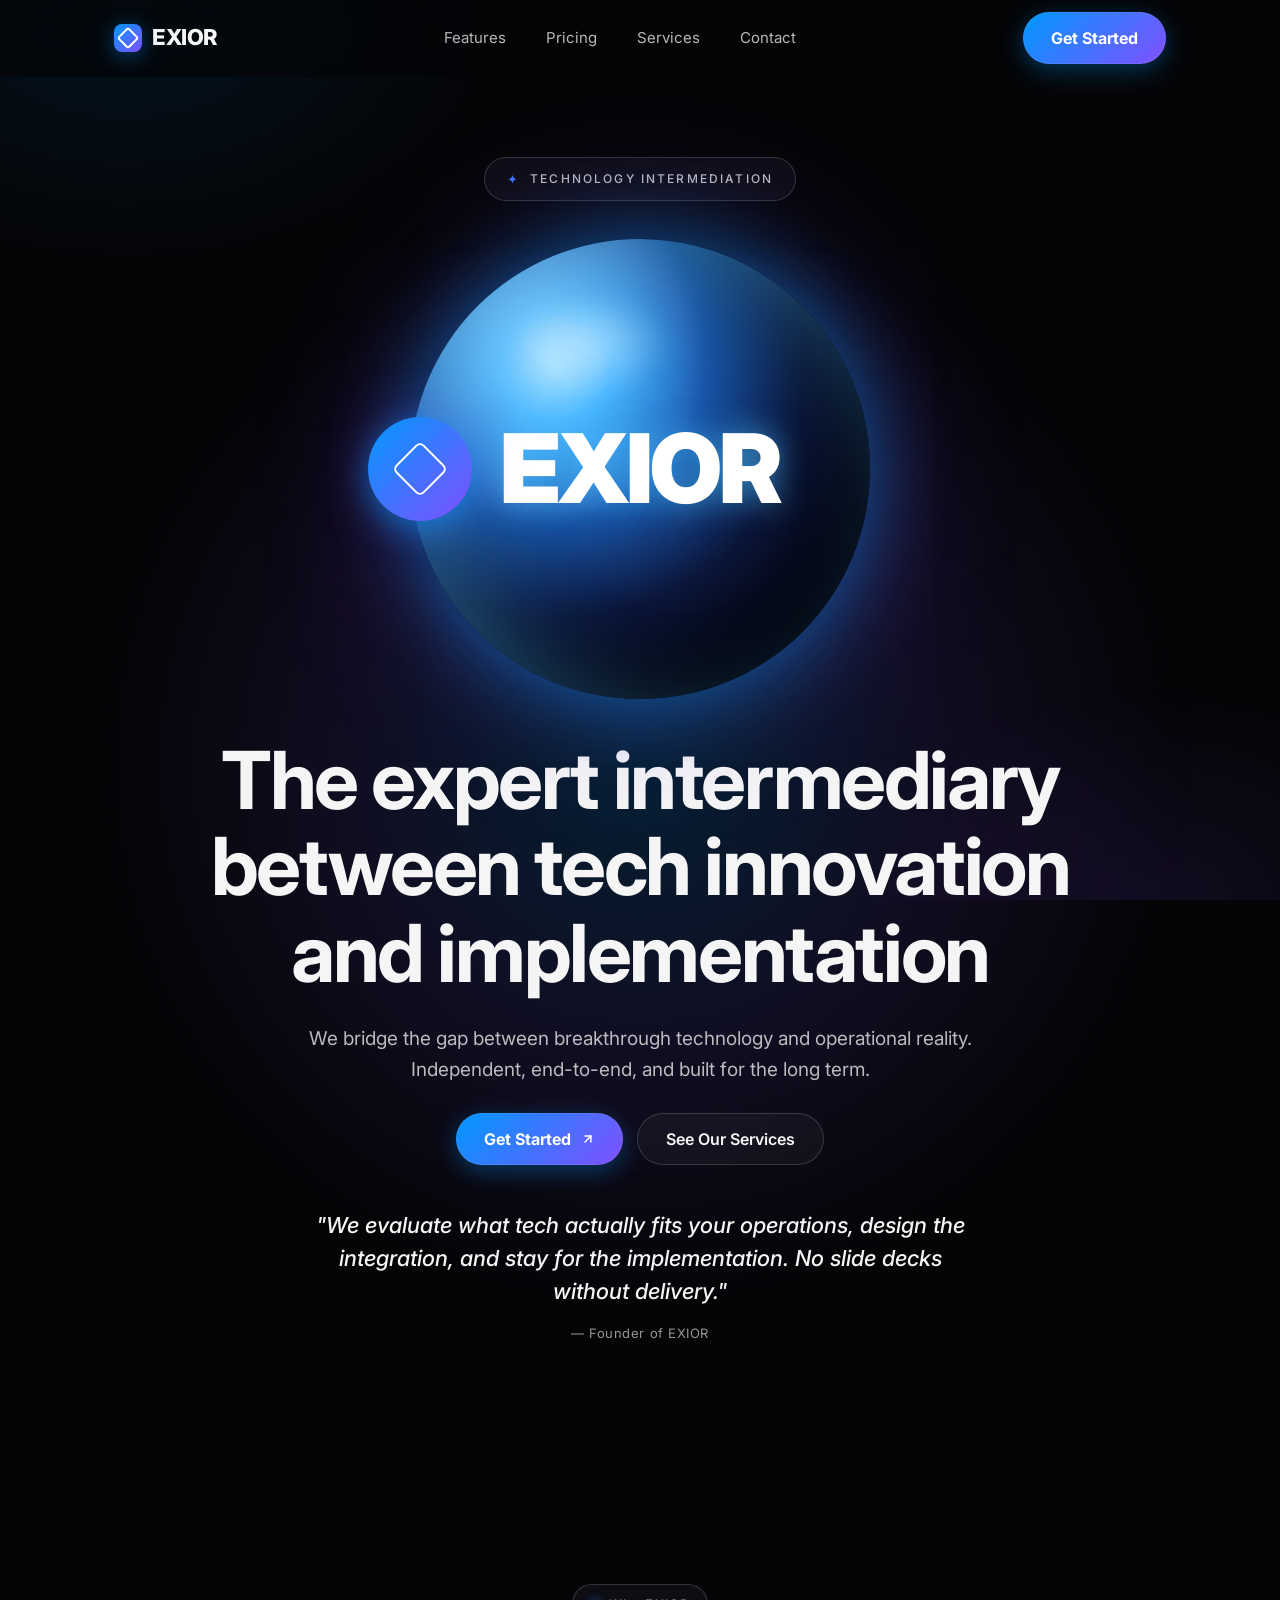
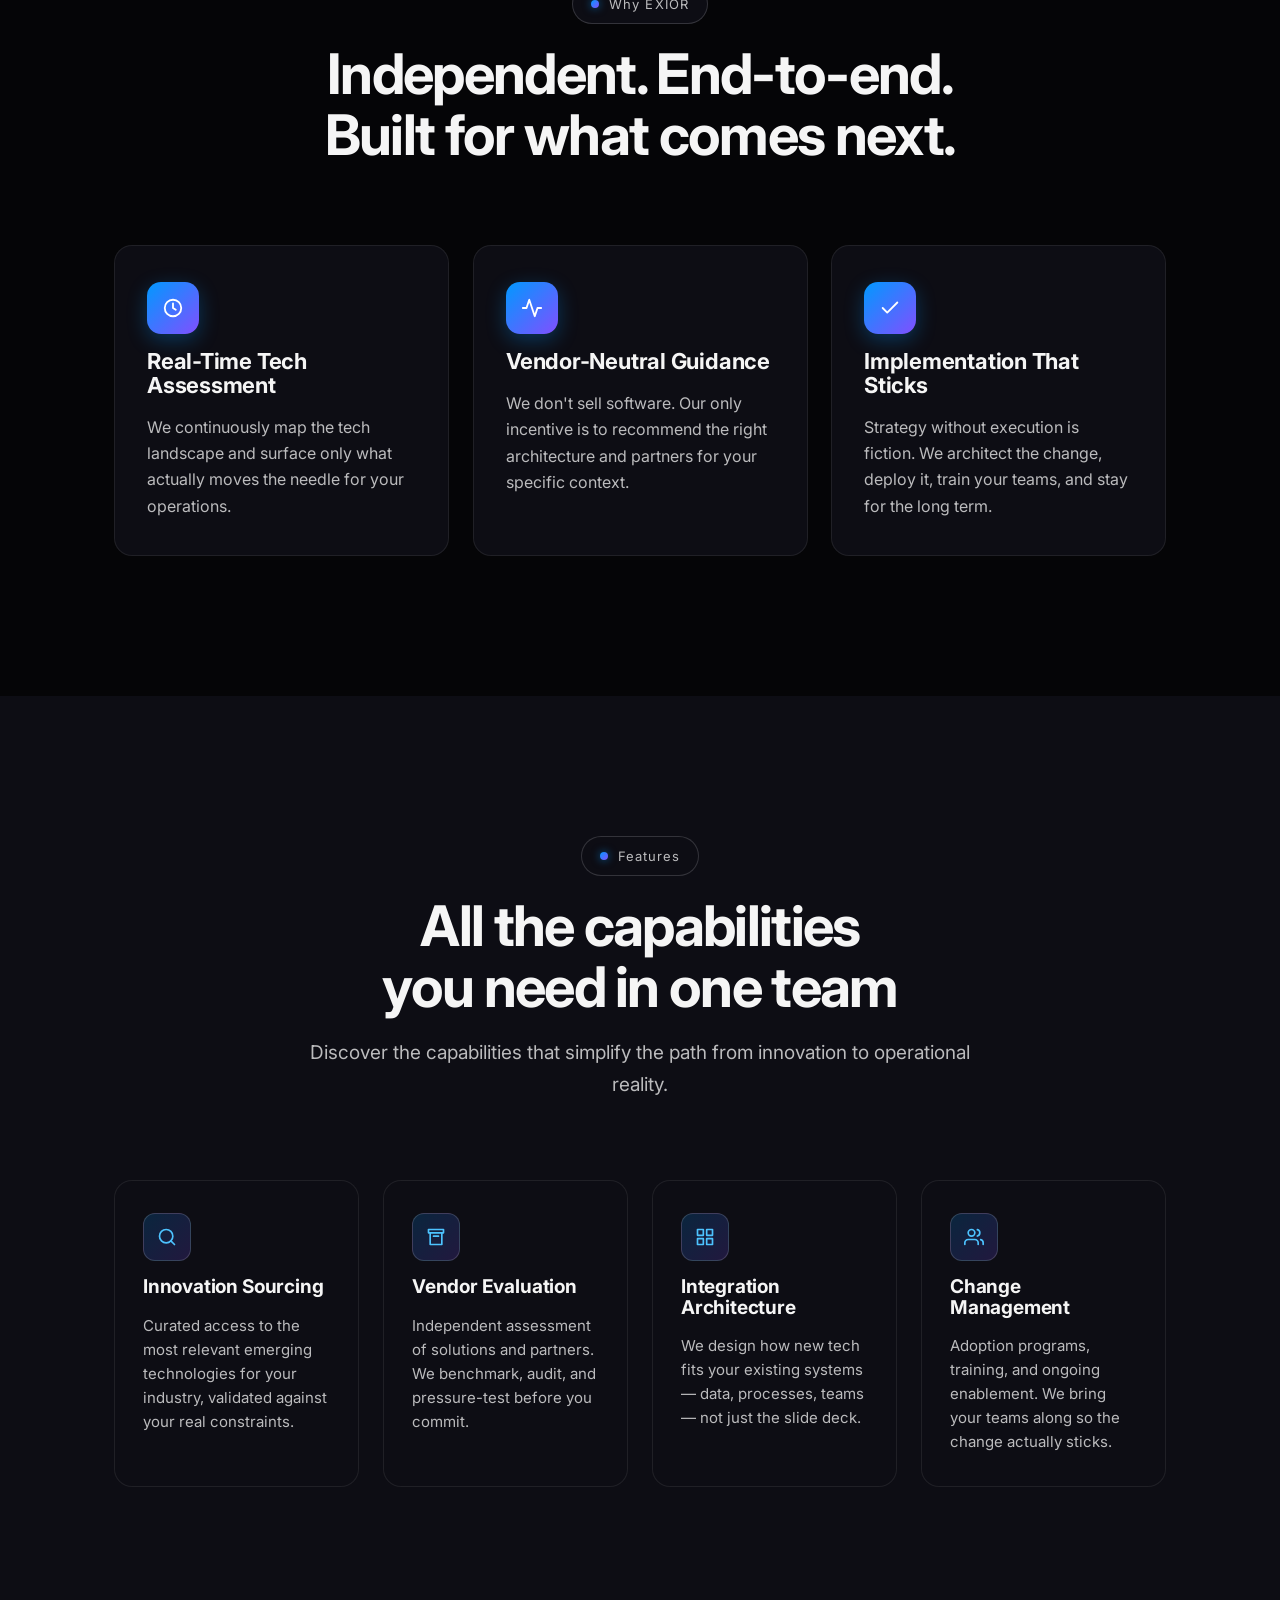
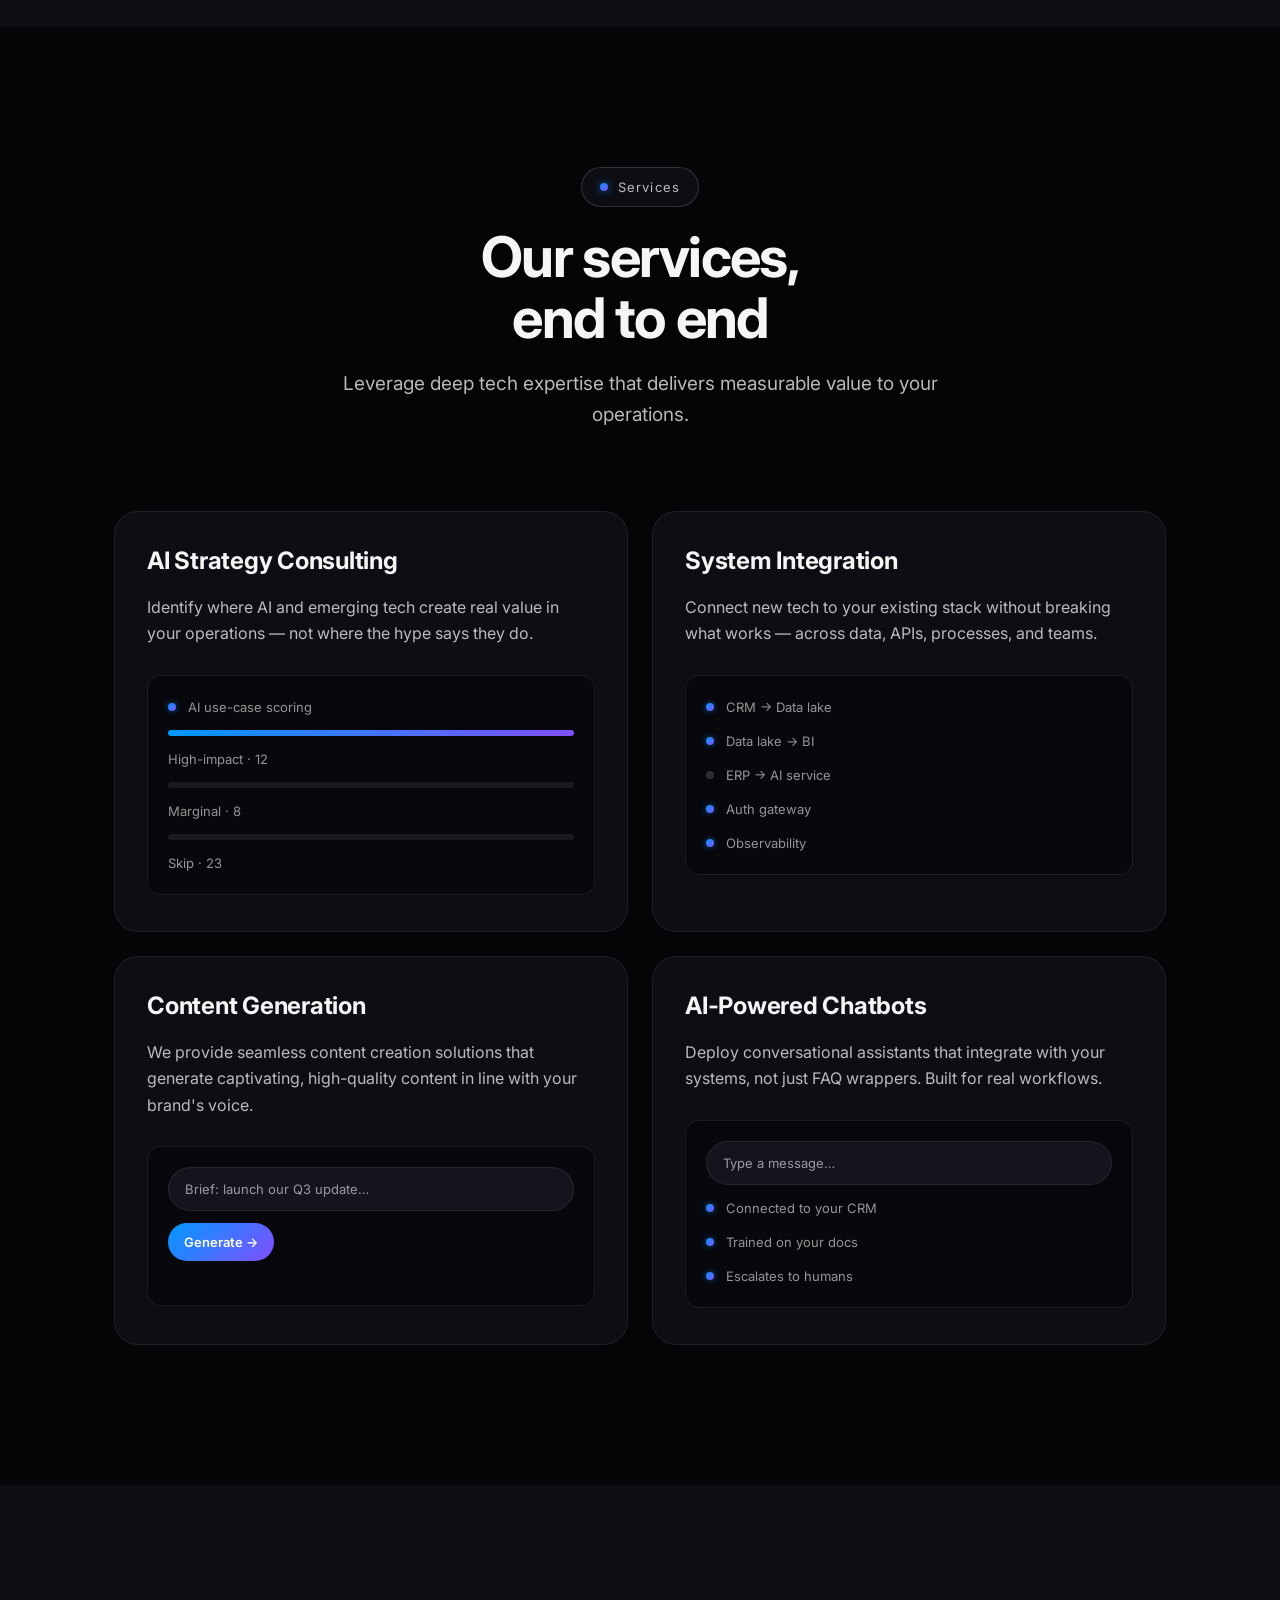
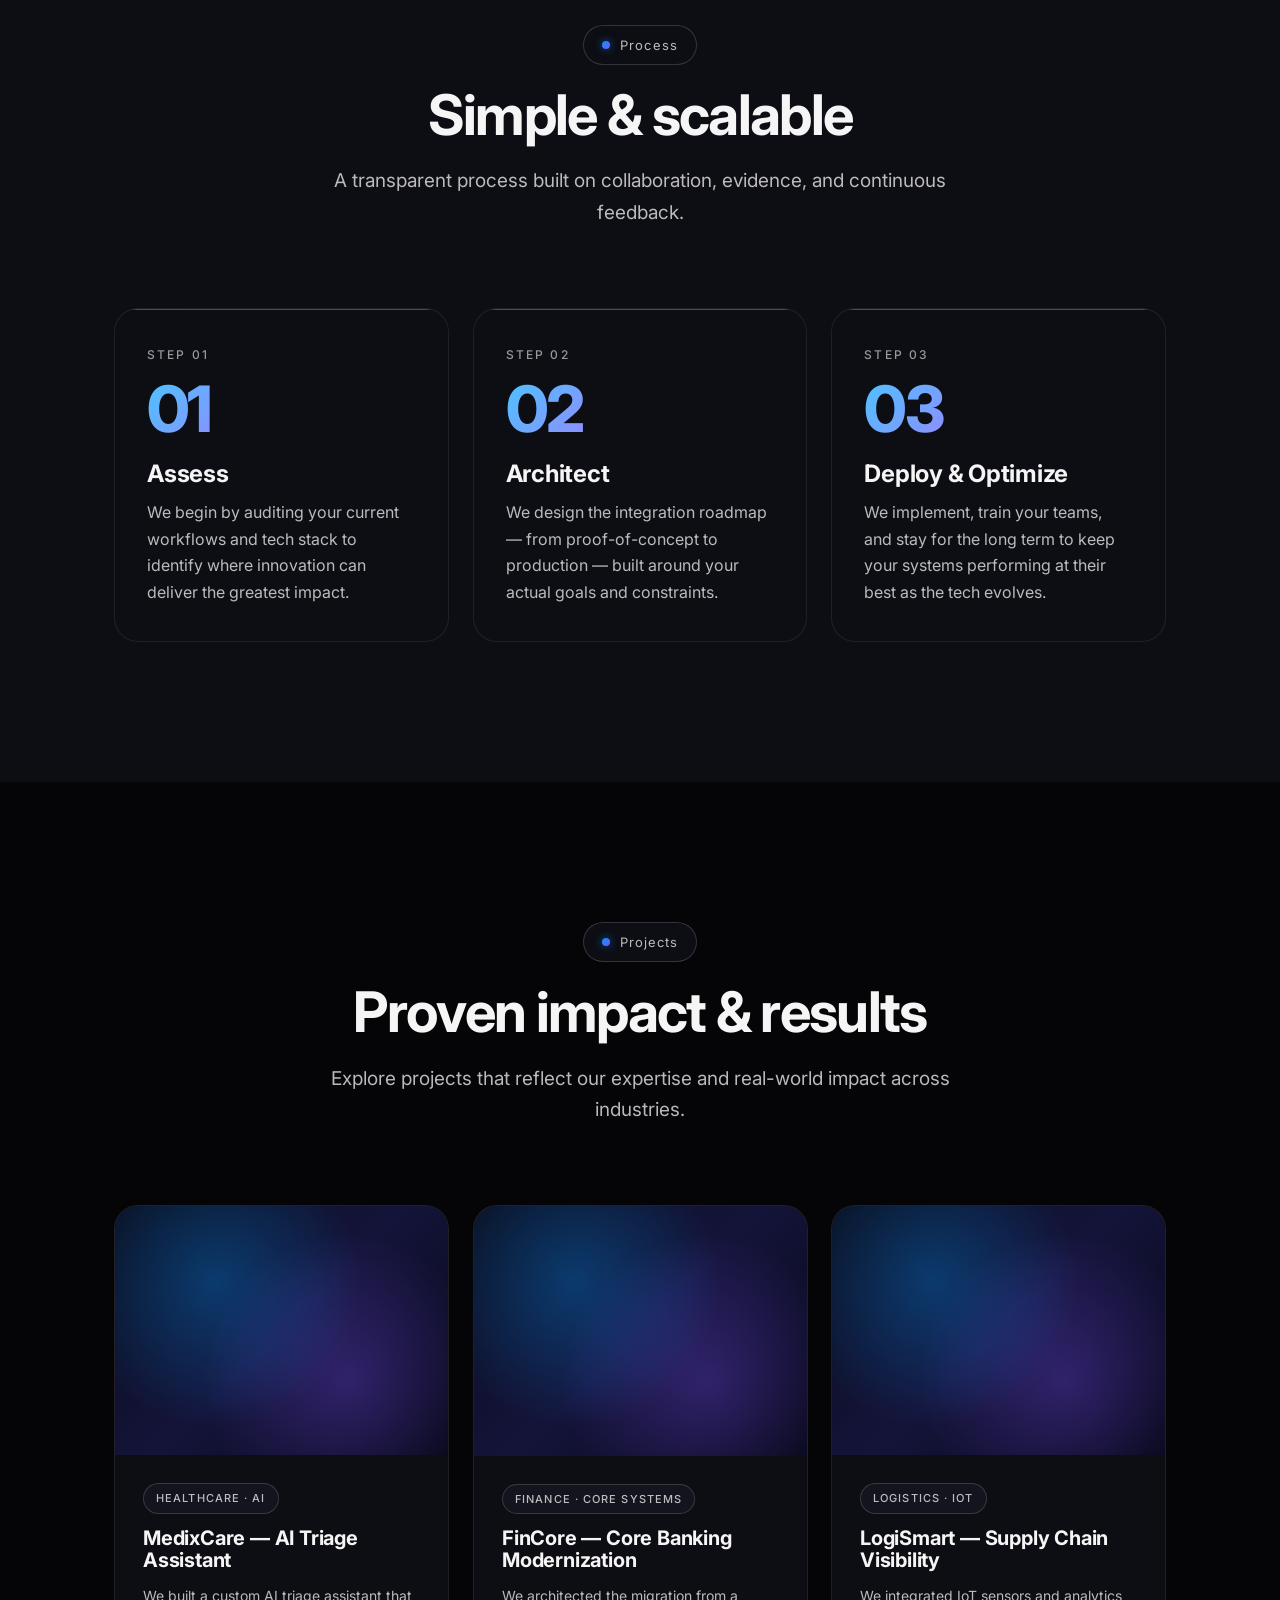
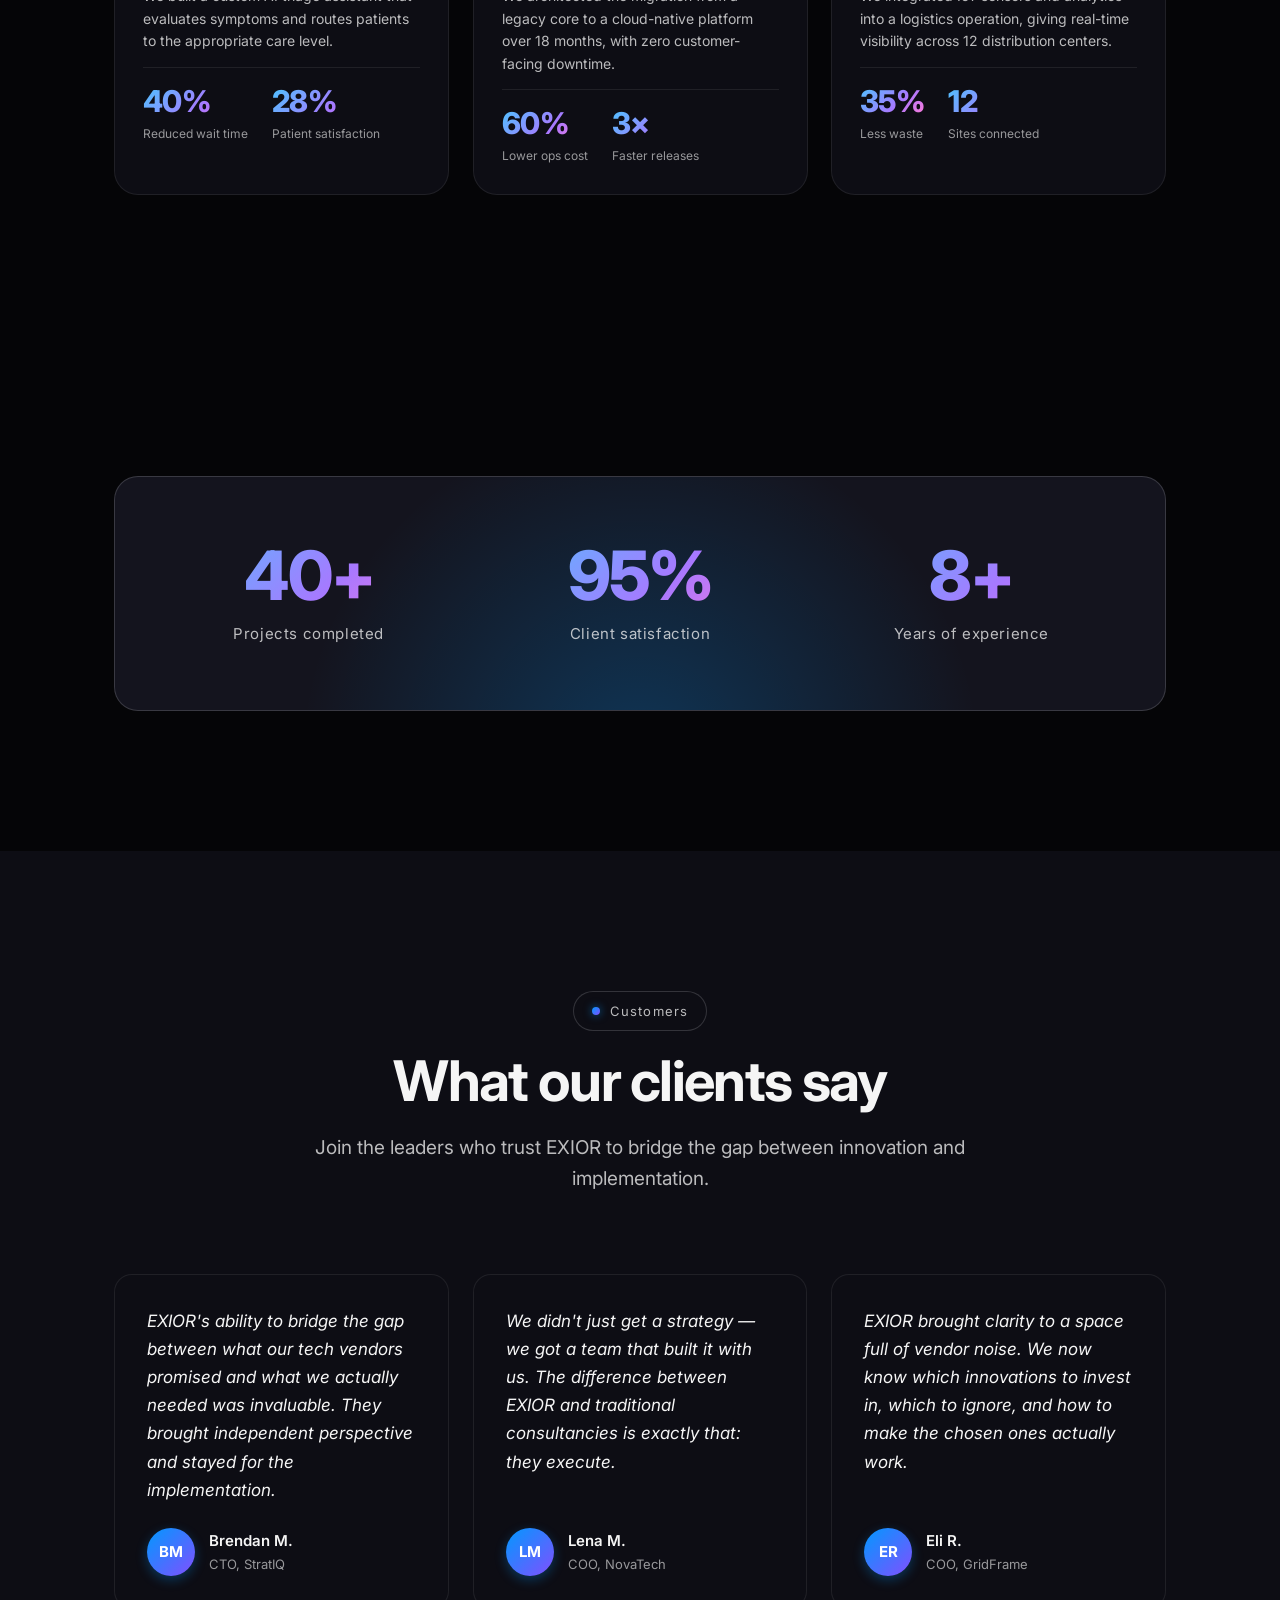
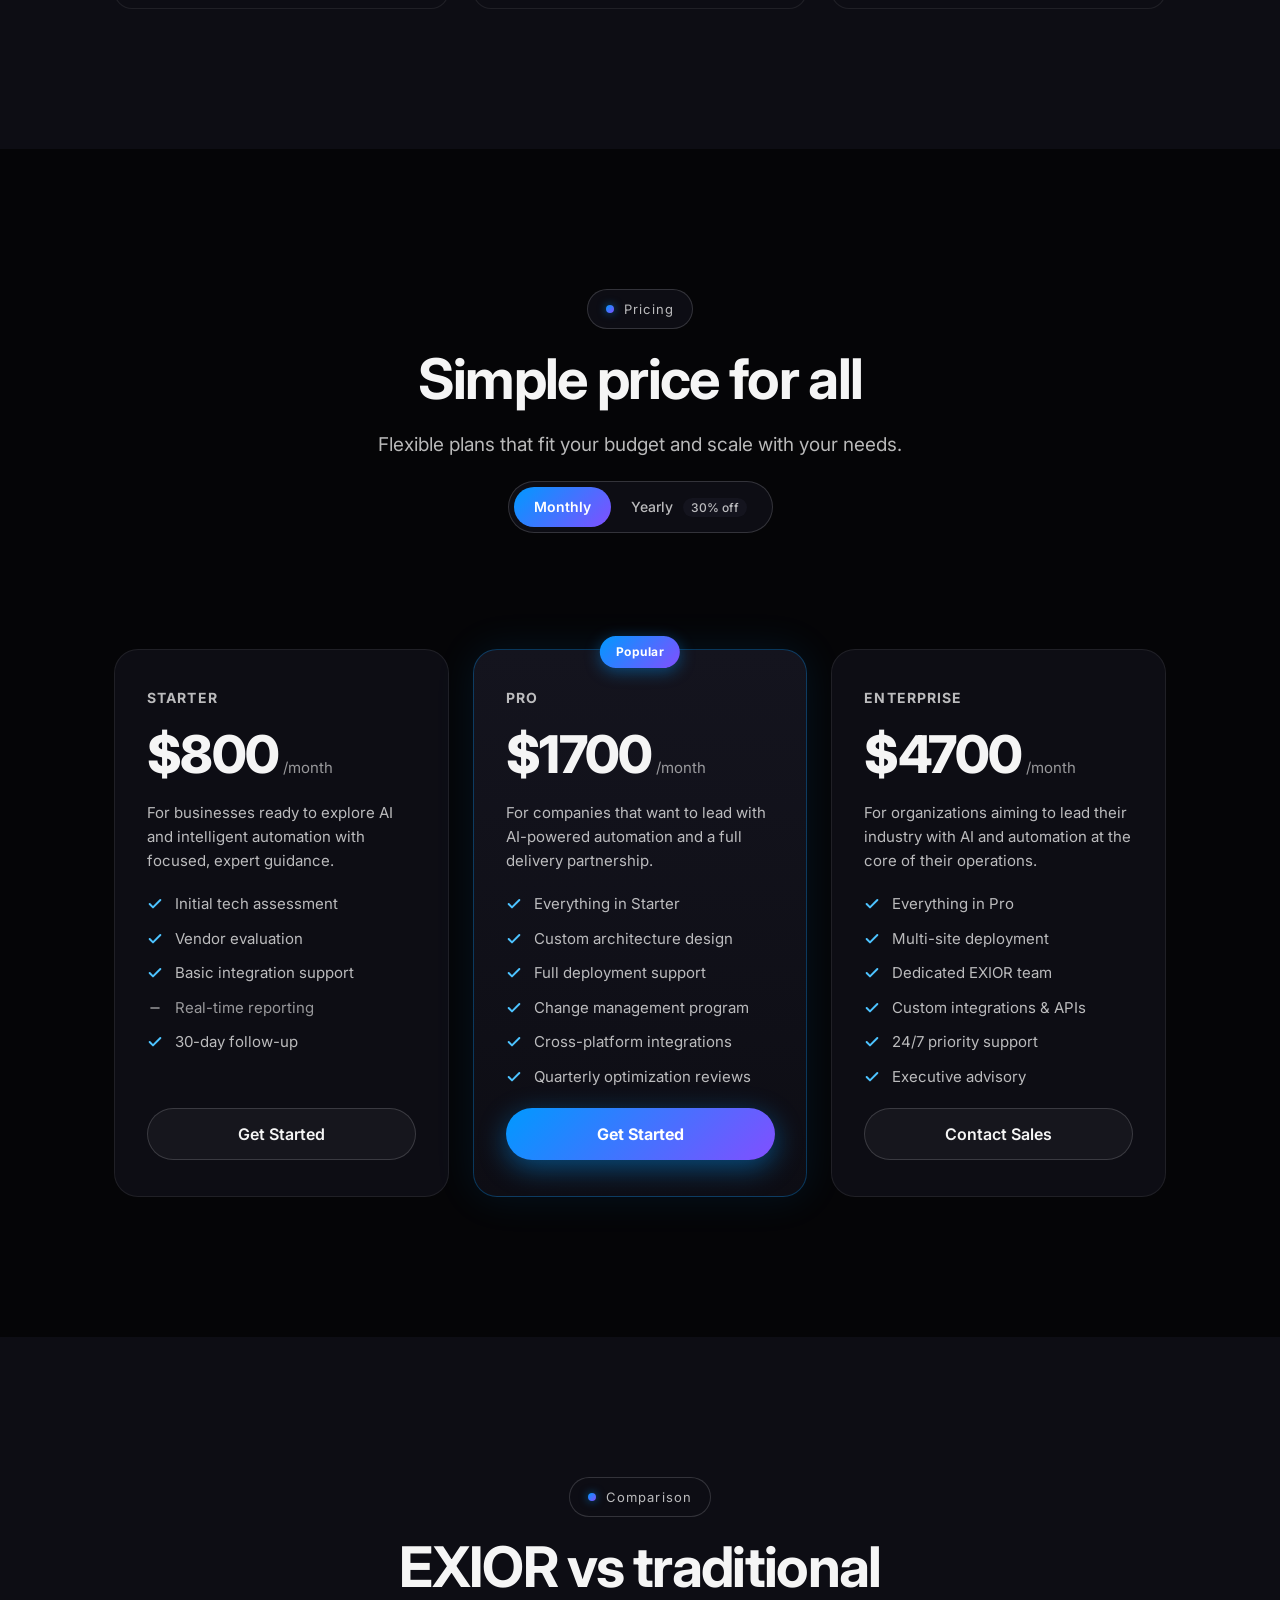
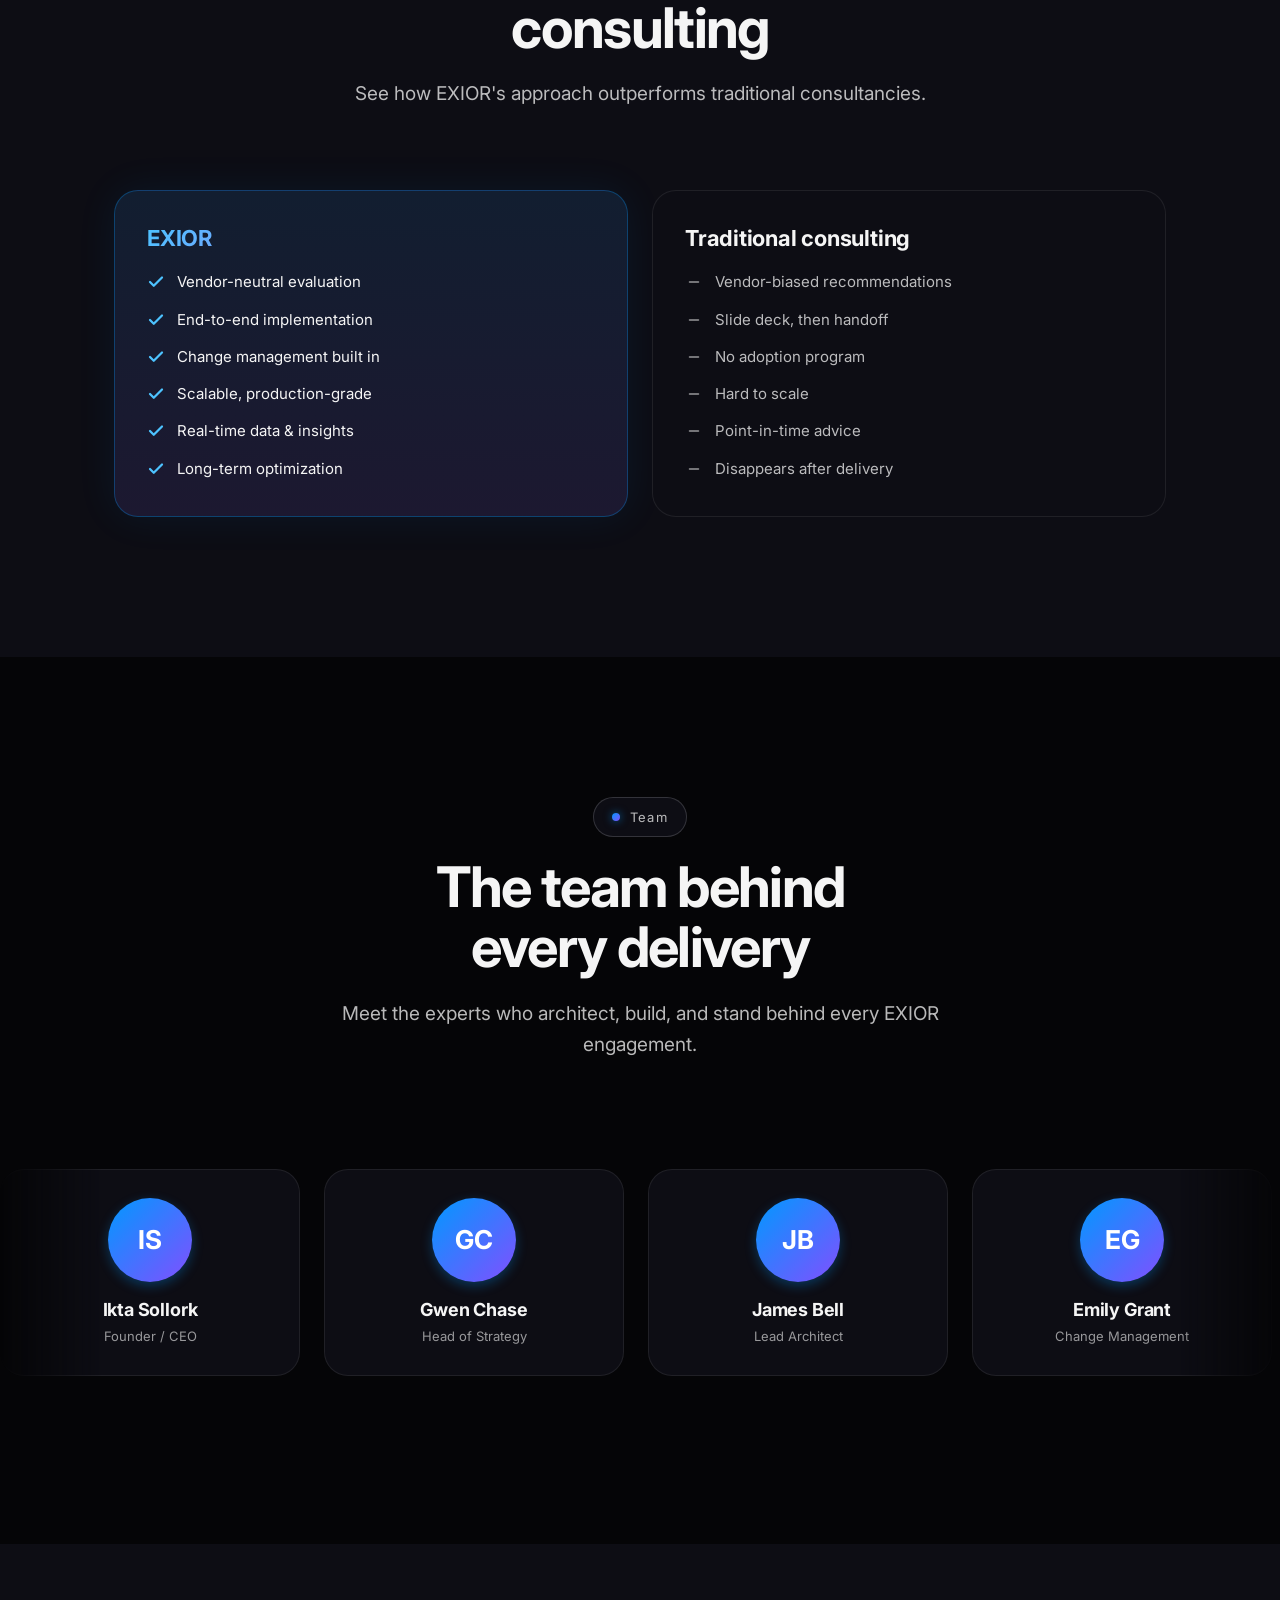
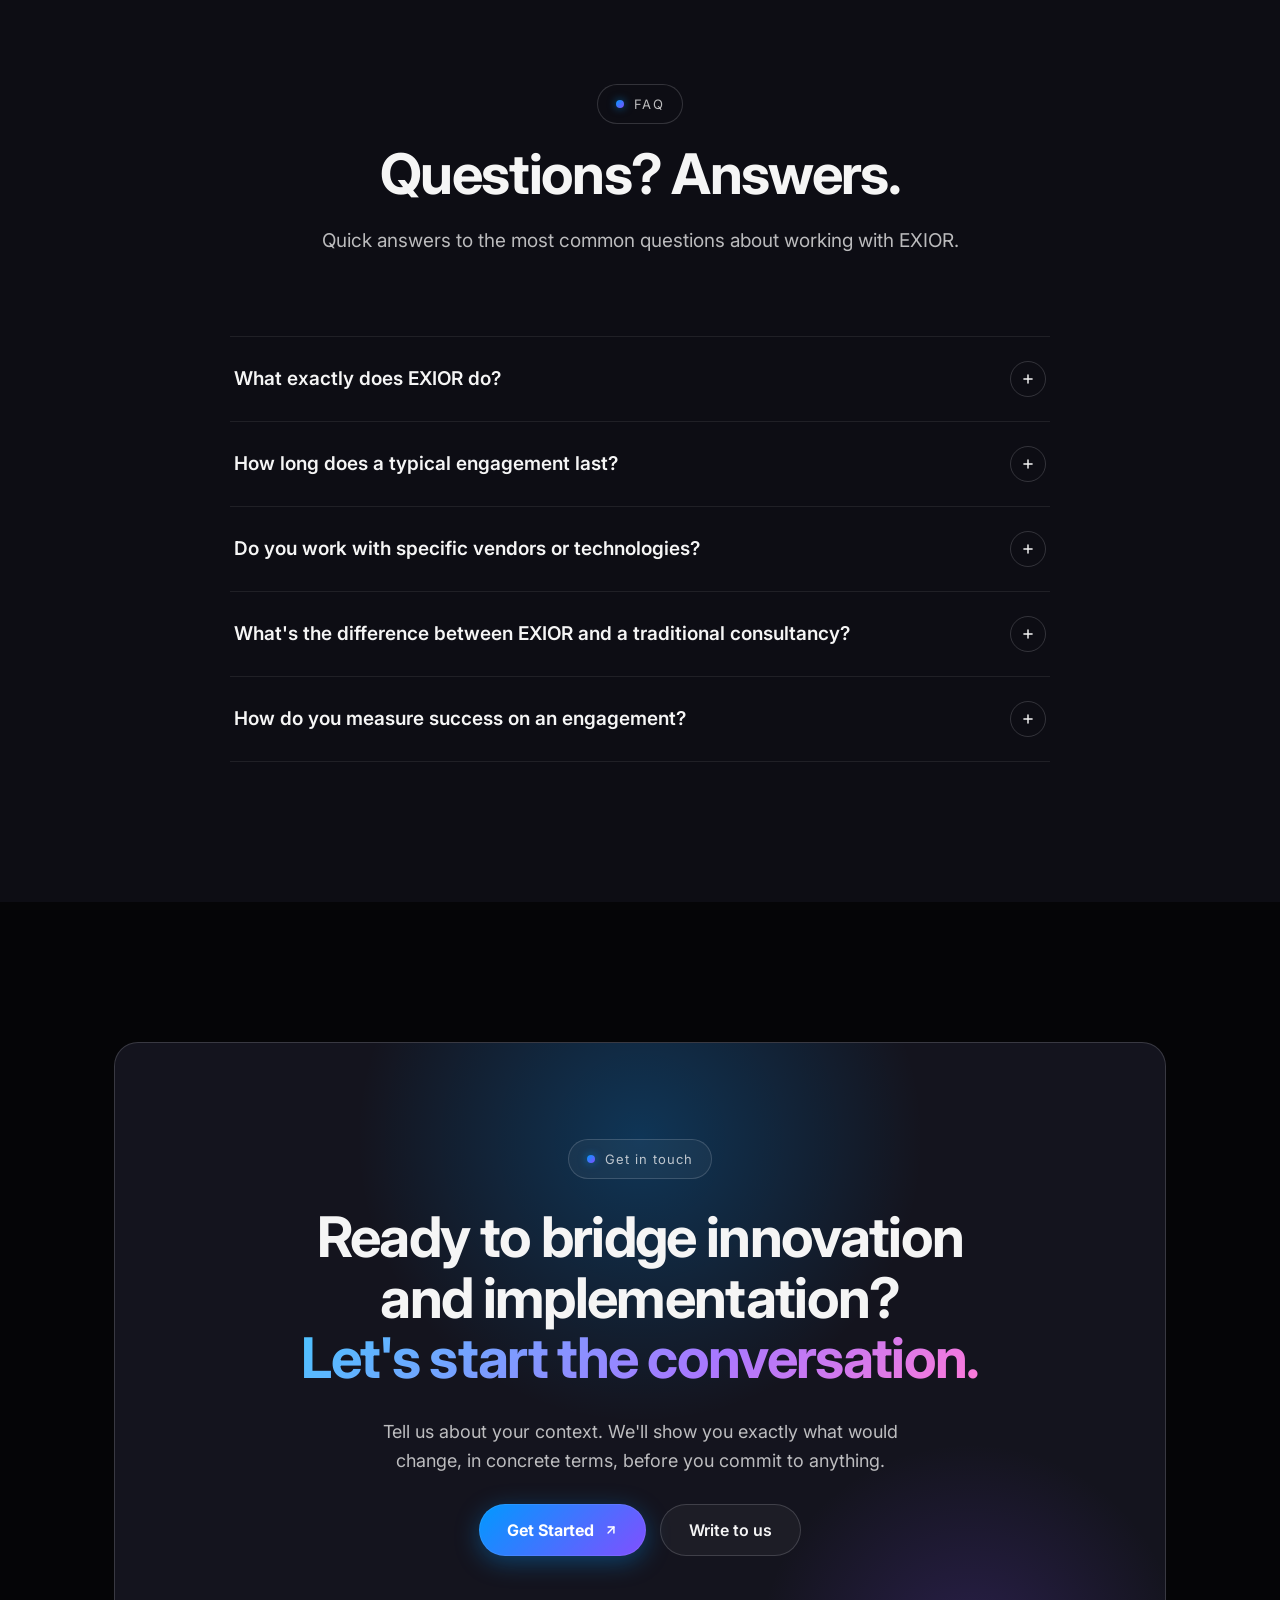
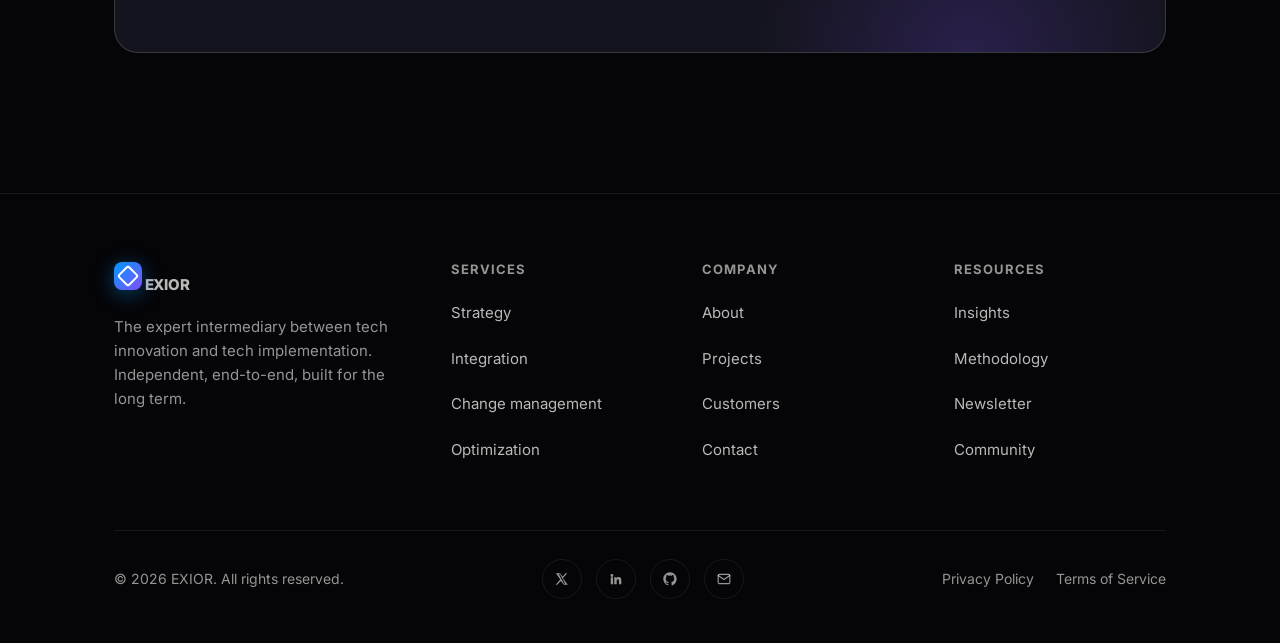
<file: exior-landing/index.html>
<!doctype html>
<html lang="en">
<head>
<meta charset="utf-8" />
<meta name="viewport" content="width=device-width,initial-scale=1" />
<title>EXIOR — The expert intermediary between tech innovation and implementation</title>
<meta name="description" content="EXIOR bridges the gap between breakthrough technology and operational reality. We evaluate, architect, and implement — independently and end to end." />

<link rel="preconnect" href="https://fonts.googleapis.com" />
<link rel="preconnect" href="https://fonts.gstatic.com" crossorigin />
<link href="https://fonts.googleapis.com/css2?family=Inter:wght@400;500;600;700;800&family=Satoshi:wght@500;600;700;800;900&display=swap" rel="stylesheet" />

<style>
  /* ============================================================
     THEME — dark, gradient, ultra-ergonomic
     WCAG AAA contrast on body, ≥48px touch targets, line-height 1.7
     ============================================================ */
  :root {
    --bg: #050507;
    --surface: #0d0d14;
    --surface-2: #14141e;
    --surface-3: #1c1c28;
    --fg: #f5f5f5;            /* AAA on bg (16.4:1) */
    --muted: rgba(245, 245, 245, 0.6);
    --muted-2: rgba(245, 245, 245, 0.75);
    --line: rgba(245, 245, 255, 0.08);
    --line-2: rgba(245, 245, 255, 0.16);

    --accent-1: #4dc3ff;       /* lighter blue for AAA on dark */
    --accent-2: #a878ff;       /* lighter purple for AAA on dark */
    --accent-1-solid: #0099ff;
    --accent-2-solid: #814fff;

    --grad: linear-gradient(135deg, #0099ff 0%, #814fff 100%);
    --grad-soft: linear-gradient(135deg, rgba(0,153,255,0.18) 0%, rgba(129,79,255,0.18) 100%);
    --grad-glow: radial-gradient(circle, rgba(0,153,255,0.25) 0%, transparent 60%);
    --grad-text: linear-gradient(135deg, #4dc3ff 0%, #a878ff 60%, #ff7ad9 100%);

    --r-sm: 12px;
    --r-md: 18px;
    --r-lg: 24px;
    --r-pill: 999px;

    --maxw: 1100px;            /* tighter for readability */

    --font-body: "Inter", "Inter Placeholder", sans-serif;
    --font-display: "Satoshi", "Satoshi Placeholder", "Inter", sans-serif;

    --ease-out: cubic-bezier(0.72, 0.21, 0.36, 1.01);
    --ease-inout: cubic-bezier(0.53, 0.27, 0.4, 1);
    --ease-soft: cubic-bezier(0.67, 0.33, 0.23, 1.02);

    --focus-ring: 0 0 0 3px rgba(77, 195, 255, 0.55);
  }

  *, *::before, *::after { box-sizing: border-box; }
  html { scroll-behavior: smooth; }
  body {
    margin: 0;
    background: var(--bg);
    color: var(--fg);
    font-family: var(--font-body);
    font-size: 18px;             /* up from 17 for readability */
    line-height: 1.7;            /* up from 1.55 for breathing */
    -webkit-font-smoothing: antialiased;
    text-rendering: optimizeLegibility;
    overflow-x: hidden;
  }
  img, svg, video { max-width: 100%; display: block; }
  a { color: inherit; text-decoration: none; }
  button { font: inherit; cursor: pointer; border: 0; background: none; color: inherit; }

  /* Skip link — accessibility */
  .skip {
    position: absolute;
    top: -100px;
    left: 16px;
    z-index: 1000;
    padding: 12px 20px;
    background: var(--surface-2);
    border: 1px solid var(--line-2);
    border-radius: var(--r-pill);
    color: var(--fg);
    font-weight: 600;
    transition: top 0.3s var(--ease-soft);
  }
  .skip:focus { top: 16px; }

  /* Focus visible — keyboard users */
  :focus-visible {
    outline: 0;
    box-shadow: var(--focus-ring);
    border-radius: var(--r-sm);
  }

  /* Subtle ambient gradient on body — fixed, doesn't scroll */
  body::before {
    content: "";
    position: fixed;
    inset: 0;
    background:
      radial-gradient(50% 50% at 10% 0%, rgba(0,153,255,0.10) 0%, transparent 60%),
      radial-gradient(40% 40% at 90% 100%, rgba(129,79,255,0.10) 0%, transparent 60%);
    pointer-events: none;
    z-index: -1;
  }

  .container {
    width: 100%;
    max-width: var(--maxw);
    margin: 0 auto;
    padding: 0 24px;
  }

  /* ============================================================
     NAV
     ============================================================ */
  .nav {
    position: sticky;
    top: 0;
    z-index: 50;
    backdrop-filter: blur(16px) saturate(140%);
    -webkit-backdrop-filter: blur(16px) saturate(140%);
    background: rgba(5, 5, 7, 0.7);
    border-bottom: 1px solid transparent;
    transition: border-color 0.4s var(--ease-soft), background 0.4s var(--ease-soft);
  }
  .nav.scrolled { border-color: var(--line); }
  .nav-inner {
    display: flex;
    align-items: center;
    justify-content: space-between;
    min-height: 76px;            /* taller for thumb reach */
  }
  .logo {
    display: inline-flex;
    align-items: center;
    gap: 10px;
    font-family: var(--font-display);
    font-weight: 800;
    font-size: 22px;
    letter-spacing: -0.02em;
  }
  .logo .mark {
    width: 28px; height: 28px;
    border-radius: 8px;
    background: var(--grad);
    position: relative;
    display: inline-block;
    box-shadow: 0 4px 20px rgba(0,153,255,0.4);
  }
  .logo .mark::before {
    content: "";
    position: absolute;
    inset: 6px;
    border: 2px solid #fff;
    border-radius: 3px;
    transform: rotate(45deg);
  }
  .nav-links {
    display: flex;
    gap: 32px;
    font-size: 15px;
    color: var(--muted-2);
  }
  .nav-links a { transition: color 0.3s var(--ease-soft); padding: 12px 4px; }
  .nav-links a:hover { color: var(--fg); }
  .nav-cta { display: flex; align-items: center; gap: 12px; }
  @media (max-width: 760px) { .nav-links { display: none; } }

  /* ============================================================
     BUTTONS — gradient, 48px+ touch targets
     ============================================================ */
  .btn {
    display: inline-flex;
    align-items: center;
    justify-content: center;
    gap: 10px;
    min-height: 52px;
    padding: 16px 28px;
    border-radius: var(--r-pill);
    font-weight: 600;
    font-size: 16px;
    line-height: 1;
    transition: transform 0.4s var(--ease-soft), background 0.3s var(--ease-soft), box-shadow 0.3s var(--ease-soft), border-color 0.3s var(--ease-soft);
    white-space: nowrap;
    will-change: transform;
  }
  .btn:active { transform: translateY(1px) scale(0.98); }
  .btn-primary {
    background: var(--grad);
    color: #fff;
    font-weight: 700;
    box-shadow: 0 6px 24px rgba(0,153,255,0.35), 0 0 0 1px rgba(255,255,255,0.08) inset;
  }
  .btn-primary:hover {
    transform: translateY(-2px);
    box-shadow: 0 12px 36px rgba(0,153,255,0.5), 0 0 0 1px rgba(255,255,255,0.12) inset;
  }
  .btn-ghost {
    background: rgba(255,255,255,0.04);
    color: var(--fg);
    border: 1px solid var(--line-2);
  }
  .btn-ghost:hover {
    background: rgba(255,255,255,0.08);
    border-color: rgba(255,255,255,0.3);
    transform: translateY(-2px);
  }

  /* ============================================================
     SECTIONS — generous padding
     ============================================================ */
  section {
    padding: 140px 0;            /* up from 120 for breathing */
    position: relative;
  }
  @media (max-width: 760px) { section { padding: 88px 0; } }

  .eyebrow {
    display: inline-flex;
    align-items: center;
    gap: 10px;
    min-height: 36px;
    padding: 8px 18px;
    border: 1px solid var(--line-2);
    border-radius: var(--r-pill);
    font-size: 13px;
    letter-spacing: 0.08em;
    color: var(--muted-2);
    background: var(--surface);
  }
  .eyebrow .pulse {
    width: 8px; height: 8px;
    border-radius: 50%;
    background: var(--grad);
    box-shadow: 0 0 8px rgba(0,153,255,0.6);
  }
  h1, h2, h3 {
    font-family: var(--font-display);
    font-weight: 700;
    letter-spacing: -0.03em;
    line-height: 1.08;
    margin: 0;
  }
  h1 { font-size: clamp(44px, 6.8vw, 80px); }
  h2 { font-size: clamp(32px, 4.4vw, 56px); }
  h3 { font-size: 22px; letter-spacing: -0.01em; }
  p { margin: 0; }
  .lede { color: var(--muted-2); font-size: 19px; max-width: 58ch; line-height: 1.65; }

  .section-head {
    text-align: center;
    max-width: 760px;
    margin: 0 auto 80px;
    display: flex;
    flex-direction: column;
    align-items: center;
    gap: 20px;
  }

  .grad-text {
    background: var(--grad-text);
    -webkit-background-clip: text; background-clip: text; -webkit-text-fill-color: transparent;
  }

  /* ============================================================
     HERO + 3D ORB (dark, glowing, neon)
     ============================================================ */
  .hero {
    padding: 80px 0 100px;
    overflow: hidden;
    position: relative;
  }
  .hero::before {
    content: "";
    position: absolute;
    top: 10%;
    left: 50%;
    transform: translateX(-50%);
    width: 1100px;
    height: 1100px;
    background:
      radial-gradient(circle, rgba(0,153,255,0.18) 0%, rgba(129,79,255,0.10) 40%, transparent 70%);
    pointer-events: none;
    z-index: 0;
    filter: blur(20px);
  }
  .hero-inner {
    position: relative;
    z-index: 1;
    text-align: center;
    display: flex;
    flex-direction: column;
    align-items: center;
    gap: 28px;
  }

  /* 3D neon orb — dark version, glowing */
  .orb-wrap {
    position: relative;
    width: 100%;
    max-width: 900px;
    height: 480px;
    margin: 0 auto;
    display: flex;
    align-items: center;
    justify-content: center;
  }
  .orb {
    position: relative;
    width: 460px;
    height: 460px;
    border-radius: 50%;
    background:
      radial-gradient(circle at 32% 28%,
        #4dc3ff 0%,
        #0099ff 12%,
        #1a5fb8 30%,
        #0e1c4a 55%,
        #050715 85%);
    box-shadow:
      inset 40px 30px 100px rgba(77, 195, 255, 0.4),
      inset -50px -50px 120px rgba(0, 0, 0, 0.7),
      0 0 80px rgba(0, 153, 255, 0.5),
      0 0 160px rgba(129, 79, 255, 0.3);
    animation: orb-pulse 6s ease-in-out infinite;
    will-change: transform;
  }
  @keyframes orb-pulse {
    0%, 100% { transform: scale(1) rotate(0deg); box-shadow: inset 40px 30px 100px rgba(77, 195, 255, 0.4), inset -50px -50px 120px rgba(0, 0, 0, 0.7), 0 0 80px rgba(0, 153, 255, 0.5), 0 0 160px rgba(129, 79, 255, 0.3); }
    50% { transform: scale(1.03) rotate(3deg); box-shadow: inset 40px 30px 100px rgba(77, 195, 255, 0.5), inset -50px -50px 120px rgba(0, 0, 0, 0.7), 0 0 100px rgba(0, 153, 255, 0.7), 0 0 200px rgba(129, 79, 255, 0.4); }
  }
  .orb::before {
    content: "";
    position: absolute;
    inset: 0;
    border-radius: 50%;
    background:
      radial-gradient(ellipse at 30% 25%, rgba(255,255,255,0.5) 0%, transparent 35%);
    pointer-events: none;
  }
  .orb::after {
    content: "";
    position: absolute;
    top: 12%;
    left: 22%;
    width: 35%;
    height: 22%;
    border-radius: 50%;
    background: radial-gradient(ellipse, rgba(255,255,255,0.4) 0%, transparent 70%);
    filter: blur(10px);
    pointer-events: none;
  }
  .orb-title {
    position: absolute;
    top: 50%;
    left: 50%;
    transform: translate(-50%, -50%);
    z-index: 2;
    font-family: var(--font-display);
    font-weight: 900;
    font-size: clamp(48px, 8vw, 96px);
    letter-spacing: -0.03em;
    text-align: center;
    pointer-events: none;
    color: #fff;
    text-shadow: 0 0 30px rgba(77, 195, 255, 0.6);
  }
  .orb-emblem {
    position: absolute;
    top: 50%;
    left: 50%;
    transform: translate(calc(-50% - 220px), -50%);
    z-index: 3;
    width: 104px;
    height: 104px;
    border-radius: 50%;
    background: var(--grad);
    display: grid;
    place-items: center;
    box-shadow: 0 8px 30px rgba(0, 153, 255, 0.5), 0 0 60px rgba(129, 79, 255, 0.3);
    animation: emblem-float 6s ease-in-out infinite;
  }
  @keyframes emblem-float {
    0%, 100% { transform: translate(calc(-50% - 220px), -50%) translateY(0); }
    50% { transform: translate(calc(-50% - 220px), -50%) translateY(-10px); }
  }
  .orb-emblem::before {
    content: "";
    width: 40px;
    height: 40px;
    border: 2.5px solid #fff;
    border-radius: 6px;
    transform: rotate(45deg);
  }
  @media (max-width: 760px) {
    .orb-wrap { height: 320px; }
    .orb { width: 300px; height: 300px; }
    .orb-emblem { width: 72px; height: 72px; transform: translate(calc(-50% - 140px), -50%); }
    .orb-emblem::before { width: 26px; height: 26px; }
    @keyframes emblem-float {
      0%, 100% { transform: translate(calc(-50% - 140px), -50%) translateY(0); }
      50% { transform: translate(calc(-50% - 140px), -50%) translateY(-6px); }
    }
  }

  .hero-cta { display: flex; gap: 14px; flex-wrap: wrap; justify-content: center; }
  .hero-tag {
    max-width: 58ch;
    color: var(--muted-2);
    font-size: 19px;
    line-height: 1.6;
    margin: 0 auto;
  }
  .hero-eyebrow {
    display: inline-flex;
    align-items: center;
    gap: 10px;
    min-height: 40px;
    padding: 10px 22px;
    border-radius: var(--r-pill);
    background: var(--surface);
    border: 1px solid var(--line-2);
    font-size: 12px;
    letter-spacing: 0.18em;
    color: var(--muted-2);
    text-transform: uppercase;
    font-weight: 500;
  }
  .hero-eyebrow::before {
    content: "✦";
    background: var(--grad);
    -webkit-background-clip: text; background-clip: text; -webkit-text-fill-color: transparent;
    font-size: 13px;
  }

  .hero-quote {
    margin-top: 16px;
    text-align: center;
    max-width: 60ch;
    margin-left: auto;
    margin-right: auto;
  }
  .hero-quote p {
    font-family: var(--font-display);
    font-weight: 500;
    font-size: clamp(18px, 2vw, 22px);
    line-height: 1.5;
    color: var(--fg);
    font-style: italic;
  }
  .hero-quote .who {
    margin-top: 14px;
    color: var(--muted);
    font-size: 13px;
    font-style: normal;
    letter-spacing: 0.04em;
  }

  /* ============================================================
     BENEFITS
     ============================================================ */
  .benefits-grid {
    display: grid;
    grid-template-columns: repeat(3, 1fr);
    gap: 24px;
  }
  @media (max-width: 860px) { .benefits-grid { grid-template-columns: 1fr; } }
  .benefit {
    background: var(--surface);
    border: 1px solid var(--line);
    border-radius: var(--r-md);
    padding: 36px 32px;
    display: flex;
    flex-direction: column;
    gap: 16px;
    transition: transform 0.5s var(--ease-out), border-color 0.3s var(--ease-soft), box-shadow 0.5s var(--ease-out);
    position: relative;
    overflow: hidden;
    will-change: transform;
  }
  .benefit::before {
    content: "";
    position: absolute;
    top: 0; left: 0; right: 0;
    height: 1px;
    background: var(--grad);
    opacity: 0;
    transition: opacity 0.4s var(--ease-soft);
  }
  .benefit:hover {
    transform: translateY(-4px);
    border-color: var(--line-2);
    box-shadow: 0 20px 50px rgba(0,153,255,0.1);
  }
  .benefit:hover::before { opacity: 1; }
  .benefit h3 { font-size: 22px; }
  .benefit p { color: var(--muted-2); font-size: 16px; line-height: 1.65; }
  .benefit .icon {
    width: 52px; height: 52px;
    border-radius: 14px;
    background: var(--grad);
    color: #fff;
    display: grid;
    place-items: center;
    box-shadow: 0 6px 20px rgba(0,153,255,0.3);
  }

  /* ============================================================
     FEATURES
     ============================================================ */
  .features-grid {
    display: grid;
    grid-template-columns: repeat(4, 1fr);
    gap: 24px;
  }
  @media (max-width: 980px) { .features-grid { grid-template-columns: repeat(2, 1fr); } }
  @media (max-width: 540px) { .features-grid { grid-template-columns: 1fr; } }
  .feature {
    background: var(--surface);
    border: 1px solid var(--line);
    border-radius: var(--r-md);
    padding: 32px 28px;
    display: flex;
    flex-direction: column;
    gap: 16px;
    transition: transform 0.5s var(--ease-out), border-color 0.3s var(--ease-soft), box-shadow 0.5s var(--ease-out);
    will-change: transform;
  }
  .feature:hover {
    transform: translateY(-4px);
    border-color: var(--line-2);
    box-shadow: 0 20px 50px rgba(0,153,255,0.1);
  }
  .feature .icon {
    width: 48px; height: 48px;
    border-radius: 12px;
    background: var(--grad-soft);
    border: 1px solid var(--line-2);
    display: grid; place-items: center;
    color: var(--accent-1);
  }
  .feature h3 { font-size: 19px; }
  .feature p { color: var(--muted-2); font-size: 15px; line-height: 1.6; }

  /* ============================================================
     SERVICES
     ============================================================ */
  .services-grid {
    display: grid;
    grid-template-columns: repeat(2, 1fr);
    gap: 24px;
  }
  @media (max-width: 760px) { .services-grid { grid-template-columns: 1fr; } }
  .service {
    background: var(--surface);
    border: 1px solid var(--line);
    border-radius: var(--r-lg);
    padding: 36px 32px;
    display: flex;
    flex-direction: column;
    gap: 20px;
    transition: transform 0.5s var(--ease-out), border-color 0.3s var(--ease-soft), box-shadow 0.5s var(--ease-out);
    position: relative;
    overflow: hidden;
    will-change: transform;
  }
  .service:hover {
    transform: translateY(-4px);
    border-color: var(--line-2);
    box-shadow: 0 24px 60px rgba(0,153,255,0.12);
  }
  .service h3 { font-size: 24px; }
  .service p { color: var(--muted-2); font-size: 16px; line-height: 1.65; }
  .service .mockup {
    margin-top: 8px;
    background: rgba(0,0,0,0.4);
    border: 1px solid var(--line);
    border-radius: 14px;
    padding: 20px;
    min-height: 160px;
    display: flex;
    flex-direction: column;
    gap: 12px;
  }
  .mockup .row { display: flex; align-items: center; gap: 12px; }
  .mockup .dot { width: 8px; height: 8px; border-radius: 50%; background: var(--line-2); }
  .mockup .dot.on { background: var(--grad); box-shadow: 0 0 6px rgba(0,153,255,0.5); }
  .mockup .bar { flex: 1; height: 6px; background: var(--line); border-radius: 4px; }
  .mockup .bar.filled { background: var(--grad); }
  .mockup .label { font-size: 13px; color: var(--muted); }
  .mockup .input {
    background: var(--surface-2);
    border: 1px solid var(--line);
    border-radius: var(--r-pill);
    padding: 10px 16px;
    font-size: 13px;
    color: var(--muted);
  }
  .mockup .generate {
    align-self: flex-start;
    background: var(--grad);
    color: #fff;
    font-size: 13px;
    font-weight: 600;
    padding: 8px 16px;
    border-radius: var(--r-pill);
  }

  /* ============================================================
     PROCESS
     ============================================================ */
  .process {
    display: grid;
    grid-template-columns: repeat(3, 1fr);
    gap: 24px;
  }
  @media (max-width: 860px) { .process { grid-template-columns: 1fr; } }
  .step {
    background: var(--surface);
    border: 1px solid var(--line);
    border-radius: var(--r-lg);
    padding: 36px 32px;
    position: relative;
    transition: transform 0.5s var(--ease-out), border-color 0.3s var(--ease-soft);
    overflow: hidden;
  }
  .step::before {
    content: "";
    position: absolute;
    top: 0; left: 0; right: 0;
    height: 1px;
    background: var(--grad);
    opacity: 0.6;
  }
  .step:hover { transform: translateY(-3px); border-color: var(--line-2); }
  .step .num {
    font-family: var(--font-display);
    font-weight: 800;
    font-size: 64px;
    line-height: 1;
    background: var(--grad-text);
    -webkit-background-clip: text; background-clip: text; -webkit-text-fill-color: transparent;
    margin-bottom: 20px;
    letter-spacing: -0.04em;
  }
  .step h3 { font-size: 24px; margin-bottom: 12px; }
  .step p { color: var(--muted-2); font-size: 16px; line-height: 1.65; }
  .step .label {
    color: var(--muted);
    font-size: 12px;
    letter-spacing: 0.18em;
    text-transform: uppercase;
    margin-bottom: 12px;
    font-weight: 500;
  }

  /* ============================================================
     PROJECTS
     ============================================================ */
  .projects-grid {
    display: grid;
    grid-template-columns: repeat(3, 1fr);
    gap: 24px;
  }
  @media (max-width: 980px) { .projects-grid { grid-template-columns: 1fr; } }
  .project {
    background: var(--surface);
    border: 1px solid var(--line);
    border-radius: var(--r-lg);
    overflow: hidden;
    display: flex;
    flex-direction: column;
    transition: transform 0.5s var(--ease-out), box-shadow 0.5s var(--ease-out);
    will-change: transform;
  }
  .project:hover { transform: translateY(-4px); box-shadow: 0 24px 60px rgba(0,153,255,0.15); }
  .project .thumb {
    aspect-ratio: 4/3;
    background:
      radial-gradient(circle at 30% 30%, rgba(0,153,255,0.3) 0%, transparent 50%),
      radial-gradient(circle at 70% 70%, rgba(129,79,255,0.3) 0%, transparent 50%),
      linear-gradient(135deg, #0a0e1f 0%, #14143a 50%, #050715 100%);
    position: relative;
    overflow: hidden;
  }
  .project .body { padding: 28px; display: flex; flex-direction: column; gap: 14px; }
  .project .tag {
    display: inline-flex;
    align-items: center;
    padding: 5px 12px;
    border-radius: var(--r-pill);
    background: var(--surface-2);
    border: 1px solid var(--line-2);
    font-size: 11px;
    letter-spacing: 0.1em;
    color: var(--muted-2);
    text-transform: uppercase;
    width: fit-content;
    font-weight: 500;
  }
  .project h3 { font-size: 20px; }
  .project p { color: var(--muted-2); font-size: 14px; line-height: 1.6; }
  .project .stats {
    display: flex;
    gap: 24px;
    padding-top: 18px;
    border-top: 1px solid var(--line);
  }
  .project .stat .num {
    font-family: var(--font-display);
    font-weight: 800;
    font-size: 30px;
    line-height: 1;
    letter-spacing: -0.02em;
    background: var(--grad-text);
    -webkit-background-clip: text; background-clip: text; -webkit-text-fill-color: transparent;
  }
  .project .stat .lbl {
    margin-top: 8px;
    color: var(--muted);
    font-size: 12px;
  }

  /* ============================================================
     STATS BAR
     ============================================================ */
  .stats-bar {
    background: var(--surface-2);
    border: 1px solid var(--line-2);
    border-radius: var(--r-lg);
    padding: 64px 40px;
    display: grid;
    grid-template-columns: repeat(3, 1fr);
    gap: 24px;
    position: relative;
    overflow: hidden;
  }
  .stats-bar::before {
    content: "";
    position: absolute;
    top: -50%;
    left: 50%;
    transform: translateX(-50%);
    width: 800px; height: 800px;
    background: var(--grad-glow);
    pointer-events: none;
  }
  @media (max-width: 760px) { .stats-bar { grid-template-columns: 1fr; padding: 48px 28px; } }
  .stats-bar .stat { text-align: center; position: relative; z-index: 1; }
  .stats-bar .num {
    font-family: var(--font-display);
    font-weight: 800;
    font-size: clamp(44px, 5.6vw, 68px);
    line-height: 1;
    letter-spacing: -0.03em;
    background: var(--grad-text);
    -webkit-background-clip: text; background-clip: text; -webkit-text-fill-color: transparent;
  }
  .stats-bar .lbl {
    margin-top: 12px;
    color: var(--muted-2);
    font-size: 15px;
    letter-spacing: 0.04em;
  }

  /* ============================================================
     TESTIMONIALS
     ============================================================ */
  .testi-grid {
    display: grid;
    grid-template-columns: repeat(3, 1fr);
    gap: 24px;
  }
  @media (max-width: 980px) { .testi-grid { grid-template-columns: 1fr; } }
  .testi {
    background: var(--surface);
    border: 1px solid var(--line);
    border-radius: var(--r-md);
    padding: 32px;
    display: flex;
    flex-direction: column;
    gap: 24px;
    transition: transform 0.5s var(--ease-out), border-color 0.3s var(--ease-soft);
  }
  .testi:hover { transform: translateY(-3px); border-color: var(--line-2); }
  .testi p {
    color: var(--fg);
    font-size: 17px;
    line-height: 1.65;
    font-style: italic;
  }
  .person { display: flex; align-items: center; gap: 14px; margin-top: auto; }
  .avatar {
    width: 48px; height: 48px;
    border-radius: 50%;
    background: var(--grad);
    color: #fff;
    display: grid; place-items: center;
    font-weight: 700; font-size: 15px;
    box-shadow: 0 4px 12px rgba(0,153,255,0.3);
  }
  .person .name { font-weight: 600; font-size: 15px; }
  .person .role { color: var(--muted); font-size: 13px; }

  /* ============================================================
     PRICING
     ============================================================ */
  .pricing-grid {
    display: grid;
    grid-template-columns: repeat(3, 1fr);
    gap: 24px;
    max-width: 1100px;
    margin: 0 auto;
  }
  @media (max-width: 980px) { .pricing-grid { grid-template-columns: 1fr; } }
  .plan {
    background: var(--surface);
    border: 1px solid var(--line);
    border-radius: var(--r-lg);
    padding: 36px 32px;
    display: flex;
    flex-direction: column;
    gap: 20px;
    position: relative;
    transition: transform 0.5s var(--ease-out), border-color 0.3s var(--ease-soft), box-shadow 0.5s var(--ease-out);
  }
  .plan:hover { transform: translateY(-3px); border-color: var(--line-2); }
  .plan.popular {
    background: linear-gradient(180deg, var(--surface-2) 0%, var(--surface) 100%);
    border-color: rgba(0,153,255,0.3);
    box-shadow: 0 0 40px rgba(0,153,255,0.1);
  }
  .plan .badge {
    position: absolute;
    top: -14px;
    left: 50%;
    transform: translateX(-50%);
    padding: 6px 16px;
    border-radius: var(--r-pill);
    background: var(--grad);
    color: #fff;
    font-size: 12px;
    font-weight: 700;
    letter-spacing: 0.04em;
    box-shadow: 0 4px 16px rgba(0,153,255,0.4);
  }
  .plan .name { font-family: var(--font-display); font-weight: 700; font-size: 14px; letter-spacing: 0.08em; text-transform: uppercase; color: var(--muted-2); }
  .plan .price { display: flex; align-items: baseline; gap: 4px; }
  .plan .price .amt { font-family: var(--font-display); font-weight: 800; font-size: 52px; line-height: 1; letter-spacing: -0.03em; }
  .plan .price .per { color: var(--muted); font-size: 15px; }
  .plan .blurb { color: var(--muted-2); font-size: 15px; line-height: 1.6; }
  .plan ul { list-style: none; padding: 0; margin: 0; display: flex; flex-direction: column; gap: 12px; }
  .plan li { display: flex; gap: 12px; align-items: flex-start; font-size: 15px; color: var(--muted-2); line-height: 1.5; }
  .plan li svg { flex: none; color: var(--accent-1); margin-top: 3px; }
  .plan li svg.dash { color: var(--muted); }
  .plan .btn { margin-top: auto; }
  .plan.popular .btn-primary { box-shadow: 0 8px 28px rgba(0,153,255,0.45); }

  .toggle {
    display: inline-flex;
    align-items: center;
    background: var(--surface);
    border: 1px solid var(--line-2);
    border-radius: var(--r-pill);
    padding: 5px;
    margin-bottom: 36px;
  }
  .toggle button {
    min-height: 40px;
    padding: 8px 20px;
    border-radius: var(--r-pill);
    font-size: 14px;
    font-weight: 500;
    color: var(--muted-2);
    transition: background 0.3s var(--ease-soft), color 0.3s var(--ease-soft);
  }
  .toggle button.active {
    background: var(--grad);
    color: #fff;
    font-weight: 600;
  }
  .toggle .save {
    margin-left: 6px;
    font-size: 12px;
    background: var(--surface-2);
    color: var(--muted-2);
    padding: 2px 8px;
    border-radius: var(--r-pill);
  }
  .toggle button.active .save { background: rgba(255,255,255,0.2); color: #fff; }

  /* ============================================================
     COMPARISON
     ============================================================ */
  .compare-grid {
    display: grid;
    grid-template-columns: 1fr 1fr;
    gap: 24px;
  }
  @media (max-width: 760px) { .compare-grid { grid-template-columns: 1fr; } }
  .compare-col {
    background: var(--surface);
    border: 1px solid var(--line);
    border-radius: var(--r-lg);
    padding: 36px 32px;
    transition: transform 0.5s var(--ease-out), border-color 0.3s var(--ease-soft);
  }
  .compare-col:hover { transform: translateY(-3px); }
  .compare-col.us {
    background: linear-gradient(180deg, rgba(0,153,255,0.08) 0%, rgba(129,79,255,0.08) 100%), var(--surface-2);
    border-color: rgba(0,153,255,0.3);
    box-shadow: 0 0 40px rgba(0,153,255,0.08);
  }
  .compare-col h3 {
    font-size: 22px;
    margin-bottom: 20px;
    letter-spacing: -0.01em;
  }
  .compare-col.us h3 {
    background: var(--grad-text);
    -webkit-background-clip: text; background-clip: text; -webkit-text-fill-color: transparent;
  }
  .compare-col ul { list-style: none; padding: 0; margin: 0; display: flex; flex-direction: column; gap: 14px; }
  .compare-col li {
    display: flex; gap: 12px; align-items: flex-start;
    font-size: 15px;
    color: var(--muted-2);
    line-height: 1.55;
  }
  .compare-col.us li { color: var(--fg); }
  .compare-col li svg { flex: none; color: var(--accent-1); margin-top: 3px; }
  .compare-col.us li svg { color: var(--accent-1); }
  .compare-col li svg.bad { color: var(--muted); }

  /* ============================================================
     TEAM MARQUEE
     ============================================================ */
  .marquee {
    overflow: hidden;
    padding: 28px 0;
    mask-image: linear-gradient(90deg, transparent 0%, #000 8%, #000 92%, transparent 100%);
  }
  .marquee-track {
    display: flex;
    gap: 24px;
    width: max-content;
    animation: marquee 36s linear infinite;
  }
  @keyframes marquee {
    from { transform: translateX(0); }
    to { transform: translateX(-50%); }
  }
  .team-card {
    flex: 0 0 300px;
    background: var(--surface);
    border: 1px solid var(--line);
    border-radius: var(--r-lg);
    padding: 28px;
    text-align: center;
    transition: transform 0.4s var(--ease-soft), border-color 0.3s var(--ease-soft);
  }
  .team-card:hover { transform: translateY(-4px); border-color: var(--line-2); }
  .team-card .avatar {
    width: 84px; height: 84px;
    margin: 0 auto 18px;
    font-size: 26px;
  }
  .team-card h3 { font-size: 18px; margin-bottom: 6px; }
  .team-card .role { color: var(--muted); font-size: 13px; }

  /* ============================================================
     FAQ
     ============================================================ */
  .faq-list {
    max-width: 820px;
    margin: 0 auto;
    border-top: 1px solid var(--line);
  }
  .faq-item {
    border-bottom: 1px solid var(--line);
    padding: 24px 4px;
    cursor: pointer;
  }
  .faq-q {
    display: flex;
    align-items: center;
    justify-content: space-between;
    gap: 20px;
    font-family: var(--font-display);
    font-weight: 600;
    font-size: 19px;
    line-height: 1.4;
  }
  .faq-q .plus {
    flex: none;
    width: 36px; height: 36px;
    border: 1px solid var(--line-2);
    border-radius: 50%;
    display: grid; place-items: center;
    transition: transform 0.5s var(--ease-out), background 0.3s var(--ease-soft), color 0.3s var(--ease-soft);
  }
  .faq-item.open .faq-q .plus {
    transform: rotate(45deg);
    background: var(--grad);
    border-color: transparent;
    color: #fff;
  }
  .faq-a {
    color: var(--muted-2);
    max-height: 0;
    overflow: hidden;
    transition: max-height 0.5s var(--ease-out), margin-top 0.5s var(--ease-out), opacity 0.4s var(--ease-soft);
    opacity: 0;
    font-size: 16px;
    line-height: 1.65;
  }
  .faq-item.open .faq-a {
    max-height: 360px;
    margin-top: 16px;
    opacity: 1;
  }

  /* ============================================================
     CTA — gradient section
     ============================================================ */
  .cta {
    text-align: center;
    background: var(--surface-2);
    border: 1px solid var(--line-2);
    border-radius: var(--r-lg);
    padding: 96px 40px;
    position: relative;
    overflow: hidden;
  }
  .cta::before {
    content: "";
    position: absolute;
    top: -50%;
    left: 50%;
    transform: translateX(-50%);
    width: 800px; height: 800px;
    background:
      radial-gradient(circle, rgba(0,153,255,0.25) 0%, transparent 50%);
    pointer-events: none;
  }
  .cta::after {
    content: "";
    position: absolute;
    bottom: -50%;
    right: -10%;
    width: 600px; height: 600px;
    background:
      radial-gradient(circle, rgba(129,79,255,0.20) 0%, transparent 50%);
    pointer-events: none;
  }
  .cta-inner { position: relative; z-index: 1; display: flex; flex-direction: column; align-items: center; gap: 28px; }
  .cta h2 { max-width: 22ch; }
  .cta h2 .grad-text { display: block; }
  .cta p { color: var(--muted-2); max-width: 52ch; font-size: 18px; line-height: 1.65; }
  .cta .actions { display: flex; gap: 14px; flex-wrap: wrap; justify-content: center; }

  /* ============================================================
     FOOTER
     ============================================================ */
  footer {
    border-top: 1px solid var(--line);
    padding: 64px 0 44px;
  }
  .foot-top {
    display: grid;
    grid-template-columns: 1.4fr 1fr 1fr 1fr;
    gap: 40px;
  }
  @media (max-width: 860px) { .foot-top { grid-template-columns: 1fr 1fr; } }
  @media (max-width: 540px) { .foot-top { grid-template-columns: 1fr; } }
  .foot-top h4 {
    margin: 0 0 16px;
    font-family: var(--font-display);
    font-weight: 700;
    font-size: 13px;
    letter-spacing: 0.08em;
    text-transform: uppercase;
    color: var(--muted);
  }
  .foot-top ul { list-style: none; padding: 0; margin: 0; display: flex; flex-direction: column; gap: 12px; }
  .foot-top a { color: var(--muted-2); font-size: 15px; transition: color 0.3s var(--ease-soft); padding: 4px 0; display: inline-block; }
  .foot-top a:hover { color: var(--fg); }
  .foot-brand p { color: var(--muted); font-size: 15px; line-height: 1.6; max-width: 36ch; margin-top: 14px; }
  .foot-bottom {
    margin-top: 64px;
    padding-top: 28px;
    border-top: 1px solid var(--line);
    display: flex;
    justify-content: space-between;
    align-items: center;
    flex-wrap: wrap;
    gap: 20px;
    color: var(--muted);
    font-size: 14px;
  }
  .socials { display: flex; gap: 14px; }
  .socials a {
    width: 40px; height: 40px;
    border: 1px solid var(--line);
    border-radius: 50%;
    display: grid; place-items: center;
    transition: border-color 0.3s var(--ease-soft), background 0.3s var(--ease-soft);
  }
  .socials a:hover { border-color: var(--accent-1); background: var(--surface); }

  /* ============================================================
     REVEAL — staggered
     ============================================================ */
  .reveal {
    opacity: 0;
    transform: translateY(20px);
    transition: opacity 1.2s var(--ease-out), transform 1.2s var(--ease-out);
  }
  .reveal.in { opacity: 1; transform: none; }
  .reveal[data-delay="0.1"] { transition-delay: 0.1s; }
  .reveal[data-delay="0.2"] { transition-delay: 0.2s; }
  .reveal[data-delay="0.3"] { transition-delay: 0.3s; }
  .reveal[data-delay="0.4"] { transition-delay: 0.4s; }
  .reveal[data-delay="0.5"] { transition-delay: 0.5s; }
  .reveal[data-delay="0.6"] { transition-delay: 0.6s; }

  @media (prefers-reduced-motion: reduce) {
    *, *::before, *::after {
      animation-duration: 0.01ms !important;
      animation-iteration-count: 1 !important;
      transition-duration: 0.01ms !important;
      scroll-behavior: auto !important;
    }
    .reveal { opacity: 1; transform: none; }
  }
</style>
</head>

<body>

<a href="#main" class="skip">Skip to content</a>

<!-- ============================ NAV ============================ -->
<nav class="nav" id="nav" aria-label="Primary">
  <div class="container nav-inner">
    <a href="#" class="logo" aria-label="EXIOR home">
      <span class="mark"></span>
      EXIOR
    </a>
    <div class="nav-links">
      <a href="#features">Features</a>
      <a href="#pricing">Pricing</a>
      <a href="#services">Services</a>
      <a href="#contact">Contact</a>
    </div>
    <div class="nav-cta">
      <a href="#pricing" class="btn btn-primary">Get Started</a>
    </div>
  </div>
</nav>

<main id="main">

<!-- ============================ HERO ============================ -->
<header class="hero">
  <div class="container hero-inner">
    <span class="hero-eyebrow reveal" data-delay="0.1">TECHNOLOGY INTERMEDIATION</span>

    <div class="orb-wrap reveal" data-delay="0.2">
      <div class="orb-emblem" aria-hidden="true"></div>
      <div class="orb" aria-hidden="true"></div>
      <div class="orb-title">EXIOR</div>
    </div>

    <h1 class="reveal" data-delay="0.3">The expert intermediary<br/>between tech innovation<br/>and implementation</h1>
    <p class="hero-tag reveal" data-delay="0.4">We bridge the gap between breakthrough technology and operational reality. Independent, end-to-end, and built for the long term.</p>

    <div class="hero-cta reveal" data-delay="0.5">
      <a href="#pricing" class="btn btn-primary">Get Started
        <svg width="14" height="14" viewBox="0 0 24 24" fill="none" stroke="currentColor" stroke-width="2.5" stroke-linecap="round" stroke-linejoin="round" aria-hidden="true"><line x1="7" y1="17" x2="17" y2="7"/><polyline points="7 7 17 7 17 17"/></svg>
      </a>
      <a href="#services" class="btn btn-ghost">See Our Services</a>
    </div>

    <div class="hero-quote reveal" data-delay="0.6">
      <p>"We evaluate what tech actually fits your operations, design the integration, and stay for the implementation. No slide decks without delivery."</p>
      <div class="who">— Founder of EXIOR</div>
    </div>
  </div>
</header>

<!-- ============================ BENEFITS ============================ -->
<section aria-labelledby="benefits-title">
  <div class="container">
    <div class="section-head">
      <span class="eyebrow reveal"><span class="pulse" aria-hidden="true"></span> Why EXIOR</span>
      <h2 id="benefits-title" class="reveal">Independent. End-to-end.<br/>Built for what comes next.</h2>
    </div>

    <div class="benefits-grid">
      <article class="benefit reveal">
        <div class="icon" aria-hidden="true">
          <svg width="22" height="22" viewBox="0 0 24 24" fill="none" stroke="currentColor" stroke-width="2" stroke-linecap="round" stroke-linejoin="round"><circle cx="12" cy="12" r="9"/><polyline points="12 7 12 12 15 14"/></svg>
        </div>
        <h3>Real-Time Tech Assessment</h3>
        <p>We continuously map the tech landscape and surface only what actually moves the needle for your operations.</p>
      </article>

      <article class="benefit reveal" data-delay="0.1">
        <div class="icon" aria-hidden="true">
          <svg width="22" height="22" viewBox="0 0 24 24" fill="none" stroke="currentColor" stroke-width="2" stroke-linecap="round" stroke-linejoin="round"><polyline points="22 12 18 12 15 21 9 3 6 12 2 12"/></svg>
        </div>
        <h3>Vendor-Neutral Guidance</h3>
        <p>We don't sell software. Our only incentive is to recommend the right architecture and partners for your specific context.</p>
      </article>

      <article class="benefit reveal" data-delay="0.2">
        <div class="icon" aria-hidden="true">
          <svg width="22" height="22" viewBox="0 0 24 24" fill="none" stroke="currentColor" stroke-width="2" stroke-linecap="round" stroke-linejoin="round"><polyline points="20 6 9 17 4 12"/></svg>
        </div>
        <h3>Implementation That Sticks</h3>
        <p>Strategy without execution is fiction. We architect the change, deploy it, train your teams, and stay for the long term.</p>
      </article>
    </div>
  </div>
</section>

<!-- ============================ FEATURES ============================ -->
<section id="features" style="background: var(--surface);" aria-labelledby="features-title">
  <div class="container">
    <div class="section-head">
      <span class="eyebrow reveal"><span class="pulse" aria-hidden="true"></span> Features</span>
      <h2 id="features-title" class="reveal">All the capabilities<br/>you need in one team</h2>
      <p class="lede reveal">Discover the capabilities that simplify the path from innovation to operational reality.</p>
    </div>

    <div class="features-grid">
      <article class="feature reveal">
        <div class="icon" aria-hidden="true">
          <svg width="20" height="20" viewBox="0 0 24 24" fill="none" stroke="currentColor" stroke-width="2" stroke-linecap="round" stroke-linejoin="round"><circle cx="11" cy="11" r="8"/><line x1="21" y1="21" x2="16.65" y2="16.65"/></svg>
        </div>
        <h3>Innovation Sourcing</h3>
        <p>Curated access to the most relevant emerging technologies for your industry, validated against your real constraints.</p>
      </article>

      <article class="feature reveal" data-delay="0.1">
        <div class="icon" aria-hidden="true">
          <svg width="20" height="20" viewBox="0 0 24 24" fill="none" stroke="currentColor" stroke-width="2" stroke-linecap="round" stroke-linejoin="round"><path d="M3 3h18v4H3z"/><path d="M5 7v14h14V7"/><line x1="9" y1="11" x2="15" y2="11"/></svg>
        </div>
        <h3>Vendor Evaluation</h3>
        <p>Independent assessment of solutions and partners. We benchmark, audit, and pressure-test before you commit.</p>
      </article>

      <article class="feature reveal" data-delay="0.2">
        <div class="icon" aria-hidden="true">
          <svg width="20" height="20" viewBox="0 0 24 24" fill="none" stroke="currentColor" stroke-width="2" stroke-linecap="round" stroke-linejoin="round"><rect x="3" y="3" width="7" height="7"/><rect x="14" y="3" width="7" height="7"/><rect x="14" y="14" width="7" height="7"/><rect x="3" y="14" width="7" height="7"/></svg>
        </div>
        <h3>Integration Architecture</h3>
        <p>We design how new tech fits your existing systems — data, processes, teams — not just the slide deck.</p>
      </article>

      <article class="feature reveal" data-delay="0.3">
        <div class="icon" aria-hidden="true">
          <svg width="20" height="20" viewBox="0 0 24 24" fill="none" stroke="currentColor" stroke-width="2" stroke-linecap="round" stroke-linejoin="round"><path d="M17 21v-2a4 4 0 0 0-4-4H5a4 4 0 0 0-4 4v2"/><circle cx="9" cy="7" r="4"/><path d="M23 21v-2a4 4 0 0 0-3-3.87"/><path d="M16 3.13a4 4 0 0 1 0 7.75"/></svg>
        </div>
        <h3>Change Management</h3>
        <p>Adoption programs, training, and ongoing enablement. We bring your teams along so the change actually sticks.</p>
      </article>
    </div>
  </div>
</section>

<!-- ============================ SERVICES ============================ -->
<section id="services" aria-labelledby="services-title">
  <div class="container">
    <div class="section-head">
      <span class="eyebrow reveal"><span class="pulse" aria-hidden="true"></span> Services</span>
      <h2 id="services-title" class="reveal">Our services,<br/>end to end</h2>
      <p class="lede reveal">Leverage deep tech expertise that delivers measurable value to your operations.</p>
    </div>

    <div class="services-grid">
      <article class="service reveal">
        <h3>AI Strategy Consulting</h3>
        <p>Identify where AI and emerging tech create real value in your operations — not where the hype says they do.</p>
        <div class="mockup" aria-hidden="true">
          <div class="row"><span class="dot on"></span><span class="label">AI use-case scoring</span></div>
          <div class="row"><div class="bar filled"></div></div>
          <div class="row"><span class="label">High-impact · 12</span></div>
          <div class="row"><div class="bar"></div></div>
          <div class="row"><span class="label">Marginal · 8</span></div>
          <div class="row"><div class="bar"></div></div>
          <div class="row"><span class="label">Skip · 23</span></div>
        </div>
      </article>

      <article class="service reveal" data-delay="0.1">
        <h3>System Integration</h3>
        <p>Connect new tech to your existing stack without breaking what works — across data, APIs, processes, and teams.</p>
        <div class="mockup" aria-hidden="true">
          <div class="row"><span class="dot on"></span><span class="label">CRM → Data lake</span></div>
          <div class="row"><span class="dot on"></span><span class="label">Data lake → BI</span></div>
          <div class="row"><span class="dot"></span><span class="label">ERP → AI service</span></div>
          <div class="row"><span class="dot on"></span><span class="label">Auth gateway</span></div>
          <div class="row"><span class="dot on"></span><span class="label">Observability</span></div>
        </div>
      </article>

      <article class="service reveal" data-delay="0.2">
        <h3>Content Generation</h3>
        <p>We provide seamless content creation solutions that generate captivating, high-quality content in line with your brand's voice.</p>
        <div class="mockup" aria-hidden="true">
          <div class="input">Brief: launch our Q3 update…</div>
          <div class="generate">Generate →</div>
        </div>
      </article>

      <article class="service reveal" data-delay="0.3">
        <h3>AI-Powered Chatbots</h3>
        <p>Deploy conversational assistants that integrate with your systems, not just FAQ wrappers. Built for real workflows.</p>
        <div class="mockup" aria-hidden="true">
          <div class="input">Type a message…</div>
          <div class="row"><span class="dot on"></span><span class="label">Connected to your CRM</span></div>
          <div class="row"><span class="dot on"></span><span class="label">Trained on your docs</span></div>
          <div class="row"><span class="dot on"></span><span class="label">Escalates to humans</span></div>
        </div>
      </article>
    </div>
  </div>
</section>

<!-- ============================ PROCESS ============================ -->
<section style="background: var(--surface);" aria-labelledby="process-title">
  <div class="container">
    <div class="section-head">
      <span class="eyebrow reveal"><span class="pulse" aria-hidden="true"></span> Process</span>
      <h2 id="process-title" class="reveal">Simple &amp; scalable</h2>
      <p class="lede reveal">A transparent process built on collaboration, evidence, and continuous feedback.</p>
    </div>

    <div class="process">
      <article class="step reveal">
        <div class="label">Step 01</div>
        <div class="num">01</div>
        <h3>Assess</h3>
        <p>We begin by auditing your current workflows and tech stack to identify where innovation can deliver the greatest impact.</p>
      </article>
      <article class="step reveal" data-delay="0.1">
        <div class="label">Step 02</div>
        <div class="num">02</div>
        <h3>Architect</h3>
        <p>We design the integration roadmap — from proof-of-concept to production — built around your actual goals and constraints.</p>
      </article>
      <article class="step reveal" data-delay="0.2">
        <div class="label">Step 03</div>
        <div class="num">03</div>
        <h3>Deploy &amp; Optimize</h3>
        <p>We implement, train your teams, and stay for the long term to keep your systems performing at their best as the tech evolves.</p>
      </article>
    </div>
  </div>
</section>

<!-- ============================ PROJECTS ============================ -->
<section id="projects" aria-labelledby="projects-title">
  <div class="container">
    <div class="section-head">
      <span class="eyebrow reveal"><span class="pulse" aria-hidden="true"></span> Projects</span>
      <h2 id="projects-title" class="reveal">Proven impact &amp; results</h2>
      <p class="lede reveal">Explore projects that reflect our expertise and real-world impact across industries.</p>
    </div>

    <div class="projects-grid">
      <article class="project reveal">
        <div class="thumb" aria-hidden="true"></div>
        <div class="body">
          <span class="tag">Healthcare · AI</span>
          <h3>MedixCare — AI Triage Assistant</h3>
          <p>We built a custom AI triage assistant that evaluates symptoms and routes patients to the appropriate care level.</p>
          <div class="stats">
            <div class="stat"><div class="num">40%</div><div class="lbl">Reduced wait time</div></div>
            <div class="stat"><div class="num">28%</div><div class="lbl">Patient satisfaction</div></div>
          </div>
        </div>
      </article>

      <article class="project reveal" data-delay="0.1">
        <div class="thumb" aria-hidden="true"></div>
        <div class="body">
          <span class="tag">Finance · Core Systems</span>
          <h3>FinCore — Core Banking Modernization</h3>
          <p>We architected the migration from a legacy core to a cloud-native platform over 18 months, with zero customer-facing downtime.</p>
          <div class="stats">
            <div class="stat"><div class="num">60%</div><div class="lbl">Lower ops cost</div></div>
            <div class="stat"><div class="num">3×</div><div class="lbl">Faster releases</div></div>
          </div>
        </div>
      </article>

      <article class="project reveal" data-delay="0.2">
        <div class="thumb" aria-hidden="true"></div>
        <div class="body">
          <span class="tag">Logistics · IoT</span>
          <h3>LogiSmart — Supply Chain Visibility</h3>
          <p>We integrated IoT sensors and analytics into a logistics operation, giving real-time visibility across 12 distribution centers.</p>
          <div class="stats">
            <div class="stat"><div class="num">35%</div><div class="lbl">Less waste</div></div>
            <div class="stat"><div class="num">12</div><div class="lbl">Sites connected</div></div>
          </div>
        </div>
      </article>
    </div>
  </div>
</section>

<!-- ============================ STATS BAR ============================ -->
<section aria-label="Key metrics">
  <div class="container">
    <div class="stats-bar reveal">
      <div class="stat">
        <div class="num">40+</div>
        <div class="lbl">Projects completed</div>
      </div>
      <div class="stat">
        <div class="num">95%</div>
        <div class="lbl">Client satisfaction</div>
      </div>
      <div class="stat">
        <div class="num">8+</div>
        <div class="lbl">Years of experience</div>
      </div>
    </div>
  </div>
</section>

<!-- ============================ TESTIMONIALS ============================ -->
<section id="testimonials" style="background: var(--surface);" aria-labelledby="testi-title">
  <div class="container">
    <div class="section-head">
      <span class="eyebrow reveal"><span class="pulse" aria-hidden="true"></span> Customers</span>
      <h2 id="testi-title" class="reveal">What our clients say</h2>
      <p class="lede reveal">Join the leaders who trust EXIOR to bridge the gap between innovation and implementation.</p>
    </div>

    <div class="testi-grid">
      <article class="testi reveal">
        <p>EXIOR's ability to bridge the gap between what our tech vendors promised and what we actually needed was invaluable. They brought independent perspective and stayed for the implementation.</p>
        <div class="person"><div class="avatar" aria-hidden="true">BM</div><div><div class="name">Brendan M.</div><div class="role">CTO, StratIQ</div></div></div>
      </article>

      <article class="testi reveal" data-delay="0.1">
        <p>We didn't just get a strategy — we got a team that built it with us. The difference between EXIOR and traditional consultancies is exactly that: they execute.</p>
        <div class="person"><div class="avatar" aria-hidden="true">LM</div><div><div class="name">Lena M.</div><div class="role">COO, NovaTech</div></div></div>
      </article>

      <article class="testi reveal" data-delay="0.2">
        <p>EXIOR brought clarity to a space full of vendor noise. We now know which innovations to invest in, which to ignore, and how to make the chosen ones actually work.</p>
        <div class="person"><div class="avatar" aria-hidden="true">ER</div><div><div class="name">Eli R.</div><div class="role">COO, GridFrame</div></div></div>
      </article>
    </div>
  </div>
</section>

<!-- ============================ PRICING ============================ -->
<section id="pricing" aria-labelledby="pricing-title">
  <div class="container">
    <div class="section-head">
      <span class="eyebrow reveal"><span class="pulse" aria-hidden="true"></span> Pricing</span>
      <h2 id="pricing-title" class="reveal">Simple price for all</h2>
      <p class="lede reveal">Flexible plans that fit your budget and scale with your needs.</p>
      <div class="toggle reveal" role="tablist">
        <button class="active" data-period="monthly">Monthly</button>
        <button data-period="yearly">Yearly <span class="save">30% off</span></button>
      </div>
    </div>

    <div class="pricing-grid">
      <article class="plan reveal">
        <div class="name">Starter</div>
        <div class="price"><span class="amt" data-monthly="$800" data-yearly="$560">$800</span><span class="per">/month</span></div>
        <p class="blurb">For businesses ready to explore AI and intelligent automation with focused, expert guidance.</p>
        <ul>
          <li><svg width="16" height="16" viewBox="0 0 24 24" fill="none" stroke="currentColor" stroke-width="3" stroke-linecap="round" stroke-linejoin="round" aria-hidden="true"><polyline points="20 6 9 17 4 12"/></svg> Initial tech assessment</li>
          <li><svg width="16" height="16" viewBox="0 0 24 24" fill="none" stroke="currentColor" stroke-width="3" stroke-linecap="round" stroke-linejoin="round" aria-hidden="true"><polyline points="20 6 9 17 4 12"/></svg> Vendor evaluation</li>
          <li><svg width="16" height="16" viewBox="0 0 24 24" fill="none" stroke="currentColor" stroke-width="3" stroke-linecap="round" stroke-linejoin="round" aria-hidden="true"><polyline points="20 6 9 17 4 12"/></svg> Basic integration support</li>
          <li><svg class="dash" width="16" height="16" viewBox="0 0 24 24" fill="none" stroke="currentColor" stroke-width="2.5" stroke-linecap="round" aria-hidden="true"><line x1="6" y1="12" x2="18" y2="12"/></svg> <span style="color: var(--muted)">Real-time reporting</span></li>
          <li><svg width="16" height="16" viewBox="0 0 24 24" fill="none" stroke="currentColor" stroke-width="3" stroke-linecap="round" stroke-linejoin="round" aria-hidden="true"><polyline points="20 6 9 17 4 12"/></svg> 30-day follow-up</li>
        </ul>
        <a href="#contact" class="btn btn-ghost">Get Started</a>
      </article>

      <article class="plan popular reveal" data-delay="0.1">
        <span class="badge">Popular</span>
        <div class="name">Pro</div>
        <div class="price"><span class="amt" data-monthly="$1700" data-yearly="$1190">$1700</span><span class="per">/month</span></div>
        <p class="blurb">For companies that want to lead with AI-powered automation and a full delivery partnership.</p>
        <ul>
          <li><svg width="16" height="16" viewBox="0 0 24 24" fill="none" stroke="currentColor" stroke-width="3" stroke-linecap="round" stroke-linejoin="round" aria-hidden="true"><polyline points="20 6 9 17 4 12"/></svg> Everything in Starter</li>
          <li><svg width="16" height="16" viewBox="0 0 24 24" fill="none" stroke="currentColor" stroke-width="3" stroke-linecap="round" stroke-linejoin="round" aria-hidden="true"><polyline points="20 6 9 17 4 12"/></svg> Custom architecture design</li>
          <li><svg width="16" height="16" viewBox="0 0 24 24" fill="none" stroke="currentColor" stroke-width="3" stroke-linecap="round" stroke-linejoin="round" aria-hidden="true"><polyline points="20 6 9 17 4 12"/></svg> Full deployment support</li>
          <li><svg width="16" height="16" viewBox="0 0 24 24" fill="none" stroke="currentColor" stroke-width="3" stroke-linecap="round" stroke-linejoin="round" aria-hidden="true"><polyline points="20 6 9 17 4 12"/></svg> Change management program</li>
          <li><svg width="16" height="16" viewBox="0 0 24 24" fill="none" stroke="currentColor" stroke-width="3" stroke-linecap="round" stroke-linejoin="round" aria-hidden="true"><polyline points="20 6 9 17 4 12"/></svg> Cross-platform integrations</li>
          <li><svg width="16" height="16" viewBox="0 0 24 24" fill="none" stroke="currentColor" stroke-width="3" stroke-linecap="round" stroke-linejoin="round" aria-hidden="true"><polyline points="20 6 9 17 4 12"/></svg> Quarterly optimization reviews</li>
        </ul>
        <a href="#contact" class="btn btn-primary">Get Started</a>
      </article>

      <article class="plan reveal" data-delay="0.2">
        <div class="name">Enterprise</div>
        <div class="price"><span class="amt" data-monthly="$4700" data-yearly="$3290">$4700</span><span class="per">/month</span></div>
        <p class="blurb">For organizations aiming to lead their industry with AI and automation at the core of their operations.</p>
        <ul>
          <li><svg width="16" height="16" viewBox="0 0 24 24" fill="none" stroke="currentColor" stroke-width="3" stroke-linecap="round" stroke-linejoin="round" aria-hidden="true"><polyline points="20 6 9 17 4 12"/></svg> Everything in Pro</li>
          <li><svg width="16" height="16" viewBox="0 0 24 24" fill="none" stroke="currentColor" stroke-width="3" stroke-linecap="round" stroke-linejoin="round" aria-hidden="true"><polyline points="20 6 9 17 4 12"/></svg> Multi-site deployment</li>
          <li><svg width="16" height="16" viewBox="0 0 24 24" fill="none" stroke="currentColor" stroke-width="3" stroke-linecap="round" stroke-linejoin="round" aria-hidden="true"><polyline points="20 6 9 17 4 12"/></svg> Dedicated EXIOR team</li>
          <li><svg width="16" height="16" viewBox="0 0 24 24" fill="none" stroke="currentColor" stroke-width="3" stroke-linecap="round" stroke-linejoin="round" aria-hidden="true"><polyline points="20 6 9 17 4 12"/></svg> Custom integrations &amp; APIs</li>
          <li><svg width="16" height="16" viewBox="0 0 24 24" fill="none" stroke="currentColor" stroke-width="3" stroke-linecap="round" stroke-linejoin="round" aria-hidden="true"><polyline points="20 6 9 17 4 12"/></svg> 24/7 priority support</li>
          <li><svg width="16" height="16" viewBox="0 0 24 24" fill="none" stroke="currentColor" stroke-width="3" stroke-linecap="round" stroke-linejoin="round" aria-hidden="true"><polyline points="20 6 9 17 4 12"/></svg> Executive advisory</li>
        </ul>
        <a href="#contact" class="btn btn-ghost">Contact Sales</a>
      </article>
    </div>
  </div>
</section>

<!-- ============================ COMPARISON ============================ -->
<section style="background: var(--surface);" aria-labelledby="compare-title">
  <div class="container">
    <div class="section-head">
      <span class="eyebrow reveal"><span class="pulse" aria-hidden="true"></span> Comparison</span>
      <h2 id="compare-title" class="reveal">EXIOR vs traditional<br/>consulting</h2>
      <p class="lede reveal">See how EXIOR's approach outperforms traditional consultancies.</p>
    </div>

    <div class="compare-grid">
      <div class="compare-col us reveal">
        <h3>EXIOR</h3>
        <ul>
          <li><svg width="18" height="18" viewBox="0 0 24 24" fill="none" stroke="currentColor" stroke-width="3" stroke-linecap="round" stroke-linejoin="round" aria-hidden="true"><polyline points="20 6 9 17 4 12"/></svg> Vendor-neutral evaluation</li>
          <li><svg width="18" height="18" viewBox="0 0 24 24" fill="none" stroke="currentColor" stroke-width="3" stroke-linecap="round" stroke-linejoin="round" aria-hidden="true"><polyline points="20 6 9 17 4 12"/></svg> End-to-end implementation</li>
          <li><svg width="18" height="18" viewBox="0 0 24 24" fill="none" stroke="currentColor" stroke-width="3" stroke-linecap="round" stroke-linejoin="round" aria-hidden="true"><polyline points="20 6 9 17 4 12"/></svg> Change management built in</li>
          <li><svg width="18" height="18" viewBox="0 0 24 24" fill="none" stroke="currentColor" stroke-width="3" stroke-linecap="round" stroke-linejoin="round" aria-hidden="true"><polyline points="20 6 9 17 4 12"/></svg> Scalable, production-grade</li>
          <li><svg width="18" height="18" viewBox="0 0 24 24" fill="none" stroke="currentColor" stroke-width="3" stroke-linecap="round" stroke-linejoin="round" aria-hidden="true"><polyline points="20 6 9 17 4 12"/></svg> Real-time data &amp; insights</li>
          <li><svg width="18" height="18" viewBox="0 0 24 24" fill="none" stroke="currentColor" stroke-width="3" stroke-linecap="round" stroke-linejoin="round" aria-hidden="true"><polyline points="20 6 9 17 4 12"/></svg> Long-term optimization</li>
        </ul>
      </div>
      <div class="compare-col reveal" data-delay="0.1">
        <h3>Traditional consulting</h3>
        <ul>
          <li><svg class="bad" width="18" height="18" viewBox="0 0 24 24" fill="none" stroke="currentColor" stroke-width="2" stroke-linecap="round" aria-hidden="true"><line x1="6" y1="12" x2="18" y2="12"/></svg> Vendor-biased recommendations</li>
          <li><svg class="bad" width="18" height="18" viewBox="0 0 24 24" fill="none" stroke="currentColor" stroke-width="2" stroke-linecap="round" aria-hidden="true"><line x1="6" y1="12" x2="18" y2="12"/></svg> Slide deck, then handoff</li>
          <li><svg class="bad" width="18" height="18" viewBox="0 0 24 24" fill="none" stroke="currentColor" stroke-width="2" stroke-linecap="round" aria-hidden="true"><line x1="6" y1="12" x2="18" y2="12"/></svg> No adoption program</li>
          <li><svg class="bad" width="18" height="18" viewBox="0 0 24 24" fill="none" stroke="currentColor" stroke-width="2" stroke-linecap="round" aria-hidden="true"><line x1="6" y1="12" x2="18" y2="12"/></svg> Hard to scale</li>
          <li><svg class="bad" width="18" height="18" viewBox="0 0 24 24" fill="none" stroke="currentColor" stroke-width="2" stroke-linecap="round" aria-hidden="true"><line x1="6" y1="12" x2="18" y2="12"/></svg> Point-in-time advice</li>
          <li><svg class="bad" width="18" height="18" viewBox="0 0 24 24" fill="none" stroke="currentColor" stroke-width="2" stroke-linecap="round" aria-hidden="true"><line x1="6" y1="12" x2="18" y2="12"/></svg> Disappears after delivery</li>
        </ul>
      </div>
    </div>
  </div>
</section>

<!-- ============================ TEAM MARQUEE ============================ -->
<section aria-labelledby="team-title">
  <div class="container">
    <div class="section-head">
      <span class="eyebrow reveal"><span class="pulse" aria-hidden="true"></span> Team</span>
      <h2 id="team-title" class="reveal">The team behind<br/>every delivery</h2>
      <p class="lede reveal">Meet the experts who architect, build, and stand behind every EXIOR engagement.</p>
    </div>
  </div>
  <div class="marquee" aria-hidden="true">
    <div class="marquee-track">
      <div class="team-card"><div class="avatar">IS</div><h3>Ikta Sollork</h3><div class="role">Founder / CEO</div></div>
      <div class="team-card"><div class="avatar">GC</div><h3>Gwen Chase</h3><div class="role">Head of Strategy</div></div>
      <div class="team-card"><div class="avatar">JB</div><h3>James Bell</h3><div class="role">Lead Architect</div></div>
      <div class="team-card"><div class="avatar">EG</div><h3>Emily Grant</h3><div class="role">Change Management</div></div>
      <div class="team-card"><div class="avatar">MR</div><h3>Marc Royer</h3><div class="role">AI Engineering</div></div>
      <div class="team-card"><div class="avatar">SP</div><h3>Sara Patel</h3><div class="role">Delivery Lead</div></div>
      <div class="team-card"><div class="avatar">IS</div><h3>Ikta Sollork</h3><div class="role">Founder / CEO</div></div>
      <div class="team-card"><div class="avatar">GC</div><h3>Gwen Chase</h3><div class="role">Head of Strategy</div></div>
      <div class="team-card"><div class="avatar">JB</div><h3>James Bell</h3><div class="role">Lead Architect</div></div>
      <div class="team-card"><div class="avatar">EG</div><h3>Emily Grant</h3><div class="role">Change Management</div></div>
      <div class="team-card"><div class="avatar">MR</div><h3>Marc Royer</h3><div class="role">AI Engineering</div></div>
      <div class="team-card"><div class="avatar">SP</div><h3>Sara Patel</h3><div class="role">Delivery Lead</div></div>
    </div>
  </div>
</section>

<!-- ============================ FAQ ============================ -->
<section id="contact" style="background: var(--surface);" aria-labelledby="faq-title">
  <div class="container">
    <div class="section-head">
      <span class="eyebrow reveal"><span class="pulse" aria-hidden="true"></span> FAQ</span>
      <h2 id="faq-title" class="reveal">Questions? Answers.</h2>
      <p class="lede reveal">Quick answers to the most common questions about working with EXIOR.</p>
    </div>

    <div class="faq-list">
      <div class="faq-item">
        <div class="faq-q">What exactly does EXIOR do?<span class="plus" aria-hidden="true"><svg width="14" height="14" viewBox="0 0 24 24" fill="none" stroke="currentColor" stroke-width="2.5" stroke-linecap="round"><line x1="12" y1="5" x2="12" y2="19"/><line x1="5" y1="12" x2="19" y2="12"/></svg></span></div>
        <div class="faq-a">We sit between emerging technology and the operations that need to adopt it. We evaluate what tech actually fits, design how it integrates with your systems, and implement it end to end — including the change management that makes adoption stick.</div>
      </div>
      <div class="faq-item">
        <div class="faq-q">How long does a typical engagement last?<span class="plus" aria-hidden="true"><svg width="14" height="14" viewBox="0 0 24 24" fill="none" stroke="currentColor" stroke-width="2.5" stroke-linecap="round"><line x1="12" y1="5" x2="12" y2="19"/><line x1="5" y1="12" x2="19" y2="12"/></svg></span></div>
        <div class="faq-a">Assessments typically run 4-6 weeks, full implementations 3-12 months depending on scope. We define the timeline together after the first discovery call.</div>
      </div>
      <div class="faq-item">
        <div class="faq-q">Do you work with specific vendors or technologies?<span class="plus" aria-hidden="true"><svg width="14" height="14" viewBox="0 0 24 24" fill="none" stroke="currentColor" stroke-width="2.5" stroke-linecap="round"><line x1="12" y1="5" x2="12" y2="19"/><line x1="5" y1="12" x2="19" y2="12"/></svg></span></div>
        <div class="faq-a">No. We're vendor-neutral. Our only incentive is to recommend the right architecture and partners for your specific context — and we have the depth to actually implement whichever stack you choose.</div>
      </div>
      <div class="faq-item">
        <div class="faq-q">What's the difference between EXIOR and a traditional consultancy?<span class="plus" aria-hidden="true"><svg width="14" height="14" viewBox="0 0 24 24" fill="none" stroke="currentColor" stroke-width="2.5" stroke-linecap="round"><line x1="12" y1="5" x2="12" y2="19"/><line x1="5" y1="12" x2="19" y2="12"/></svg></span></div>
        <div class="faq-a">Most consultancies deliver a recommendation and disappear. We deliver a recommendation, then we build it, deploy it, train your teams, and stay for the long term. The difference is execution, not just analysis.</div>
      </div>
      <div class="faq-item">
        <div class="faq-q">How do you measure success on an engagement?<span class="plus" aria-hidden="true"><svg width="14" height="14" viewBox="0 0 24 24" fill="none" stroke="currentColor" stroke-width="2.5" stroke-linecap="round"><line x1="12" y1="5" x2="12" y2="19"/><line x1="5" y1="12" x2="19" y2="12"/></svg></span></div>
        <div class="faq-a">We agree on 3-5 concrete outcomes at the start — operational metrics, time saved, cost reduced, or revenue enabled — and we report against them. If the numbers don't move, we keep working until they do.</div>
      </div>
    </div>
  </div>
</section>

<!-- ============================ CTA ============================ -->
<section aria-labelledby="cta-title">
  <div class="container">
    <div class="cta reveal">
      <div class="cta-inner">
        <span class="eyebrow" style="background: rgba(255,255,255,0.04); border-color: var(--line-2); color: var(--muted-2);"><span class="pulse" aria-hidden="true"></span> Get in touch</span>
        <h2 id="cta-title">Ready to bridge innovation<br/>and implementation?<br/><span class="grad-text">Let's start the conversation.</span></h2>
        <p>Tell us about your context. We'll show you exactly what would change, in concrete terms, before you commit to anything.</p>
        <div class="actions">
          <a href="#" class="btn btn-primary">Get Started
            <svg width="14" height="14" viewBox="0 0 24 24" fill="none" stroke="currentColor" stroke-width="2.5" stroke-linecap="round" stroke-linejoin="round" aria-hidden="true"><line x1="7" y1="17" x2="17" y2="7"/><polyline points="7 7 17 7 17 17"/></svg>
          </a>
          <a href="mailto:contact@exior.example" class="btn btn-ghost">Write to us</a>
        </div>
      </div>
    </div>
  </div>
</section>

</main>

<!-- ============================ FOOTER ============================ -->
<footer>
  <div class="container">
    <div class="foot-top">
      <div class="foot-brand">
        <a href="#" class="logo" aria-label="EXIOR home"><span class="mark"></span> EXIOR</a>
        <p>The expert intermediary between tech innovation and tech implementation. Independent, end-to-end, built for the long term.</p>
      </div>
      <div>
        <h4>Services</h4>
        <ul>
          <li><a href="#services">Strategy</a></li>
          <li><a href="#services">Integration</a></li>
          <li><a href="#services">Change management</a></li>
          <li><a href="#services">Optimization</a></li>
        </ul>
      </div>
      <div>
        <h4>Company</h4>
        <ul>
          <li><a href="#">About</a></li>
          <li><a href="#projects">Projects</a></li>
          <li><a href="#testimonials">Customers</a></li>
          <li><a href="#contact">Contact</a></li>
        </ul>
      </div>
      <div>
        <h4>Resources</h4>
        <ul>
          <li><a href="#">Insights</a></li>
          <li><a href="#">Methodology</a></li>
          <li><a href="#">Newsletter</a></li>
          <li><a href="#">Community</a></li>
        </ul>
      </div>
    </div>

    <div class="foot-bottom">
      <div>© 2026 EXIOR. All rights reserved.</div>
      <div class="socials">
        <a href="#" aria-label="X"><svg width="14" height="14" viewBox="0 0 24 24" fill="currentColor"><path d="M18 2h3l-7.5 8.6L22 22h-6.8l-5.3-6.5L3.7 22H1l8-9.2L1.5 2h6.9l4.8 6 4.8-6zm-2.4 18h1.9L8.5 4H6.5l9.1 16z"/></svg></a>
        <a href="#" aria-label="LinkedIn"><svg width="14" height="14" viewBox="0 0 24 24" fill="currentColor"><path d="M4.98 3.5a2.5 2.5 0 11-.001 5.001A2.5 2.5 0 014.98 3.5zM3 9h4v12H3zM9 9h3.6v1.7h.1c.5-1 1.8-2 3.7-2 4 0 4.7 2.6 4.7 6V21h-4v-5.4c0-1.3 0-3-1.8-3s-2.1 1.4-2.1 2.9V21H9z"/></svg></a>
        <a href="#" aria-label="GitHub"><svg width="14" height="14" viewBox="0 0 24 24" fill="currentColor"><path d="M12 .5C5.65.5.5 5.65.5 12c0 5.08 3.29 9.39 7.86 10.91.58.1.79-.25.79-.56v-2c-3.2.7-3.87-1.36-3.87-1.36-.52-1.32-1.27-1.67-1.27-1.67-1.04-.71.08-.7.08-.7 1.15.08 1.76 1.18 1.76 1.18 1.02 1.75 2.68 1.25 3.34.96.1-.74.4-1.25.73-1.54-2.55-.29-5.24-1.28-5.24-5.7 0-1.26.45-2.29 1.18-3.1-.12-.29-.51-1.46.11-3.05 0 0 .96-.31 3.15 1.18a10.96 10.96 0 015.74 0c2.19-1.49 3.15-1.18 3.15-1.18.62 1.59.23 2.76.11 3.05.74.81 1.18 1.84 1.18 3.1 0 4.43-2.7 5.41-5.27 5.69.41.36.78 1.06.78 2.14v3.17c0 .31.21.67.8.56 4.57-1.52 7.86-5.83 7.86-10.91C23.5 5.65 18.35.5 12 .5z"/></svg></a>
        <a href="mailto:contact@exior.example" aria-label="Email"><svg width="14" height="14" viewBox="0 0 24 24" fill="none" stroke="currentColor" stroke-width="2" stroke-linecap="round" stroke-linejoin="round"><path d="M4 4h16c1.1 0 2 .9 2 2v12c0 1.1-.9 2-2 2H4c-1.1 0-2-.9-2-2V6c0-1.1.9-2 2-2z"/><polyline points="22,6 12,13 2,6"/></svg></a>
      </div>
      <div>
        <a href="#" style="margin-right:18px">Privacy Policy</a>
        <a href="#">Terms of Service</a>
      </div>
    </div>
  </div>
</footer>

<script>
  // nav scrolled state
  const nav = document.getElementById('nav');
  const onScroll = () => nav.classList.toggle('scrolled', window.scrollY > 8);
  document.addEventListener('scroll', onScroll, { passive: true });
  onScroll();

  // FAQ accordion
  document.querySelectorAll('.faq-item').forEach(item => {
    item.addEventListener('click', () => {
      const wasOpen = item.classList.contains('open');
      document.querySelectorAll('.faq-item.open').forEach(i => i.classList.remove('open'));
      if (!wasOpen) item.classList.add('open');
    });
  });

  // pricing toggle (monthly / yearly)
  document.querySelectorAll('.toggle button').forEach(btn => {
    btn.addEventListener('click', () => {
      document.querySelectorAll('.toggle button').forEach(b => b.classList.remove('active'));
      btn.classList.add('active');
      const period = btn.dataset.period;
      document.querySelectorAll('.plan .amt').forEach(el => {
        const v = el.dataset[period];
        if (v) el.textContent = v;
      });
    });
  });

  // Framer-style reveal: stagger by 0.1s, custom easing
  const io = new IntersectionObserver(entries => {
    entries.forEach(e => {
      if (e.isIntersecting) {
        e.target.classList.add('in');
        io.unobserve(e.target);
      }
    });
  }, { threshold: 0.12, rootMargin: '0px 0px -8% 0px' });
  document.querySelectorAll('.reveal').forEach(el => io.observe(el));
</script>
</body>
</html>
</file>
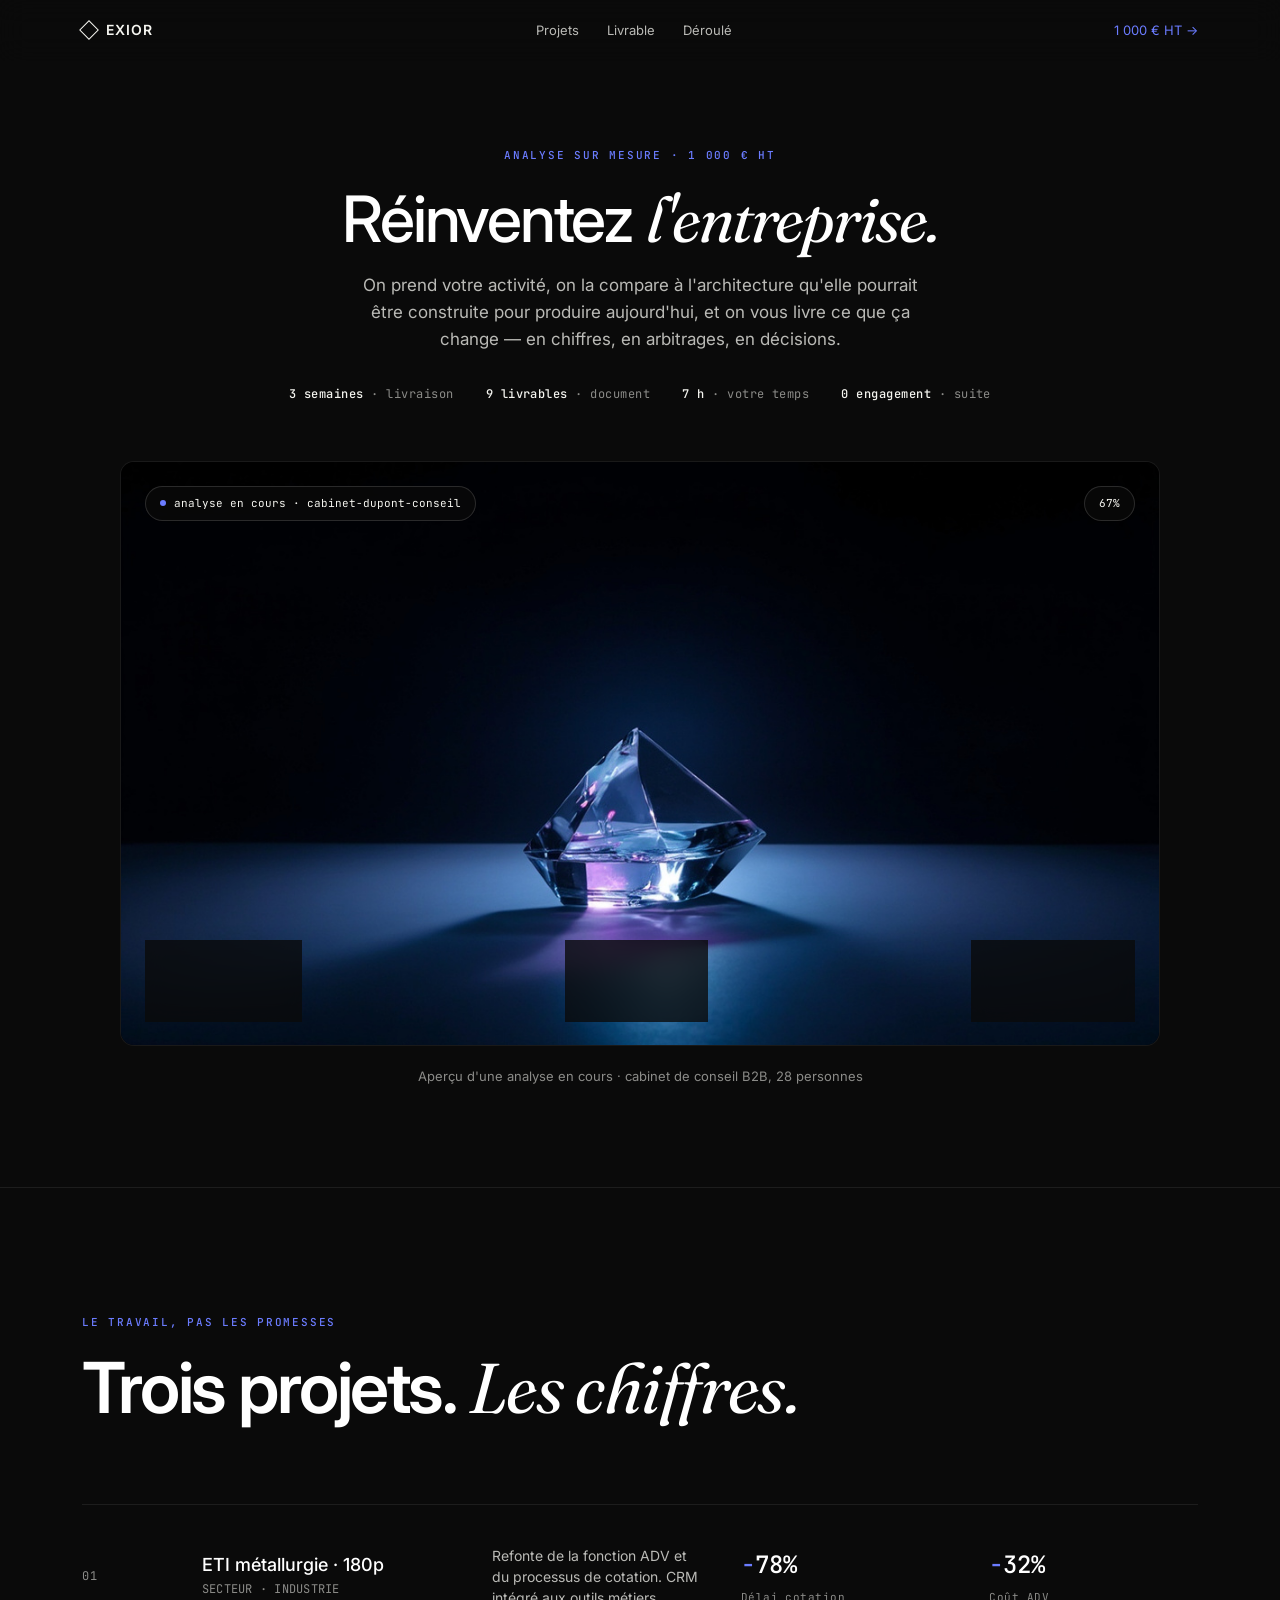
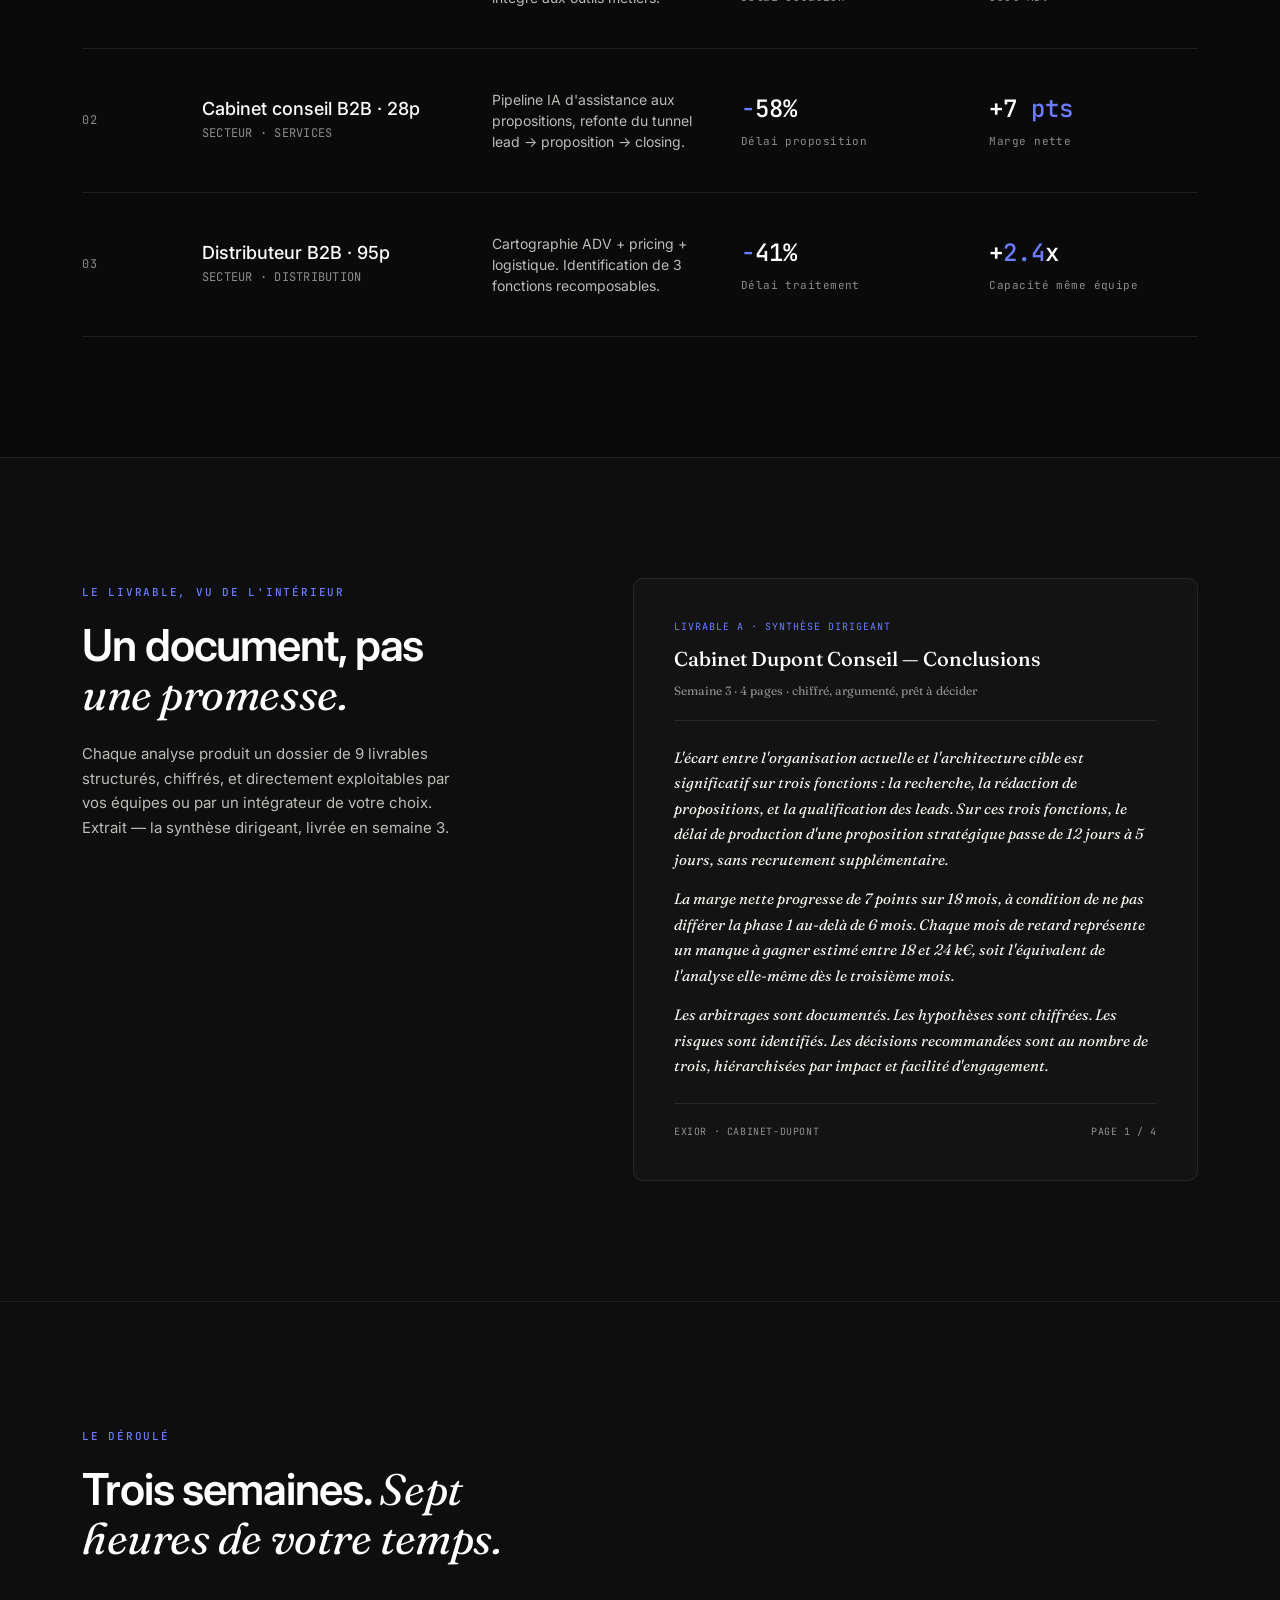
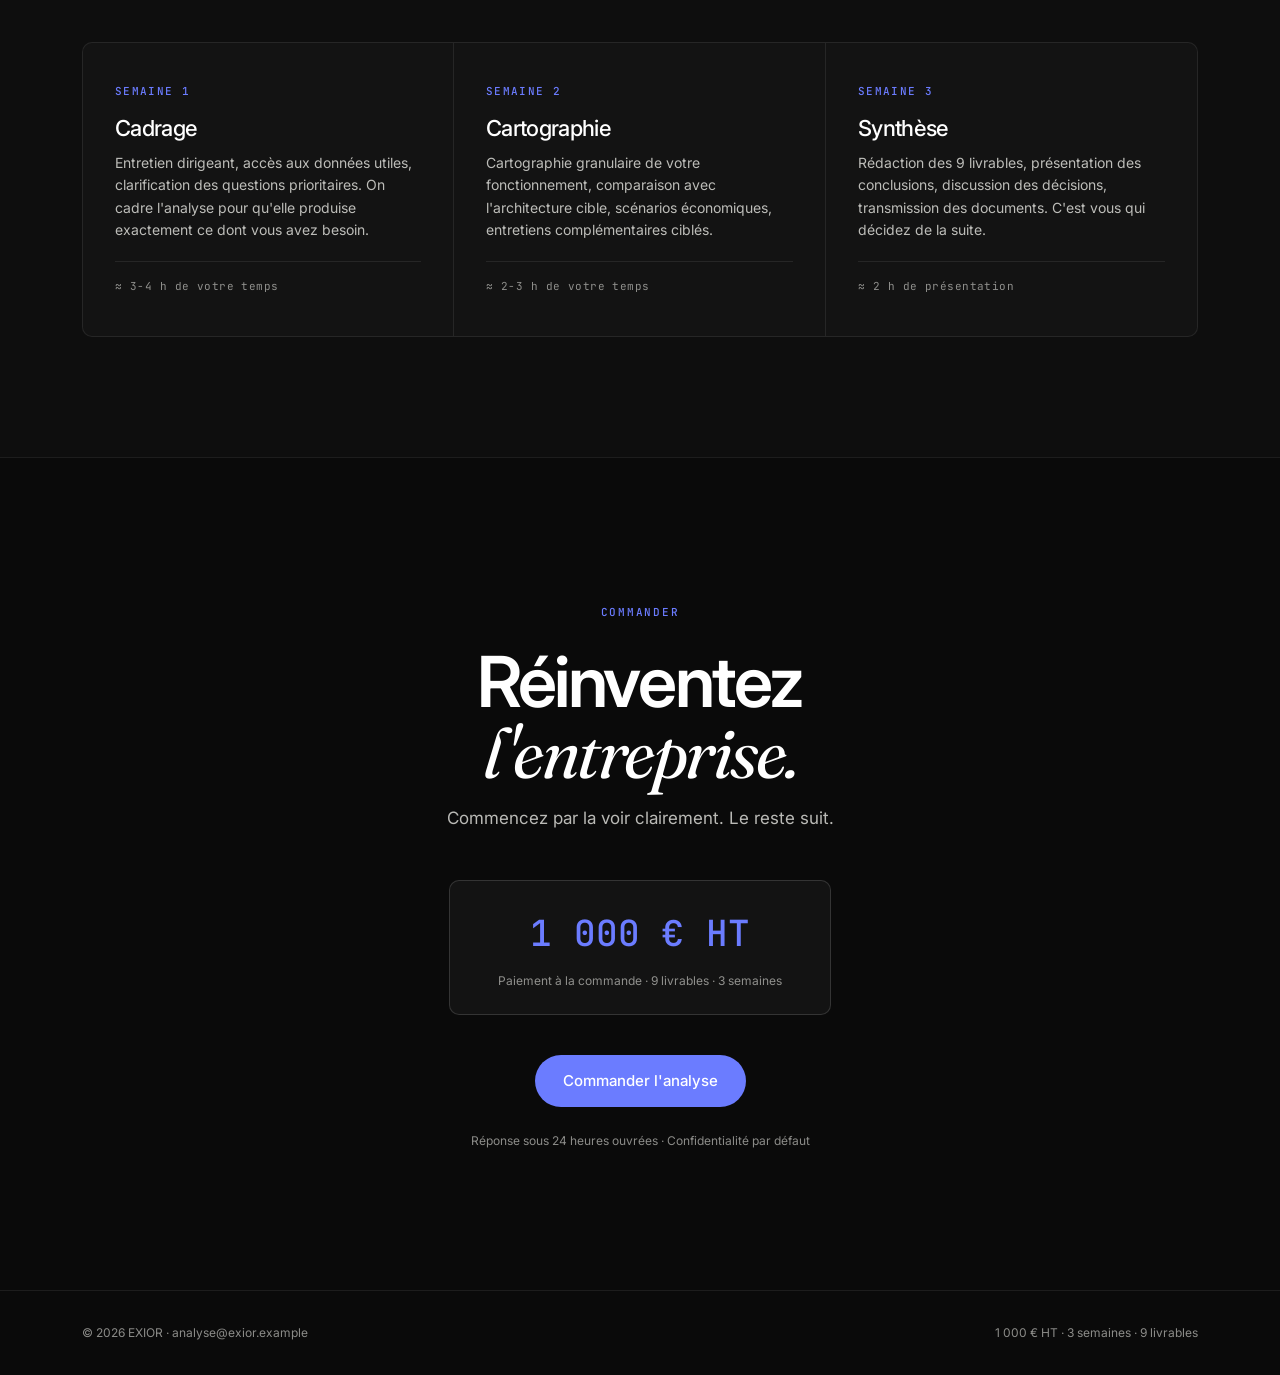
<file: exior-sales/index.html>
<!doctype html>
<html lang="fr">
<head>
<meta charset="utf-8" />
<meta name="viewport" content="width=device-width,initial-scale=1" />
<title>EXIOR — Réinventez l'entreprise. · 1 000 € HT</title>
<meta name="description" content="L'analyse EXIOR compare votre entreprise à l'architecture qu'elle pourrait être construite pour produire aujourd'hui. Complète, sur mesure, livrée en 3 semaines. 1 000 € HT." />

<link rel="preconnect" href="https://fonts.googleapis.com" />
<link rel="preconnect" href="https://fonts.gstatic.com" crossorigin />
<link href="https://fonts.googleapis.com/css2?family=Inter:wght@400;500;600;700&family=Fraunces:ital,wght@0,400;0,500;0,600;1,400&family=JetBrains+Mono:wght@400;500&display=swap" rel="stylesheet" />

<style>
  :root {
    --bg: #0a0a0a;
    --bg-2: #0e0e0e;
    --surface: #131313;
    --surface-2: #1a1a1a;
    --fg: #f5f5f0;
    --fg-bright: #ffffff;
    --muted: rgba(245, 245, 240, 0.55);
    --muted-2: rgba(245, 245, 240, 0.75);
    --line: rgba(255, 255, 255, 0.08);
    --line-2: rgba(255, 255, 255, 0.14);
    --accent: #6b7cff;
    --accent-soft: rgba(107, 124, 255, 0.10);

    --r-sm: 6px; --r-md: 10px; --r-lg: 14px; --r-pill: 999px;
    --maxw: 1180px;
    --font-body: "Inter", system-ui, sans-serif;
    --font-serif: "Fraunces", "Fraunces Placeholder", Georgia, serif;
    --font-mono: "JetBrains Mono", monospace;
  }

  *, *::before, *::after { box-sizing: border-box; }
  html { scroll-behavior: smooth; }
  body {
    margin: 0; background: var(--bg); color: var(--fg);
    font-family: var(--font-body); font-size: 16px; line-height: 1.6;
    -webkit-font-smoothing: antialiased; text-rendering: optimizeLegibility;
    overflow-x: hidden;
  }
  img, svg { max-width: 100%; display: block; }
  a { color: inherit; text-decoration: none; }
  button { font: inherit; cursor: pointer; border: 0; background: none; color: inherit; }
  .container { width: 100%; max-width: var(--maxw); margin: 0 auto; padding: 0 32px; }
  :focus-visible { outline: 2px solid var(--accent); outline-offset: 2px; border-radius: 4px; }

  /* NAV — minimal */
  .nav { position: sticky; top: 0; z-index: 50; backdrop-filter: blur(14px); -webkit-backdrop-filter: blur(14px); background: rgba(10, 10, 10, 0.7); border-bottom: 1px solid transparent; }
  .nav.scrolled { border-color: var(--line); }
  .nav-inner { display: flex; align-items: center; justify-content: space-between; height: 60px; }
  .logo { font-weight: 600; font-size: 14px; letter-spacing: 0.08em; text-transform: uppercase; }
  .logo .mark { display: inline-block; width: 14px; height: 14px; border: 1.5px solid var(--fg); transform: rotate(45deg); margin-right: 10px; vertical-align: -2px; }
  .nav-links { display: flex; gap: 28px; font-size: 13px; color: var(--muted-2); }
  .nav-links a { transition: color 0.2s; }
  .nav-links a:hover { color: var(--fg); }
  .nav-cta { font-size: 13px; color: var(--accent); }
  @media (max-width: 760px) { .nav-links { display: none; } }

  /* BUTTONS */
  .btn { display: inline-flex; align-items: center; justify-content: center; gap: 8px; height: 44px; padding: 0 22px; border-radius: var(--r-pill); font-weight: 500; font-size: 14px; transition: background 0.2s, color 0.2s, border-color 0.2s; white-space: nowrap; }
  .btn-primary { background: var(--accent); color: #fff; }
  .btn-primary:hover { background: #5a6bff; }
  .btn-ghost { background: transparent; color: var(--fg); border: 1px solid var(--line-2); }
  .btn-ghost:hover { border-color: var(--fg); }
  .btn-lg { height: 52px; padding: 0 28px; font-size: 15px; }

  /* TYPE — premium scale */
  h1, h2, h3 { margin: 0; color: var(--fg-bright); font-weight: 600; letter-spacing: -0.03em; line-height: 1.05; }
  .h-display { font-size: clamp(56px, 9vw, 128px); font-weight: 500; letter-spacing: -0.04em; line-height: 0.98; }
  .h-1 { font-size: clamp(40px, 5.5vw, 72px); font-weight: 600; letter-spacing: -0.035em; line-height: 1.02; }
  .h-2 { font-size: clamp(28px, 3.6vw, 44px); font-weight: 600; letter-spacing: -0.025em; line-height: 1.1; }
  .h-3 { font-size: 19px; font-weight: 600; letter-spacing: -0.01em; }
  .serif { font-family: var(--font-serif); font-style: italic; font-weight: 400; letter-spacing: -0.01em; }
  p { margin: 0; }
  .lede { color: var(--muted-2); font-size: 18px; line-height: 1.55; }
  .small { font-size: 13px; color: var(--muted); }
  .mono { font-family: var(--font-mono); font-size: 12px; letter-spacing: 0.02em; }
  .eyebrow { display: inline-block; font-family: var(--font-mono); font-size: 11px; letter-spacing: 0.16em; text-transform: uppercase; color: var(--accent); font-weight: 500; }

  section { padding: 120px 0; position: relative; }
  @media (max-width: 760px) { section { padding: 72px 0; } }

  /* ====================== HERO — product is the star ====================== */
  .hero { padding: 80px 0 100px; }
  .hero-top { text-align: center; max-width: 720px; margin: 0 auto 56px; }
  .hero-top .eyebrow { margin-bottom: 20px; }
  .hero-top h1 { font-size: clamp(40px, 5.5vw, 64px); font-weight: 500; letter-spacing: -0.035em; line-height: 1.05; }
  .hero-top h1 em { font-family: var(--font-serif); font-style: italic; font-weight: 400; }
  .hero-top .sub { color: var(--muted-2); font-size: 17px; margin-top: 20px; max-width: 52ch; margin-left: auto; margin-right: auto; }
  .hero-meta { display: flex; justify-content: center; gap: 32px; margin-top: 32px; flex-wrap: wrap; }
  .hero-meta .item { font-size: 12px; color: var(--muted); font-family: var(--font-mono); letter-spacing: 0.04em; }
  .hero-meta .item strong { color: var(--fg); font-weight: 500; }

  /* The product preview — large, full-width, the hero */
  .product-stage { position: relative; max-width: 1040px; margin: 0 auto; }
  .product-frame { position: relative; border-radius: var(--r-lg); overflow: hidden; background: #050505; border: 1px solid var(--line); }
  .product-img-wrap { position: relative; aspect-ratio: 16/9; overflow: hidden; }
  .product-img-wrap img { width: 100%; height: 100%; object-fit: cover; display: block; }
  .product-overlay { position: absolute; inset: 0; display: flex; flex-direction: column; justify-content: space-between; padding: 24px; pointer-events: none; }
  .product-overlay .top { display: flex; justify-content: space-between; align-items: flex-start; }
  .product-overlay .bottom { display: flex; justify-content: space-between; align-items: flex-end; }
  .product-badge { display: inline-flex; align-items: center; gap: 8px; padding: 8px 14px; background: rgba(10, 10, 10, 0.75); backdrop-filter: blur(10px); border: 1px solid var(--line-2); border-radius: var(--r-pill); font-family: var(--font-mono); font-size: 11px; color: var(--fg); }
  .product-badge .dot { width: 6px; height: 6px; border-radius: 50%; background: var(--accent); }
  .product-metric-float { padding: 12px 18px; background: rgba(10, 10, 10, 0.8); backdrop-filter: blur(10px); border: 1px solid var(--line-2); border-radius: var(--r-md); }
  .product-metric-float .label { font-family: var(--font-mono); font-size: 10px; letter-spacing: 0.1em; color: var(--muted); text-transform: uppercase; }
  .product-metric-float .val { font-family: var(--font-mono); font-size: 22px; font-weight: 500; color: var(--fg-bright); margin-top: 4px; }
  .product-metric-float .val em { font-style: normal; color: var(--accent); }
  .product-caption { text-align: center; margin-top: 20px; font-size: 13px; color: var(--muted); }

  /* ====================== PROJECTS — the work is the proof ====================== */
  .projects { padding: 120px 0; border-top: 1px solid var(--line); }
  .projects-head { max-width: 720px; margin-bottom: 80px; }
  .projects-head .eyebrow { margin-bottom: 20px; }
  .projects-head h2 { max-width: 18ch; }
  .projects-list { display: flex; flex-direction: column; gap: 0; }
  .project-row { display: grid; grid-template-columns: 80px 1.2fr 1fr 1fr 1fr; gap: 40px; align-items: center; padding: 40px 0; border-top: 1px solid var(--line); }
  .project-row:last-child { border-bottom: 1px solid var(--line); }
  .project-row .num { font-family: var(--font-mono); font-size: 12px; color: var(--muted); letter-spacing: 0.08em; }
  .project-row .name { font-size: 18px; font-weight: 500; color: var(--fg-bright); line-height: 1.3; }
  .project-row .what { font-size: 14px; color: var(--muted-2); line-height: 1.5; }
  .project-row .metric { font-family: var(--font-mono); font-size: 24px; font-weight: 500; color: var(--fg-bright); }
  .project-row .metric em { font-style: normal; color: var(--accent); }
  .project-row .metric-lbl { font-size: 11px; color: var(--muted); margin-top: 4px; font-family: var(--font-mono); letter-spacing: 0.04em; }
  @media (max-width: 860px) {
    .project-row { grid-template-columns: 1fr; gap: 16px; }
    .project-row .num { font-size: 10px; }
  }

  /* ====================== DELIVERABLE — preview of the actual document ====================== */
  .deliverable { padding: 120px 0; border-top: 1px solid var(--line); background: var(--bg-2); }
  .deliv-grid { display: grid; grid-template-columns: 1fr 1.2fr; gap: 80px; align-items: start; }
  @media (max-width: 960px) { .deliv-grid { grid-template-columns: 1fr; gap: 48px; } }
  .deliv-side .eyebrow { margin-bottom: 20px; }
  .deliv-side h2 { max-width: 14ch; }
  .deliv-side p { color: var(--muted-2); font-size: 15px; line-height: 1.65; margin-top: 24px; max-width: 44ch; }
  .deliv-doc { background: var(--surface); border: 1px solid var(--line); border-radius: var(--r-md); padding: 40px; font-family: var(--font-serif); }
  .deliv-doc .doc-head { border-bottom: 1px solid var(--line); padding-bottom: 20px; margin-bottom: 24px; }
  .deliv-doc .doc-tag { font-family: var(--font-mono); font-size: 10px; color: var(--accent); letter-spacing: 0.1em; text-transform: uppercase; margin-bottom: 8px; }
  .deliv-doc .doc-title { font-size: 20px; font-weight: 500; color: var(--fg-bright); font-style: normal; }
  .deliv-doc .doc-meta { font-size: 12px; color: var(--muted); margin-top: 6px; font-style: normal; }
  .deliv-doc .doc-body { font-size: 15px; line-height: 1.7; color: var(--fg); }
  .deliv-doc .doc-body p { margin-bottom: 14px; font-style: italic; }
  .deliv-doc .doc-body p:last-child { margin-bottom: 0; }
  .deliv-doc .doc-foot { margin-top: 24px; padding-top: 20px; border-top: 1px solid var(--line); display: flex; justify-content: space-between; font-family: var(--font-mono); font-size: 10px; color: var(--muted); letter-spacing: 0.06em; text-transform: uppercase; }

  /* ====================== PROCESS ====================== */
  .process { padding: 120px 0; border-top: 1px solid var(--line); background: var(--bg-2); }
  .process-head { max-width: 640px; margin-bottom: 80px; }
  .process-head .eyebrow { margin-bottom: 20px; }
  .process-head h2 { max-width: 18ch; }
  .process-flow { display: grid; grid-template-columns: repeat(3, 1fr); gap: 0; position: relative; }
  .process-step { padding: 40px 32px; border: 1px solid var(--line); background: var(--surface); position: relative; margin-left: -1px; }
  .process-step:first-child { margin-left: 0; border-radius: var(--r-md) 0 0 var(--r-md); }
  .process-step:last-child { border-radius: 0 var(--r-md) var(--r-md) 0; }
  .process-step .week { font-family: var(--font-mono); font-size: 11px; color: var(--accent); letter-spacing: 0.12em; text-transform: uppercase; margin-bottom: 16px; font-weight: 500; }
  .process-step h3 { font-size: 22px; font-weight: 500; margin-bottom: 12px; }
  .process-step p { font-size: 14px; color: var(--muted-2); line-height: 1.6; }
  .process-step .your-time { margin-top: 20px; padding-top: 16px; border-top: 1px solid var(--line); font-family: var(--font-mono); font-size: 11px; color: var(--muted); letter-spacing: 0.04em; }
  @media (max-width: 860px) {
    .process-flow { grid-template-columns: 1fr; }
    .process-step { margin-left: 0; margin-top: -1px; border-radius: 0; }
    .process-step:first-child { border-radius: var(--r-md) var(--r-md) 0 0; }
    .process-step:last-child { border-radius: 0 0 var(--r-md) var(--r-md); }
  }

  /* ====================== CTA ====================== */
  .cta-section { padding: 140px 0; border-top: 1px solid var(--line); text-align: center; }
  .cta-section .eyebrow { margin-bottom: 24px; }
  .cta-section h2 { max-width: 14ch; margin: 0 auto 16px; }
  .cta-section h2 em { font-family: var(--font-serif); font-style: italic; font-weight: 400; }
  .cta-section .sub { color: var(--muted-2); font-size: 17px; max-width: 48ch; margin: 0 auto 48px; }
  .cta-price { display: inline-flex; flex-direction: column; align-items: center; gap: 4px; padding: 24px 48px; border: 1px solid var(--line-2); border-radius: var(--r-md); background: var(--surface); margin-bottom: 40px; }
  .cta-price .amt { font-family: var(--font-mono); font-size: 36px; font-weight: 500; color: var(--accent); }
  .cta-price .note { font-size: 12px; color: var(--muted); margin-top: 4px; }
  .cta-actions { display: flex; gap: 12px; justify-content: center; flex-wrap: wrap; }
  .cta-foot { margin-top: 24px; font-size: 12px; color: var(--muted); }

  /* ====================== FOOTER ====================== */
  footer { border-top: 1px solid var(--line); padding: 32px 0; }
  .foot { display: flex; justify-content: space-between; align-items: center; flex-wrap: wrap; gap: 12px; color: var(--muted); font-size: 12px; }
  .foot a { color: var(--muted); }
  .foot a:hover { color: var(--fg); }

  /* REVEAL */
  .reveal { opacity: 0; transform: translateY(12px); transition: opacity 0.7s ease, transform 0.7s ease; }
  .reveal.in { opacity: 1; transform: none; }

  @media (prefers-reduced-motion: reduce) {
    *, *::before, *::after { animation-duration: 0.01ms !important; transition-duration: 0.01ms !important; scroll-behavior: auto !important; }
    .reveal { opacity: 1; transform: none; }
  }
</style>
</head>

<body>

<nav class="nav" id="nav" aria-label="Navigation">
  <div class="container nav-inner">
    <a href="#" class="logo"><span class="mark"></span>EXIOR</a>
    <div class="nav-links">
      <a href="#projects">Projets</a>
      <a href="#deliverable">Livrable</a>
      <a href="#process">Déroulé</a>
    </div>
    <a href="#commander" class="nav-cta">1 000 € HT →</a>
  </div>
</nav>

<main id="main">

<!-- ====================== HERO ====================== -->
<header class="hero">
  <div class="container">
    <div class="hero-top reveal">
      <span class="eyebrow">Analyse sur mesure · 1 000 € HT</span>
      <h1>Réinventez <em>l'entreprise.</em></h1>
      <p class="sub">On prend votre activité, on la compare à l'architecture qu'elle pourrait être construite pour produire aujourd'hui, et on vous livre ce que ça change — en chiffres, en arbitrages, en décisions.</p>
      <div class="hero-meta">
        <div class="item"><strong>3 semaines</strong> · livraison</div>
        <div class="item"><strong>9 livrables</strong> · document</div>
        <div class="item"><strong>7 h</strong> · votre temps</div>
        <div class="item"><strong>0 engagement</strong> · suite</div>
      </div>
    </div>

    <div class="product-stage reveal">
      <div class="product-frame">
        <div class="product-img-wrap">
          <img src="./images/project-sphere.png" alt="Aperçu de l'analyse EXIOR en cours" />
          <div class="product-overlay">
            <div class="top">
              <div class="product-badge"><span class="dot"></span>analyse en cours · cabinet-dupont-conseil</div>
              <div class="product-badge">67%</div>
            </div>
            <div class="bottom">
              <div class="product-metric-float">
                <div class="label">Délai proposition</div>
                <div class="val">12 <em>→</em> 5 j</div>
              </div>
              <div class="product-metric-float">
                <div class="label">Marge nette</div>
                <div class="val">22 <em>→</em> 29%</div>
              </div>
              <div class="product-metric-float">
                <div class="label">Coût / proposition</div>
                <div class="val"><em>−</em>42%</div>
              </div>
            </div>
          </div>
        </div>
      </div>
      <p class="product-caption">Aperçu d'une analyse en cours · cabinet de conseil B2B, 28 personnes</p>
    </div>
  </div>
</header>

<!-- ====================== PROJECTS — the work is the proof ====================== -->
<section class="projects" id="projects">
  <div class="container">
    <div class="projects-head reveal">
      <span class="eyebrow">Le travail, pas les promesses</span>
      <h2 class="h-1">Trois projets. <span class="serif">Les chiffres.</span></h2>
    </div>

    <div class="projects-list">
      <article class="project-row reveal">
        <div class="num">01</div>
        <div>
          <div class="name">ETI métallurgie · 180p</div>
          <div class="mono" style="color:var(--muted);margin-top:4px;">SECTEUR · INDUSTRIE</div>
        </div>
        <div class="what">Refonte de la fonction ADV et du processus de cotation. CRM intégré aux outils métiers.</div>
        <div>
          <div class="metric"><em>−</em>78%</div>
          <div class="metric-lbl">Délai cotation</div>
        </div>
        <div>
          <div class="metric"><em>−</em>32%</div>
          <div class="metric-lbl">Coût ADV</div>
        </div>
      </article>

      <article class="project-row reveal">
        <div class="num">02</div>
        <div>
          <div class="name">Cabinet conseil B2B · 28p</div>
          <div class="mono" style="color:var(--muted);margin-top:4px;">SECTEUR · SERVICES</div>
        </div>
        <div class="what">Pipeline IA d'assistance aux propositions, refonte du tunnel lead → proposition → closing.</div>
        <div>
          <div class="metric"><em>−</em>58%</div>
          <div class="metric-lbl">Délai proposition</div>
        </div>
        <div>
          <div class="metric">+7<em> pts</em></div>
          <div class="metric-lbl">Marge nette</div>
        </div>
      </article>

      <article class="project-row reveal">
        <div class="num">03</div>
        <div>
          <div class="name">Distributeur B2B · 95p</div>
          <div class="mono" style="color:var(--muted);margin-top:4px;">SECTEUR · DISTRIBUTION</div>
        </div>
        <div class="what">Cartographie ADV + pricing + logistique. Identification de 3 fonctions recomposables.</div>
        <div>
          <div class="metric"><em>−</em>41%</div>
          <div class="metric-lbl">Délai traitement</div>
        </div>
        <div>
          <div class="metric">+<em>2.4</em>x</div>
          <div class="metric-lbl">Capacité même équipe</div>
        </div>
      </article>
    </div>
  </div>
</section>

<!-- ====================== DELIVERABLE — preview of the actual document ====================== -->
<section class="deliverable" id="deliverable">
  <div class="container">
    <div class="deliv-grid">
      <div class="deliv-side reveal">
        <span class="eyebrow">Le livrable, vu de l'intérieur</span>
        <h2 class="h-2">Un document, pas <span class="serif">une promesse.</span></h2>
        <p>Chaque analyse produit un dossier de 9 livrables structurés, chiffrés, et directement exploitables par vos équipes ou par un intégrateur de votre choix. Extrait — la synthèse dirigeant, livrée en semaine 3.</p>
      </div>
      <div class="deliv-doc reveal" data-delay="0.1">
        <div class="doc-head">
          <div class="doc-tag">Livrable A · Synthèse dirigeant</div>
          <div class="doc-title">Cabinet Dupont Conseil — Conclusions</div>
          <div class="doc-meta">Semaine 3 · 4 pages · chiffré, argumenté, prêt à décider</div>
        </div>
        <div class="doc-body">
          <p>L'écart entre l'organisation actuelle et l'architecture cible est significatif sur trois fonctions : la recherche, la rédaction de propositions, et la qualification des leads. Sur ces trois fonctions, le délai de production d'une proposition stratégique passe de 12 jours à 5 jours, sans recrutement supplémentaire.</p>
          <p>La marge nette progresse de 7 points sur 18 mois, à condition de ne pas différer la phase 1 au-delà de 6 mois. Chaque mois de retard représente un manque à gagner estimé entre 18 et 24 k€, soit l'équivalent de l'analyse elle-même dès le troisième mois.</p>
          <p>Les arbitrages sont documentés. Les hypothèses sont chiffrées. Les risques sont identifiés. Les décisions recommandées sont au nombre de trois, hiérarchisées par impact et facilité d'engagement.</p>
        </div>
        <div class="doc-foot">
          <span>exior · cabinet-dupont</span>
          <span>page 1 / 4</span>
        </div>
      </div>
    </div>
  </div>
</section>

<!-- ====================== PROCESS ====================== -->
<section class="process" id="process">
  <div class="container">
    <div class="process-head reveal">
      <span class="eyebrow">Le déroulé</span>
      <h2 class="h-2">Trois semaines. <span class="serif">Sept heures de votre temps.</span></h2>
    </div>
    <div class="process-flow reveal">
      <div class="process-step">
        <div class="week">Semaine 1</div>
        <h3>Cadrage</h3>
        <p>Entretien dirigeant, accès aux données utiles, clarification des questions prioritaires. On cadre l'analyse pour qu'elle produise exactement ce dont vous avez besoin.</p>
        <div class="your-time">≈ 3-4 h de votre temps</div>
      </div>
      <div class="process-step">
        <div class="week">Semaine 2</div>
        <h3>Cartographie</h3>
        <p>Cartographie granulaire de votre fonctionnement, comparaison avec l'architecture cible, scénarios économiques, entretiens complémentaires ciblés.</p>
        <div class="your-time">≈ 2-3 h de votre temps</div>
      </div>
      <div class="process-step">
        <div class="week">Semaine 3</div>
        <h3>Synthèse</h3>
        <p>Rédaction des 9 livrables, présentation des conclusions, discussion des décisions, transmission des documents. C'est vous qui décidez de la suite.</p>
        <div class="your-time">≈ 2 h de présentation</div>
      </div>
    </div>
  </div>
</section>

<!-- ====================== CTA ====================== -->
<section class="cta-section" id="commander">
  <div class="container">
    <span class="eyebrow reveal">Commander</span>
    <h2 class="h-1 reveal" data-delay="0.05">Réinventez <em>l'entreprise.</em></h2>
    <p class="sub reveal" data-delay="0.1">Commencez par la voir clairement. Le reste suit.</p>
    <div class="cta-price reveal" data-delay="0.15">
      <div class="amt">1 000 € HT</div>
      <div class="note">Paiement à la commande · 9 livrables · 3 semaines</div>
    </div>
    <div class="cta-actions reveal" data-delay="0.2">
      <a href="mailto:analyse@exior.example?subject=Commande%20analyse%20EXIOR&body=Bonjour%2C%20je%20souhaite%20commander%20l%27analyse%20EXIOR%20pour%20mon%20entreprise.%0A%0ANom%20%3A%20%0AEntreprise%20%3A%20%0ASecteur%20%3A%20%0AEffectif%20%3A%20%0ABri%C3%A8vement%2C%20le%20d%C3%A9fi%20principal%20%C3%A0%20adresser%20%3A%20%0A" class="btn btn-primary btn-lg">Commander l'analyse</a>
    </div>
    <p class="cta-foot reveal" data-delay="0.2">Réponse sous 24 heures ouvrées · Confidentialité par défaut</p>
  </div>
</section>

</main>

<footer>
  <div class="container">
    <div class="foot">
      <div>© 2026 EXIOR · <a href="mailto:analyse@exior.example">analyse@exior.example</a></div>
      <div><a href="#commander">1 000 € HT</a> · 3 semaines · 9 livrables</div>
    </div>
  </div>
</footer>

<script>
  const nav = document.getElementById('nav');
  const onScroll = () => nav.classList.toggle('scrolled', window.scrollY > 8);
  document.addEventListener('scroll', onScroll, { passive: true });
  onScroll();

  const io = new IntersectionObserver(entries => {
    entries.forEach(e => { if (e.isIntersecting) { e.target.classList.add('in'); io.unobserve(e.target); } });
  }, { threshold: 0.1, rootMargin: '0px 0px -5% 0px' });
  document.querySelectorAll('.reveal').forEach(el => io.observe(el));
</script>
</body>
</html>
</file>
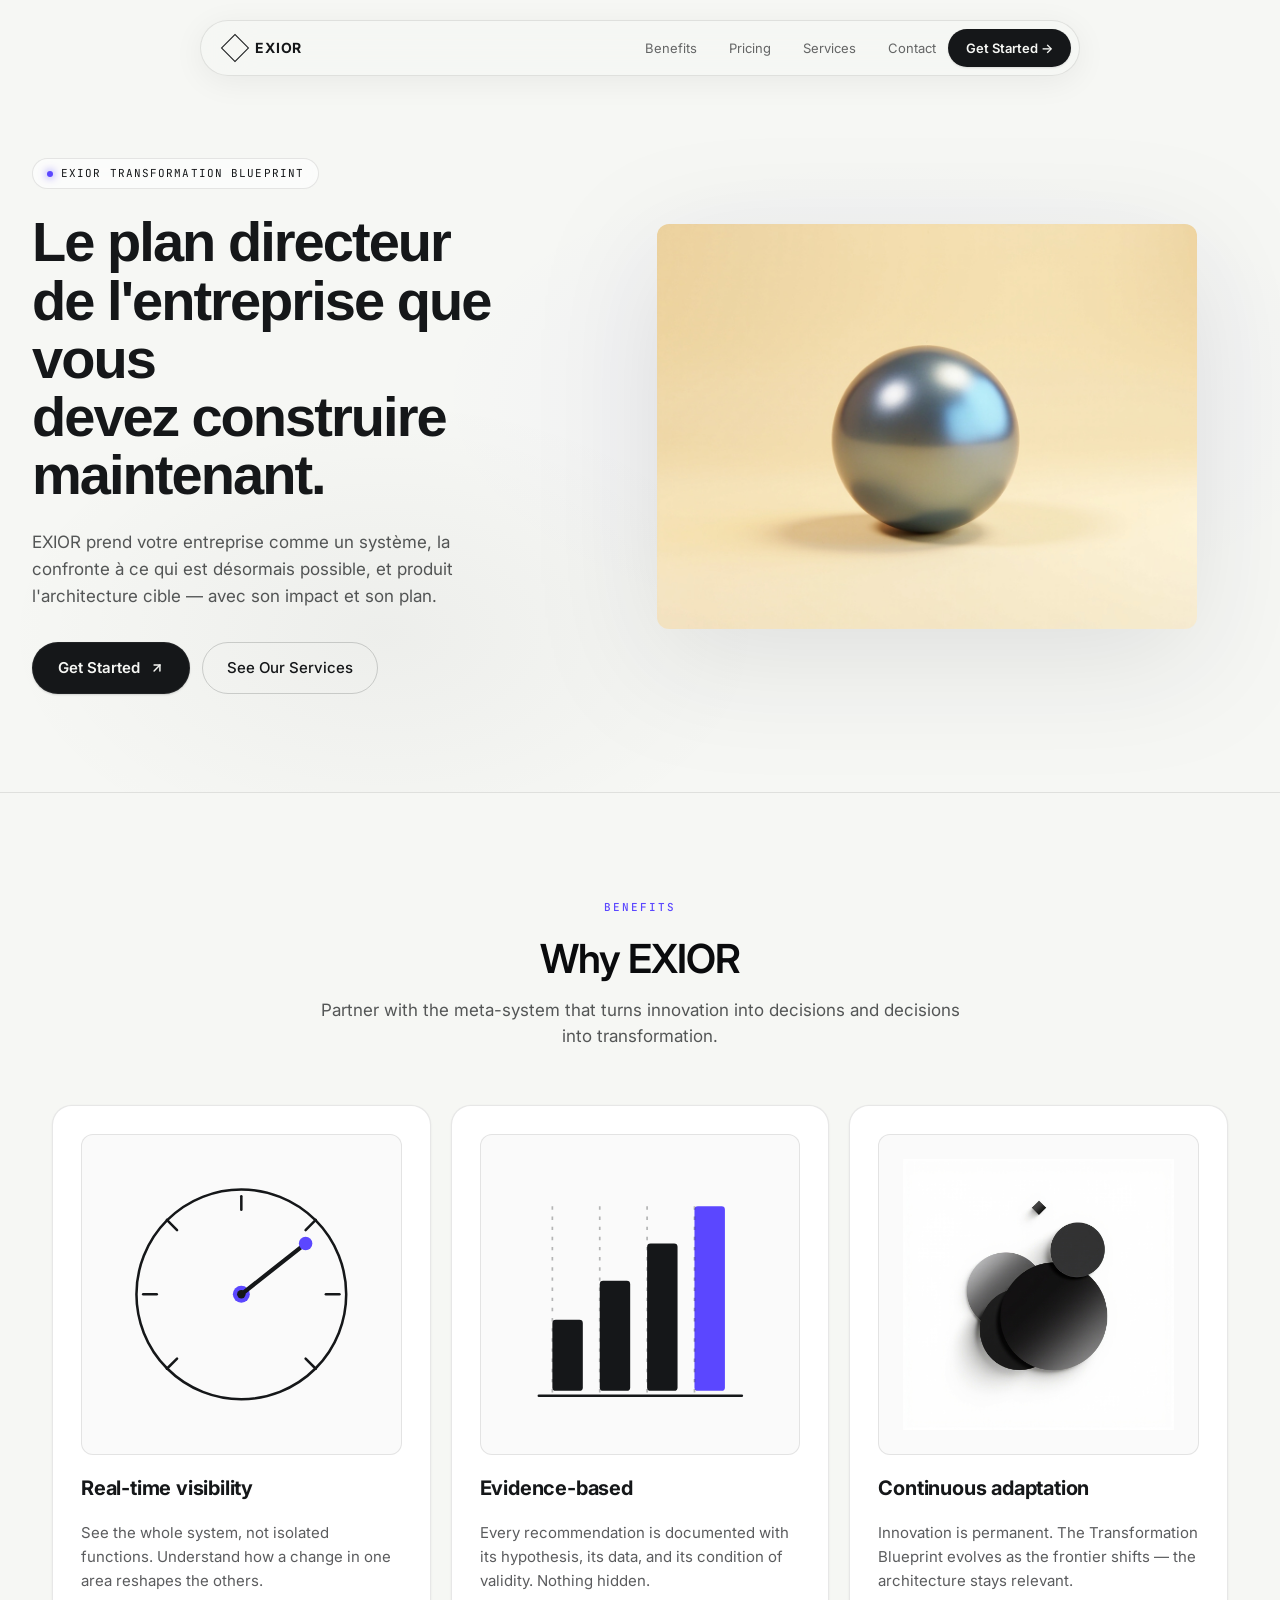
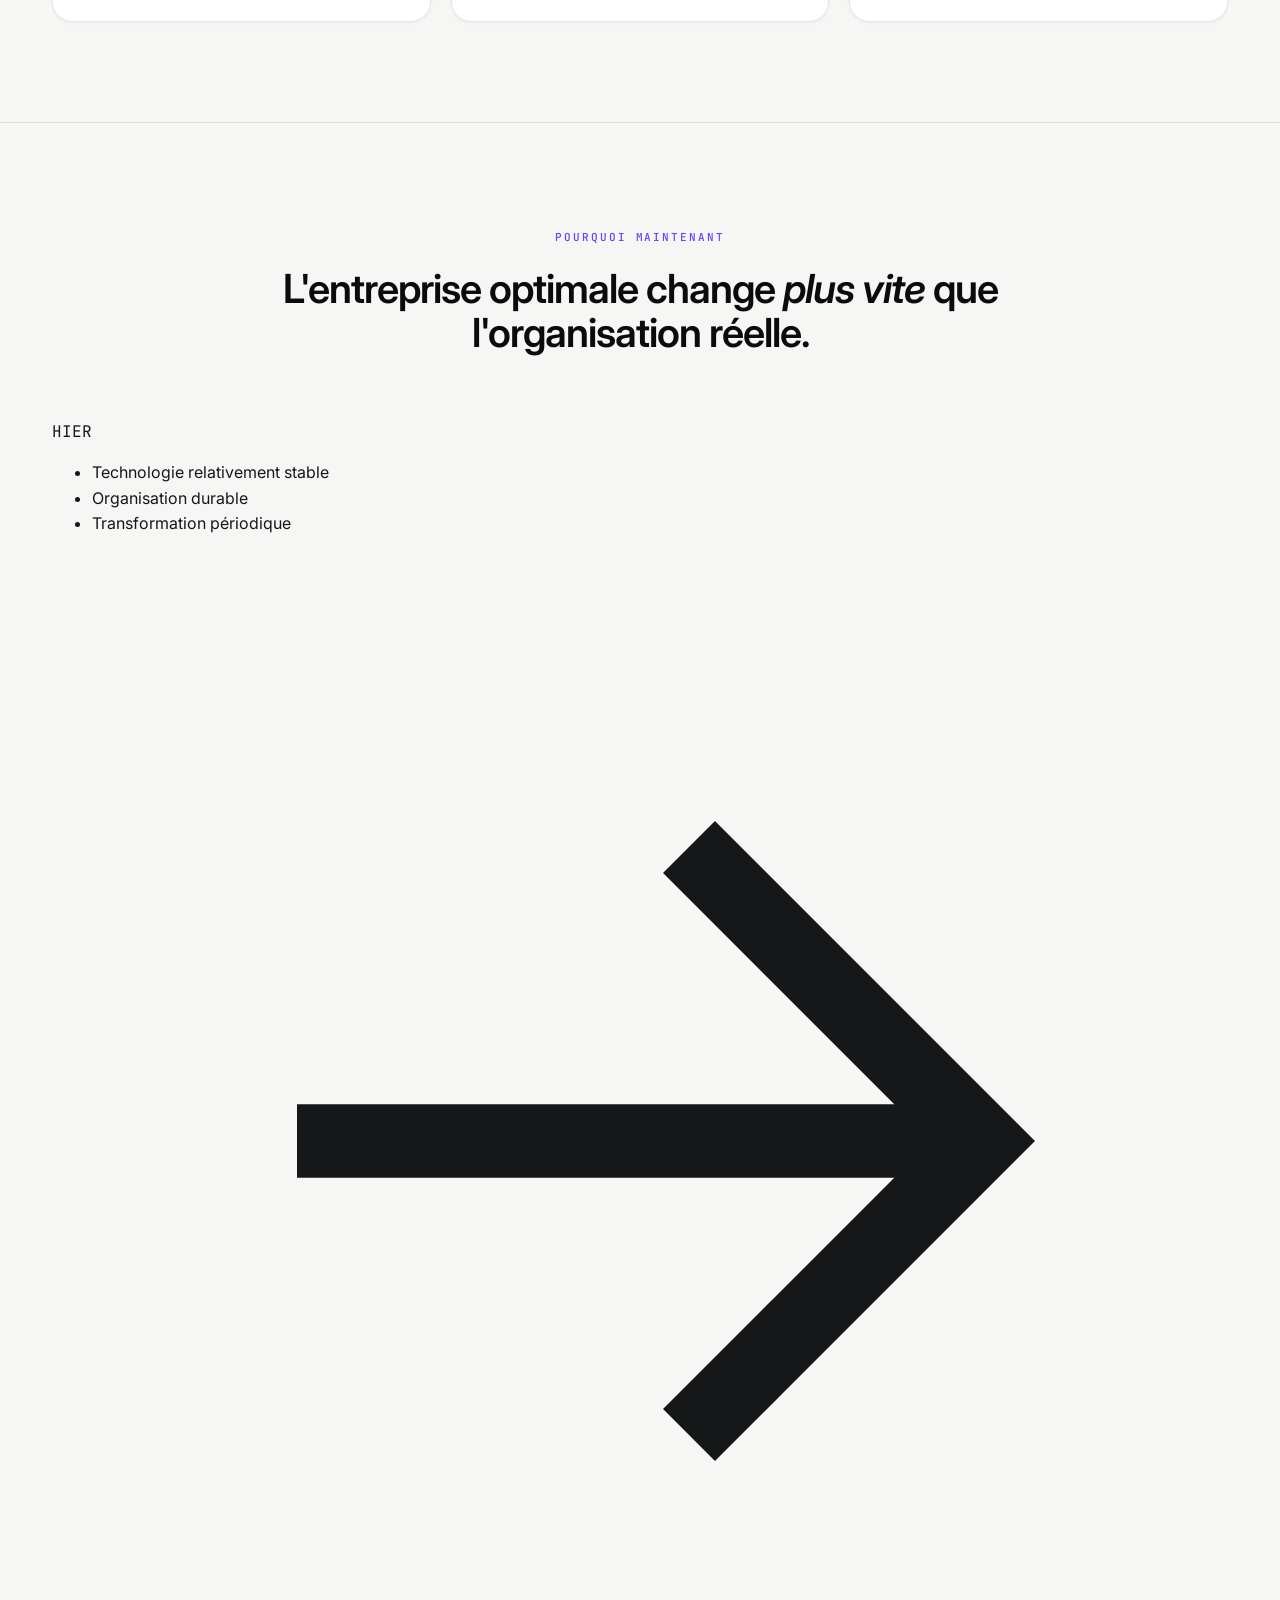
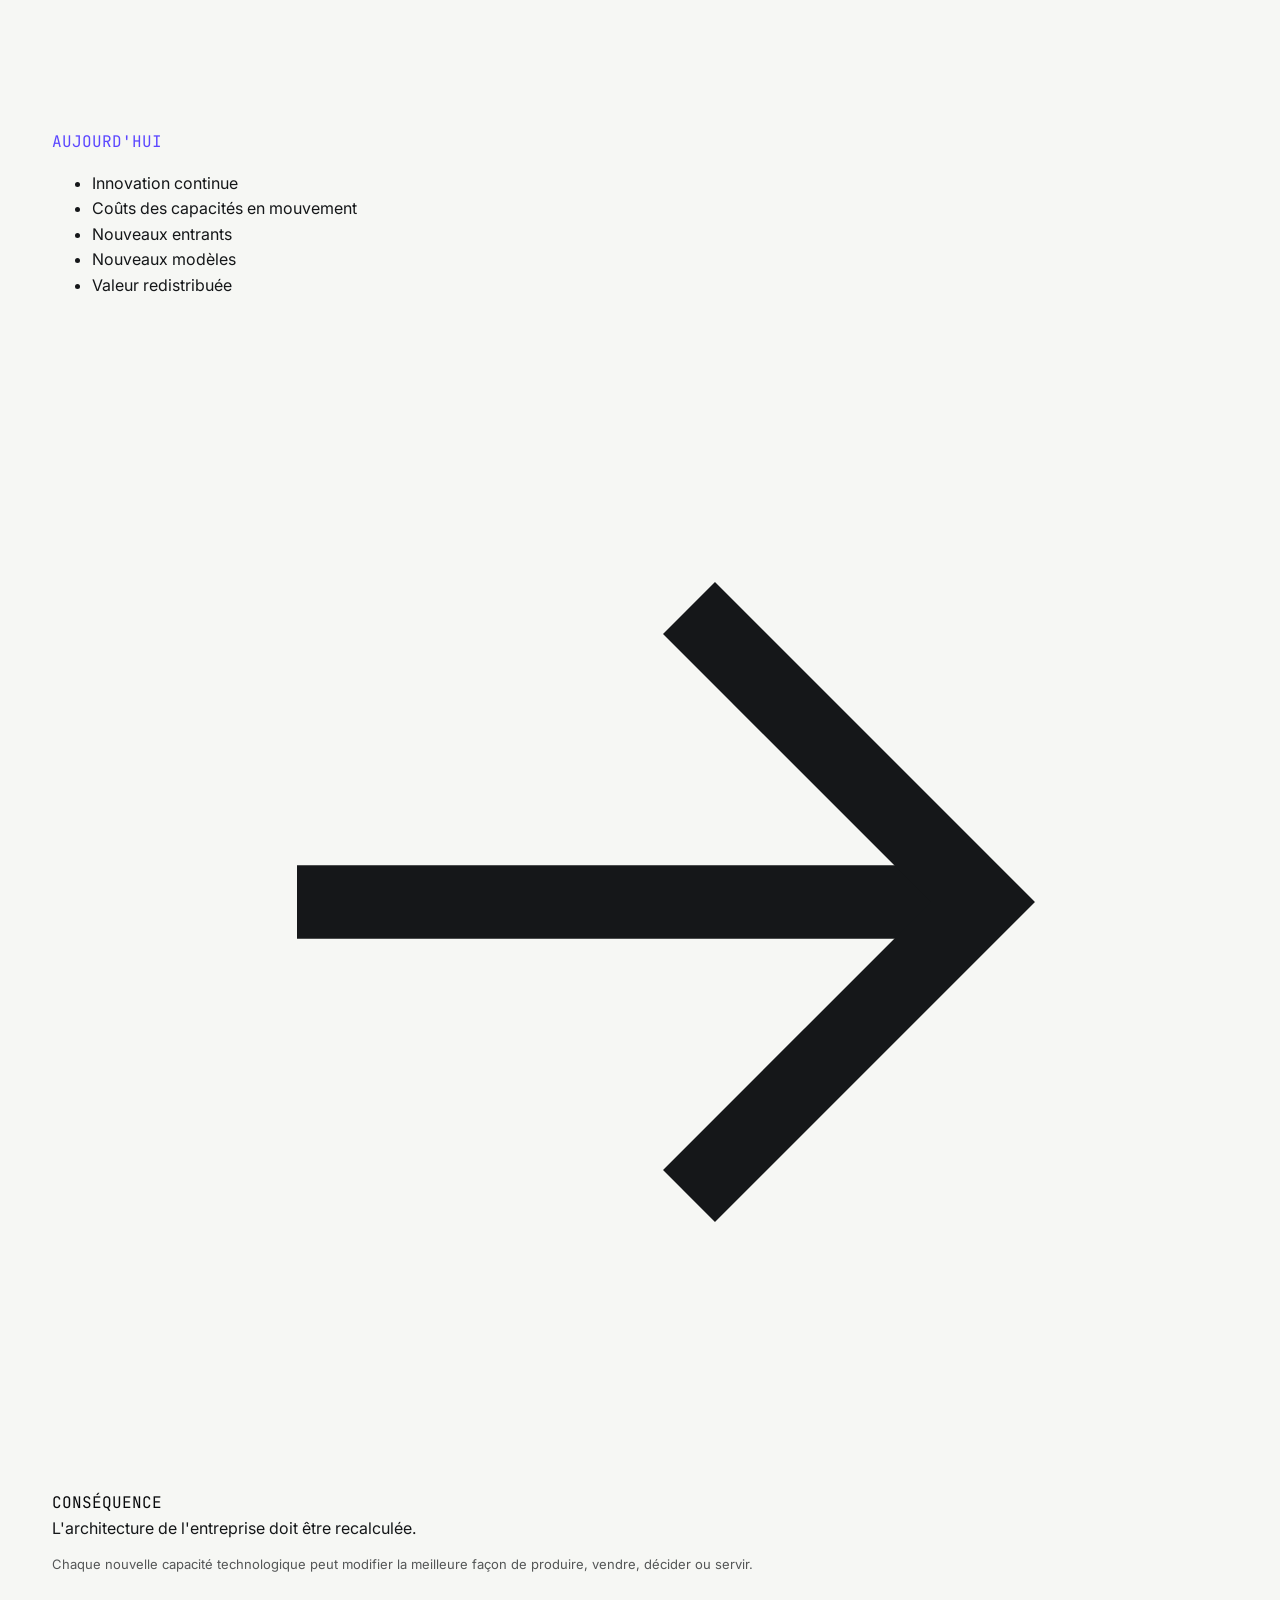
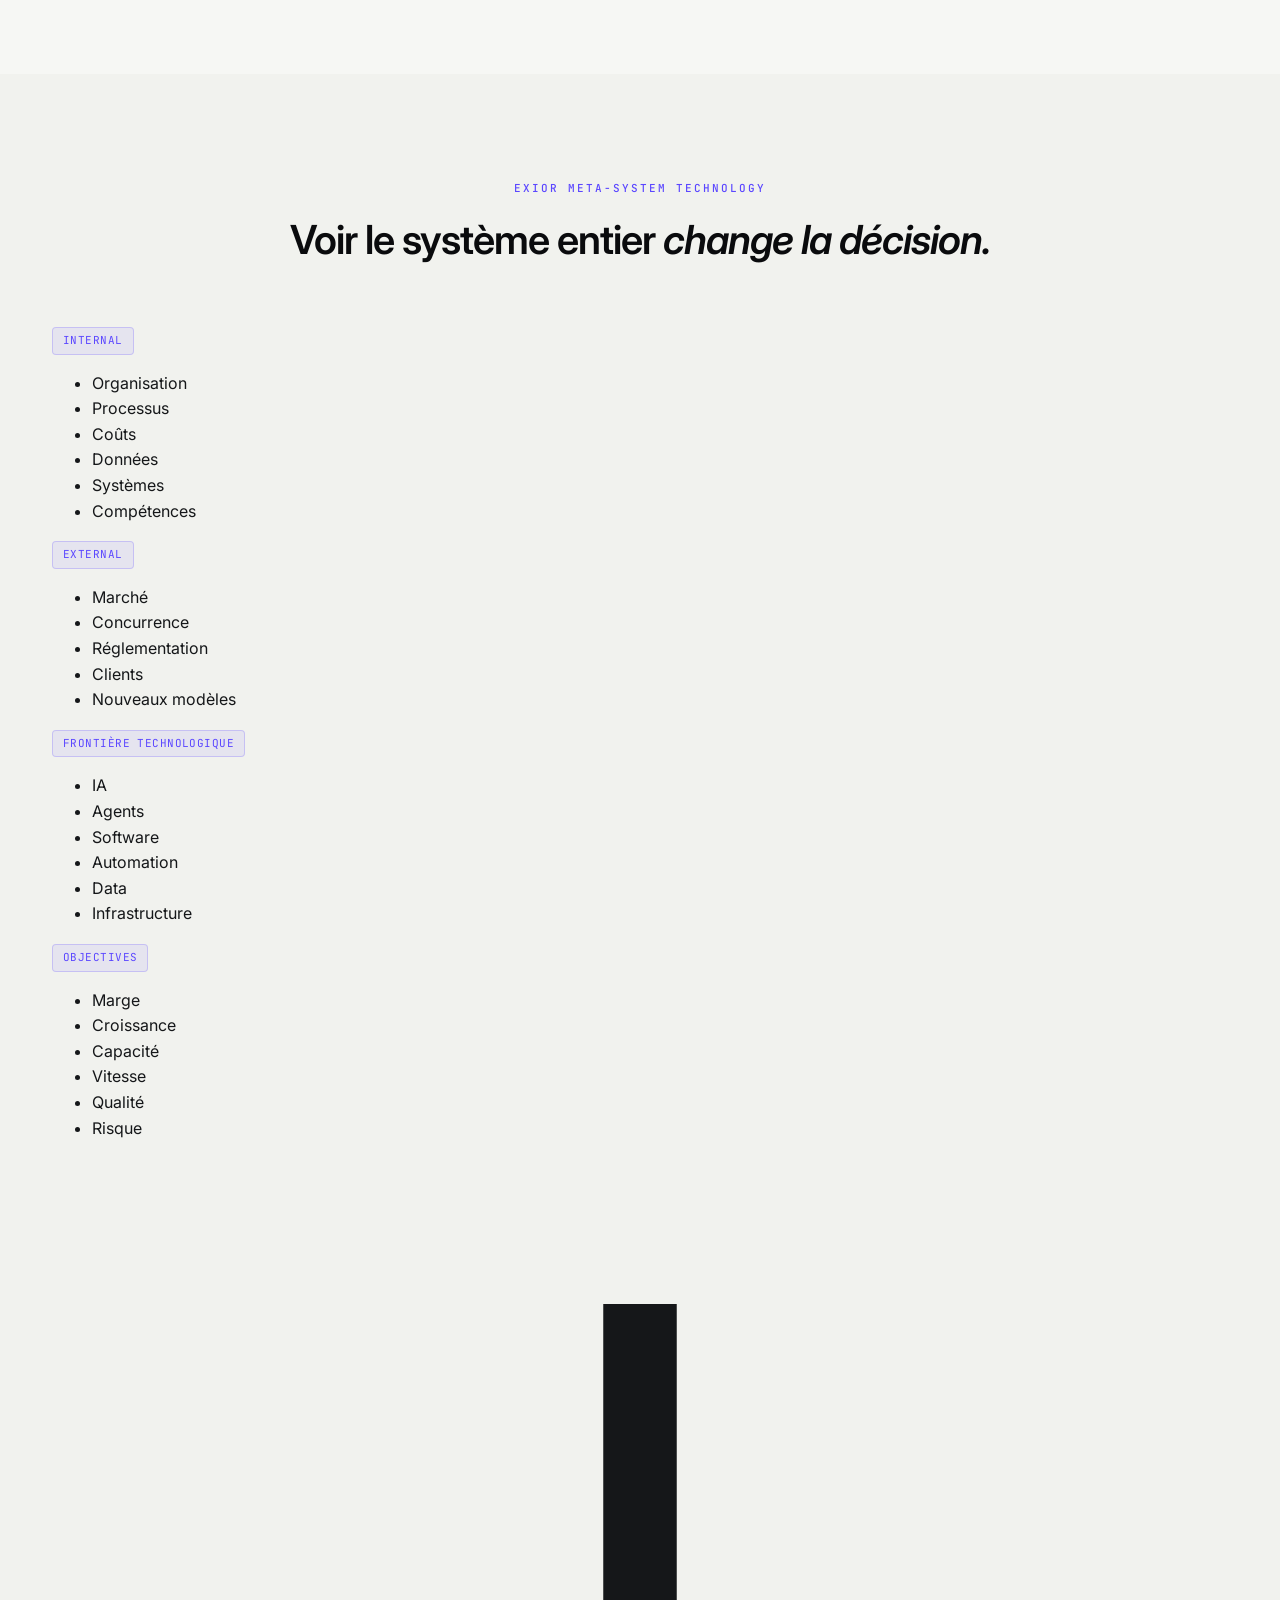
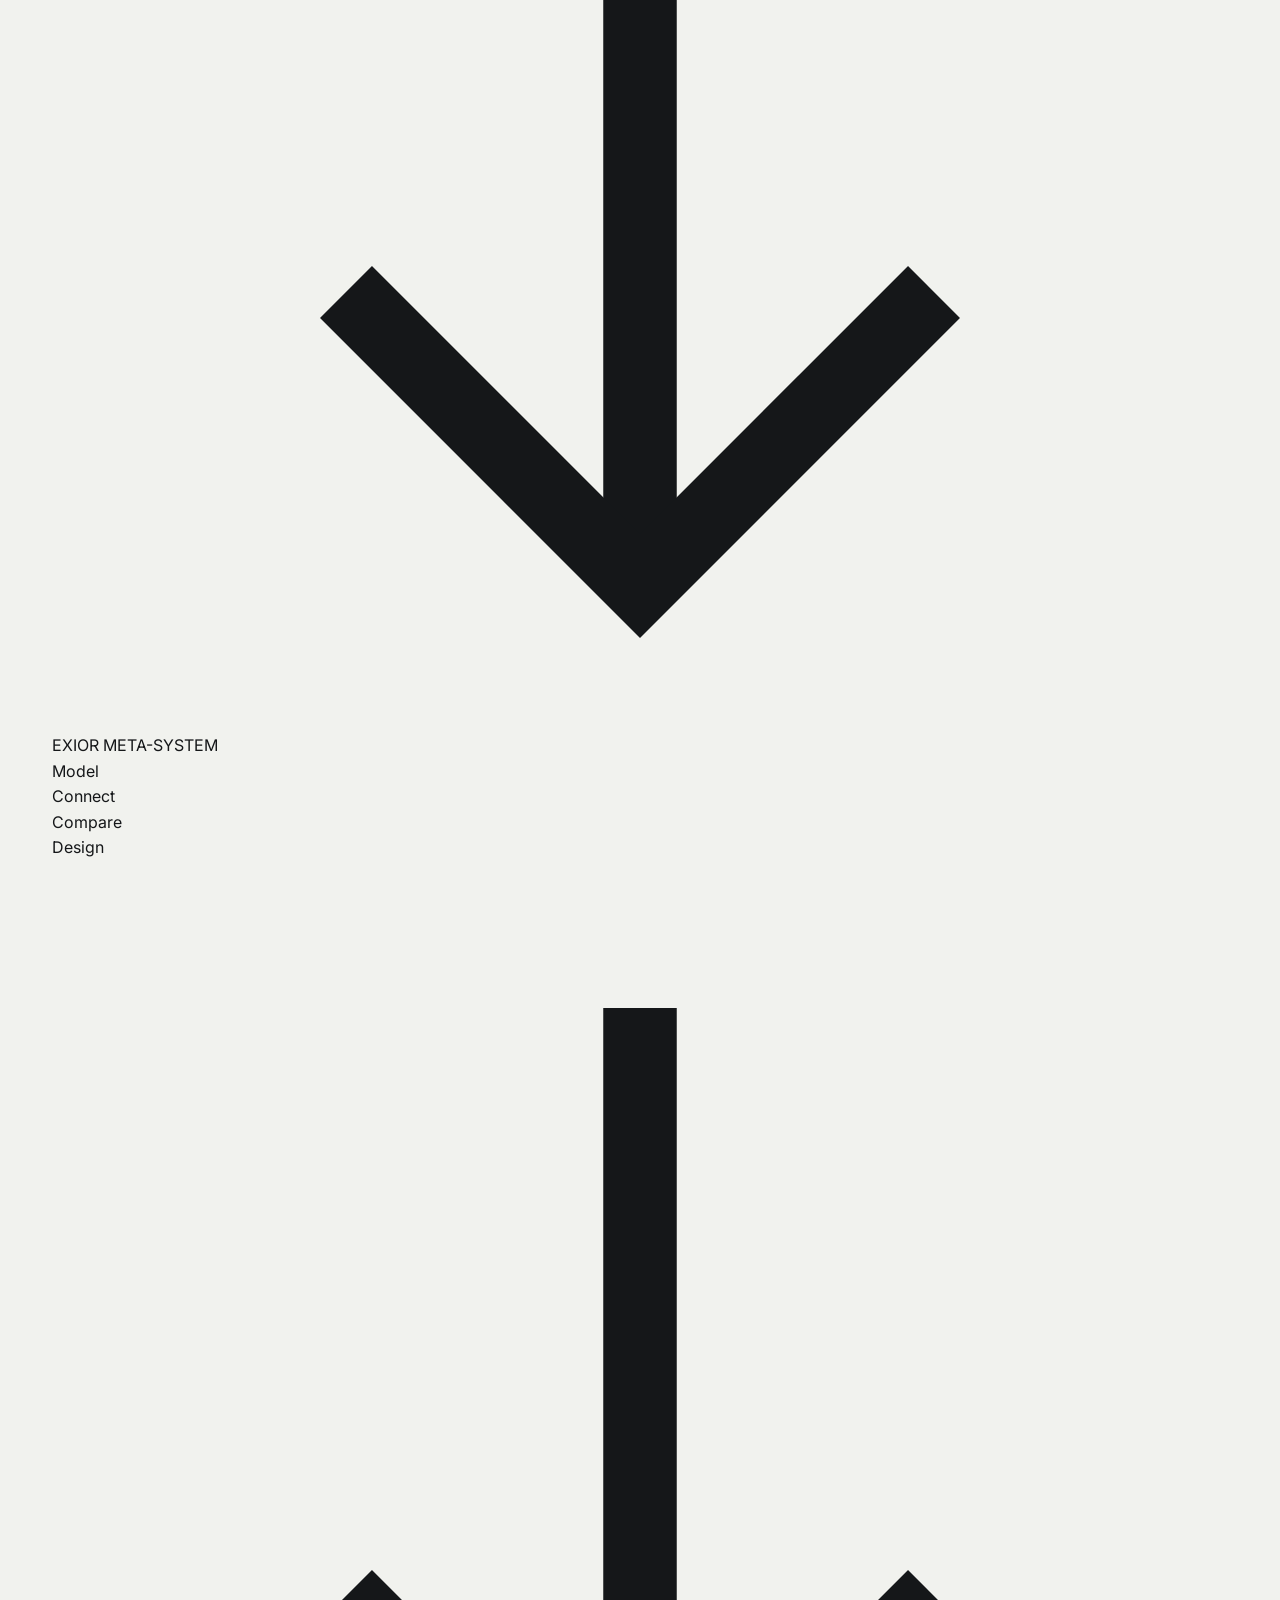
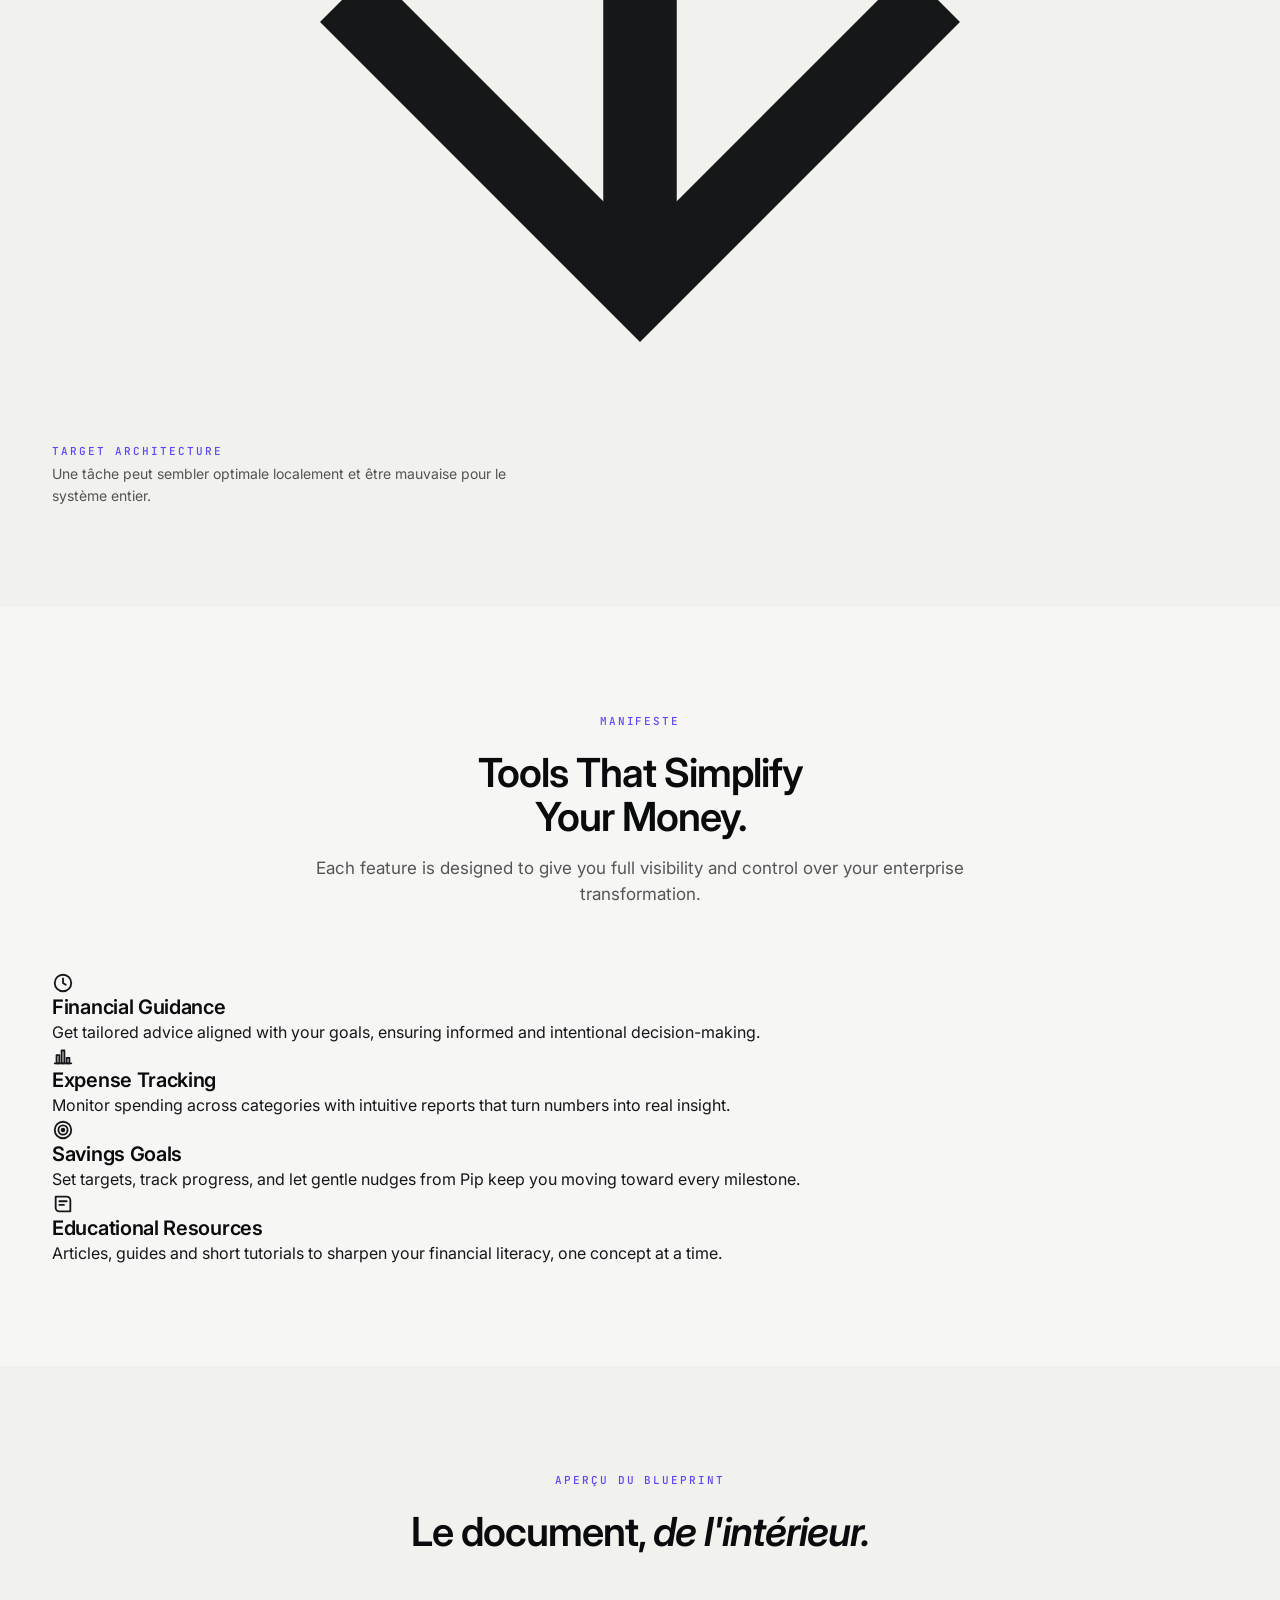
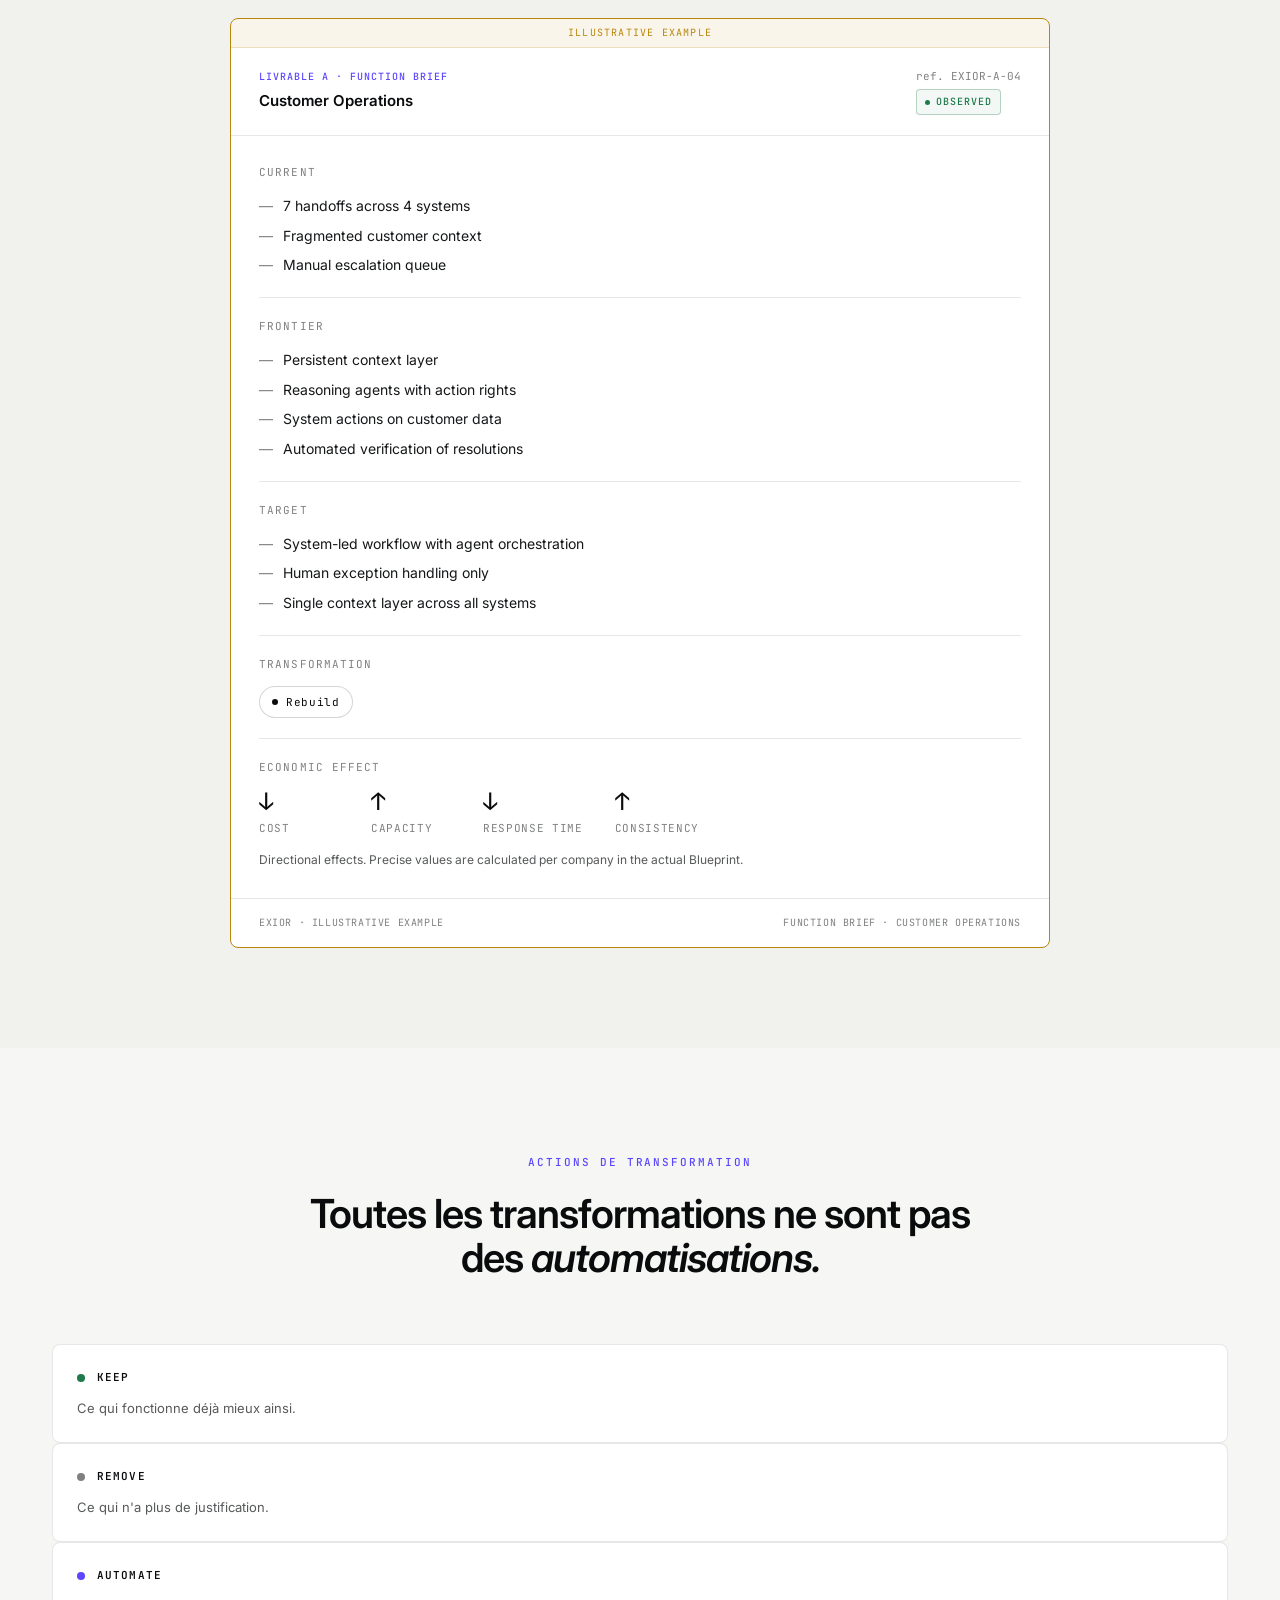
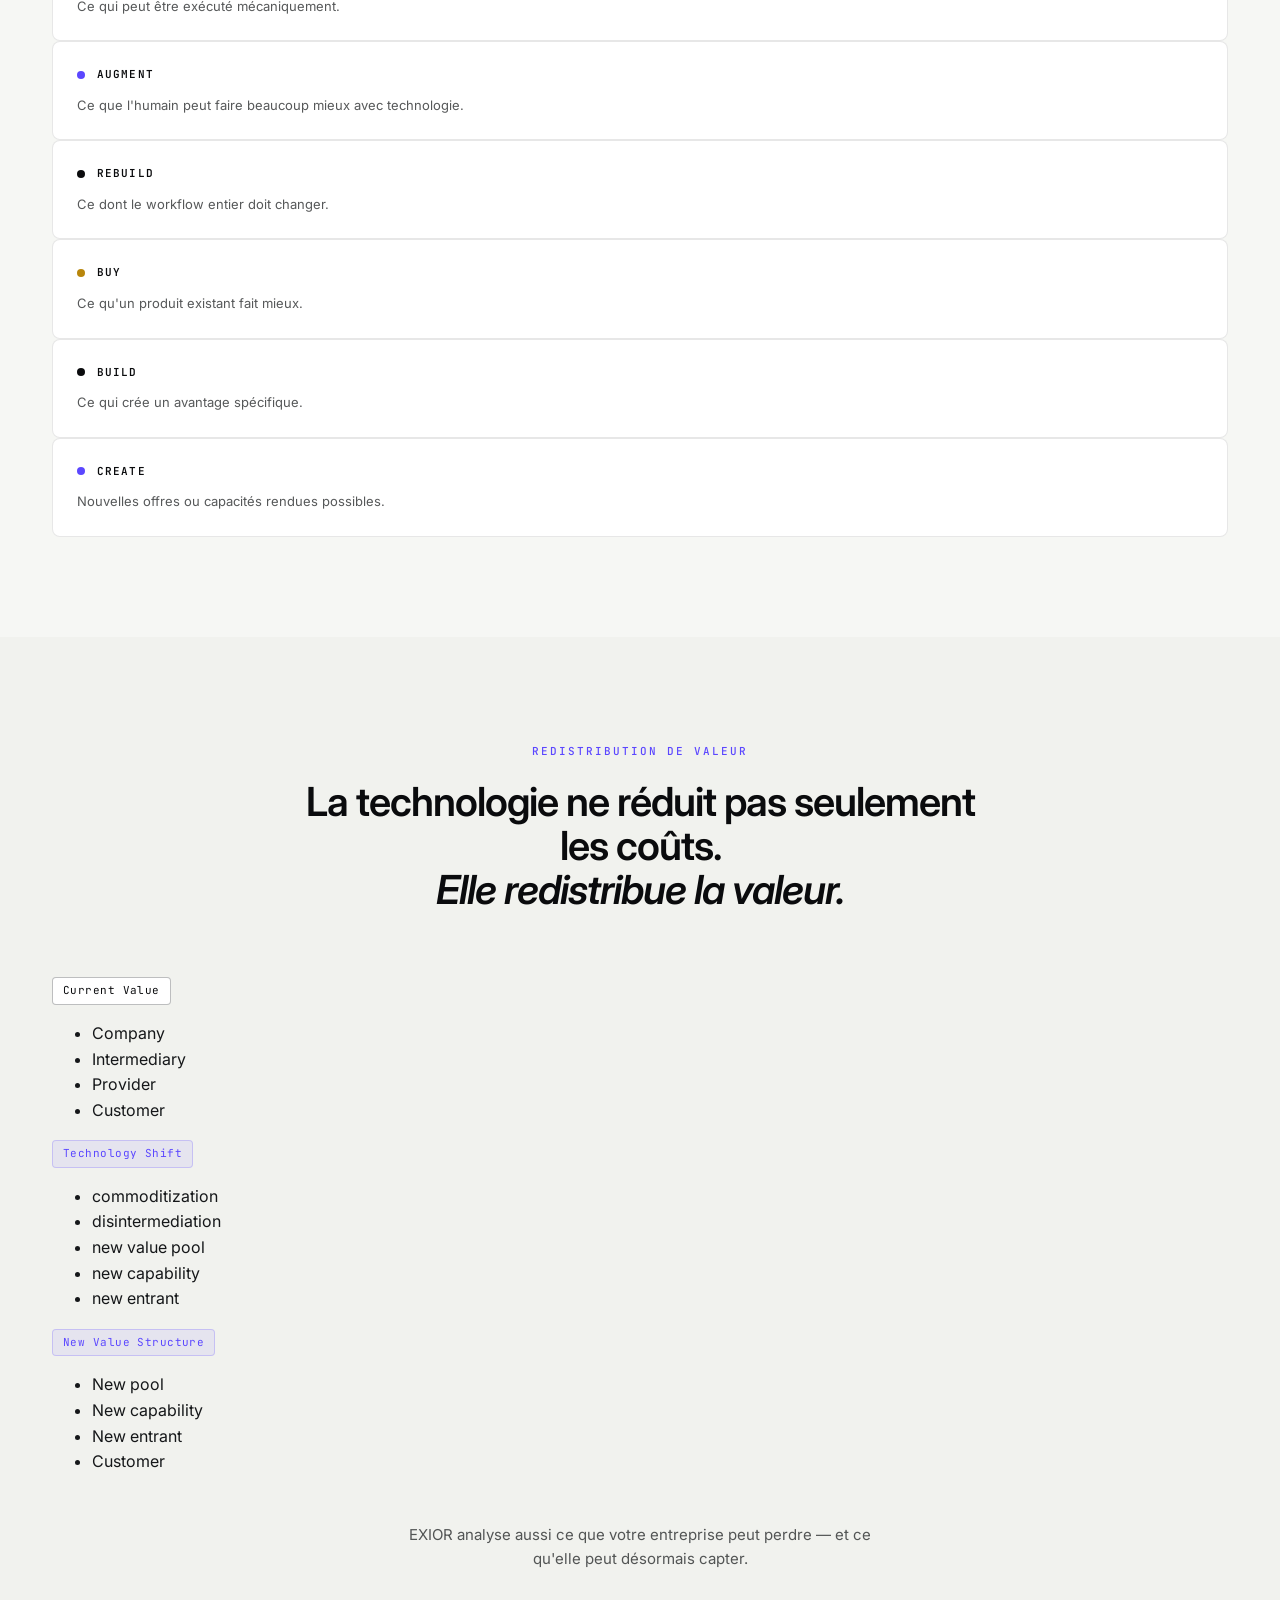
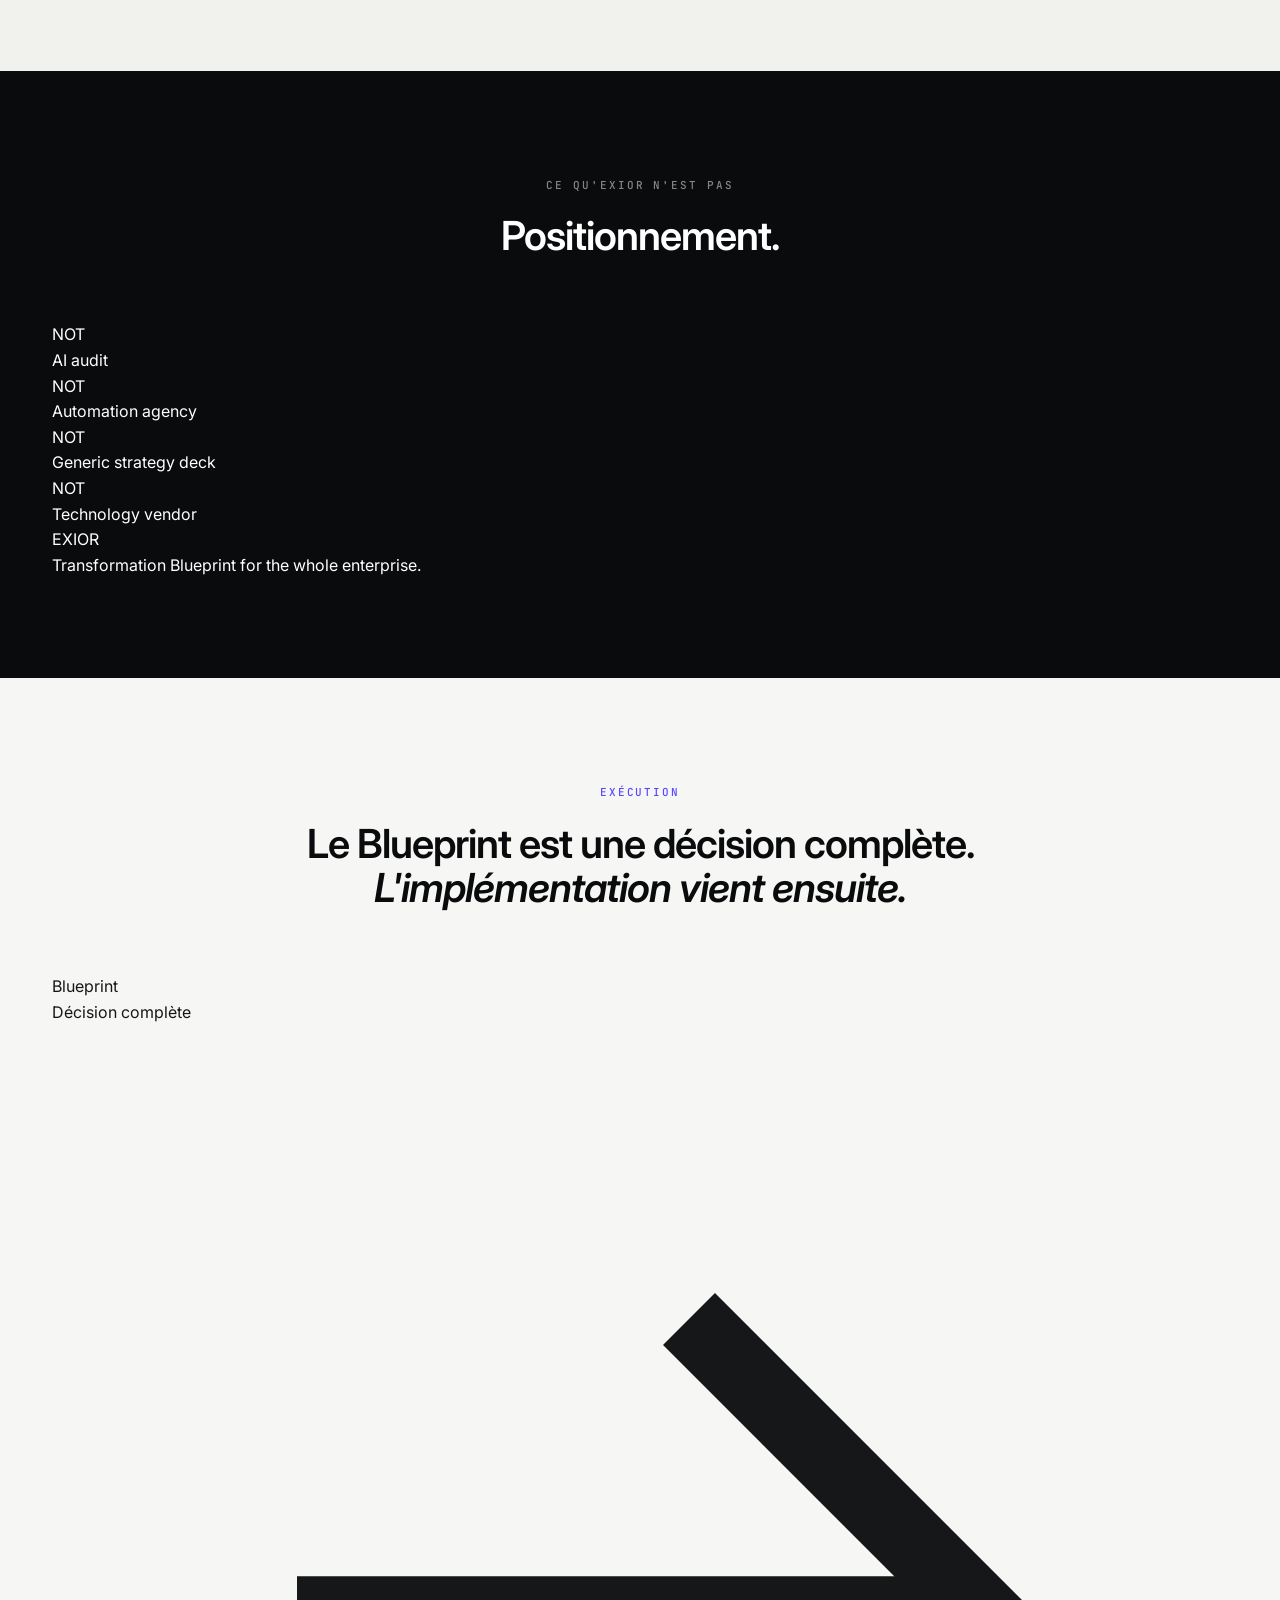
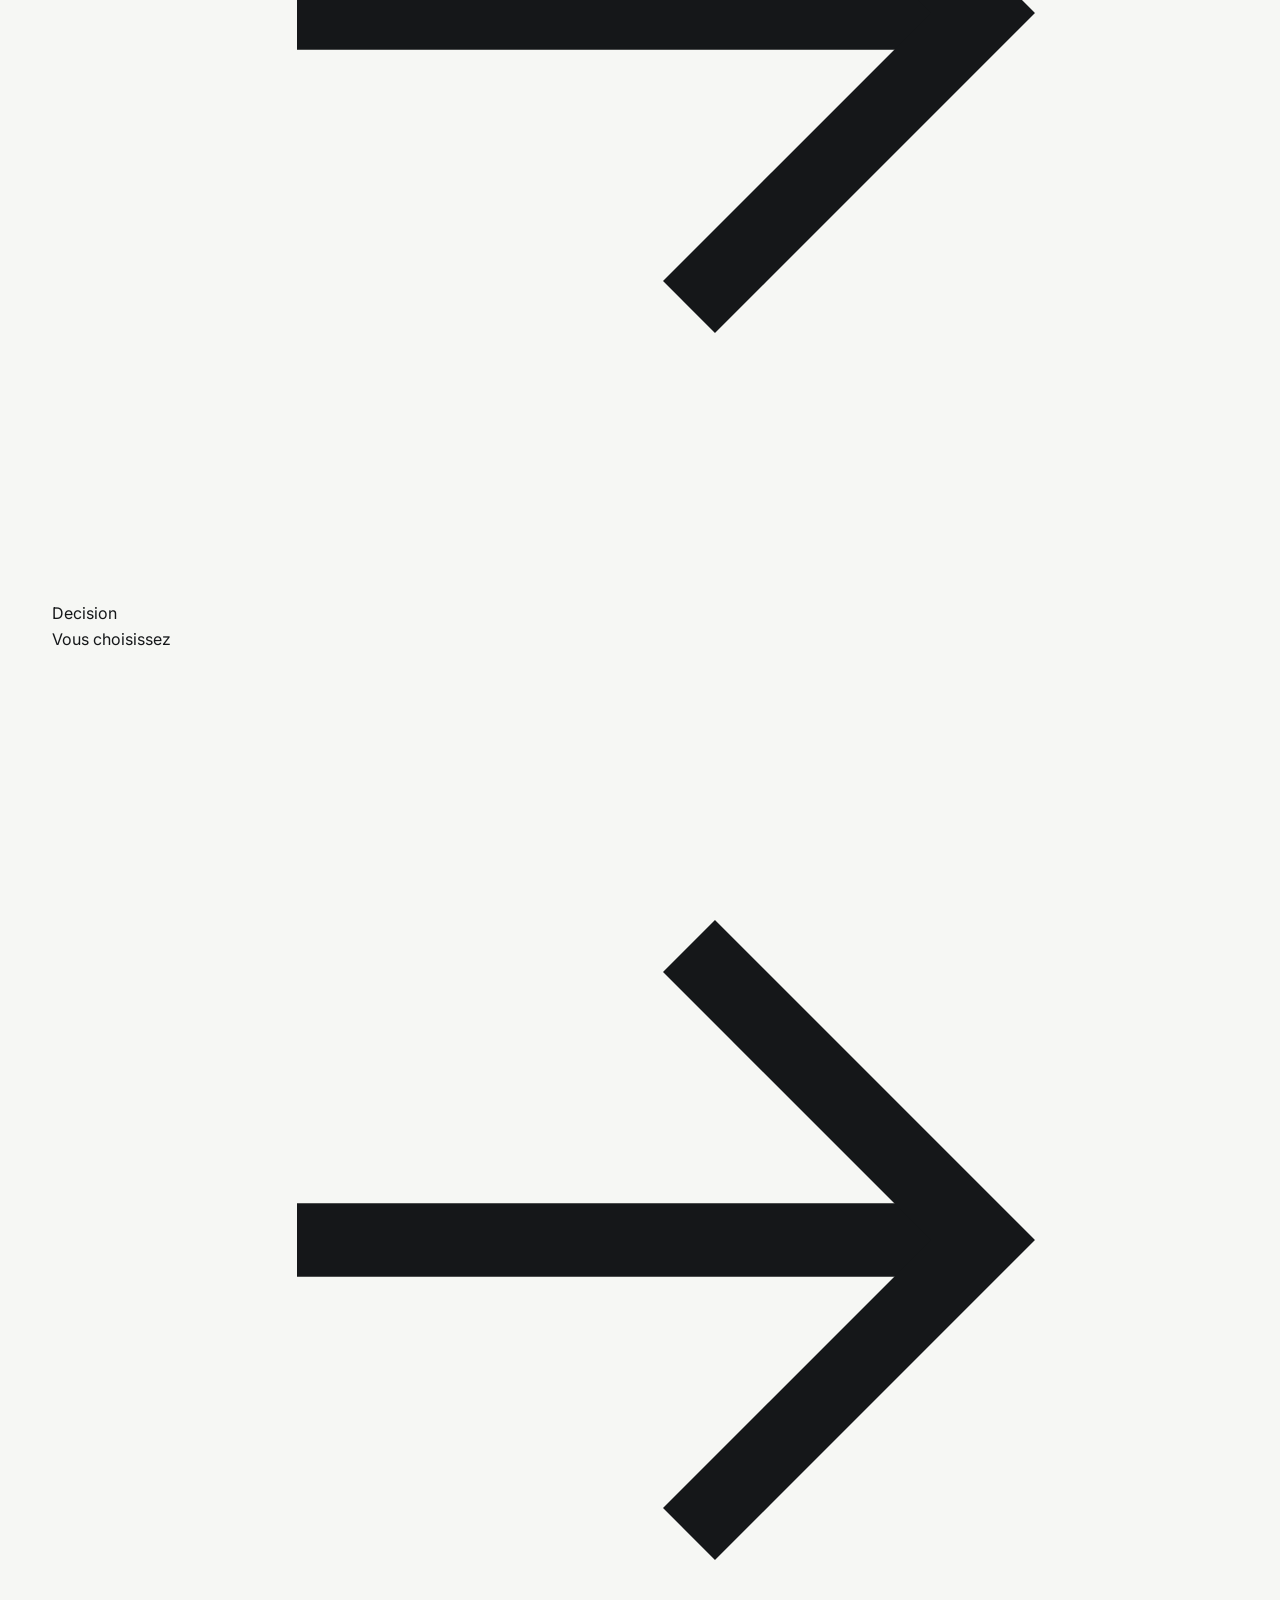
<file: exior-site/index.html>
<!doctype html>
<html lang="fr">
<head>
<meta charset="utf-8" />
<meta name="viewport" content="width=device-width,initial-scale=1" />
<title>EXIOR — Meta-System Technology for Enterprise Transformation</title>
<meta name="description" content="EXIOR is the expert intermediary between tech innovation and implementation. We model your enterprise as a system, confront it with what's now possible, and produce the target architecture." />
<link rel="preconnect" href="https://fonts.googleapis.com" />
<link rel="preconnect" href="https://fonts.gstatic.com" crossorigin />
<link href="https://fonts.googleapis.com/css2?family=Inter:wght@400;500;600;700;800&family=Satoshi:wght@500;600;700;800;900&family=JetBrains+Mono:wght@400;500&display=swap" rel="stylesheet" />
<link rel="stylesheet" href="./design-system.css" />
<style>
:root { --ivory: #F6F7F4; --ink: #151719; --ink-soft: #2a2c30; --line-ivory: rgba(21,23,25,0.10); --line-ivory-2: rgba(21,23,25,0.18); --accent-ivory: #5B47FF; --accent-ivory-soft: rgba(91,71,255,0.10); --surface-ivory: #FFFFFF; }
html, body { background: var(--ivory); }
body { color: var(--ink); }

/* FLOATING NAV */
.nav-v3 { position: fixed; top: 20px; left: 50%; transform: translateX(-50%); z-index: 100; display: flex; align-items: center; gap: 8px; padding: 8px 8px 8px 24px; background: rgba(246,247,244,0.72); backdrop-filter: blur(24px) saturate(180%); -webkit-backdrop-filter: blur(24px) saturate(180%); border: 1px solid var(--line-ivory); border-radius: 999px; box-shadow: 0 6px 32px rgba(21,23,25,0.06), 0 1px 2px rgba(21,23,25,0.04); width: min(880px, calc(100% - 40px)); }
.nav-v3 .logo-v3 { display: inline-flex; align-items: center; gap: 10px; font-weight: 700; font-size: 14px; letter-spacing: 0.06em; text-transform: uppercase; color: var(--ink); margin-right: auto; }
.nav-v3 .logo-v3 .mark-v3 { width: 20px; height: 20px; border: 1.5px solid var(--ink); transform: rotate(45deg); display: inline-block; }
.nav-v3 .nav-links-v3 { display: flex; gap: 24px; font-size: 13px; color: rgba(21,23,25,0.65); }
.nav-v3 .nav-links-v3 a { padding: 8px 4px; transition: color 0.2s; }
.nav-v3 .nav-links-v3 a:hover { color: var(--ink); }
.nav-v3 .nav-cta-v3 { display: inline-flex; align-items: center; gap: 6px; height: 38px; padding: 0 18px; background: var(--ink); color: var(--ivory); border-radius: 999px; font-size: 13px; font-weight: 600; transition: transform 0.3s cubic-bezier(0.72,0.21,0.36,1.01), box-shadow 0.3s; box-shadow: 0 1px 2px rgba(21,23,25,0.12); }
.nav-v3 .nav-cta-v3:hover { transform: translateY(-1px); box-shadow: 0 4px 16px rgba(21,23,25,0.18); }
@media (max-width: 720px) { .nav-v3 { padding: 6px 6px 6px 16px; } .nav-v3 .nav-links-v3 { display: none; } }

/* HERO V3 — clean, real image, no wireframe */
.hero-v3 { position: relative; min-height: 88vh; background: var(--ivory); overflow: hidden; border-bottom: 1px solid var(--line-ivory); }
.hero-v3::before { content: ""; position: absolute; inset: 0; background: radial-gradient(60% 50% at 70% 50%, rgba(91,71,255,0.05) 0%, transparent 60%), radial-gradient(50% 50% at 30% 80%, rgba(21,23,25,0.04) 0%, transparent 60%); pointer-events: none; }
.hero-v3-content { position: relative; z-index: 2; max-width: 1280px; margin: 0 auto; padding: 140px 32px 80px; min-height: 88vh; display: grid; grid-template-columns: 42% 58%; align-items: center; gap: 32px; }
@media (max-width: 960px) { .hero-v3-content { grid-template-columns: 1fr; padding-top: 110px; gap: 40px; } }
.hero-v3-left { display: flex; flex-direction: column; gap: 24px; max-width: 500px; }
.hero-v3-eyebrow { display: inline-flex; align-items: center; gap: 8px; padding: 6px 14px; background: rgba(255,255,255,0.6); backdrop-filter: blur(8px); border: 1px solid var(--line-ivory); border-radius: 999px; font-family: 'JetBrains Mono', monospace; font-size: 11px; letter-spacing: 0.1em; text-transform: uppercase; color: var(--ink); width: fit-content; }
.hero-v3-eyebrow .dot-v3 { width: 6px; height: 6px; border-radius: 50%; background: var(--accent-ivory); box-shadow: 0 0 8px var(--accent-ivory); }
.hero-v3 h1 { font-family: 'Satoshi', sans-serif; font-weight: 700; font-size: clamp(36px, 4.4vw, 56px); letter-spacing: -0.035em; line-height: 1.04; color: var(--ink); margin: 0; }
.hero-v3-tag { font-size: 17px; line-height: 1.6; color: rgba(21,23,25,0.72); max-width: 44ch; margin: 0; }
.hero-v3-cta { display: flex; gap: 12px; flex-wrap: wrap; margin-top: 8px; }
.btn-v3-primary { display: inline-flex; align-items: center; gap: 10px; height: 52px; padding: 0 26px; background: var(--ink); color: var(--ivory); border-radius: 999px; font-weight: 600; font-size: 15px; border: none; cursor: pointer; transition: transform 0.4s cubic-bezier(0.72,0.21,0.36,1.01), box-shadow 0.4s; box-shadow: 0 1px 2px rgba(21,23,25,0.16), inset 0 0 0 1px rgba(255,255,255,0.05); text-decoration: none; }
.btn-v3-primary:hover { transform: translateY(-2px); box-shadow: 0 8px 28px rgba(21,23,25,0.22), inset 0 0 0 1px rgba(255,255,255,0.08); }
.btn-v3-primary:active { transform: translateY(0) scale(0.99); }
.btn-v3-primary svg { transition: transform 0.3s; }
.btn-v3-primary:hover svg { transform: translateX(3px); }
.btn-v3-ghost { display: inline-flex; align-items: center; height: 52px; padding: 0 24px; background: transparent; color: var(--ink); border: 1px solid var(--line-ivory-2); border-radius: 999px; font-weight: 500; font-size: 15px; cursor: pointer; transition: background 0.3s, border-color 0.3s, transform 0.3s; text-decoration: none; }
.btn-v3-ghost:hover { background: rgba(21,23,25,0.04); border-color: var(--ink); transform: translateY(-2px); }
.hero-v3-right { display: flex; align-items: center; justify-content: center; position: relative; }
.hero-v3-orb { width: 100%; max-width: 540px; height: auto; display: block; filter: drop-shadow(0 30px 60px rgba(21,23,25,0.10)); border-radius: 12px; }
@media (max-width: 960px) { .hero-v3-orb { max-width: 100%; } }

/* BENEFITS — OrbAI-style cards with real illustrations */
.benefits-orbai { padding: 100px 0; background: var(--ivory); border-bottom: 1px solid var(--line-ivory); }
.benefits-orbai .section-head { margin-bottom: 56px; }
.benefits-grid-orbai { display: grid; grid-template-columns: repeat(3, 1fr); gap: 20px; }
@media (max-width: 860px) { .benefits-grid-orbai { grid-template-columns: 1fr; } }
.benefit-card-orbai { background: var(--surface-ivory); border: 1px solid var(--line-ivory); border-radius: 20px; padding: 28px; display: flex; flex-direction: column; gap: 20px; box-shadow: 0 1px 3px rgba(21,23,25,0.04), 0 0 0 0.5px rgba(21,23,25,0.02); transition: transform 0.4s cubic-bezier(0.72,0.21,0.36,1.01), box-shadow 0.4s; }
.benefit-card-orbai:hover { transform: translateY(-3px); box-shadow: 0 12px 32px rgba(21,23,25,0.08), 0 0 0 0.5px rgba(21,23,25,0.02); }
.benefit-illu-orbai { aspect-ratio: 1; background: #FAFAFA; border: 1px solid var(--line-ivory); border-radius: 12px; display: flex; align-items: center; justify-content: center; padding: 24px; overflow: hidden; }
.benefit-illu-orbai img { width: 100%; height: 100%; object-fit: contain; }
.benefit-illu-orbai svg { width: 100%; height: 100%; }
.benefit-card-orbai h3 { font-size: 20px; font-weight: 700; color: var(--ink); margin: 0; letter-spacing: -0.01em; }
.benefit-card-orbai p { color: rgba(21,23,25,0.7); font-size: 15px; line-height: 1.6; margin: 0; }
</style>
</head>
<body>

<nav class="nav-v3" id="nav">
  <a href="./" class="logo-v3"><span class="mark-v3"></span>EXIOR</a>
  <div class="nav-links-v3">
    <a href="#benefits">Benefits</a>
    <a href="#pricing">Pricing</a>
    <a href="#services">Services</a>
    <a href="#contact">Contact</a>
  </div>
  <a href="#pricing" class="nav-cta-v3">Get Started →</a>
</nav>

<main id="main">

<!-- HERO V3 — clean, real orb image, no wireframe -->
<header class="hero-v3" id="hero">
  <div class="hero-v3-content">
    <div class="hero-v3-left">
      <span class="hero-v3-eyebrow"><span class="dot-v3"></span>EXIOR Transformation Blueprint</span>
      <h1>Le plan directeur<br/>de l'entreprise que vous<br/>devez construire maintenant.</h1>
      <p class="hero-v3-tag">EXIOR prend votre entreprise comme un système, la confronte à ce qui est désormais possible, et produit l'architecture cible — avec son impact et son plan.</p>
      <div class="hero-v3-cta">
        <a href="#pricing" class="btn-v3-primary">Get Started
          <svg width="14" height="14" viewBox="0 0 24 24" fill="none" stroke="currentColor" stroke-width="2.5" stroke-linecap="round"><line x1="7" y1="17" x2="17" y2="7"/><polyline points="7 7 17 7 17 17"/></svg>
        </a>
        <a href="#services" class="btn-v3-ghost">See Our Services</a>
      </div>
    </div>
    <div class="hero-v3-right">
      <img src="./images/orbai-hero-orb.png" alt="EXIOR meta-system orb — premium 3D sphere on ivory background" class="hero-v3-orb" />
    </div>
  </div>
</header>

<!-- BENEFITS — OrbAI-style cards with real illustrations -->
<section class="benefits-orbai" id="benefits">
  <div class="container">
    <div class="section-head center">
      <span class="section-label">Benefits</span>
      <h2>Why EXIOR</h2>
      <p>Partner with the meta-system that turns innovation into decisions and decisions into transformation.</p>
    </div>
    <div class="benefits-grid-orbai">
      <article class="benefit-card-orbai">
        <div class="benefit-illu-orbai">
          <svg viewBox="0 0 160 160" xmlns="http://www.w3.org/2000/svg">
            <circle cx="80" cy="80" r="62" fill="none" stroke="#151719" stroke-width="1.5" />
            <line x1="80" y1="22" x2="80" y2="30" stroke="#151719" stroke-width="1.5" stroke-linecap="round" />
            <line x1="138" y1="80" x2="130" y2="80" stroke="#151719" stroke-width="1.5" stroke-linecap="round" />
            <line x1="22" y1="80" x2="30" y2="80" stroke="#151719" stroke-width="1.5" stroke-linecap="round" />
            <line x1="36" y1="36" x2="42" y2="42" stroke="#151719" stroke-width="1.5" stroke-linecap="round" />
            <line x1="124" y1="36" x2="118" y2="42" stroke="#151719" stroke-width="1.5" stroke-linecap="round" />
            <line x1="36" y1="124" x2="42" y2="118" stroke="#151719" stroke-width="1.5" stroke-linecap="round" />
            <line x1="124" y1="124" x2="118" y2="118" stroke="#151719" stroke-width="1.5" stroke-linecap="round" />
            <circle cx="80" cy="80" r="5" fill="#5B47FF" />
            <line x1="80" y1="80" x2="118" y2="50" stroke="#151719" stroke-width="2.5" stroke-linecap="round" />
            <circle cx="118" cy="50" r="4" fill="#5B47FF" />
            <circle cx="80" cy="80" r="2.5" fill="#151719" />
          </svg>
        </div>
        <h3>Real-time visibility</h3>
        <p>See the whole system, not isolated functions. Understand how a change in one area reshapes the others.</p>
      </article>
      <article class="benefit-card-orbai">
        <div class="benefit-illu-orbai">
          <svg viewBox="0 0 160 160" xmlns="http://www.w3.org/2000/svg">
            <line x1="20" y1="140" x2="140" y2="140" stroke="#151719" stroke-width="1.5" stroke-linecap="round" />
            <rect x="28" y="95" width="18" height="42" rx="2" fill="#151719" />
            <rect x="56" y="72" width="18" height="65" rx="2" fill="#151719" />
            <rect x="84" y="50" width="18" height="87" rx="2" fill="#151719" />
            <rect x="112" y="28" width="18" height="109" rx="2" fill="#5B47FF" />
            <circle cx="37" cy="116" r="3" fill="#5B47FF" opacity="0" />
            <line x1="28" y1="28" x2="28" y2="140" stroke="#151719" stroke-width="1" stroke-dasharray="2 4" opacity="0.3" />
            <line x1="56" y1="28" x2="56" y2="140" stroke="#151719" stroke-width="1" stroke-dasharray="2 4" opacity="0.3" />
            <line x1="84" y1="28" x2="84" y2="140" stroke="#151719" stroke-width="1" stroke-dasharray="2 4" opacity="0.3" />
            <line x1="112" y1="28" x2="112" y2="140" stroke="#151719" stroke-width="1" stroke-dasharray="2 4" opacity="0.3" />
          </svg>
        </div>
        <h3>Evidence-based</h3>
        <p>Every recommendation is documented with its hypothesis, its data, and its condition of validity. Nothing hidden.</p>
      </article>
      <article class="benefit-card-orbai">
        <div class="benefit-illu-orbai">
          <img src="./images/orbai-illu-avatars.png" alt="Team collaboration" />
        </div>
        <h3>Continuous adaptation</h3>
        <p>Innovation is permanent. The Transformation Blueprint evolves as the frontier shifts — the architecture stays relevant.</p>
      </article>
    </div>
  </div>
</section>

<!-- EXISTING SECTIONS — kept as-is per brief -->
<section id="why-now">
  <div class="container">
    <div class="section-head center">
      <span class="section-label">Pourquoi maintenant</span>
      <h2>L'entreprise optimale change <span class="italic">plus vite</span> que l'organisation réelle.</h2>
    </div>
    <div class="why-grid">
      <div class="why-col">
        <div class="why-col-label"><span class="mono">HIER</span></div>
        <ul>
          <li>Technologie relativement stable</li>
          <li>Organisation durable</li>
          <li>Transformation périodique</li>
        </ul>
      </div>
      <div class="why-arrow" aria-hidden="true"><svg viewBox="0 0 24 24" fill="none" stroke="currentColor" stroke-width="1.5"><line x1="5" y1="12" x2="19" y2="12"/><polyline points="13 6 19 12 13 18"/></svg></div>
      <div class="why-col why-col--now">
        <div class="why-col-label"><span class="mono" style="color: var(--accent);">AUJOURD'HUI</span></div>
        <ul>
          <li>Innovation continue</li>
          <li>Coûts des capacités en mouvement</li>
          <li>Nouveaux entrants</li>
          <li>Nouveaux modèles</li>
          <li>Valeur redistribuée</li>
        </ul>
      </div>
      <div class="why-arrow" aria-hidden="true"><svg viewBox="0 0 24 24" fill="none" stroke="currentColor" stroke-width="1.5"><line x1="5" y1="12" x2="19" y2="12"/><polyline points="13 6 19 12 13 18"/></svg></div>
      <div class="why-col why-col--consequence">
        <div class="why-col-label"><span class="mono" style="color: var(--fg-bright);">CONSÉQUENCE</span></div>
        <p>L'architecture de l'entreprise doit être recalculée.</p>
        <p class="muted" style="font-size: 13px; margin-top: 12px;">Chaque nouvelle capacité technologique peut modifier la meilleure façon de produire, vendre, décider ou servir.</p>
      </div>
    </div>
  </div>
</section>

<section id="meta-system" style="background: var(--bg-2);">
  <div class="container">
    <div class="section-head center">
      <span class="section-label">EXIOR Meta-System Technology</span>
      <h2>Voir le système entier <span class="italic">change la décision.</span></h2>
    </div>
    <div class="ms-diagram">
      <div class="ms-inputs">
        <div class="ms-input-col"><div class="ms-input-head"><span class="data-tag data-tag--accent">INTERNAL</span></div><ul class="ms-input-list"><li>Organisation</li><li>Processus</li><li>Coûts</li><li>Données</li><li>Systèmes</li><li>Compétences</li></ul></div>
        <div class="ms-input-col"><div class="ms-input-head"><span class="data-tag data-tag--accent">EXTERNAL</span></div><ul class="ms-input-list"><li>Marché</li><li>Concurrence</li><li>Réglementation</li><li>Clients</li><li>Nouveaux modèles</li></ul></div>
        <div class="ms-input-col"><div class="ms-input-head"><span class="data-tag data-tag--accent">FRONTIÈRE TECHNOLOGIQUE</span></div><ul class="ms-input-list"><li>IA</li><li>Agents</li><li>Software</li><li>Automation</li><li>Data</li><li>Infrastructure</li></ul></div>
        <div class="ms-input-col"><div class="ms-input-head"><span class="data-tag data-tag--accent">OBJECTIVES</span></div><ul class="ms-input-list"><li>Marge</li><li>Croissance</li><li>Capacité</li><li>Vitesse</li><li>Qualité</li><li>Risque</li></ul></div>
      </div>
      <div class="ms-arrow" aria-hidden="true"><svg viewBox="0 0 24 24" fill="none" stroke="currentColor" stroke-width="1.5"><line x1="12" y1="3" x2="12" y2="21"/><polyline points="6 15 12 21 18 15"/></svg></div>
      <div class="ms-core"><div class="ms-core-box"><div class="ms-core-label">EXIOR META-SYSTEM</div><div class="ms-verbs"><div class="ms-verb">Model</div><div class="ms-verb">Connect</div><div class="ms-verb">Compare</div><div class="ms-verb">Design</div></div></div></div>
      <div class="ms-arrow" aria-hidden="true"><svg viewBox="0 0 24 24" fill="none" stroke="currentColor" stroke-width="1.5"><line x1="12" y1="3" x2="12" y2="21"/><polyline points="6 15 12 21 18 15"/></svg></div>
      <div class="ms-output"><div class="ms-output-head"><span class="section-label" style="margin: 0;">Target Architecture</span></div><p style="font-size: 14px; color: var(--muted-2); max-width: 56ch;">Une tâche peut sembler optimale localement et être mauvaise pour le système entier.</p></div>
    </div>
  </div>
</section>

<section id="features">
  <div class="container">
    <div class="section-head center">
      <span class="section-label">Manifeste</span>
      <h2>Tools That Simplify<br/>Your Money.</h2>
      <p class="lede">Each feature is designed to give you full visibility and control over your enterprise transformation.</p>
    </div>
    <div class="features-grid">
      <article class="feature"><div class="feature-icon"><svg width="22" height="22" viewBox="0 0 24 24" fill="none" stroke="currentColor" stroke-width="2" stroke-linecap="round" stroke-linejoin="round"><circle cx="12" cy="12" r="9"/><polyline points="12 7 12 12 15 14"/></svg></div><h3>Financial Guidance</h3><p>Get tailored advice aligned with your goals, ensuring informed and intentional decision-making.</p></article>
      <article class="feature"><div class="feature-icon"><svg width="22" height="22" viewBox="0 0 24 24" fill="none" stroke="currentColor" stroke-width="2" stroke-linecap="round" stroke-linejoin="round"><line x1="3" y1="20" x2="21" y2="20"/><rect x="5" y="11" width="3" height="9"/><rect x="10.5" y="6" width="3" height="14"/><rect x="16" y="14" width="3" height="6"/></svg></div><h3>Expense Tracking</h3><p>Monitor spending across categories with intuitive reports that turn numbers into real insight.</p></article>
      <article class="feature"><div class="feature-icon"><svg width="22" height="22" viewBox="0 0 24 24" fill="none" stroke="currentColor" stroke-width="2" stroke-linecap="round" stroke-linejoin="round"><circle cx="12" cy="12" r="9"/><circle cx="12" cy="12" r="5"/><circle cx="12" cy="12" r="1.5" fill="currentColor"/></svg></div><h3>Savings Goals</h3><p>Set targets, track progress, and let gentle nudges from Pip keep you moving toward every milestone.</p></article>
      <article class="feature"><div class="feature-icon"><svg width="22" height="22" viewBox="0 0 24 24" fill="none" stroke="currentColor" stroke-width="2" stroke-linecap="round" stroke-linejoin="round"><path d="M4 4h12a4 4 0 0 1 4 4v12H8a4 4 0 0 1-4-4z"/><line x1="8" y1="9" x2="16" y2="9"/><line x1="8" y1="13" x2="13" y2="13"/></svg></div><h3>Educational Resources</h3><p>Articles, guides and short tutorials to sharpen your financial literacy, one concept at a time.</p></article>
    </div>
  </div>
</section>

<section id="blueprint-preview" style="background: var(--bg-2);">
  <div class="container">
    <div class="section-head center">
      <span class="section-label">Aperçu du Blueprint</span>
      <h2>Le document, <span class="italic">de l'intérieur.</span></h2>
    </div>
    <div class="blueprint blueprint--illustrative" style="max-width: 820px; margin: 0 auto;">
      <div class="blueprint-head">
        <div class="meta"><div class="label">Livrable A · Function Brief</div><div class="title">Customer Operations</div></div>
        <div class="ref"><div>ref. EXIOR-A-04</div><div style="display: flex; gap: 6px; margin-top: 4px;"><span class="status-tag status-observed">Observed</span></div></div>
      </div>
      <div class="blueprint-body">
        <div class="blueprint-section"><div class="section-title">Current</div><div class="content"><ul><li>7 handoffs across 4 systems</li><li>Fragmented customer context</li><li>Manual escalation queue</li></ul></div></div>
        <div class="blueprint-section"><div class="section-title">Frontier</div><div class="content"><ul><li>Persistent context layer</li><li>Reasoning agents with action rights</li><li>System actions on customer data</li><li>Automated verification of resolutions</li></ul></div></div>
        <div class="blueprint-section"><div class="section-title">Target</div><div class="content"><ul><li>System-led workflow with agent orchestration</li><li>Human exception handling only</li><li>Single context layer across all systems</li></ul></div></div>
        <div class="blueprint-section"><div class="section-title">Transformation</div><div class="content"><span class="evidence-tag evidence-tag--rebuild">Rebuild</span></div></div>
        <div class="blueprint-section"><div class="section-title">Economic Effect</div><div class="content"><div class="metric-row"><div class="metric"><span class="val">↓</span><span class="label">Cost</span></div><div class="metric"><span class="val">↑</span><span class="label">Capacity</span></div><div class="metric"><span class="val">↓</span><span class="label">Response time</span></div><div class="metric"><span class="val">↑</span><span class="label">Consistency</span></div></div><p class="muted" style="font-size: 12px; margin-top: 12px;">Directional effects. Precise values are calculated per company in the actual Blueprint.</p></div></div>
      </div>
      <div class="blueprint-foot"><span>EXIOR · Illustrative example</span><span>Function Brief · Customer Operations</span></div>
    </div>
  </div>
</section>

<section id="actions">
  <div class="container">
    <div class="section-head center">
      <span class="section-label">Actions de transformation</span>
      <h2>Toutes les transformations ne sont pas des <span class="italic">automatisations.</span></h2>
    </div>
    <div class="actions-grid">
      <div class="tx-action"><div class="head"><span class="tag-mark tag-mark--keep"></span><span class="label">Keep</span></div><p>Ce qui fonctionne déjà mieux ainsi.</p></div>
      <div class="tx-action"><div class="head"><span class="tag-mark tag-mark--remove"></span><span class="label">Remove</span></div><p>Ce qui n'a plus de justification.</p></div>
      <div class="tx-action"><div class="head"><span class="tag-mark tag-mark--automate"></span><span class="label">Automate</span></div><p>Ce qui peut être exécuté mécaniquement.</p></div>
      <div class="tx-action"><div class="head"><span class="tag-mark tag-mark--augment"></span><span class="label">Augment</span></div><p>Ce que l'humain peut faire beaucoup mieux avec technologie.</p></div>
      <div class="tx-action"><div class="head"><span class="tag-mark tag-mark--rebuild"></span><span class="label">Rebuild</span></div><p>Ce dont le workflow entier doit changer.</p></div>
      <div class="tx-action"><div class="head"><span class="tag-mark tag-mark--buy"></span><span class="label">Buy</span></div><p>Ce qu'un produit existant fait mieux.</p></div>
      <div class="tx-action"><div class="head"><span class="tag-mark tag-mark--build"></span><span class="label">Build</span></div><p>Ce qui crée un avantage spécifique.</p></div>
      <div class="tx-action"><div class="head"><span class="tag-mark tag-mark--create"></span><span class="label">Create</span></div><p>Nouvelles offres ou capacités rendues possibles.</p></div>
    </div>
  </div>
</section>

<section id="value" style="background: var(--bg-2);">
  <div class="container">
    <div class="section-head center">
      <span class="section-label">Redistribution de valeur</span>
      <h2>La technologie ne réduit pas seulement les coûts.<br/><span class="italic">Elle redistribue la valeur.</span></h2>
    </div>
    <div class="value-grid">
      <div class="value-col">
        <div class="value-label"><span class="data-tag data-tag--ink">Current Value</span></div>
        <ul class="value-chain">
          <li><span class="value-node">Company</span></li>
          <li><span class="value-node">Intermediary</span></li>
          <li><span class="value-node">Provider</span></li>
          <li><span class="value-node">Customer</span></li>
        </ul>
      </div>
      <div class="value-col value-shift">
        <div class="value-label"><span class="data-tag data-tag--accent">Technology Shift</span></div>
        <ul class="value-effects">
          <li>commoditization</li>
          <li>disintermediation</li>
          <li>new value pool</li>
          <li>new capability</li>
          <li>new entrant</li>
        </ul>
      </div>
      <div class="value-col value-new">
        <div class="value-label"><span class="data-tag data-tag--accent">New Value Structure</span></div>
        <ul class="value-chain">
          <li><span class="value-node value-node--accent">New pool</span></li>
          <li><span class="value-node value-node--accent">New capability</span></li>
          <li><span class="value-node value-node--accent">New entrant</span></li>
          <li><span class="value-node value-node--accent">Customer</span></li>
        </ul>
      </div>
    </div>
    <p style="text-align: center; margin-top: 48px; color: var(--muted-2); font-size: 15px; max-width: 56ch; margin-left: auto; margin-right: auto;">EXIOR analyse aussi ce que votre entreprise peut perdre — et ce qu'elle peut désormais capter.</p>
  </div>
</section>

<section id="is-not" style="background: var(--fg-bright); color: #fff;">
  <div class="container">
    <div class="section-head center" style="color: #fff;">
      <span class="section-label" style="color: rgba(255,255,255,0.5);">Ce qu'EXIOR n'est pas</span>
      <h2 style="color: #fff;">Positionnement.</h2>
    </div>
    <div class="isnot-grid">
      <div class="isnot-col"><div class="isnot-cross">NOT</div><div class="isnot-name">AI audit</div></div>
      <div class="isnot-col"><div class="isnot-cross">NOT</div><div class="isnot-name">Automation agency</div></div>
      <div class="isnot-col"><div class="isnot-cross">NOT</div><div class="isnot-name">Generic strategy deck</div></div>
      <div class="isnot-col"><div class="isnot-cross">NOT</div><div class="isnot-name">Technology vendor</div></div>
    </div>
    <div class="is-divider"></div>
    <div class="is-yes">
      <div class="is-yes-label">EXIOR</div>
      <div class="is-yes-name">Transformation Blueprint for the whole enterprise.</div>
    </div>
  </div>
</section>

<section id="execution">
  <div class="container">
    <div class="section-head center">
      <span class="section-label">Exécution</span>
      <h2>Le Blueprint est une décision complète.<br/><span class="italic">L'implémentation vient ensuite.</span></h2>
    </div>
    <div class="exec-flow">
      <div class="exec-step"><div class="exec-label">Blueprint</div><p>Décision complète</p></div>
      <div class="exec-arrow" aria-hidden="true"><svg viewBox="0 0 24 24" fill="none" stroke="currentColor" stroke-width="1.5"><line x1="5" y1="12" x2="19" y2="12"/><polyline points="13 6 19 12 13 18"/></svg></div>
      <div class="exec-step"><div class="exec-label">Decision</div><p>Vous choisissez</p></div>
      <div class="exec-arrow" aria-hidden="true"><svg viewBox="0 0 24 24" fill="none" stroke="currentColor" stroke-width="1.5"><line x1="5" y1="12" x2="19" y2="12"/><polyline points="13 6 19 12 13 18"/></svg></div>
      <div class="exec-step"><div class="exec-label">Build</div><p>Implémentation</p></div>
      <div class="exec-arrow" aria-hidden="true"><svg viewBox="0 0 24 24" fill="none" stroke="currentColor" stroke-width="1.5"><line x1="5" y1="12" x2="19" y2="12"/><polyline points="13 6 19 12 13 18"/></svg></div>
      <div class="exec-step exec-step--end"><div class="exec-label">Operating reality</div><p>Exploitation</p></div>
    </div>
    <div class="exec-bricks">
      <div class="section-label" style="margin-bottom: 16px;">Briques d'implémentation possibles</div>
      <div class="exec-bricks-grid">
        <span class="data-tag">Agents</span><span class="data-tag">Software</span><span class="data-tag">Data</span><span class="data-tag">Automation</span>
        <span class="data-tag">Organization</span><span class="data-tag">Integrations</span><span class="data-tag">Vendors</span><span class="data-tag">Custom systems</span>
      </div>
      <p class="muted" style="font-size: 14px; max-width: 60ch; margin-top: 24px;">EXIOR peut ensuite construire les transformations retenues — mais le Blueprint reste complet même sans mission d'implémentation.</p>
    </div>
  </div>
</section>

<section id="commander" style="background: var(--fg-bright);">
  <div class="container">
    <div class="cta-block cta-block--dark" style="background: var(--fg-bright); color: #fff; border: 1px solid var(--line-2);">
      <span class="section-label" style="color: rgba(255,255,255,0.6);">Commander</span>
      <h2 style="color: #fff;">Sachez exactement quoi transformer<br/><span class="italic">avant de commencer à transformer.</span></h2>
      <p style="color: rgba(255,255,255,0.7);">Architecture cible. Impact économique. Plan de transformation.</p>
      <div class="actions">
        <a href="mailto:contact@exior.io?subject=Demande%20de%20Transformation%20Blueprint" class="btn btn-primary btn-lg">Obtenir mon Blueprint</a>
      </div>
      <p class="foot" style="color: rgba(255,255,255,0.5);">contact@exior.io · Échange confidentiel · Sans engagement</p>
    </div>
  </div>
</section>

</main>

<footer style="background: var(--bg); border-top: 1px solid var(--line);">
  <div class="container">
    <div class="foot-top">
      <div class="foot-brand">
        <a href="./" class="logo-v3" style="margin-bottom: 12px;"><span class="mark-v3"></span>EXIOR</a>
        <p style="color: var(--muted-2);">Meta-System Technology for Enterprise Transformation</p>
      </div>
      <div class="foot-col"><h4 style="color: var(--muted);">Produit</h4><ul><li><a href="#features" style="color: var(--ink);">Features</a></li><li><a href="#pricing" style="color: var(--ink);">Pricing</a></li><li><a href="#services" style="color: var(--ink);">Services</a></li></ul></div>
      <div class="foot-col"><h4 style="color: var(--muted);">Company</h4><ul><li><a href="./about.html" style="color: var(--ink);">About</a></li><li><a href="./how-it-works.html" style="color: var(--ink);">How it works</a></li></ul></div>
      <div class="foot-col"><h4 style="color: var(--muted);">Contact</h4><ul><li><a href="mailto:contact@exior.io" style="color: var(--ink);">contact@exior.io</a></li><li><a href="./trust.html" style="color: var(--ink);">Trust & Support</a></li></ul></div>
    </div>
    <div class="foot-bottom" style="color: var(--muted); border-top-color: var(--line);">
      <div>© 2026 EXIOR. All rights reserved.</div>
      <div><a href="./trust.html" style="color: var(--muted);">Trust</a> · <a href="mailto:contact@exior.io" style="color: var(--muted);">Contact</a></div>
    </div>
  </div>
</footer>

<script>
// Nav scroll
const nav = document.getElementById('nav');
const onScroll = () => {
  if (window.scrollY > 20) nav.style.boxShadow = '0 8px 32px rgba(21,23,25,0.08)';
  else nav.style.boxShadow = '0 6px 32px rgba(21,23,25,0.06)';
};
document.addEventListener('scroll', onScroll, { passive: true });

// Reveal
const io = new IntersectionObserver(entries => {
  entries.forEach(e => { if (e.isIntersecting) { e.target.classList.add('in'); io.unobserve(e.target); } });
}, { threshold: 0.1, rootMargin: '0px 0px -5% 0px' });
document.querySelectorAll('.reveal').forEach(el => io.observe(el));

// Hero entrance
window.addEventListener('load', () => {
  const heroLeft = document.querySelector('.hero-v3-left');
  const heroRight = document.querySelector('.hero-v3-right');
  const benefitsCards = document.querySelectorAll('.benefit-card-orbai');
  if (heroLeft) {
    const children = heroLeft.children;
    for (let i = 0; i < children.length; i++) {
      children[i].style.opacity = '0';
      children[i].style.transform = 'translateY(12px)';
      setTimeout(() => {
        children[i].style.transition = 'opacity 0.7s cubic-bezier(0.72,0.21,0.36,1.01), transform 0.7s cubic-bezier(0.72,0.21,0.36,1.01)';
        children[i].style.opacity = '1';
        children[i].style.transform = 'none';
      }, 100 + i * 80);
    }
  }
  if (heroRight) {
    heroRight.style.opacity = '0';
    heroRight.style.transform = 'translateY(8px) scale(0.98)';
    setTimeout(() => {
      heroRight.style.transition = 'opacity 1s cubic-bezier(0.72,0.21,0.36,1.01), transform 1s cubic-bezier(0.72,0.21,0.36,1.01)';
      heroRight.style.opacity = '1';
      heroRight.style.transform = 'none';
    }, 300);
  }
  benefitsCards.forEach((card, i) => {
    const obs = new IntersectionObserver(entries => {
      entries.forEach(e => {
        if (e.isIntersecting) {
          e.target.style.opacity = '0';
          e.target.style.transform = 'translateY(16px)';
          setTimeout(() => {
            e.target.style.transition = 'opacity 0.6s cubic-bezier(0.72,0.21,0.36,1.01), transform 0.6s cubic-bezier(0.72,0.21,0.36,1.01)';
            e.target.style.opacity = '1';
            e.target.style.transform = 'none';
          }, i * 100);
          obs.unobserve(e.target);
        }
      });
    }, { threshold: 0.15 });
    obs.observe(card);
  });
});
</script>
</body>
</html>
</file>
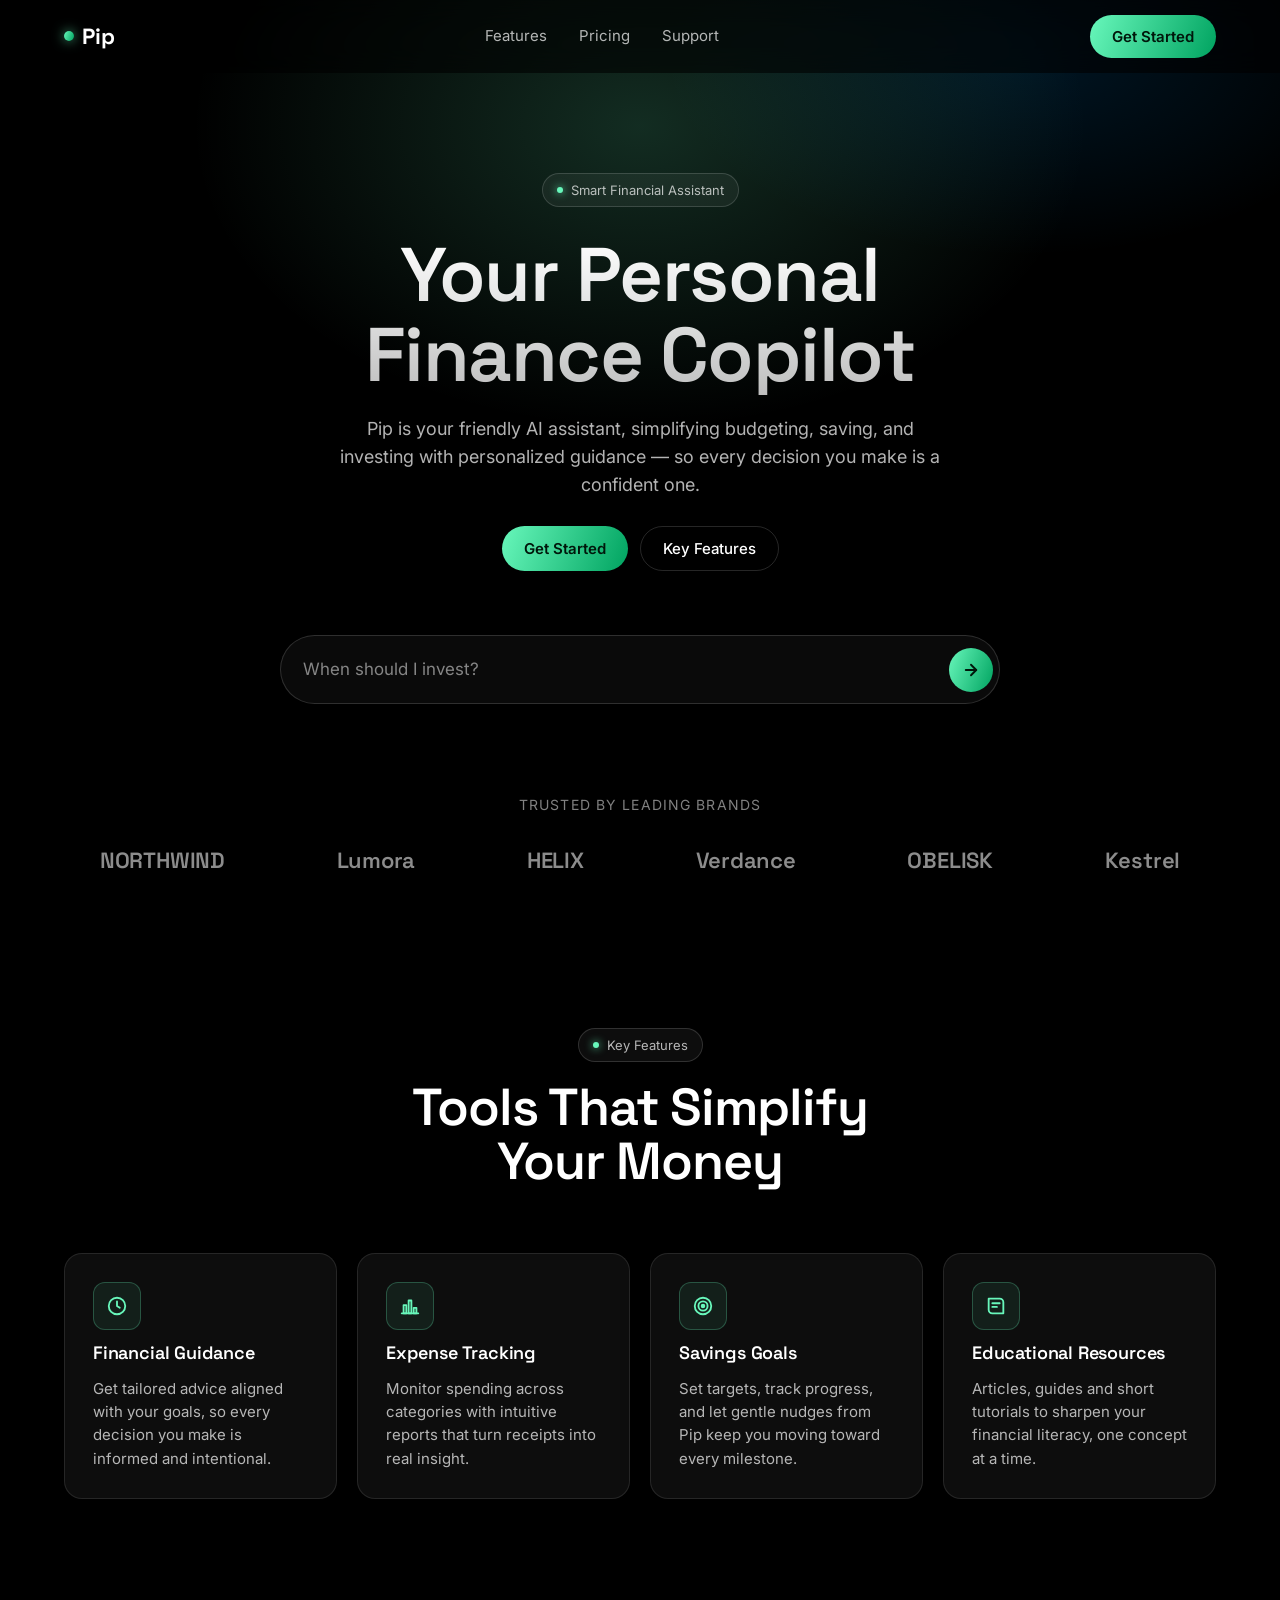
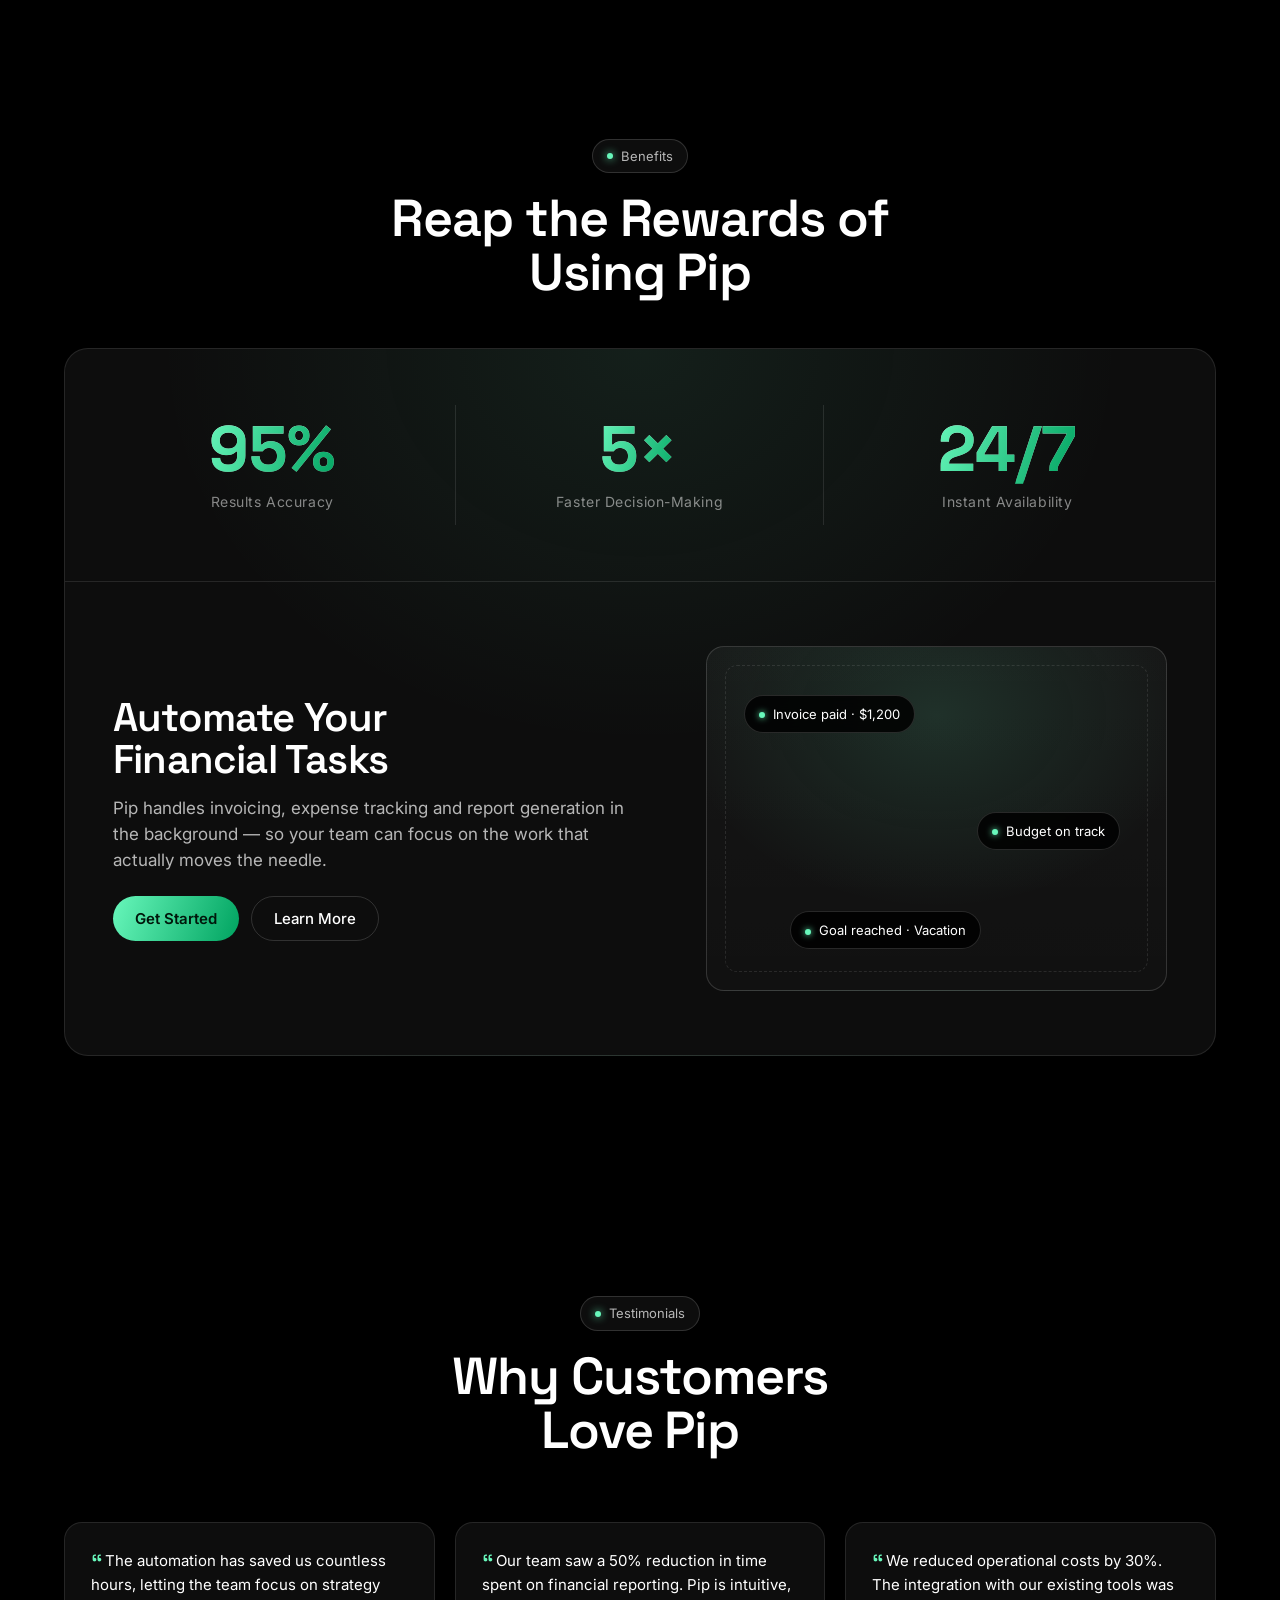
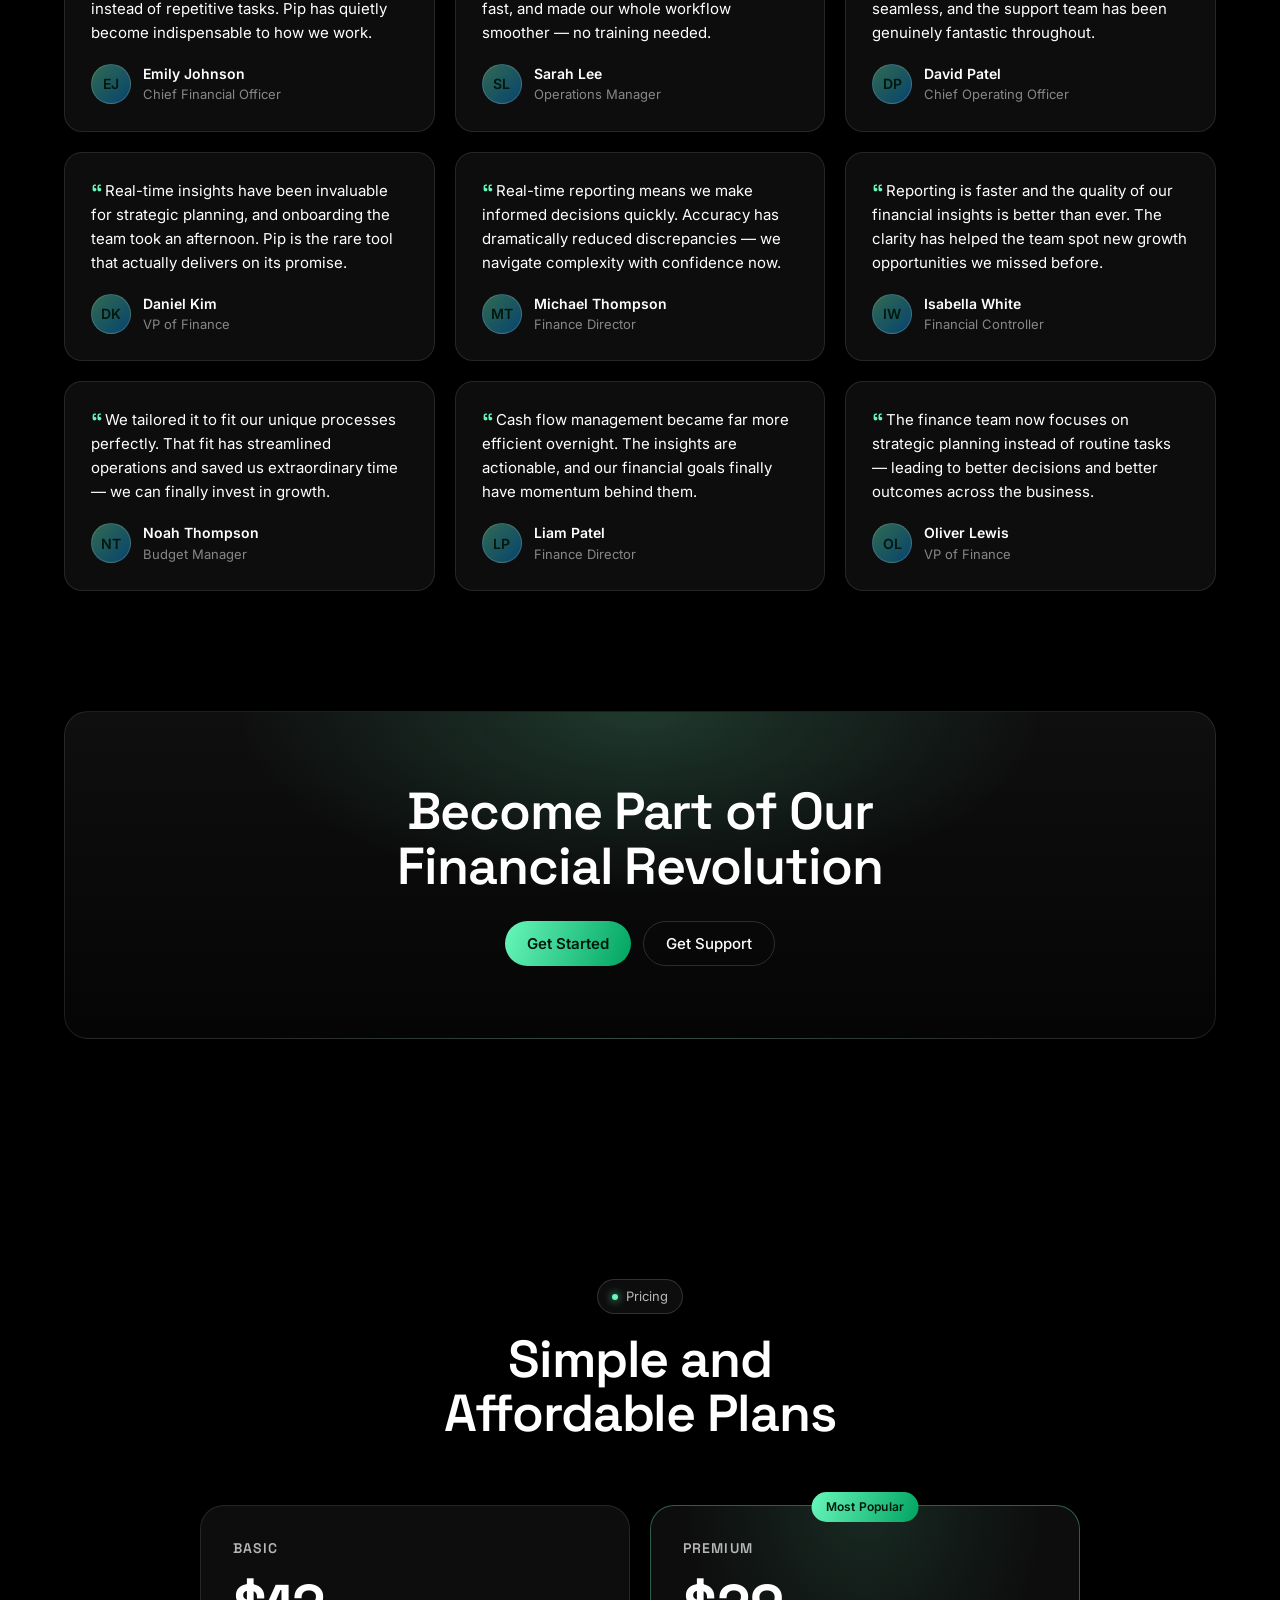
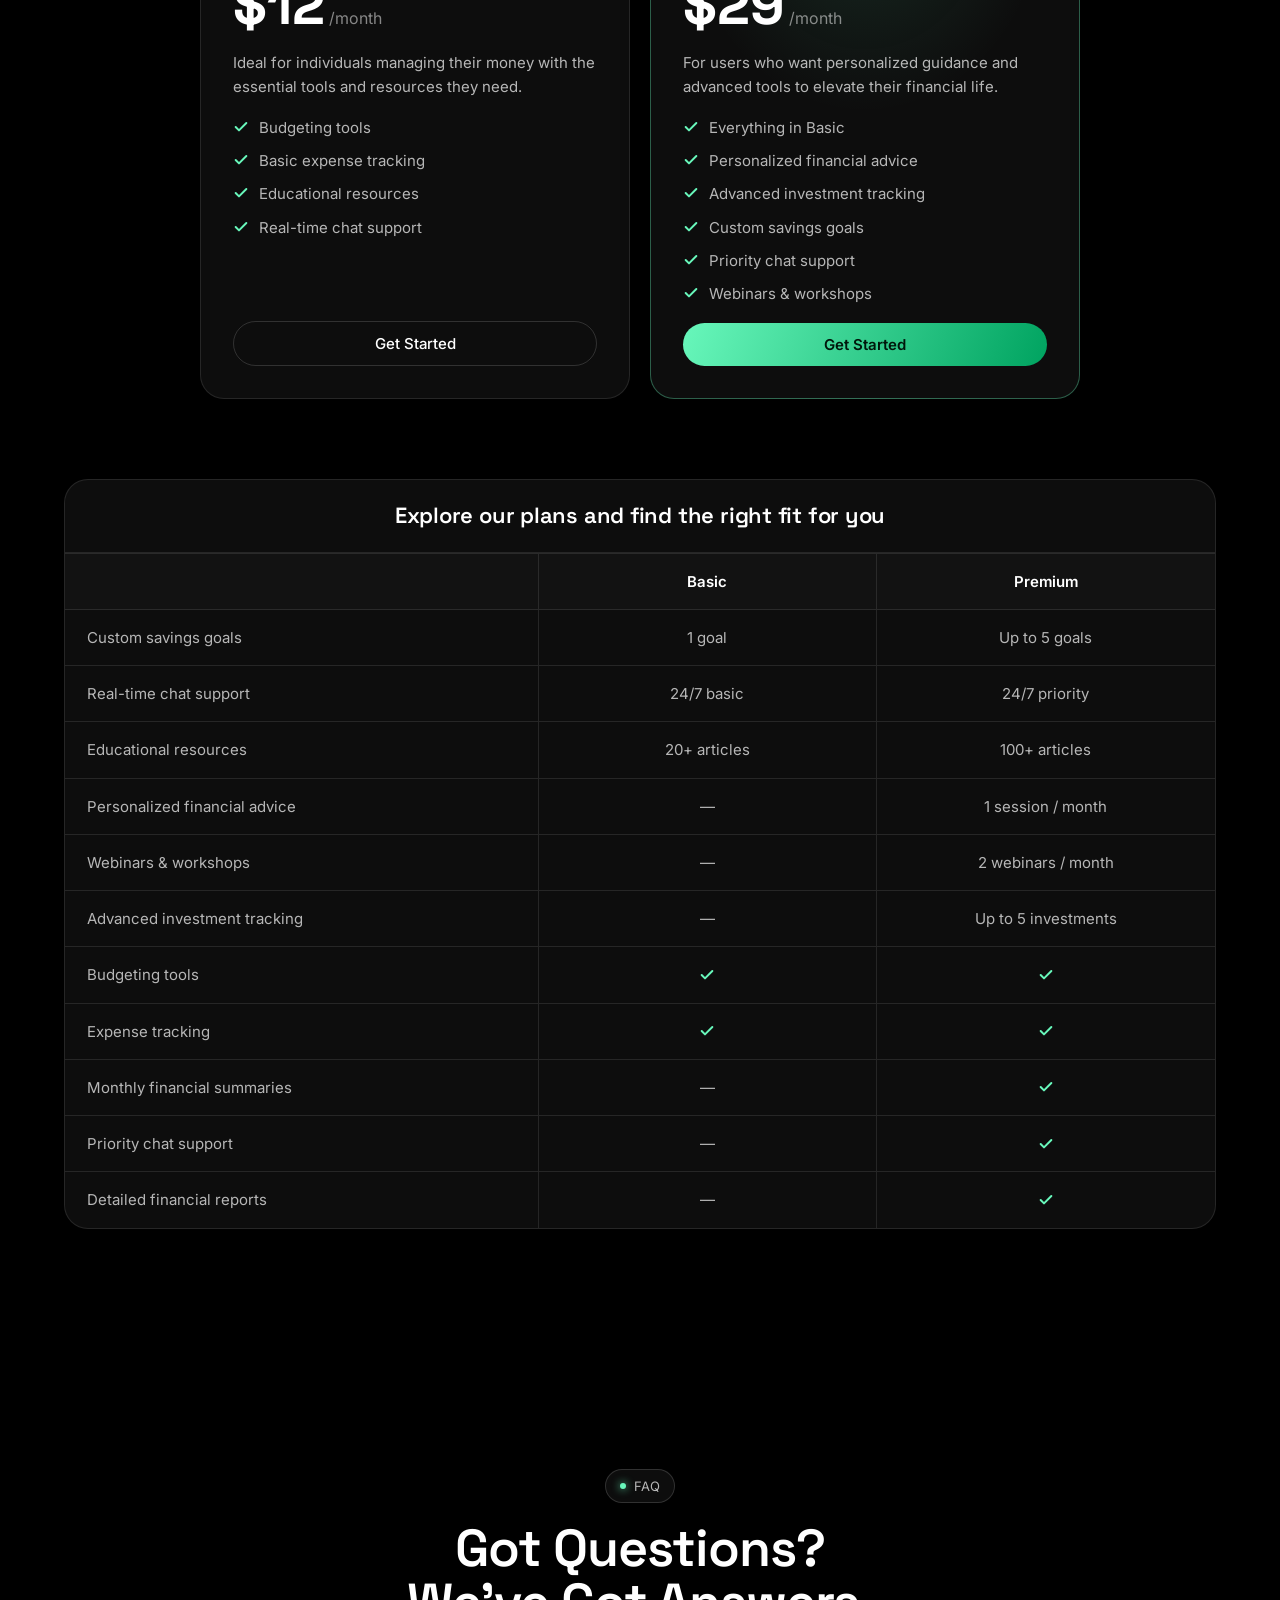
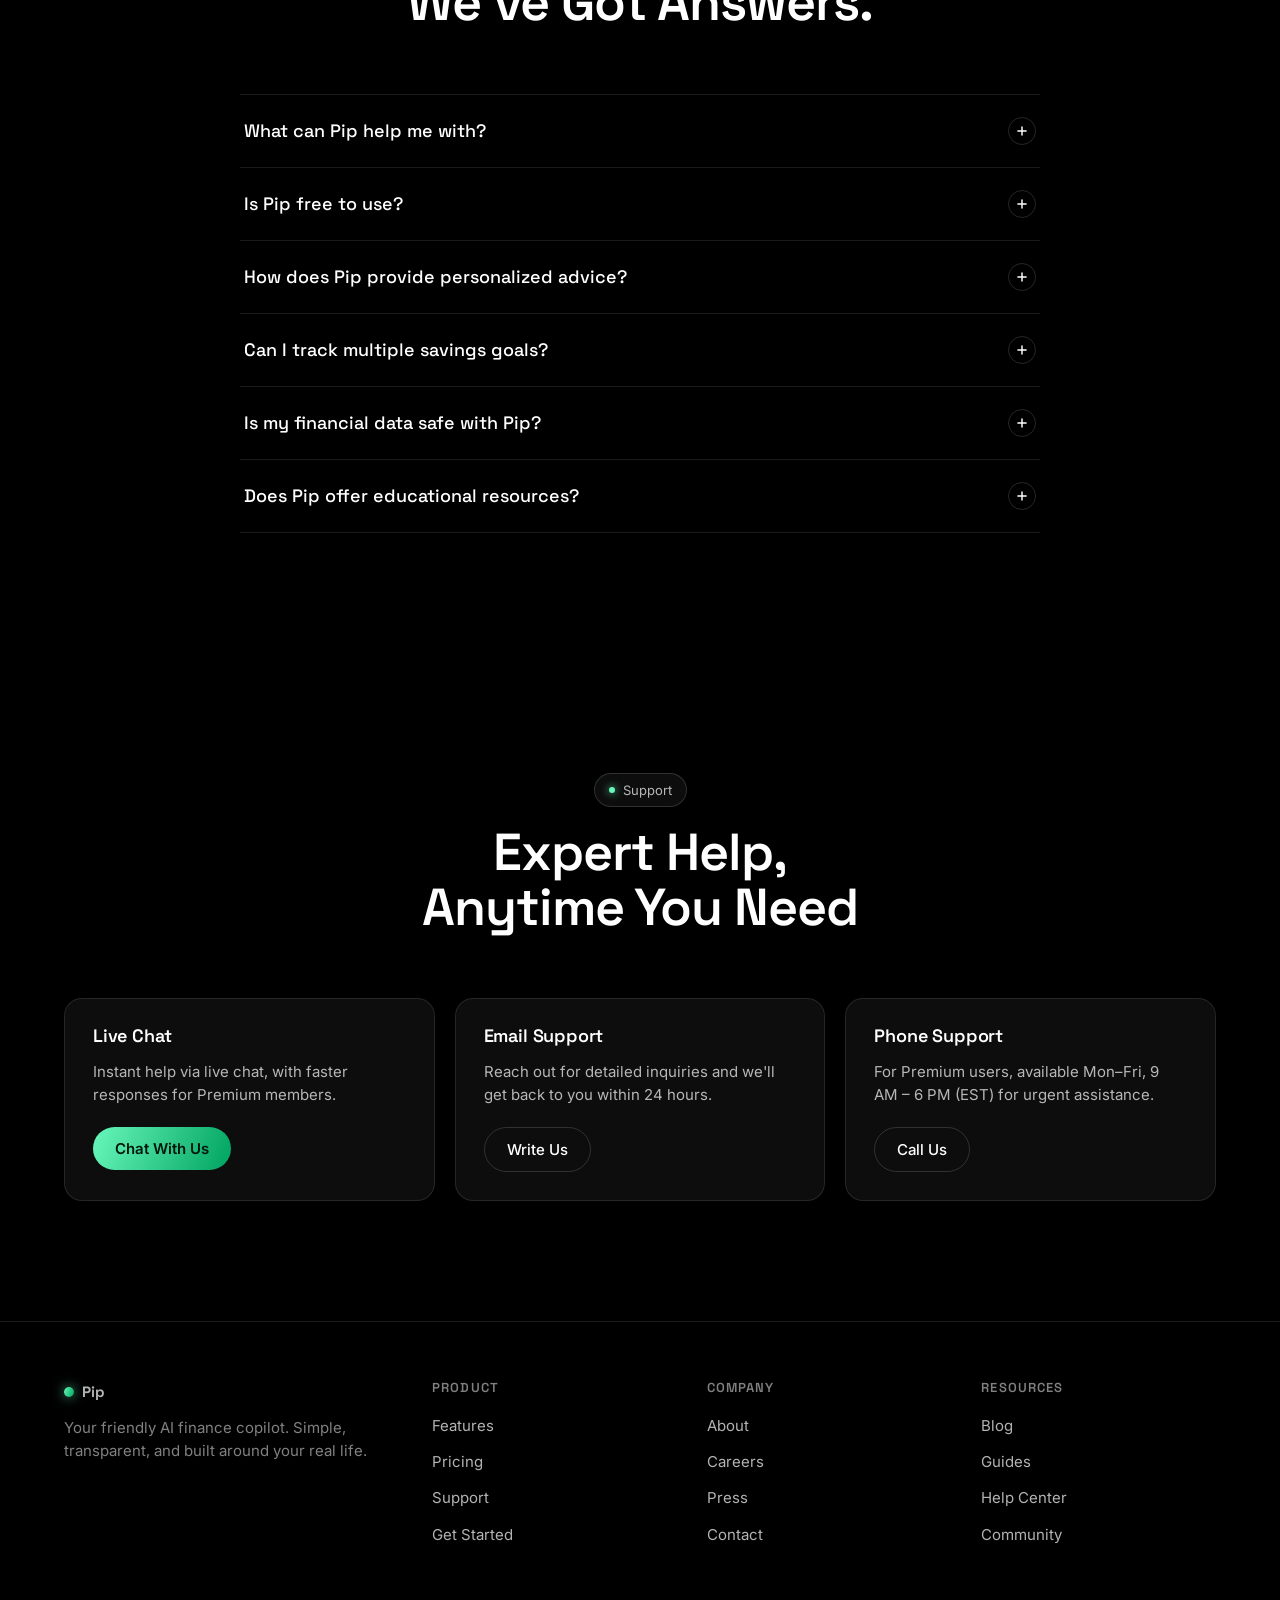
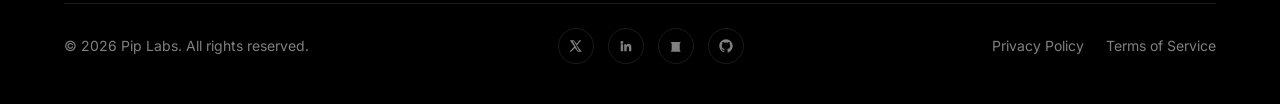
<file: pip-landing/index.html>
<!doctype html>
<html lang="en">
<head>
<meta charset="utf-8" />
<meta name="viewport" content="width=device-width,initial-scale=1" />
<title>Pip — Your Personal Finance Copilot</title>
<meta name="description" content="Pip is your friendly AI finance assistant, simplifying budgeting, saving, and investing with personalized support. Get real-time insights and manage your money effortlessly." />

<link rel="preconnect" href="https://fonts.googleapis.com" />
<link rel="preconnect" href="https://fonts.gstatic.com" crossorigin />
<link href="https://fonts.googleapis.com/css2?family=Inter:wght@400;500;600;700&family=Space+Grotesk:wght@500;600;700&display=swap" rel="stylesheet" />

<style>
  /* ============================================================
     THEME TOKENS — change these to rebrand in seconds
     ============================================================ */
  :root {
    --bg: #000000;
    --fg: #ffffff;
    --muted: rgba(255, 255, 255, 0.5);
    --muted-2: rgba(255, 255, 255, 0.7);
    --line: rgba(255, 255, 255, 0.1);
    --line-2: rgba(255, 255, 255, 0.15);
    --card: rgba(255, 255, 255, 0.05);
    --card-2: rgba(255, 255, 255, 0.07);

    --accent: #68f7bb;          /* signature mint */
    --accent-2: #00a360;         /* gradient stop */
    --blue: #0099ff;             /* secondary accent */
    --grad: linear-gradient(110deg, #68f7bb 0%, #00a360 100%);

    --r-sm: 12px;
    --r-md: 18px;
    --r-lg: 24px;
    --r-pill: 999px;

    --maxw: 1200px;

    --font-body: "Inter", "Inter Placeholder", sans-serif;
    --font-display: "Space Grotesk", "Space Grotesk Placeholder", sans-serif;
  }

  *, *::before, *::after { box-sizing: border-box; }
  html { scroll-behavior: smooth; }
  body {
    margin: 0;
    background: var(--bg);
    color: var(--fg);
    font-family: var(--font-body);
    font-size: 17px;
    line-height: 1.55;
    -webkit-font-smoothing: antialiased;
    text-rendering: optimizeLegibility;
    overflow-x: hidden;
  }
  img, svg { max-width: 100%; display: block; }
  a { color: inherit; text-decoration: none; }
  button { font: inherit; cursor: pointer; border: 0; background: none; color: inherit; }

  .container {
    width: 100%;
    max-width: var(--maxw);
    margin: 0 auto;
    padding: 0 24px;
  }

  /* ============================================================
     NAV
     ============================================================ */
  .nav {
    position: sticky;
    top: 0;
    z-index: 50;
    backdrop-filter: blur(14px);
    -webkit-backdrop-filter: blur(14px);
    background: rgba(0, 0, 0, 0.6);
    border-bottom: 1px solid transparent;
    transition: border-color 0.3s ease, background 0.3s ease;
  }
  .nav.scrolled { border-color: var(--line); }
  .nav-inner {
    display: flex;
    align-items: center;
    justify-content: space-between;
    height: 72px;
  }
  .logo {
    display: inline-flex;
    align-items: center;
    gap: 8px;
    font-family: var(--font-display);
    font-weight: 700;
    font-size: 22px;
    letter-spacing: -0.01em;
  }
  .logo .dot {
    width: 10px; height: 10px;
    border-radius: 50%;
    background: var(--grad);
    box-shadow: 0 0 12px rgba(104, 247, 187, 0.7);
  }
  .nav-links {
    display: flex;
    gap: 32px;
    font-size: 15px;
    color: var(--muted-2);
  }
  .nav-links a { transition: color 0.2s; }
  .nav-links a:hover { color: var(--fg); }
  .nav-cta { display: flex; align-items: center; gap: 16px; }
  @media (max-width: 760px) {
    .nav-links { display: none; }
  }

  /* ============================================================
     BUTTONS
     ============================================================ */
  .btn {
    display: inline-flex;
    align-items: center;
    justify-content: center;
    gap: 8px;
    padding: 14px 22px;
    border-radius: var(--r-pill);
    font-weight: 500;
    font-size: 15px;
    line-height: 1;
    transition: transform 0.15s ease, background 0.2s ease, border-color 0.2s ease, opacity 0.2s ease;
    white-space: nowrap;
  }
  .btn:active { transform: translateY(1px); }
  .btn-primary {
    background: var(--grad);
    color: #00170b;
    font-weight: 600;
  }
  .btn-primary:hover { opacity: 0.92; }
  .btn-ghost {
    background: transparent;
    color: var(--fg);
    border: 1px solid var(--line-2);
  }
  .btn-ghost:hover { border-color: rgba(255,255,255,0.35); background: rgba(255,255,255,0.03); }

  /* ============================================================
     SECTIONS — base
     ============================================================ */
  section {
    padding: 120px 0;
    position: relative;
  }
  @media (max-width: 760px) { section { padding: 80px 0; } }

  .eyebrow {
    display: inline-flex;
    align-items: center;
    gap: 8px;
    padding: 6px 14px;
    border: 1px solid var(--line-2);
    border-radius: var(--r-pill);
    font-size: 13px;
    color: var(--muted-2);
    background: var(--card);
  }
  .eyebrow .pulse {
    width: 6px; height: 6px;
    border-radius: 50%;
    background: var(--accent);
    box-shadow: 0 0 8px var(--accent);
  }
  h1, h2, h3 {
    font-family: var(--font-display);
    font-weight: 600;
    letter-spacing: -0.02em;
    line-height: 1.05;
    margin: 0;
  }
  h1 { font-size: clamp(40px, 6.4vw, 76px); }
  h2 { font-size: clamp(30px, 4.2vw, 52px); }
  h3 { font-size: 20px; letter-spacing: -0.01em; }
  p { margin: 0; }
  .lede { color: var(--muted-2); font-size: 18px; max-width: 56ch; }

  .section-head {
    text-align: center;
    max-width: 760px;
    margin: 0 auto 64px;
    display: flex;
    flex-direction: column;
    align-items: center;
    gap: 18px;
  }

  /* ============================================================
     HERO
     ============================================================ */
  .hero {
    padding: 100px 0 60px;
    overflow: hidden;
  }
  .hero::before {
    content: "";
    position: absolute;
    inset: -10% 0 auto 0;
    height: 720px;
    background:
      radial-gradient(50% 60% at 50% 30%, rgba(104, 247, 187, 0.18) 0%, transparent 70%),
      radial-gradient(40% 40% at 80% 20%, rgba(0, 153, 255, 0.14) 0%, transparent 70%);
    pointer-events: none;
    z-index: 0;
  }
  .hero-inner {
    position: relative;
    z-index: 1;
    text-align: center;
    display: flex;
    flex-direction: column;
    align-items: center;
    gap: 28px;
  }
  .hero h1 {
    background: linear-gradient(180deg, #ffffff 0%, rgba(255,255,255,0.75) 100%);
    -webkit-background-clip: text;
    background-clip: text;
    -webkit-text-fill-color: transparent;
  }
  .hero p.lede { margin-top: -8px; }
  .hero-cta { display: flex; gap: 12px; flex-wrap: wrap; justify-content: center; }

  .prompt {
    width: min(720px, 100%);
    margin-top: 36px;
    background: rgba(255,255,255,0.04);
    border: 1px solid var(--line-2);
    border-radius: var(--r-pill);
    padding: 6px 6px 6px 22px;
    display: flex;
    align-items: center;
    gap: 12px;
  }
  .prompt input {
    flex: 1;
    background: transparent;
    border: 0;
    outline: 0;
    color: var(--fg);
    font: inherit;
    padding: 14px 0;
  }
  .prompt input::placeholder { color: var(--muted); }
  .prompt .send {
    width: 44px; height: 44px;
    border-radius: 50%;
    background: var(--grad);
    display: grid; place-items: center;
    flex: none;
  }
  .prompt .send svg { color: #00170b; }

  /* ============================================================
     TRUSTED-BY
     ============================================================ */
  .trusted { padding: 30px 0 80px; }
  .trusted-title {
    text-align: center;
    color: var(--muted);
    font-size: 14px;
    letter-spacing: 0.08em;
    text-transform: uppercase;
    margin-bottom: 28px;
  }
  .trusted-row {
    display: flex;
    flex-wrap: wrap;
    justify-content: space-around;
    align-items: center;
    gap: 24px 40px;
    opacity: 0.65;
  }
  .trusted-row span {
    font-family: var(--font-display);
    font-weight: 600;
    font-size: 22px;
    letter-spacing: -0.01em;
    color: #ffffff;
    filter: grayscale(1) brightness(1.4);
    opacity: 0.55;
  }

  /* ============================================================
     FEATURES
     ============================================================ */
  .features-grid {
    display: grid;
    grid-template-columns: repeat(4, 1fr);
    gap: 20px;
  }
  @media (max-width: 980px) { .features-grid { grid-template-columns: repeat(2, 1fr); } }
  @media (max-width: 540px) { .features-grid { grid-template-columns: 1fr; } }
  .feature {
    background: var(--card);
    border: 1px solid var(--line);
    border-radius: var(--r-md);
    padding: 28px;
    display: flex;
    flex-direction: column;
    gap: 14px;
    transition: border-color 0.25s ease, transform 0.25s ease, background 0.25s ease;
  }
  .feature:hover {
    border-color: var(--line-2);
    background: var(--card-2);
    transform: translateY(-3px);
  }
  .feature-icon {
    width: 48px; height: 48px;
    border-radius: 12px;
    background: rgba(104, 247, 187, 0.08);
    border: 1px solid rgba(104, 247, 187, 0.25);
    display: grid; place-items: center;
    color: var(--accent);
  }
  .feature h3 { font-size: 18px; }
  .feature p { color: var(--muted-2); font-size: 15px; }

  /* ============================================================
     STATS / AUTOMATE
     ============================================================ */
  .stats-wrap {
    border: 1px solid var(--line);
    border-radius: var(--r-lg);
    background:
      radial-gradient(60% 80% at 50% 0%, rgba(104, 247, 187, 0.08) 0%, transparent 70%),
      var(--card);
    overflow: hidden;
  }
  .stats {
    display: grid;
    grid-template-columns: repeat(3, 1fr);
    gap: 0;
    padding: 56px 24px;
    border-bottom: 1px solid var(--line);
  }
  @media (max-width: 760px) { .stats { grid-template-columns: 1fr; } }
  .stat {
    text-align: center;
    padding: 12px;
    border-right: 1px solid var(--line);
  }
  .stat:last-child { border-right: 0; }
  @media (max-width: 760px) {
    .stat { border-right: 0; border-bottom: 1px solid var(--line); }
    .stat:last-child { border-bottom: 0; }
  }
  .stat .num {
    font-family: var(--font-display);
    font-weight: 700;
    font-size: clamp(40px, 5.4vw, 64px);
    line-height: 1;
    background: linear-gradient(180deg, #ffffff 0%, rgba(255,255,255,0.55) 100%);
    -webkit-background-clip: text; background-clip: text; -webkit-text-fill-color: transparent;
  }
  .stat .num em {
    font-style: normal;
    background: var(--grad);
    -webkit-background-clip: text; background-clip: text; -webkit-text-fill-color: transparent;
  }
  .stat .label {
    margin-top: 10px;
    color: var(--muted);
    font-size: 14px;
    letter-spacing: 0.04em;
  }

  .automate {
    padding: 64px 48px;
    display: grid;
    grid-template-columns: 1.2fr 1fr;
    gap: 40px;
    align-items: center;
  }
  @media (max-width: 860px) { .automate { grid-template-columns: 1fr; padding: 48px 28px; } }
  .automate h2 { font-size: clamp(28px, 3.4vw, 40px); }
  .automate p { color: var(--muted-2); margin-top: 14px; max-width: 48ch; }
  .automate .actions { margin-top: 22px; display: flex; gap: 12px; flex-wrap: wrap; }
  .automate-visual {
    aspect-ratio: 4 / 3;
    border: 1px solid var(--line-2);
    border-radius: var(--r-md);
    background:
      radial-gradient(80% 80% at 50% 20%, rgba(104, 247, 187, 0.12) 0%, transparent 70%),
      linear-gradient(180deg, rgba(255,255,255,0.04) 0%, rgba(255,255,255,0.02) 100%);
    position: relative;
    overflow: hidden;
  }
  .automate-visual::after {
    content: "";
    position: absolute;
    inset: 18px;
    border-radius: 12px;
    border: 1px dashed var(--line);
  }
  .chip {
    position: absolute;
    background: rgba(0,0,0,0.85);
    border: 1px solid var(--line-2);
    border-radius: var(--r-pill);
    padding: 8px 14px;
    font-size: 13px;
    color: var(--fg);
    backdrop-filter: blur(8px);
  }
  .chip.c1 { top: 14%; left: 8%; }
  .chip.c2 { top: 48%; right: 10%; }
  .chip.c3 { bottom: 12%; left: 18%; }
  .chip .dot { display: inline-block; width: 6px; height: 6px; border-radius: 50%; background: var(--accent); margin-right: 8px; vertical-align: middle; box-shadow: 0 0 6px var(--accent); }

  /* ============================================================
     TESTIMONIALS
     ============================================================ */
  .testi-grid {
    display: grid;
    grid-template-columns: repeat(3, 1fr);
    gap: 20px;
  }
  @media (max-width: 980px) { .testi-grid { grid-template-columns: repeat(2, 1fr); } }
  @media (max-width: 600px) { .testi-grid { grid-template-columns: 1fr; } }
  .testi {
    background: var(--card);
    border: 1px solid var(--line);
    border-radius: var(--r-md);
    padding: 26px;
    display: flex;
    flex-direction: column;
    gap: 18px;
    transition: border-color 0.25s, background 0.25s;
  }
  .testi:hover { border-color: var(--line-2); background: var(--card-2); }
  .testi p { color: var(--fg); font-size: 15px; line-height: 1.6; }
  .testi p::before { content: "“"; color: var(--accent); font-family: var(--font-display); font-size: 28px; line-height: 0; vertical-align: -8px; margin-right: 2px; }
  .person { display: flex; align-items: center; gap: 12px; margin-top: auto; }
  .avatar {
    width: 40px; height: 40px;
    border-radius: 50%;
    background: linear-gradient(135deg, rgba(104,247,187,0.4), rgba(0,153,255,0.4));
    border: 1px solid var(--line-2);
    display: grid; place-items: center;
    font-weight: 600; font-size: 14px; color: #00170b;
  }
  .person .name { font-weight: 600; font-size: 14px; }
  .person .role { color: var(--muted); font-size: 13px; }

  /* ============================================================
     CTA BANNER
     ============================================================ */
  .cta-banner {
    text-align: center;
    border: 1px solid var(--line);
    border-radius: var(--r-lg);
    padding: 72px 24px;
    background:
      radial-gradient(50% 80% at 50% 0%, rgba(104, 247, 187, 0.18) 0%, transparent 70%),
      linear-gradient(180deg, rgba(255,255,255,0.06) 0%, rgba(255,255,255,0.02) 100%);
  }
  .cta-banner h2 { max-width: 22ch; margin: 0 auto; }
  .cta-banner .actions { margin-top: 28px; display: flex; gap: 12px; justify-content: center; flex-wrap: wrap; }

  /* ============================================================
     PRICING
     ============================================================ */
  .pricing-grid {
    display: grid;
    grid-template-columns: 1fr 1fr;
    gap: 20px;
    max-width: 880px;
    margin: 0 auto;
  }
  @media (max-width: 760px) { .pricing-grid { grid-template-columns: 1fr; } }
  .plan {
    background: var(--card);
    border: 1px solid var(--line);
    border-radius: var(--r-lg);
    padding: 32px;
    display: flex;
    flex-direction: column;
    gap: 18px;
    position: relative;
    transition: border-color 0.25s, transform 0.25s;
  }
  .plan:hover { border-color: var(--line-2); }
  .plan.popular {
    background:
      radial-gradient(60% 60% at 50% 0%, rgba(104, 247, 187, 0.12) 0%, transparent 70%),
      var(--card);
    border-color: rgba(104, 247, 187, 0.35);
  }
  .plan .badge {
    position: absolute;
    top: -14px;
    left: 50%;
    transform: translateX(-50%);
    padding: 6px 14px;
    border-radius: var(--r-pill);
    background: var(--grad);
    color: #00170b;
    font-size: 12px;
    font-weight: 600;
    letter-spacing: 0.02em;
  }
  .plan .name { font-family: var(--font-display); font-weight: 600; font-size: 14px; letter-spacing: 0.08em; text-transform: uppercase; color: var(--muted-2); }
  .plan .price { display: flex; align-items: baseline; gap: 4px; }
  .plan .price .amt { font-family: var(--font-display); font-weight: 700; font-size: 56px; line-height: 1; }
  .plan .price .per { color: var(--muted); font-size: 16px; }
  .plan .blurb { color: var(--muted-2); font-size: 15px; }
  .plan ul { list-style: none; padding: 0; margin: 0; display: flex; flex-direction: column; gap: 10px; }
  .plan li { display: flex; gap: 10px; align-items: flex-start; color: var(--muted-2); font-size: 15px; }
  .plan li svg { flex: none; color: var(--accent); margin-top: 3px; }
  .plan .btn { margin-top: auto; }

  /* ============================================================
     COMPARE TABLE
     ============================================================ */
  .compare {
    margin-top: 80px;
    border: 1px solid var(--line);
    border-radius: var(--r-lg);
    overflow: hidden;
    background: var(--card);
  }
  .compare h3 {
    text-align: center;
    padding: 24px;
    border-bottom: 1px solid var(--line);
    font-family: var(--font-display);
    font-size: 22px;
  }
  .compare-grid {
    display: grid;
    grid-template-columns: 1.4fr 1fr 1fr;
  }
  .compare-grid > div {
    padding: 16px 22px;
    border-bottom: 1px solid var(--line);
    border-right: 1px solid var(--line);
    font-size: 15px;
    color: var(--muted-2);
    display: flex;
    align-items: center;
    gap: 10px;
  }
  .compare-grid > div:nth-child(3n) { border-right: 0; }
  .compare-grid > div.head {
    color: var(--fg);
    font-weight: 600;
    background: rgba(255,255,255,0.02);
    border-top: 1px solid var(--line);
  }
  .compare-grid > div.head:nth-child(2),
  .compare-grid > div.head:nth-child(3) { justify-content: center; }
  .compare-grid .row-end { border-bottom: 0; }
  @media (max-width: 700px) {
    .compare-grid { grid-template-columns: 1fr; }
    .compare-grid > div { border-right: 0; }
  }
  .check { color: var(--accent); }
  .cross { color: var(--muted); }

  /* ============================================================
     FAQ
     ============================================================ */
  .faq-list {
    max-width: 800px;
    margin: 0 auto;
    border-top: 1px solid var(--line);
  }
  .faq-item {
    border-bottom: 1px solid var(--line);
    padding: 22px 4px;
    cursor: pointer;
  }
  .faq-q {
    display: flex;
    align-items: center;
    justify-content: space-between;
    gap: 20px;
    font-family: var(--font-display);
    font-weight: 500;
    font-size: 18px;
  }
  .faq-q .plus {
    flex: none;
    width: 28px; height: 28px;
    border: 1px solid var(--line-2);
    border-radius: 50%;
    display: grid; place-items: center;
    transition: transform 0.25s ease, background 0.25s ease, border-color 0.25s ease;
  }
  .faq-item.open .faq-q .plus {
    transform: rotate(45deg);
    background: var(--grad);
    border-color: transparent;
    color: #00170b;
  }
  .faq-a {
    color: var(--muted-2);
    max-height: 0;
    overflow: hidden;
    transition: max-height 0.35s ease, margin-top 0.35s ease, opacity 0.35s ease;
    opacity: 0;
  }
  .faq-item.open .faq-a {
    max-height: 320px;
    margin-top: 14px;
    opacity: 1;
  }

  /* ============================================================
     SUPPORT
     ============================================================ */
  .support-grid {
    display: grid;
    grid-template-columns: repeat(3, 1fr);
    gap: 20px;
  }
  @media (max-width: 860px) { .support-grid { grid-template-columns: 1fr; } }
  .support-card {
    background: var(--card);
    border: 1px solid var(--line);
    border-radius: var(--r-md);
    padding: 28px;
    display: flex;
    flex-direction: column;
    gap: 14px;
    transition: border-color 0.25s, background 0.25s;
  }
  .support-card:hover { border-color: var(--line-2); background: var(--card-2); }
  .support-card h3 { font-size: 18px; }
  .support-card p { color: var(--muted-2); font-size: 15px; }
  .support-card a.btn { align-self: flex-start; margin-top: 6px; }

  /* ============================================================
     FOOTER
     ============================================================ */
  footer {
    border-top: 1px solid var(--line);
    padding: 56px 0 40px;
    background: #000;
  }
  .foot-top {
    display: grid;
    grid-template-columns: 1.4fr 1fr 1fr 1fr;
    gap: 40px;
  }
  @media (max-width: 860px) {
    .foot-top { grid-template-columns: 1fr 1fr; }
  }
  @media (max-width: 540px) {
    .foot-top { grid-template-columns: 1fr; }
  }
  .foot-top h4 {
    margin: 0 0 14px;
    font-family: var(--font-display);
    font-weight: 600;
    font-size: 13px;
    letter-spacing: 0.08em;
    text-transform: uppercase;
    color: var(--muted);
  }
  .foot-top ul { list-style: none; padding: 0; margin: 0; display: flex; flex-direction: column; gap: 10px; }
  .foot-top a { color: var(--muted-2); font-size: 15px; transition: color 0.2s; }
  .foot-top a:hover { color: var(--fg); }
  .foot-brand p { color: var(--muted); font-size: 15px; max-width: 36ch; margin-top: 12px; }
  .foot-bottom {
    margin-top: 56px;
    padding-top: 24px;
    border-top: 1px solid var(--line);
    display: flex;
    justify-content: space-between;
    align-items: center;
    flex-wrap: wrap;
    gap: 16px;
    color: var(--muted);
    font-size: 14px;
  }
  .socials { display: flex; gap: 14px; }
  .socials a {
    width: 36px; height: 36px;
    border: 1px solid var(--line);
    border-radius: 50%;
    display: grid; place-items: center;
    transition: border-color 0.2s, background 0.2s;
  }
  .socials a:hover { border-color: var(--line-2); background: var(--card); }

  /* ============================================================
     REVEAL ON SCROLL
     ============================================================ */
  .reveal {
    opacity: 0;
    transform: translateY(14px);
    transition: opacity 0.7s ease, transform 0.7s ease;
  }
  .reveal.in {
    opacity: 1;
    transform: none;
  }

  /* small utility */
  .muted { color: var(--muted); }
  .grad-text {
    background: var(--grad);
    -webkit-background-clip: text; background-clip: text; -webkit-text-fill-color: transparent;
  }
</style>
</head>
<body>

<!-- ============================ NAV ============================ -->
<nav class="nav" id="nav">
  <div class="container nav-inner">
    <a href="#" class="logo">
      <span class="dot"></span>
      Pip
    </a>
    <div class="nav-links">
      <a href="#features">Features</a>
      <a href="#pricing">Pricing</a>
      <a href="#support">Support</a>
    </div>
    <div class="nav-cta">
      <a href="#pricing" class="btn btn-primary">Get Started</a>
    </div>
  </div>
</nav>

<!-- ============================ HERO ============================ -->
<header class="hero">
  <div class="container hero-inner">
    <span class="eyebrow reveal"><span class="pulse"></span> Smart Financial Assistant</span>
    <h1 class="reveal">Your Personal<br/>Finance Copilot</h1>
    <p class="lede reveal">Pip is your friendly AI assistant, simplifying budgeting, saving, and investing with personalized guidance — so every decision you make is a confident one.</p>
    <div class="hero-cta reveal">
      <a href="#pricing" class="btn btn-primary">Get Started</a>
      <a href="#features" class="btn btn-ghost">Key Features</a>
    </div>

    <form class="prompt reveal" onsubmit="event.preventDefault();">
      <input type="text" placeholder="When should I invest?" aria-label="Ask Pip anything" />
      <button class="send" type="submit" aria-label="Send">
        <svg width="18" height="18" viewBox="0 0 24 24" fill="none" stroke="currentColor" stroke-width="2.5" stroke-linecap="round" stroke-linejoin="round"><line x1="5" y1="12" x2="19" y2="12"/><polyline points="12 5 19 12 12 19"/></svg>
      </button>
    </form>
  </div>
</header>

<!-- ============================ TRUSTED ============================ -->
<section class="trusted" style="padding-top:30px;padding-bottom:30px;">
  <div class="container">
    <div class="trusted-title reveal">Trusted by Leading Brands</div>
    <div class="trusted-row reveal">
      <span>NORTHWIND</span>
      <span>Lumora</span>
      <span>HELIX</span>
      <span>Verdance</span>
      <span>OBELISK</span>
      <span>Kestrel</span>
    </div>
  </div>
</section>

<!-- ============================ FEATURES ============================ -->
<section id="features">
  <div class="container">
    <div class="section-head">
      <span class="eyebrow reveal"><span class="pulse"></span> Key Features</span>
      <h2 class="reveal">Tools That Simplify<br/>Your Money</h2>
    </div>

    <div class="features-grid">
      <article class="feature reveal">
        <div class="feature-icon">
          <svg width="22" height="22" viewBox="0 0 24 24" fill="none" stroke="currentColor" stroke-width="2" stroke-linecap="round" stroke-linejoin="round"><circle cx="12" cy="12" r="9"/><polyline points="12 7 12 12 15 14"/></svg>
        </div>
        <h3>Financial Guidance</h3>
        <p>Get tailored advice aligned with your goals, so every decision you make is informed and intentional.</p>
      </article>

      <article class="feature reveal">
        <div class="feature-icon">
          <svg width="22" height="22" viewBox="0 0 24 24" fill="none" stroke="currentColor" stroke-width="2" stroke-linecap="round" stroke-linejoin="round"><line x1="3" y1="20" x2="21" y2="20"/><rect x="5" y="11" width="3" height="9"/><rect x="10.5" y="6" width="3" height="14"/><rect x="16" y="14" width="3" height="6"/></svg>
        </div>
        <h3>Expense Tracking</h3>
        <p>Monitor spending across categories with intuitive reports that turn receipts into real insight.</p>
      </article>

      <article class="feature reveal">
        <div class="feature-icon">
          <svg width="22" height="22" viewBox="0 0 24 24" fill="none" stroke="currentColor" stroke-width="2" stroke-linecap="round" stroke-linejoin="round"><circle cx="12" cy="12" r="9"/><circle cx="12" cy="12" r="5"/><circle cx="12" cy="12" r="1.5" fill="currentColor"/></svg>
        </div>
        <h3>Savings Goals</h3>
        <p>Set targets, track progress, and let gentle nudges from Pip keep you moving toward every milestone.</p>
      </article>

      <article class="feature reveal">
        <div class="feature-icon">
          <svg width="22" height="22" viewBox="0 0 24 24" fill="none" stroke="currentColor" stroke-width="2" stroke-linecap="round" stroke-linejoin="round"><path d="M4 4h12a4 4 0 0 1 4 4v12H8a4 4 0 0 1-4-4z"/><line x1="8" y1="9" x2="16" y2="9"/><line x1="8" y1="13" x2="13" y2="13"/></svg>
        </div>
        <h3>Educational Resources</h3>
        <p>Articles, guides and short tutorials to sharpen your financial literacy, one concept at a time.</p>
      </article>
    </div>
  </div>
</section>

<!-- ============================ STATS / AUTOMATE ============================ -->
<section>
  <div class="container">
    <div class="section-head" style="margin-bottom:48px;">
      <span class="eyebrow reveal"><span class="pulse"></span> Benefits</span>
      <h2 class="reveal">Reap the Rewards of<br/>Using Pip</h2>
    </div>

    <div class="stats-wrap reveal">
      <div class="stats">
        <div class="stat">
          <div class="num"><em>95%</em></div>
          <div class="label">Results Accuracy</div>
        </div>
        <div class="stat">
          <div class="num"><em>5×</em></div>
          <div class="label">Faster Decision-Making</div>
        </div>
        <div class="stat">
          <div class="num"><em>24/7</em></div>
          <div class="label">Instant Availability</div>
        </div>
      </div>

      <div class="automate">
        <div>
          <h2>Automate Your<br/>Financial Tasks</h2>
          <p>Pip handles invoicing, expense tracking and report generation in the background — so your team can focus on the work that actually moves the needle.</p>
          <div class="actions">
            <a href="#pricing" class="btn btn-primary">Get Started</a>
            <a href="#features" class="btn btn-ghost">Learn More</a>
          </div>
        </div>
        <div class="automate-visual" aria-hidden="true">
          <span class="chip c1"><span class="dot"></span>Invoice paid · $1,200</span>
          <span class="chip c2"><span class="dot"></span>Budget on track</span>
          <span class="chip c3"><span class="dot"></span>Goal reached · Vacation</span>
        </div>
      </div>
    </div>
  </div>
</section>

<!-- ============================ TESTIMONIALS ============================ -->
<section id="testimonials">
  <div class="container">
    <div class="section-head">
      <span class="eyebrow reveal"><span class="pulse"></span> Testimonials</span>
      <h2 class="reveal">Why Customers<br/>Love Pip</h2>
    </div>

    <div class="testi-grid">
      <article class="testi reveal">
        <p>The automation has saved us countless hours, letting the team focus on strategy instead of repetitive tasks. Pip has quietly become indispensable to how we work.</p>
        <div class="person"><div class="avatar">EJ</div><div><div class="name">Emily Johnson</div><div class="role">Chief Financial Officer</div></div></div>
      </article>

      <article class="testi reveal">
        <p>Our team saw a 50% reduction in time spent on financial reporting. Pip is intuitive, fast, and made our whole workflow smoother — no training needed.</p>
        <div class="person"><div class="avatar">SL</div><div><div class="name">Sarah Lee</div><div class="role">Operations Manager</div></div></div>
      </article>

      <article class="testi reveal">
        <p>We reduced operational costs by 30%. The integration with our existing tools was seamless, and the support team has been genuinely fantastic throughout.</p>
        <div class="person"><div class="avatar">DP</div><div><div class="name">David Patel</div><div class="role">Chief Operating Officer</div></div></div>
      </article>

      <article class="testi reveal">
        <p>Real-time insights have been invaluable for strategic planning, and onboarding the team took an afternoon. Pip is the rare tool that actually delivers on its promise.</p>
        <div class="person"><div class="avatar">DK</div><div><div class="name">Daniel Kim</div><div class="role">VP of Finance</div></div></div>
      </article>

      <article class="testi reveal">
        <p>Real-time reporting means we make informed decisions quickly. Accuracy has dramatically reduced discrepancies — we navigate complexity with confidence now.</p>
        <div class="person"><div class="avatar">MT</div><div><div class="name">Michael Thompson</div><div class="role">Finance Director</div></div></div>
      </article>

      <article class="testi reveal">
        <p>Reporting is faster and the quality of our financial insights is better than ever. The clarity has helped the team spot new growth opportunities we missed before.</p>
        <div class="person"><div class="avatar">IW</div><div><div class="name">Isabella White</div><div class="role">Financial Controller</div></div></div>
      </article>

      <article class="testi reveal">
        <p>We tailored it to fit our unique processes perfectly. That fit has streamlined operations and saved us extraordinary time — we can finally invest in growth.</p>
        <div class="person"><div class="avatar">NT</div><div><div class="name">Noah Thompson</div><div class="role">Budget Manager</div></div></div>
      </article>

      <article class="testi reveal">
        <p>Cash flow management became far more efficient overnight. The insights are actionable, and our financial goals finally have momentum behind them.</p>
        <div class="person"><div class="avatar">LP</div><div><div class="name">Liam Patel</div><div class="role">Finance Director</div></div></div>
      </article>

      <article class="testi reveal">
        <p>The finance team now focuses on strategic planning instead of routine tasks — leading to better decisions and better outcomes across the business.</p>
        <div class="person"><div class="avatar">OL</div><div><div class="name">Oliver Lewis</div><div class="role">VP of Finance</div></div></div>
      </article>
    </div>
  </div>
</section>

<!-- ============================ CTA BANNER ============================ -->
<section style="padding-top:0;">
  <div class="container">
    <div class="cta-banner reveal">
      <h2>Become Part of Our<br/>Financial Revolution</h2>
      <div class="actions">
        <a href="#pricing" class="btn btn-primary">Get Started</a>
        <a href="#support" class="btn btn-ghost">Get Support</a>
      </div>
    </div>
  </div>
</section>

<!-- ============================ PRICING ============================ -->
<section id="pricing">
  <div class="container">
    <div class="section-head">
      <span class="eyebrow reveal"><span class="pulse"></span> Pricing</span>
      <h2 class="reveal">Simple and<br/>Affordable Plans</h2>
    </div>

    <div class="pricing-grid">
      <article class="plan reveal">
        <div class="name">Basic</div>
        <div class="price"><span class="amt">$12</span><span class="per">/month</span></div>
        <p class="blurb">Ideal for individuals managing their money with the essential tools and resources they need.</p>
        <ul>
          <li><svg width="16" height="16" viewBox="0 0 24 24" fill="none" stroke="currentColor" stroke-width="3" stroke-linecap="round" stroke-linejoin="round"><polyline points="20 6 9 17 4 12"/></svg> Budgeting tools</li>
          <li><svg width="16" height="16" viewBox="0 0 24 24" fill="none" stroke="currentColor" stroke-width="3" stroke-linecap="round" stroke-linejoin="round"><polyline points="20 6 9 17 4 12"/></svg> Basic expense tracking</li>
          <li><svg width="16" height="16" viewBox="0 0 24 24" fill="none" stroke="currentColor" stroke-width="3" stroke-linecap="round" stroke-linejoin="round"><polyline points="20 6 9 17 4 12"/></svg> Educational resources</li>
          <li><svg width="16" height="16" viewBox="0 0 24 24" fill="none" stroke="currentColor" stroke-width="3" stroke-linecap="round" stroke-linejoin="round"><polyline points="20 6 9 17 4 12"/></svg> Real-time chat support</li>
        </ul>
        <a href="#" class="btn btn-ghost">Get Started</a>
      </article>

      <article class="plan popular reveal">
        <span class="badge">Most Popular</span>
        <div class="name">Premium</div>
        <div class="price"><span class="amt">$29</span><span class="per">/month</span></div>
        <p class="blurb">For users who want personalized guidance and advanced tools to elevate their financial life.</p>
        <ul>
          <li><svg width="16" height="16" viewBox="0 0 24 24" fill="none" stroke="currentColor" stroke-width="3" stroke-linecap="round" stroke-linejoin="round"><polyline points="20 6 9 17 4 12"/></svg> Everything in Basic</li>
          <li><svg width="16" height="16" viewBox="0 0 24 24" fill="none" stroke="currentColor" stroke-width="3" stroke-linecap="round" stroke-linejoin="round"><polyline points="20 6 9 17 4 12"/></svg> Personalized financial advice</li>
          <li><svg width="16" height="16" viewBox="0 0 24 24" fill="none" stroke="currentColor" stroke-width="3" stroke-linecap="round" stroke-linejoin="round"><polyline points="20 6 9 17 4 12"/></svg> Advanced investment tracking</li>
          <li><svg width="16" height="16" viewBox="0 0 24 24" fill="none" stroke="currentColor" stroke-width="3" stroke-linecap="round" stroke-linejoin="round"><polyline points="20 6 9 17 4 12"/></svg> Custom savings goals</li>
          <li><svg width="16" height="16" viewBox="0 0 24 24" fill="none" stroke="currentColor" stroke-width="3" stroke-linecap="round" stroke-linejoin="round"><polyline points="20 6 9 17 4 12"/></svg> Priority chat support</li>
          <li><svg width="16" height="16" viewBox="0 0 24 24" fill="none" stroke="currentColor" stroke-width="3" stroke-linecap="round" stroke-linejoin="round"><polyline points="20 6 9 17 4 12"/></svg> Webinars & workshops</li>
        </ul>
        <a href="#" class="btn btn-primary">Get Started</a>
      </article>
    </div>

    <!-- comparison table -->
    <div class="compare reveal">
      <h3>Explore our plans and find the right fit for you</h3>
      <div class="compare-grid">
        <div class="head"></div>
        <div class="head">Basic</div>
        <div class="head">Premium</div>

        <div>Custom savings goals</div>
        <div style="justify-content:center">1 goal</div>
        <div style="justify-content:center">Up to 5 goals</div>

        <div>Real-time chat support</div>
        <div style="justify-content:center">24/7 basic</div>
        <div style="justify-content:center">24/7 priority</div>

        <div>Educational resources</div>
        <div style="justify-content:center">20+ articles</div>
        <div style="justify-content:center">100+ articles</div>

        <div>Personalized financial advice</div>
        <div style="justify-content:center" class="cross">—</div>
        <div style="justify-content:center">1 session / month</div>

        <div>Webinars & workshops</div>
        <div style="justify-content:center" class="cross">—</div>
        <div style="justify-content:center">2 webinars / month</div>

        <div>Advanced investment tracking</div>
        <div style="justify-content:center" class="cross">—</div>
        <div style="justify-content:center">Up to 5 investments</div>

        <div>Budgeting tools</div>
        <div style="justify-content:center"><svg class="check" width="16" height="16" viewBox="0 0 24 24" fill="none" stroke="currentColor" stroke-width="3" stroke-linecap="round" stroke-linejoin="round"><polyline points="20 6 9 17 4 12"/></svg></div>
        <div style="justify-content:center"><svg class="check" width="16" height="16" viewBox="0 0 24 24" fill="none" stroke="currentColor" stroke-width="3" stroke-linecap="round" stroke-linejoin="round"><polyline points="20 6 9 17 4 12"/></svg></div>

        <div>Expense tracking</div>
        <div style="justify-content:center"><svg class="check" width="16" height="16" viewBox="0 0 24 24" fill="none" stroke="currentColor" stroke-width="3" stroke-linecap="round" stroke-linejoin="round"><polyline points="20 6 9 17 4 12"/></svg></div>
        <div style="justify-content:center"><svg class="check" width="16" height="16" viewBox="0 0 24 24" fill="none" stroke="currentColor" stroke-width="3" stroke-linecap="round" stroke-linejoin="round"><polyline points="20 6 9 17 4 12"/></svg></div>

        <div>Monthly financial summaries</div>
        <div style="justify-content:center" class="cross">—</div>
        <div style="justify-content:center"><svg class="check" width="16" height="16" viewBox="0 0 24 24" fill="none" stroke="currentColor" stroke-width="3" stroke-linecap="round" stroke-linejoin="round"><polyline points="20 6 9 17 4 12"/></svg></div>

        <div>Priority chat support</div>
        <div style="justify-content:center" class="cross">—</div>
        <div style="justify-content:center"><svg class="check" width="16" height="16" viewBox="0 0 24 24" fill="none" stroke="currentColor" stroke-width="3" stroke-linecap="round" stroke-linejoin="round"><polyline points="20 6 9 17 4 12"/></svg></div>

        <div class="row-end">Detailed financial reports</div>
        <div class="row-end" style="justify-content:center" class="cross">—</div>
        <div class="row-end" style="justify-content:center"><svg class="check" width="16" height="16" viewBox="0 0 24 24" fill="none" stroke="currentColor" stroke-width="3" stroke-linecap="round" stroke-linejoin="round"><polyline points="20 6 9 17 4 12"/></svg></div>
      </div>
    </div>
  </div>
</section>

<!-- ============================ FAQ ============================ -->
<section>
  <div class="container">
    <div class="section-head">
      <span class="eyebrow reveal"><span class="pulse"></span> FAQ</span>
      <h2 class="reveal">Got Questions?<br/>We've Got Answers.</h2>
    </div>

    <div class="faq-list">
      <div class="faq-item">
        <div class="faq-q">What can Pip help me with?<span class="plus"><svg width="14" height="14" viewBox="0 0 24 24" fill="none" stroke="currentColor" stroke-width="2.5" stroke-linecap="round"><line x1="12" y1="5" x2="12" y2="19"/><line x1="5" y1="12" x2="19" y2="12"/></svg></span></div>
        <div class="faq-a">Pip helps you budget, track expenses, set savings goals, learn investing basics, and get personalized answers to everyday financial questions — all in one place.</div>
      </div>
      <div class="faq-item">
        <div class="faq-q">Is Pip free to use?<span class="plus"><svg width="14" height="14" viewBox="0 0 24 24" fill="none" stroke="currentColor" stroke-width="2.5" stroke-linecap="round"><line x1="12" y1="5" x2="12" y2="19"/><line x1="5" y1="12" x2="19" y2="12"/></svg></span></div>
        <div class="faq-a">There's a free tier with the essentials. The Basic plan adds deeper tracking and live support; Premium unlocks personalized advice, advanced tools and priority support.</div>
      </div>
      <div class="faq-item">
        <div class="faq-q">How does Pip provide personalized advice?<span class="plus"><svg width="14" height="14" viewBox="0 0 24 24" fill="none" stroke="currentColor" stroke-width="2.5" stroke-linecap="round"><line x1="12" y1="5" x2="12" y2="19"/><line x1="5" y1="12" x2="19" y2="12"/></svg></span></div>
        <div class="faq-a">Pip learns from the goals, transactions and questions you share — then adapts its guidance as your situation evolves, while keeping a human in the loop for Premium plans.</div>
      </div>
      <div class="faq-item">
        <div class="faq-q">Can I track multiple savings goals?<span class="plus"><svg width="14" height="14" viewBox="0 0 24 24" fill="none" stroke="currentColor" stroke-width="2.5" stroke-linecap="round"><line x1="12" y1="5" x2="12" y2="19"/><line x1="5" y1="12" x2="19" y2="12"/></svg></span></div>
        <div class="faq-a">Yes. Basic supports a single goal; Premium lets you track up to five goals side by side, with progress reminders and personalized tips to keep momentum.</div>
      </div>
      <div class="faq-item">
        <div class="faq-q">Is my financial data safe with Pip?<span class="plus"><svg width="14" height="14" viewBox="0 0 24 24" fill="none" stroke="currentColor" stroke-width="2.5" stroke-linecap="round"><line x1="12" y1="5" x2="12" y2="19"/><line x1="5" y1="12" x2="19" y2="12"/></svg></span></div>
        <div class="faq-a">Your data is encrypted in transit and at rest, never sold, and only used to give you better guidance. You stay in control of what you share and can delete it any time.</div>
      </div>
      <div class="faq-item">
        <div class="faq-q">Does Pip offer educational resources?<span class="plus"><svg width="14" height="14" viewBox="0 0 24 24" fill="none" stroke="currentColor" stroke-width="2.5" stroke-linecap="round"><line x1="12" y1="5" x2="12" y2="19"/><line x1="5" y1="12" x2="19" y2="12"/></svg></span></div>
        <div class="faq-a">Yes — a curated library of articles, short tutorials and webinars to sharpen your financial literacy at your own pace, included on every paid plan.</div>
      </div>
    </div>
  </div>
</section>

<!-- ============================ SUPPORT ============================ -->
<section id="support">
  <div class="container">
    <div class="section-head">
      <span class="eyebrow reveal"><span class="pulse"></span> Support</span>
      <h2 class="reveal">Expert Help,<br/>Anytime You Need</h2>
    </div>

    <div class="support-grid">
      <article class="support-card reveal">
        <h3>Live Chat</h3>
        <p>Instant help via live chat, with faster responses for Premium members.</p>
        <a href="#" class="btn btn-primary">Chat With Us</a>
      </article>

      <article class="support-card reveal">
        <h3>Email Support</h3>
        <p>Reach out for detailed inquiries and we'll get back to you within 24 hours.</p>
        <a href="mailto:hello@pip.example" class="btn btn-ghost">Write Us</a>
      </article>

      <article class="support-card reveal">
        <h3>Phone Support</h3>
        <p>For Premium users, available Mon–Fri, 9 AM – 6 PM (EST) for urgent assistance.</p>
        <a href="tel:+10000000000" class="btn btn-ghost">Call Us</a>
      </article>
    </div>
  </div>
</section>

<!-- ============================ FOOTER ============================ -->
<footer>
  <div class="container">
    <div class="foot-top">
      <div class="foot-brand">
        <a href="#" class="logo"><span class="dot"></span> Pip</a>
        <p>Your friendly AI finance copilot. Simple, transparent, and built around your real life.</p>
      </div>
      <div>
        <h4>Product</h4>
        <ul>
          <li><a href="#features">Features</a></li>
          <li><a href="#pricing">Pricing</a></li>
          <li><a href="#support">Support</a></li>
          <li><a href="#pricing">Get Started</a></li>
        </ul>
      </div>
      <div>
        <h4>Company</h4>
        <ul>
          <li><a href="#">About</a></li>
          <li><a href="#">Careers</a></li>
          <li><a href="#">Press</a></li>
          <li><a href="#">Contact</a></li>
        </ul>
      </div>
      <div>
        <h4>Resources</h4>
        <ul>
          <li><a href="#">Blog</a></li>
          <li><a href="#">Guides</a></li>
          <li><a href="#">Help Center</a></li>
          <li><a href="#">Community</a></li>
        </ul>
      </div>
    </div>

    <div class="foot-bottom">
      <div>© 2026 Pip Labs. All rights reserved.</div>
      <div class="socials">
        <a href="#" aria-label="X"><svg width="14" height="14" viewBox="0 0 24 24" fill="currentColor"><path d="M18 2h3l-7.5 8.6L22 22h-6.8l-5.3-6.5L3.7 22H1l8-9.2L1.5 2h6.9l4.8 6 4.8-6zm-2.4 18h1.9L8.5 4H6.5l9.1 16z"/></svg></a>
        <a href="#" aria-label="LinkedIn"><svg width="14" height="14" viewBox="0 0 24 24" fill="currentColor"><path d="M4.98 3.5a2.5 2.5 0 11-.001 5.001A2.5 2.5 0 014.98 3.5zM3 9h4v12H3zM9 9h3.6v1.7h.1c.5-1 1.8-2 3.7-2 4 0 4.7 2.6 4.7 6V21h-4v-5.4c0-1.3 0-3-1.8-3s-2.1 1.4-2.1 2.9V21H9z"/></svg></a>
        <a href="#" aria-label="Medium"><svg width="14" height="14" viewBox="0 0 24 24" fill="currentColor"><path d="M3 5h17l-1.6 3v11L20 22H3l1.6-3V8L3 5zm3.2 4.5l3.6 6.4 3.6-6.4V19H6.2V9.5zm9.5 0H18v9h-2.3V9.5z"/></svg></a>
        <a href="#" aria-label="GitHub"><svg width="14" height="14" viewBox="0 0 24 24" fill="currentColor"><path d="M12 .5C5.65.5.5 5.65.5 12c0 5.08 3.29 9.39 7.86 10.91.58.1.79-.25.79-.56v-2c-3.2.7-3.87-1.36-3.87-1.36-.52-1.32-1.27-1.67-1.27-1.67-1.04-.71.08-.7.08-.7 1.15.08 1.76 1.18 1.76 1.18 1.02 1.75 2.68 1.25 3.34.96.1-.74.4-1.25.73-1.54-2.55-.29-5.24-1.28-5.24-5.7 0-1.26.45-2.29 1.18-3.1-.12-.29-.51-1.46.11-3.05 0 0 .96-.31 3.15 1.18a10.96 10.96 0 015.74 0c2.19-1.49 3.15-1.18 3.15-1.18.62 1.59.23 2.76.11 3.05.74.81 1.18 1.84 1.18 3.1 0 4.43-2.7 5.41-5.27 5.69.41.36.78 1.06.78 2.14v3.17c0 .31.21.67.8.56 4.57-1.52 7.86-5.83 7.86-10.91C23.5 5.65 18.35.5 12 .5z"/></svg></a>
      </div>
      <div>
        <a href="#" style="margin-right:18px">Privacy Policy</a>
        <a href="#">Terms of Service</a>
      </div>
    </div>
  </div>
</footer>

<script>
  // nav scrolled state
  const nav = document.getElementById('nav');
  const onScroll = () => nav.classList.toggle('scrolled', window.scrollY > 8);
  document.addEventListener('scroll', onScroll, { passive: true });
  onScroll();

  // FAQ accordion
  document.querySelectorAll('.faq-item').forEach(item => {
    item.addEventListener('click', () => {
      const wasOpen = item.classList.contains('open');
      document.querySelectorAll('.faq-item.open').forEach(i => i.classList.remove('open'));
      if (!wasOpen) item.classList.add('open');
    });
  });

  // reveal on scroll
  const io = new IntersectionObserver(entries => {
    entries.forEach(e => {
      if (e.isIntersecting) {
        e.target.classList.add('in');
        io.unobserve(e.target);
      }
    });
  }, { threshold: 0.12 });
  document.querySelectorAll('.reveal').forEach(el => io.observe(el));
</script>
</body>
</html>
</file>
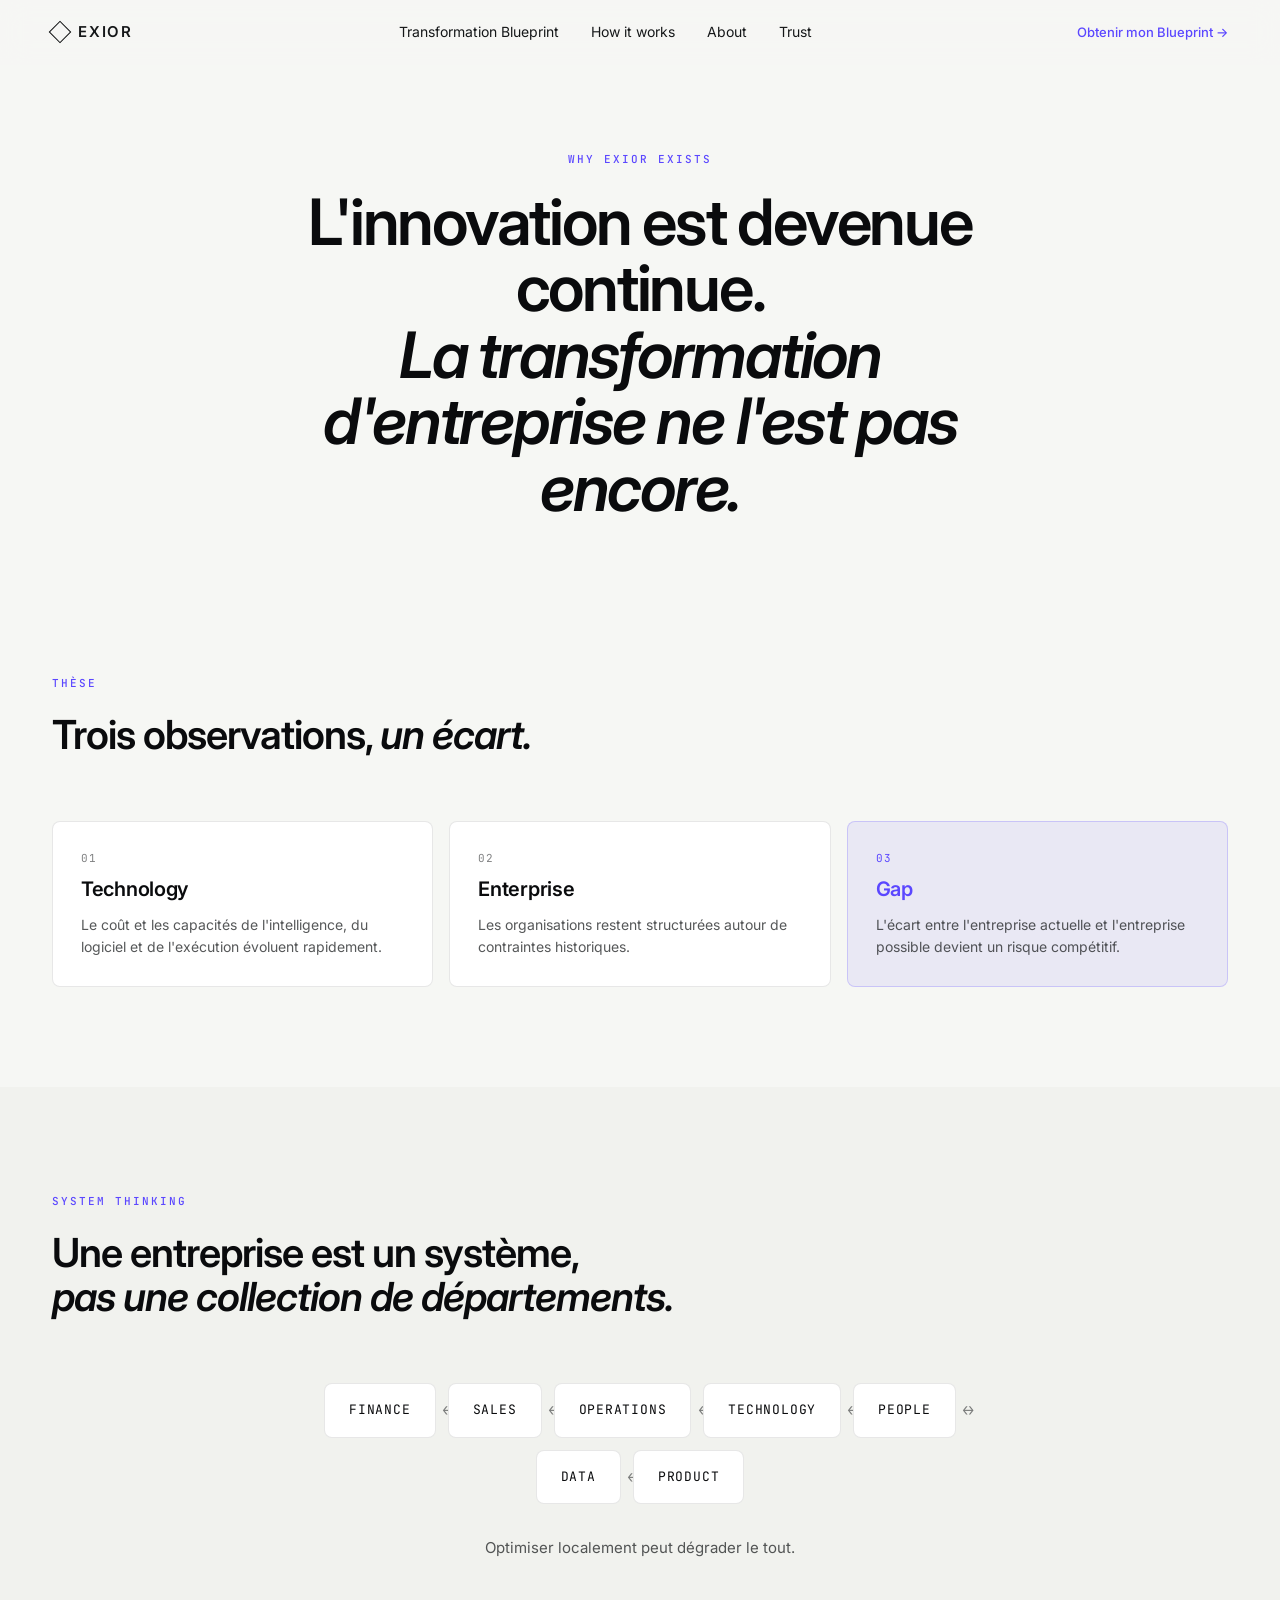
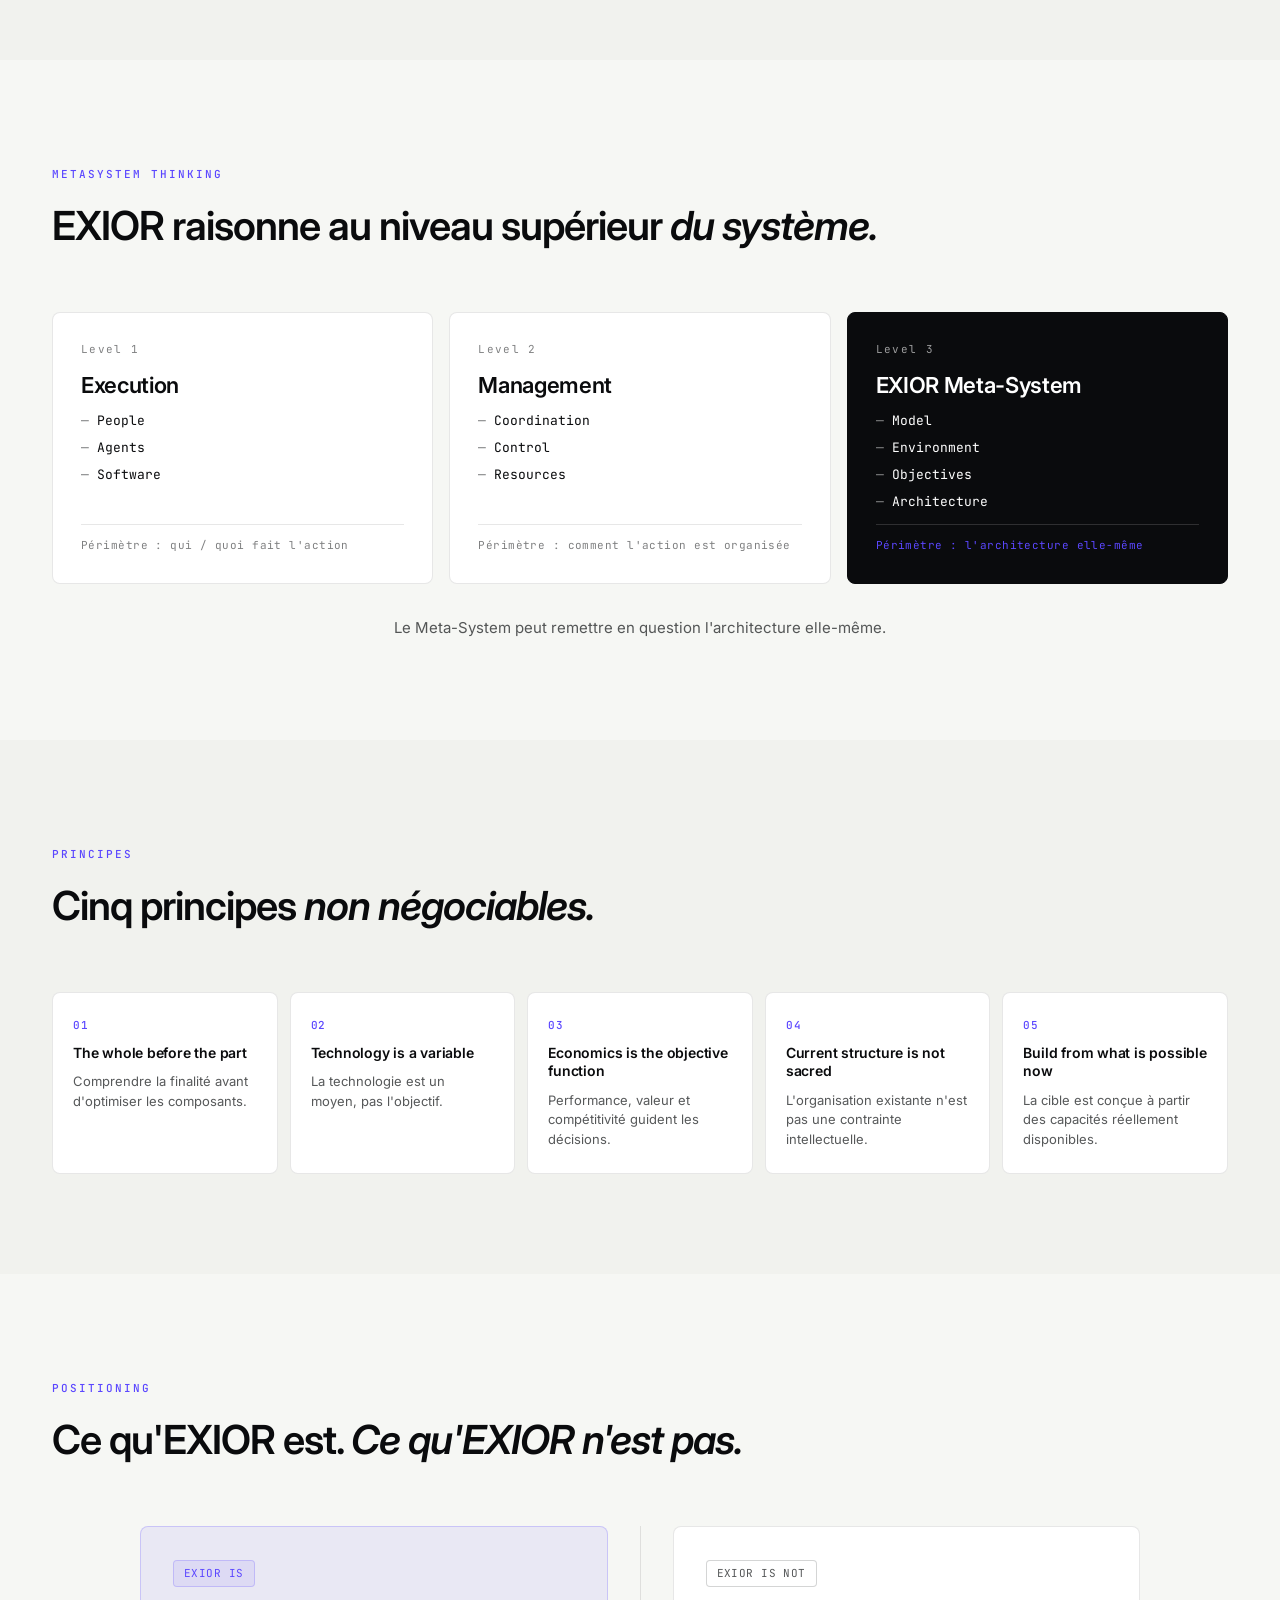
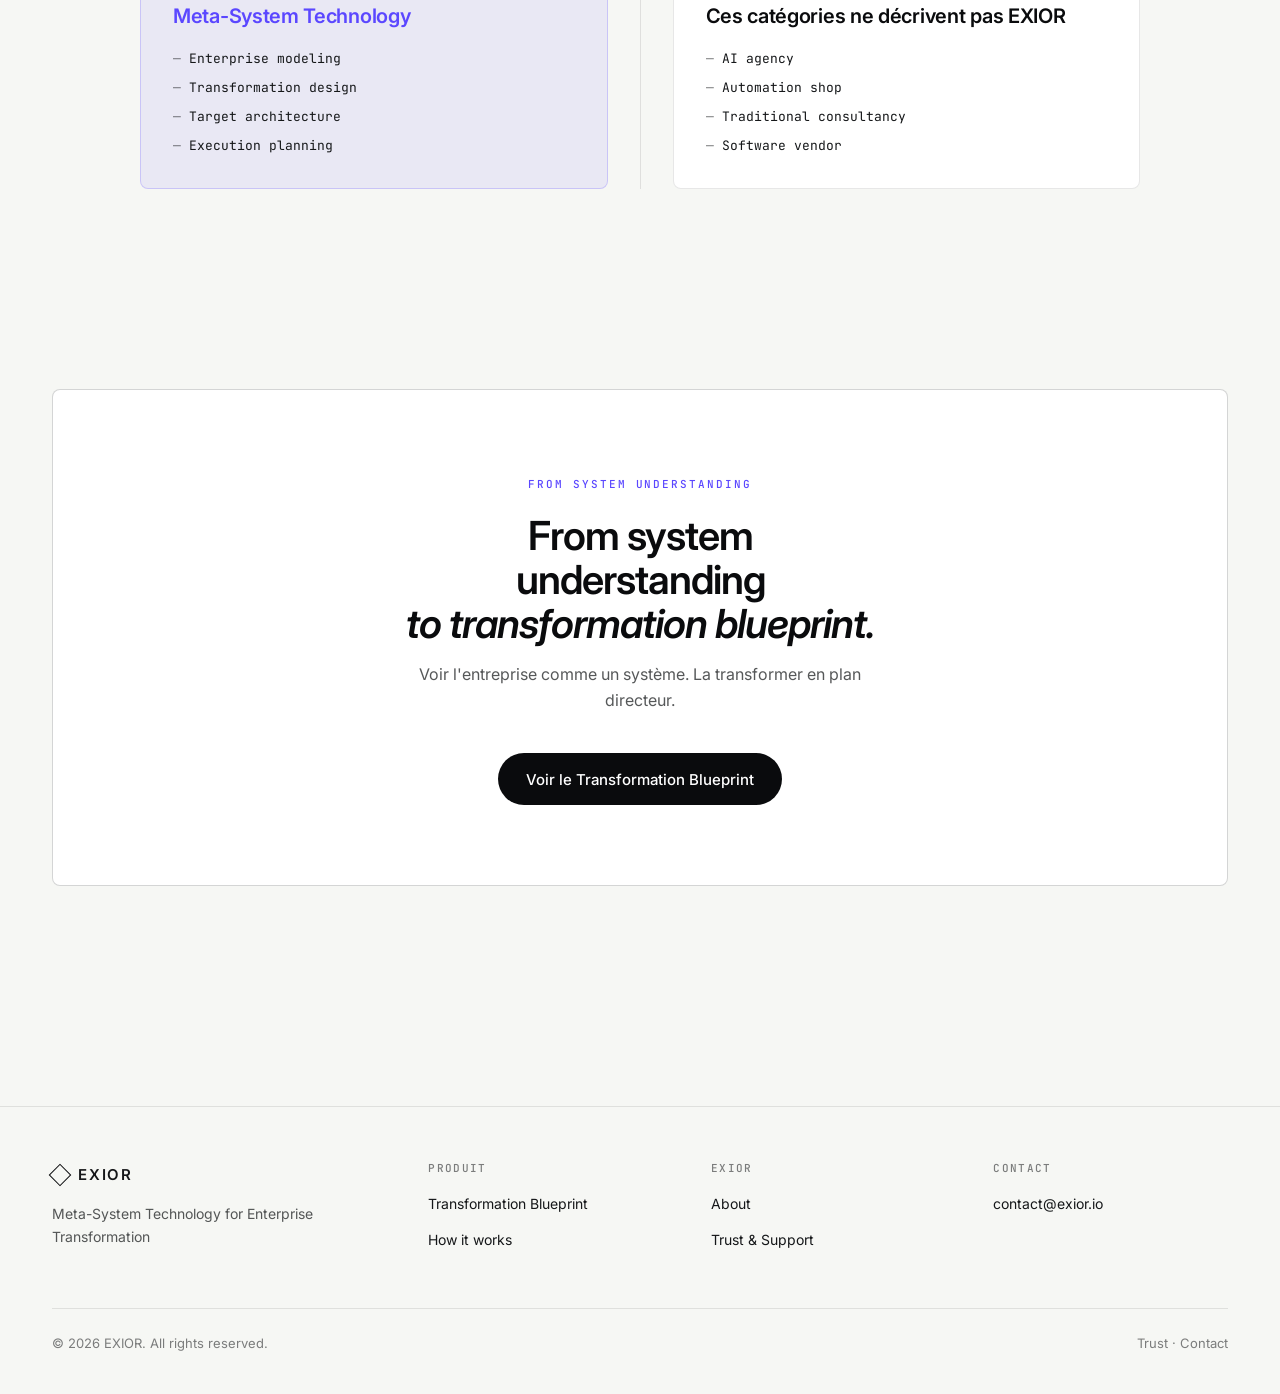
<file: exior-site/about.html>
<!doctype html>
<html lang="fr">
<head>
<meta charset="utf-8" />
<meta name="viewport" content="width=device-width,initial-scale=1" />
<title>About EXIOR — Why EXIOR Exists</title>
<meta name="description" content="Pourquoi EXIOR existe. L'innovation est devenue continue. La transformation d'entreprise ne l'est pas encore." />
<link rel="preconnect" href="https://fonts.googleapis.com" />
<link rel="preconnect" href="https://fonts.gstatic.com" crossorigin />
<link href="https://fonts.googleapis.com/css2?family=Inter:wght@400;500;600;700&family=JetBrains+Mono:wght@400;500&display=swap" rel="stylesheet" />
<link rel="stylesheet" href="./design-system.css" />
</head>
<body>

<nav class="nav" id="nav" aria-label="Navigation principale">
  <div class="container nav-inner">
    <a href="./" class="nav-logo"><span class="mark"></span>EXIOR</a>
    <div class="nav-links">
      <a href="./">Transformation Blueprint</a>
      <a href="./how-it-works.html">How it works</a>
      <a href="./about.html">About</a>
      <a href="./trust.html">Trust</a>
    </div>
    <a href="mailto:contact@exior.io?subject=Demande%20de%20Transformation%20Blueprint" class="nav-cta">Obtenir mon Blueprint →</a>
  </div>
</nav>

<main id="main">

<header style="padding: 80px 0 48px;">
  <div class="container container--narrow">
    <div class="section-head center reveal" style="margin-bottom: 0;">
      <span class="section-label">Why EXIOR Exists</span>
      <h1>L'innovation est devenue continue.<br/><span class="italic">La transformation d'entreprise ne l'est pas encore.</span></h1>
    </div>
  </div>
</header>

<!-- 12.1 THESIS -->
<section>
  <div class="container">
    <div class="section-head reveal">
      <span class="section-label">Thèse</span>
      <h2>Trois observations, <span class="italic">un écart.</span></h2>
    </div>
    <div class="thesis-grid reveal">
      <div class="thesis-card">
        <div class="thesis-num">01</div>
        <h3>Technology</h3>
        <p>Le coût et les capacités de l'intelligence, du logiciel et de l'exécution évoluent rapidement.</p>
      </div>
      <div class="thesis-card">
        <div class="thesis-num">02</div>
        <h3>Enterprise</h3>
        <p>Les organisations restent structurées autour de contraintes historiques.</p>
      </div>
      <div class="thesis-card thesis-card--gap">
        <div class="thesis-num">03</div>
        <h3>Gap</h3>
        <p>L'écart entre l'entreprise actuelle et l'entreprise possible devient un risque compétitif.</p>
      </div>
    </div>
  </div>
</section>

<!-- 12.2 SYSTEM THINKING -->
<section style="background: var(--bg-2);">
  <div class="container">
    <div class="section-head reveal">
      <span class="section-label">System Thinking</span>
      <h2>Une entreprise est un système,<br/><span class="italic">pas une collection de départements.</span></h2>
    </div>
    <div class="system-schema reveal">
      <div class="ss-node">FINANCE</div>
      <div class="ss-node">SALES</div>
      <div class="ss-node">OPERATIONS</div>
      <div class="ss-node">TECHNOLOGY</div>
      <div class="ss-node">PEOPLE</div>
      <div class="ss-node">DATA</div>
      <div class="ss-node">PRODUCT</div>
    </div>
    <p class="reveal" style="text-align: center; margin-top: 32px; color: var(--muted-2); font-size: 15px; max-width: 56ch; margin-left: auto; margin-right: auto;">Optimiser localement peut dégrader le tout.</p>
  </div>
</section>

<!-- 12.3 METASYSTEM THINKING -->
<section>
  <div class="container">
    <div class="section-head reveal">
      <span class="section-label">Metasystem Thinking</span>
      <h2>EXIOR raisonne au niveau supérieur <span class="italic">du système.</span></h2>
    </div>
    <div class="meta-levels reveal">
      <div class="ml-card">
        <div class="ml-level">Level 1</div>
        <h3>Execution</h3>
        <ul>
          <li>People</li>
          <li>Agents</li>
          <li>Software</li>
        </ul>
        <p class="ml-out">Périmètre : qui / quoi fait l'action</p>
      </div>
      <div class="ml-card">
        <div class="ml-level">Level 2</div>
        <h3>Management</h3>
        <ul>
          <li>Coordination</li>
          <li>Control</li>
          <li>Resources</li>
        </ul>
        <p class="ml-out">Périmètre : comment l'action est organisée</p>
      </div>
      <div class="ml-card ml-card--top">
        <div class="ml-level">Level 3</div>
        <h3>EXIOR Meta-System</h3>
        <ul>
          <li>Model</li>
          <li>Environment</li>
          <li>Objectives</li>
          <li>Architecture</li>
        </ul>
        <p class="ml-out" style="color: var(--accent);">Périmètre : l'architecture elle-même</p>
      </div>
    </div>
    <p class="reveal" style="text-align: center; margin-top: 32px; color: var(--muted-2); font-size: 15px; max-width: 56ch; margin-left: auto; margin-right: auto;">Le Meta-System peut remettre en question l'architecture elle-même.</p>
  </div>
</section>

<!-- 12.4 PRINCIPLES -->
<section style="background: var(--bg-2);">
  <div class="container">
    <div class="section-head reveal">
      <span class="section-label">Principes</span>
      <h2>Cinq principes <span class="italic">non négociables.</span></h2>
    </div>
    <div class="principles reveal">
      <div class="pr-card">
        <div class="pr-num">01</div>
        <h3>The whole before the part</h3>
        <p>Comprendre la finalité avant d'optimiser les composants.</p>
      </div>
      <div class="pr-card">
        <div class="pr-num">02</div>
        <h3>Technology is a variable</h3>
        <p>La technologie est un moyen, pas l'objectif.</p>
      </div>
      <div class="pr-card">
        <div class="pr-num">03</div>
        <h3>Economics is the objective function</h3>
        <p>Performance, valeur et compétitivité guident les décisions.</p>
      </div>
      <div class="pr-card">
        <div class="pr-num">04</div>
        <h3>Current structure is not sacred</h3>
        <p>L'organisation existante n'est pas une contrainte intellectuelle.</p>
      </div>
      <div class="pr-card">
        <div class="pr-num">05</div>
        <h3>Build from what is possible now</h3>
        <p>La cible est conçue à partir des capacités réellement disponibles.</p>
      </div>
    </div>
  </div>
</section>

<!-- 12.5 POSITIONING -->
<section>
  <div class="container">
    <div class="section-head reveal">
      <span class="section-label">Positioning</span>
      <h2>Ce qu'EXIOR est. <span class="italic">Ce qu'EXIOR n'est pas.</span></h2>
    </div>

    <div class="positioning reveal">
      <div class="pos-block">
        <div class="pos-label"><span class="data-tag data-tag--accent">EXIOR IS</span></div>
        <h3>Meta-System Technology</h3>
        <ul>
          <li>Enterprise modeling</li>
          <li>Transformation design</li>
          <li>Target architecture</li>
          <li>Execution planning</li>
        </ul>
      </div>
      <div class="pos-divider" aria-hidden="true"></div>
      <div class="pos-block">
        <div class="pos-label"><span class="data-tag">EXIOR IS NOT</span></div>
        <h3>Ces catégories ne décrivent pas EXIOR</h3>
        <ul>
          <li>AI agency</li>
          <li>Automation shop</li>
          <li>Traditional consultancy</li>
          <li>Software vendor</li>
        </ul>
      </div>
    </div>
  </div>
</section>

<!-- 12.6 CTA -->
<section>
  <div class="container">
    <div class="cta-block reveal">
      <span class="section-label">From system understanding</span>
      <h2>From system understanding<br/><span class="italic">to transformation blueprint.</span></h2>
      <p>Voir l'entreprise comme un système. La transformer en plan directeur.</p>
      <div class="actions">
        <a href="./" class="btn btn-primary btn-lg">Voir le Transformation Blueprint</a>
      </div>
    </div>
  </div>
</section>

</main>

<footer>
  <div class="container">
    <div class="foot-top">
      <div class="foot-brand">
        <a href="./" class="nav-logo"><span class="mark"></span>EXIOR</a>
        <p>Meta-System Technology for Enterprise Transformation</p>
      </div>
      <div class="foot-col">
        <h4>Produit</h4>
        <ul>
          <li><a href="./">Transformation Blueprint</a></li>
          <li><a href="./how-it-works.html">How it works</a></li>
        </ul>
      </div>
      <div class="foot-col">
        <h4>EXIOR</h4>
        <ul>
          <li><a href="./about.html">About</a></li>
          <li><a href="./trust.html">Trust & Support</a></li>
        </ul>
      </div>
      <div class="foot-col">
        <h4>Contact</h4>
        <ul>
          <li><a href="mailto:contact@exior.io">contact@exior.io</a></li>
        </ul>
      </div>
    </div>
    <div class="foot-bottom">
      <div>© 2026 EXIOR. All rights reserved.</div>
      <div><a href="./trust.html">Trust</a> · <a href="mailto:contact@exior.io">Contact</a></div>
    </div>
  </div>
</footer>

<script>
  const nav = document.getElementById('nav');
  const onScroll = () => nav.classList.toggle('scrolled', window.scrollY > 8);
  document.addEventListener('scroll', onScroll, { passive: true });
  onScroll();
  const io = new IntersectionObserver(entries => {
    entries.forEach(e => { if (e.isIntersecting) { e.target.classList.add('in'); io.unobserve(e.target); } });
  }, { threshold: 0.1, rootMargin: '0px 0px -5% 0px' });
  document.querySelectorAll('.reveal').forEach(el => io.observe(el));
</script>

</body>
</html>

<style>
/* About page-specific */
.thesis-grid { display: grid; grid-template-columns: repeat(3, 1fr); gap: 16px; }
@media (max-width: 860px) { .thesis-grid { grid-template-columns: 1fr; } }
.thesis-card { padding: 28px; background: var(--surface); border: 1px solid var(--line); border-radius: var(--r-md); }
.thesis-card--gap { background: var(--accent-soft); border-color: var(--accent-line); }
.thesis-num { font-family: var(--font-mono); font-size: 11px; color: var(--muted); letter-spacing: 0.08em; }
.thesis-card--gap .thesis-num { color: var(--accent); }
.thesis-card h3 { font-size: 20px; margin: 8px 0 12px; }
.thesis-card--gap h3 { color: var(--accent); }
.thesis-card p { font-size: 14px; color: var(--muted-2); line-height: 1.6; }

.system-schema { display: flex; flex-wrap: wrap; gap: 12px; justify-content: center; max-width: 720px; margin: 0 auto; }
.ss-node { padding: 16px 24px; background: var(--surface); border: 1px solid var(--line); border-radius: var(--r-md); font-family: var(--font-mono); font-size: 13px; letter-spacing: 0.06em; color: var(--fg-bright); position: relative; }
.ss-node::after { content: "↔"; position: absolute; right: -18px; top: 50%; transform: translateY(-50%); color: var(--muted); font-size: 14px; }
.ss-node:last-child::after { display: none; }
@media (max-width: 720px) { .ss-node::after { content: "↓"; right: 50%; top: auto; bottom: -18px; transform: translateX(50%); } }

.meta-levels { display: grid; grid-template-columns: 1fr 1fr 1fr; gap: 16px; }
@media (max-width: 860px) { .meta-levels { grid-template-columns: 1fr; } }
.ml-card { padding: 28px; background: var(--surface); border: 1px solid var(--line); border-radius: var(--r-md); display: flex; flex-direction: column; gap: 12px; }
.ml-card--top { background: var(--fg-bright); color: #fff; border-color: var(--fg-bright); }
.ml-card--top h3 { color: #fff; }
.ml-card--top .ml-out { color: var(--accent) !important; }
.ml-level { font-family: var(--font-mono); font-size: 11px; color: var(--muted); letter-spacing: 0.12em; }
.ml-card--top .ml-level { color: rgba(255,255,255,0.6); }
.ml-card h3 { font-size: 22px; font-weight: 600; }
.ml-card ul { list-style: none; padding: 0; margin: 0; display: flex; flex-direction: column; gap: 6px; }
.ml-card li { font-family: var(--font-mono); font-size: 13px; color: var(--fg-bright); }
.ml-card--top li { color: #fff; }
.ml-card li::before { content: "— "; color: var(--muted); }
.ml-card--top li::before { color: rgba(255,255,255,0.5); }
.ml-out { margin-top: auto; padding-top: 12px; border-top: 1px solid var(--line); font-family: var(--font-mono); font-size: 11px; color: var(--muted); letter-spacing: 0.04em; }
.ml-card--top .ml-out { border-top-color: rgba(255,255,255,0.15); }

.principles { display: grid; grid-template-columns: repeat(5, 1fr); gap: 12px; }
@media (max-width: 1080px) { .principles { grid-template-columns: repeat(3, 1fr); } }
@media (max-width: 760px) { .principles { grid-template-columns: 1fr 1fr; } }
@media (max-width: 480px) { .principles { grid-template-columns: 1fr; } }
.pr-card { padding: 24px 20px; background: var(--surface); border: 1px solid var(--line); border-radius: var(--r-md); display: flex; flex-direction: column; gap: 10px; }
.pr-num { font-family: var(--font-mono); font-size: 11px; color: var(--accent); letter-spacing: 0.08em; font-weight: 500; }
.pr-card h3 { font-size: 14px; font-weight: 600; line-height: 1.3; }
.pr-card p { font-size: 13px; color: var(--muted-2); line-height: 1.5; }

.positioning { display: grid; grid-template-columns: 1fr auto 1fr; gap: 32px; align-items: stretch; max-width: 1000px; margin: 0 auto; }
@media (max-width: 860px) { .positioning { grid-template-columns: 1fr; } .pos-divider { display: none; } }
.pos-block { padding: 32px; background: var(--surface); border: 1px solid var(--line); border-radius: var(--r-md); }
.pos-block:first-child { background: var(--accent-soft); border-color: var(--accent-line); }
.pos-label { margin-bottom: 16px; }
.pos-block h3 { font-size: 20px; margin-bottom: 20px; }
.pos-block:first-child h3 { color: var(--accent); }
.pos-block ul { list-style: none; padding: 0; margin: 0; display: flex; flex-direction: column; gap: 8px; }
.pos-block li { font-family: var(--font-mono); font-size: 13px; color: var(--fg); display: flex; gap: 8px; }
.pos-block li::before { content: "—"; color: var(--muted); flex: none; }
.pos-divider { width: 1px; background: var(--line); }
</style>
</file>
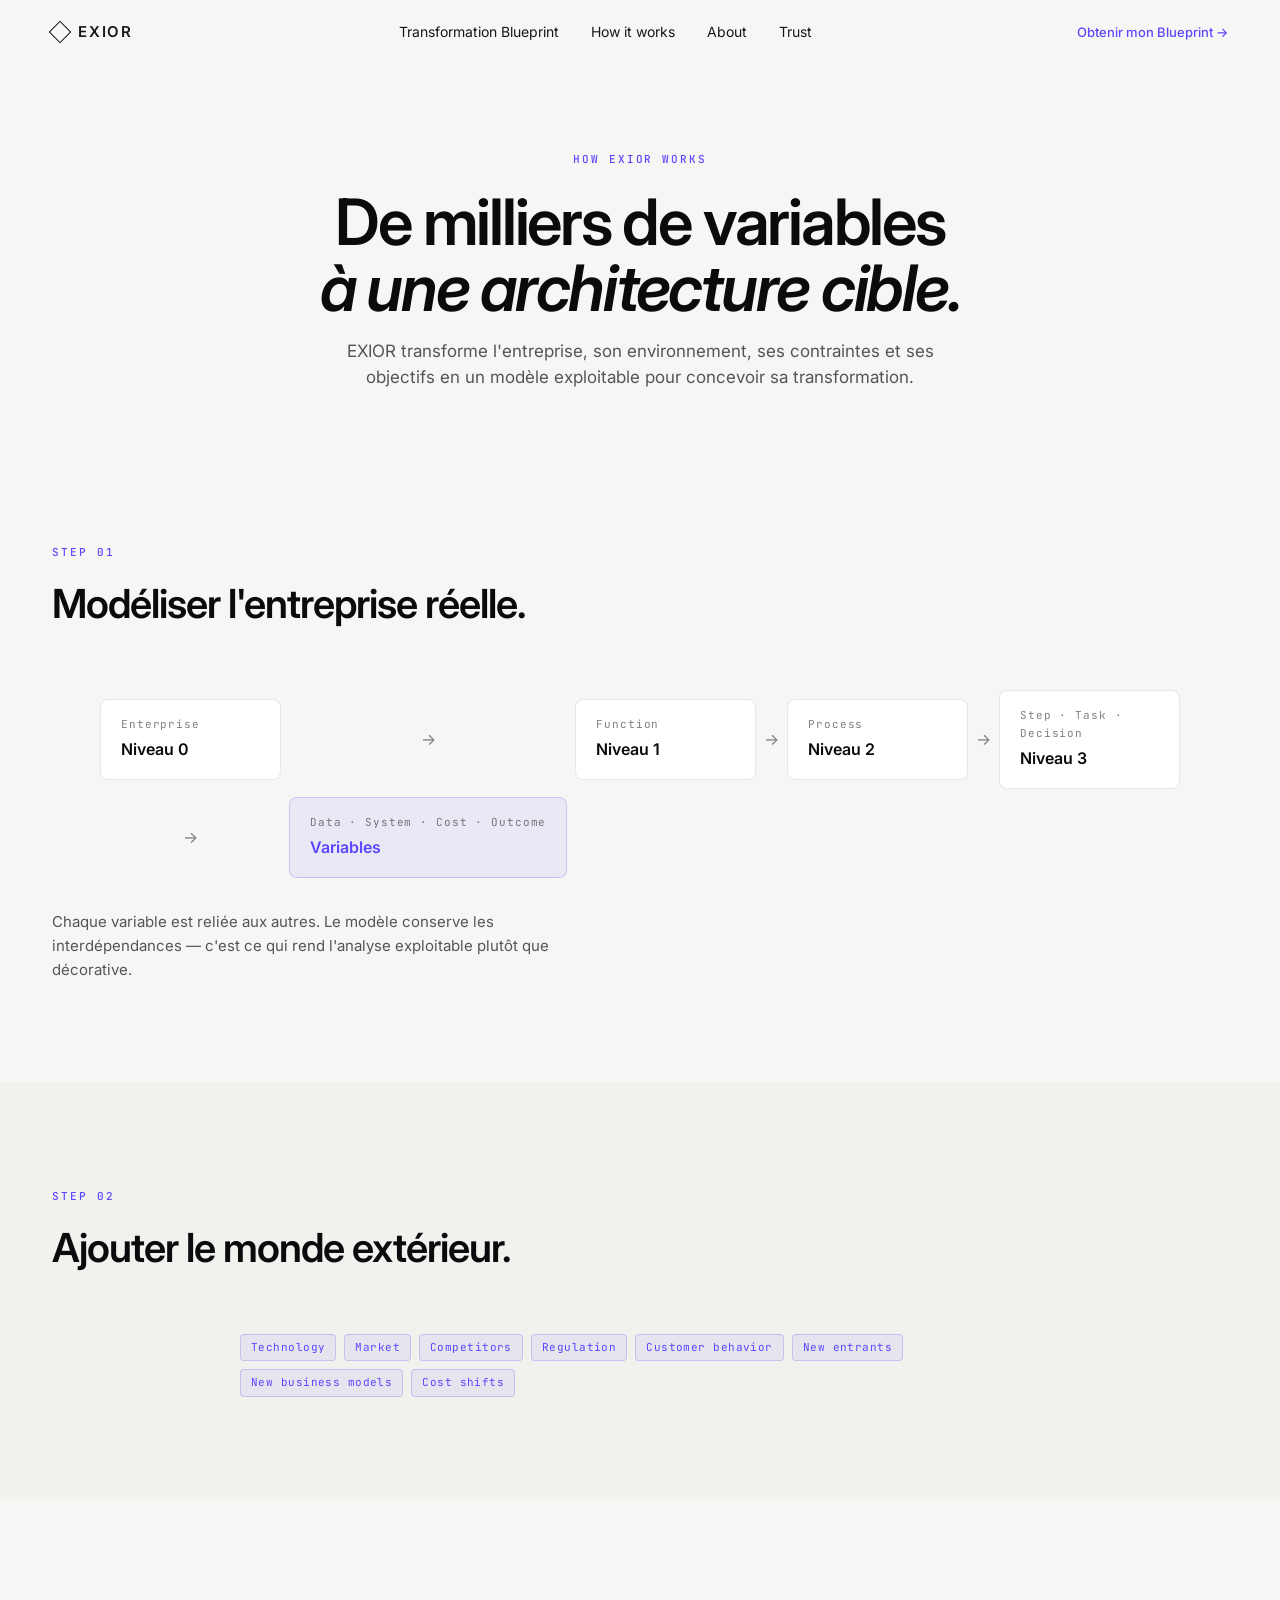
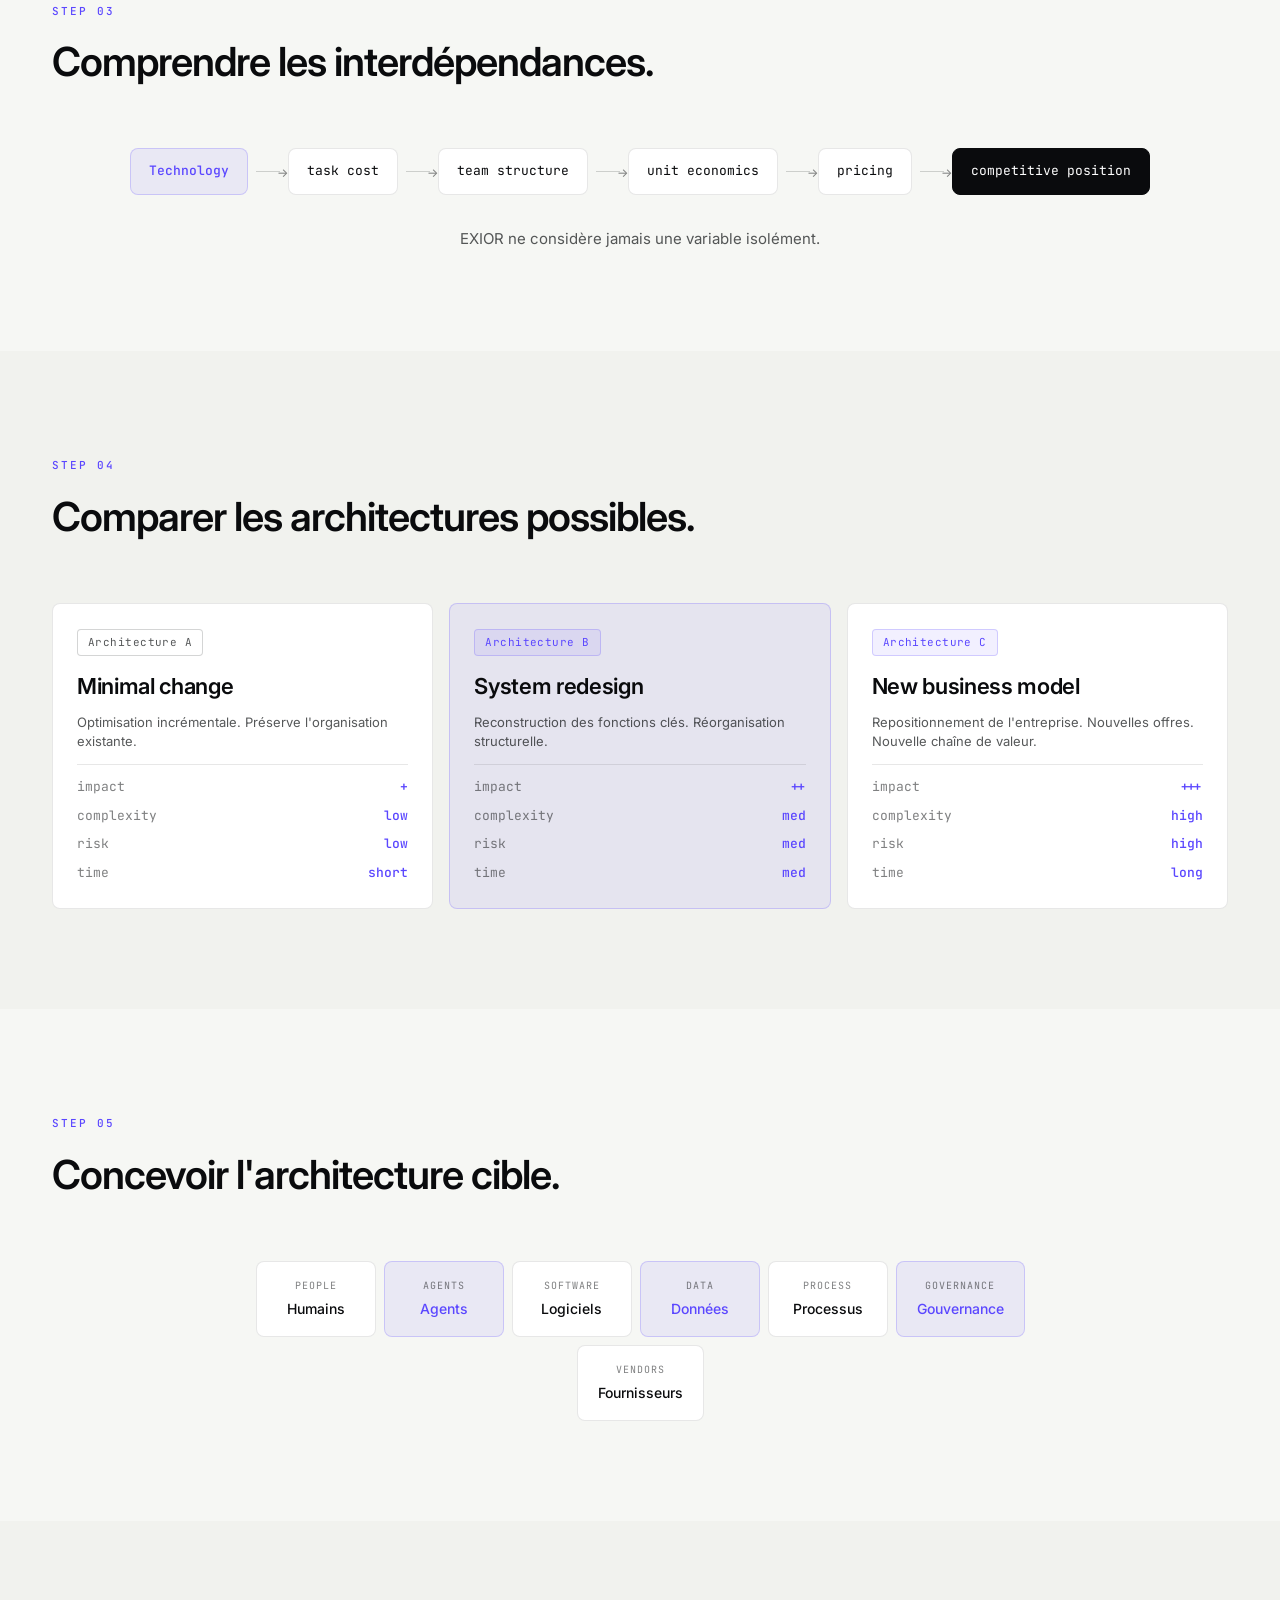
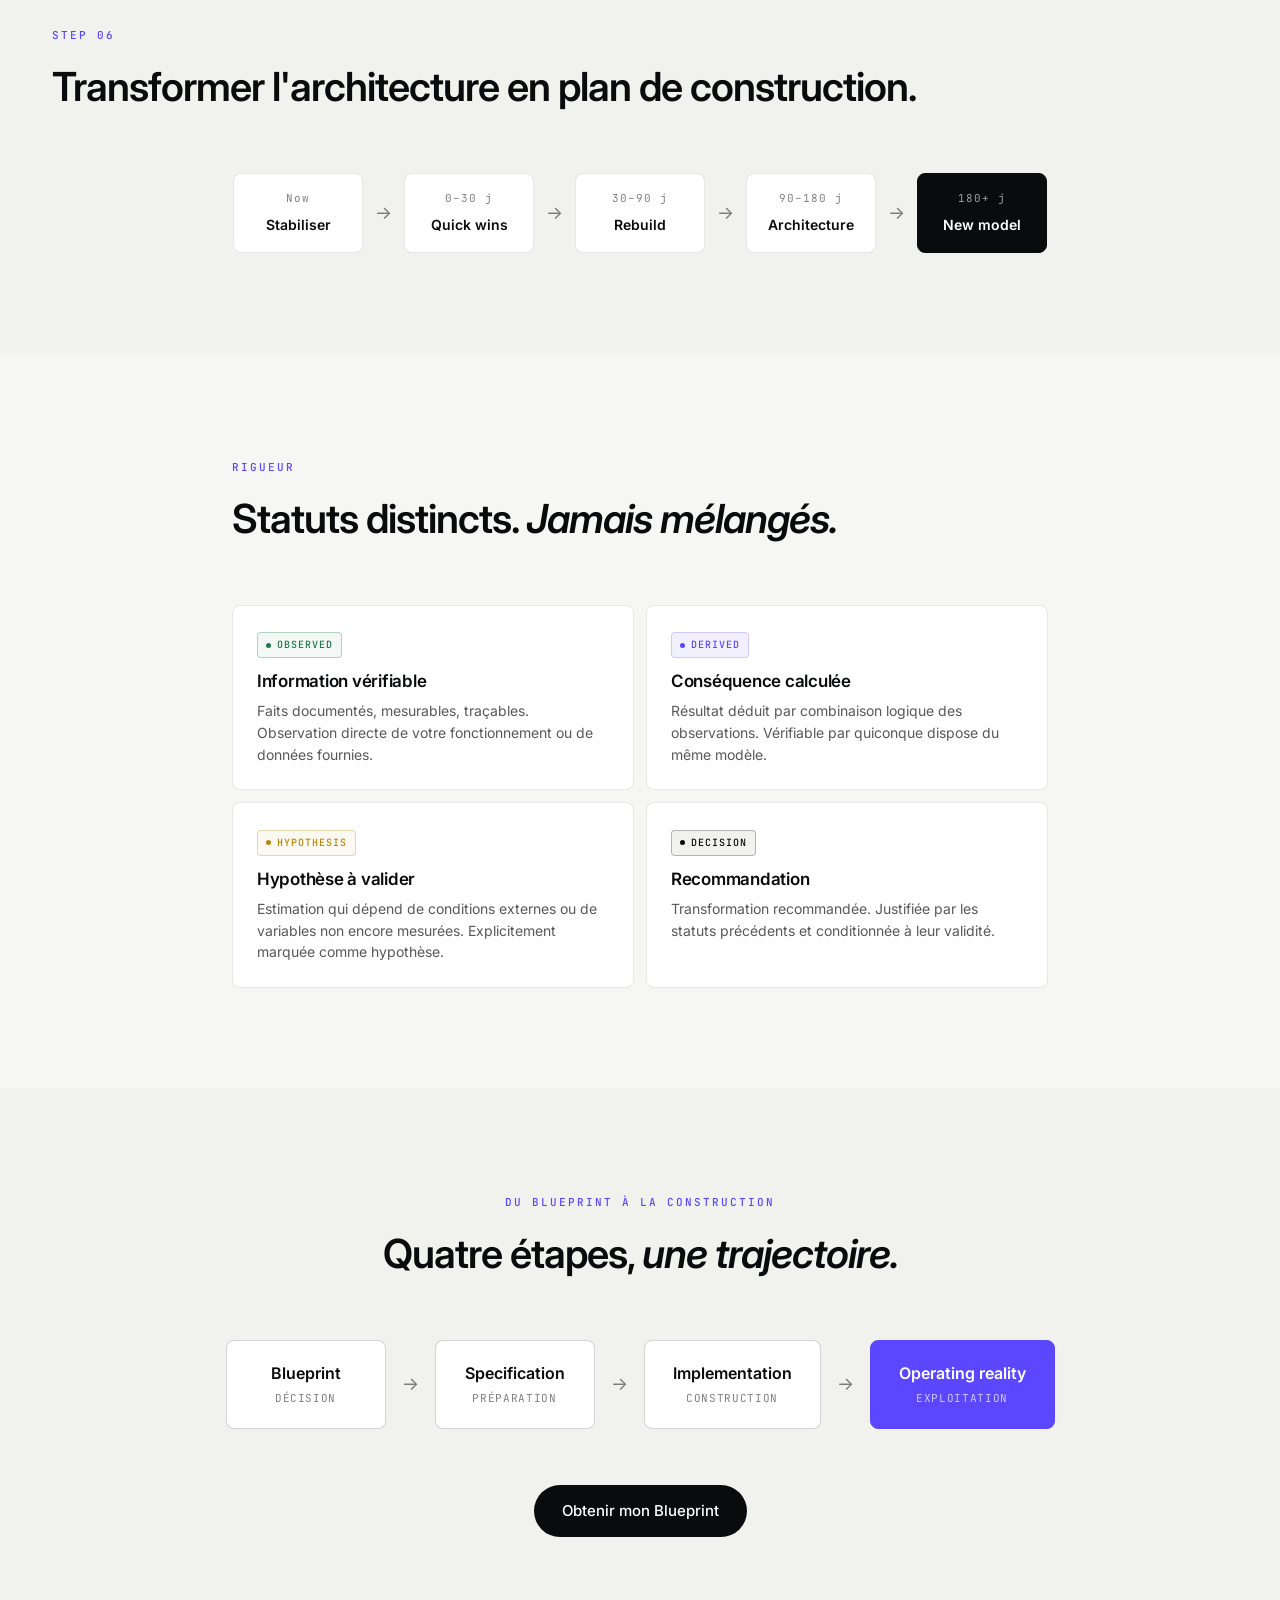
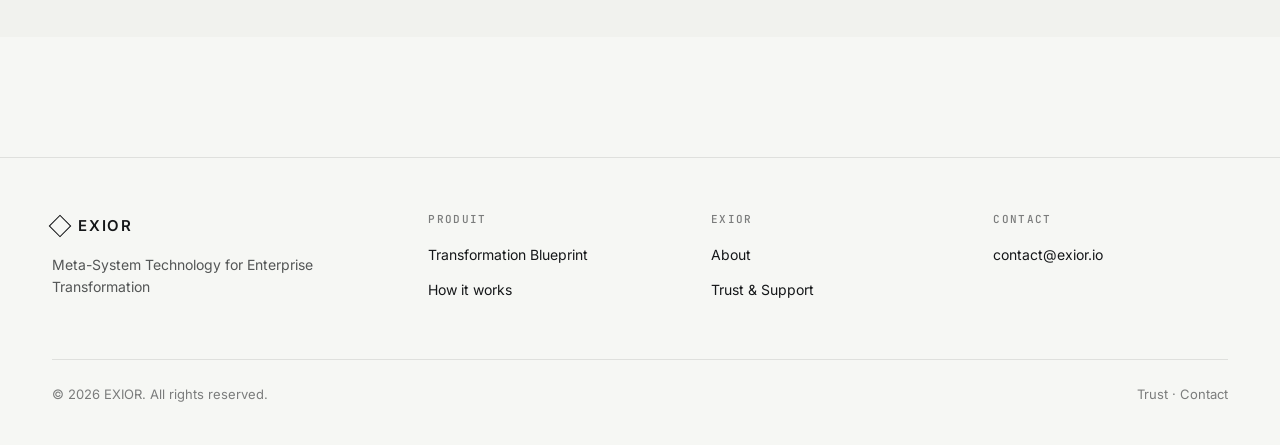
<file: exior-site/how-it-works.html>
<!doctype html>
<html lang="fr">
<head>
<meta charset="utf-8" />
<meta name="viewport" content="width=device-width,initial-scale=1" />
<title>How EXIOR Works — Meta-System Methodology</title>
<meta name="description" content="EXIOR transforme l'entreprise, son environnement, ses contraintes et ses objectifs en un modèle exploitable pour concevoir sa transformation." />
<link rel="preconnect" href="https://fonts.googleapis.com" />
<link rel="preconnect" href="https://fonts.gstatic.com" crossorigin />
<link href="https://fonts.googleapis.com/css2?family=Inter:wght@400;500;600;700&family=JetBrains+Mono:wght@400;500&display=swap" rel="stylesheet" />
<link rel="stylesheet" href="./design-system.css" />
</head>
<body>

<nav class="nav" id="nav" aria-label="Navigation principale">
  <div class="container nav-inner">
    <a href="./" class="nav-logo"><span class="mark"></span>EXIOR</a>
    <div class="nav-links">
      <a href="./">Transformation Blueprint</a>
      <a href="./how-it-works.html">How it works</a>
      <a href="./about.html">About</a>
      <a href="./trust.html">Trust</a>
    </div>
    <a href="mailto:contact@exior.io?subject=Demande%20de%20Transformation%20Blueprint" class="nav-cta">Obtenir mon Blueprint →</a>
  </div>
</nav>

<main id="main">

<header style="padding: 80px 0 48px;">
  <div class="container container--narrow">
    <div class="section-head center reveal" style="margin-bottom: 0;">
      <span class="section-label">How EXIOR Works</span>
      <h1>De milliers de variables<br/><span class="italic">à une architecture cible.</span></h1>
      <p style="margin-left:auto;margin-right:auto;">EXIOR transforme l'entreprise, son environnement, ses contraintes et ses objectifs en un modèle exploitable pour concevoir sa transformation.</p>
    </div>
  </div>
</header>

<!-- 11.1 STEP 01 — MODEL -->
<section>
  <div class="container">
    <div class="section-head reveal">
      <span class="section-label">Step 01</span>
      <h2>Modéliser l'entreprise réelle.</h2>
    </div>
    <div class="step-grid reveal">
      <div class="step-card">
        <div class="step-num">Enterprise</div>
        <div class="step-name">Niveau 0</div>
      </div>
      <div class="step-arrow" aria-hidden="true">→</div>
      <div class="step-card">
        <div class="step-num">Function</div>
        <div class="step-name">Niveau 1</div>
      </div>
      <div class="step-arrow" aria-hidden="true">→</div>
      <div class="step-card">
        <div class="step-num">Process</div>
        <div class="step-name">Niveau 2</div>
      </div>
      <div class="step-arrow" aria-hidden="true">→</div>
      <div class="step-card">
        <div class="step-num">Step · Task · Decision</div>
        <div class="step-name">Niveau 3</div>
      </div>
      <div class="step-arrow" aria-hidden="true">→</div>
      <div class="step-card step-card--data">
        <div class="step-num">Data · System · Cost · Outcome</div>
        <div class="step-name">Variables</div>
      </div>
    </div>
    <p class="reveal" style="margin-top: 32px; color: var(--muted-2); font-size: 15px; max-width: 60ch;">Chaque variable est reliée aux autres. Le modèle conserve les interdépendances — c'est ce qui rend l'analyse exploitable plutôt que décorative.</p>
  </div>
</section>

<!-- 11.2 STEP 02 — EXPAND -->
<section style="background: var(--bg-2);">
  <div class="container">
    <div class="section-head reveal">
      <span class="section-label">Step 02</span>
      <h2>Ajouter le monde extérieur.</h2>
    </div>
    <div class="expand-grid reveal">
      <span class="data-tag data-tag--accent">Technology</span>
      <span class="data-tag data-tag--accent">Market</span>
      <span class="data-tag data-tag--accent">Competitors</span>
      <span class="data-tag data-tag--accent">Regulation</span>
      <span class="data-tag data-tag--accent">Customer behavior</span>
      <span class="data-tag data-tag--accent">New entrants</span>
      <span class="data-tag data-tag--accent">New business models</span>
      <span class="data-tag data-tag--accent">Cost shifts</span>
    </div>
  </div>
</section>

<!-- 11.3 STEP 03 — CONNECT -->
<section>
  <div class="container">
    <div class="section-head reveal">
      <span class="section-label">Step 03</span>
      <h2>Comprendre les interdépendances.</h2>
    </div>
    <div class="connect-graph reveal" aria-label="Graphe d'interdépendances : Technology → task cost → team structure → unit economics → pricing → competitive position">
      <div class="cg-node cg-node--source">Technology</div>
      <div class="cg-line" aria-hidden="true"></div>
      <div class="cg-node">task cost</div>
      <div class="cg-line" aria-hidden="true"></div>
      <div class="cg-node">team structure</div>
      <div class="cg-line" aria-hidden="true"></div>
      <div class="cg-node">unit economics</div>
      <div class="cg-line" aria-hidden="true"></div>
      <div class="cg-node">pricing</div>
      <div class="cg-line" aria-hidden="true"></div>
      <div class="cg-node cg-node--end">competitive position</div>
    </div>
    <p class="reveal" style="margin-top: 32px; color: var(--muted-2); font-size: 15px; max-width: 56ch; text-align: center; margin-left: auto; margin-right: auto;">EXIOR ne considère jamais une variable isolément.</p>
  </div>
</section>

<!-- 11.4 STEP 04 — COMPARE -->
<section style="background: var(--bg-2);">
  <div class="container">
    <div class="section-head reveal">
      <span class="section-label">Step 04</span>
      <h2>Comparer les architectures possibles.</h2>
    </div>
    <div class="compare-3 reveal">
      <div class="arch-card">
        <div class="arch-label"><span class="data-tag">Architecture A</span></div>
        <h3>Minimal change</h3>
        <p>Optimisation incrémentale. Préserve l'organisation existante.</p>
        <ul>
          <li><span class="mono" style="color: var(--muted);">impact</span><span class="arch-val">+</span></li>
          <li><span class="mono" style="color: var(--muted);">complexity</span><span class="arch-val">low</span></li>
          <li><span class="mono" style="color: var(--muted);">risk</span><span class="arch-val">low</span></li>
          <li><span class="mono" style="color: var(--muted);">time</span><span class="arch-val">short</span></li>
        </ul>
      </div>
      <div class="arch-card arch-card--mid">
        <div class="arch-label"><span class="data-tag data-tag--accent">Architecture B</span></div>
        <h3>System redesign</h3>
        <p>Reconstruction des fonctions clés. Réorganisation structurelle.</p>
        <ul>
          <li><span class="mono" style="color: var(--muted);">impact</span><span class="arch-val">++</span></li>
          <li><span class="mono" style="color: var(--muted);">complexity</span><span class="arch-val">med</span></li>
          <li><span class="mono" style="color: var(--muted);">risk</span><span class="arch-val">med</span></li>
          <li><span class="mono" style="color: var(--muted);">time</span><span class="arch-val">med</span></li>
        </ul>
      </div>
      <div class="arch-card">
        <div class="arch-label"><span class="data-tag data-tag--accent">Architecture C</span></div>
        <h3>New business model</h3>
        <p>Repositionnement de l'entreprise. Nouvelles offres. Nouvelle chaîne de valeur.</p>
        <ul>
          <li><span class="mono" style="color: var(--muted);">impact</span><span class="arch-val">+++</span></li>
          <li><span class="mono" style="color: var(--muted);">complexity</span><span class="arch-val">high</span></li>
          <li><span class="mono" style="color: var(--muted);">risk</span><span class="arch-val">high</span></li>
          <li><span class="mono" style="color: var(--muted);">time</span><span class="arch-val">long</span></li>
        </ul>
      </div>
    </div>
  </div>
</section>

<!-- 11.5 STEP 05 — DESIGN -->
<section>
  <div class="container">
    <div class="section-head reveal">
      <span class="section-label">Step 05</span>
      <h2>Concevoir l'architecture cible.</h2>
    </div>
    <div class="design-nodes reveal">
      <div class="d-node"><span class="d-label">PEOPLE</span><span class="d-name">Humains</span></div>
      <div class="d-node d-node--accent"><span class="d-label">AGENTS</span><span class="d-name">Agents</span></div>
      <div class="d-node"><span class="d-label">SOFTWARE</span><span class="d-name">Logiciels</span></div>
      <div class="d-node d-node--accent"><span class="d-label">DATA</span><span class="d-name">Données</span></div>
      <div class="d-node"><span class="d-label">PROCESS</span><span class="d-name">Processus</span></div>
      <div class="d-node d-node--accent"><span class="d-label">GOVERNANCE</span><span class="d-name">Gouvernance</span></div>
      <div class="d-node"><span class="d-label">VENDORS</span><span class="d-name">Fournisseurs</span></div>
    </div>
  </div>
</section>

<!-- 11.6 STEP 06 — PLAN -->
<section style="background: var(--bg-2);">
  <div class="container">
    <div class="section-head reveal">
      <span class="section-label">Step 06</span>
      <h2>Transformer l'architecture en plan de construction.</h2>
    </div>
    <div class="roadmap reveal">
      <div class="rm-step"><div class="rm-when">Now</div><div class="rm-name">Stabiliser</div></div>
      <div class="rm-arrow" aria-hidden="true">→</div>
      <div class="rm-step"><div class="rm-when">0–30 j</div><div class="rm-name">Quick wins</div></div>
      <div class="rm-arrow" aria-hidden="true">→</div>
      <div class="rm-step"><div class="rm-when">30–90 j</div><div class="rm-name">Rebuild</div></div>
      <div class="rm-arrow" aria-hidden="true">→</div>
      <div class="rm-step"><div class="rm-when">90–180 j</div><div class="rm-name">Architecture</div></div>
      <div class="rm-arrow" aria-hidden="true">→</div>
      <div class="rm-step rm-step--end"><div class="rm-when">180+ j</div><div class="rm-name">New model</div></div>
    </div>
  </div>
</section>

<!-- 11.7 RIGOR -->
<section>
  <div class="container container--narrow">
    <div class="section-head reveal">
      <span class="section-label">Rigueur</span>
      <h2>Statuts distincts. <span class="italic">Jamais mélangés.</span></h2>
    </div>
    <div class="rigor-grid reveal">
      <div class="rigor-item">
        <span class="status-tag status-observed">Observed</span>
        <h3>Information vérifiable</h3>
        <p>Faits documentés, mesurables, traçables. Observation directe de votre fonctionnement ou de données fournies.</p>
      </div>
      <div class="rigor-item">
        <span class="status-tag status-derived">Derived</span>
        <h3>Conséquence calculée</h3>
        <p>Résultat déduit par combinaison logique des observations. Vérifiable par quiconque dispose du même modèle.</p>
      </div>
      <div class="rigor-item">
        <span class="status-tag status-hypothesis">Hypothesis</span>
        <h3>Hypothèse à valider</h3>
        <p>Estimation qui dépend de conditions externes ou de variables non encore mesurées. Explicitement marquée comme hypothèse.</p>
      </div>
      <div class="rigor-item">
        <span class="status-tag status-decision">Decision</span>
        <h3>Recommandation</h3>
        <p>Transformation recommandée. Justifiée par les statuts précédents et conditionnée à leur validité.</p>
      </div>
    </div>
  </div>
</section>

<!-- 11.8 FROM BLUEPRINT TO BUILD -->
<section style="background: var(--bg-2);">
  <div class="container">
    <div class="section-head center reveal">
      <span class="section-label">Du Blueprint à la construction</span>
      <h2>Quatre étapes, <span class="italic">une trajectoire.</span></h2>
    </div>
    <div class="build-flow reveal">
      <div class="bf-step"><div class="bf-name">Blueprint</div><div class="bf-sub">Décision</div></div>
      <div class="bf-arrow" aria-hidden="true">→</div>
      <div class="bf-step"><div class="bf-name">Specification</div><div class="bf-sub">Préparation</div></div>
      <div class="bf-arrow" aria-hidden="true">→</div>
      <div class="bf-step"><div class="bf-name">Implementation</div><div class="bf-sub">Construction</div></div>
      <div class="bf-arrow" aria-hidden="true">→</div>
      <div class="bf-step bf-step--end"><div class="bf-name">Operating reality</div><div class="bf-sub">Exploitation</div></div>
    </div>
    <div style="text-align: center; margin-top: 56px;" class="reveal">
      <a href="mailto:contact@exior.io?subject=Demande%20de%20Transformation%20Blueprint" class="btn btn-primary btn-lg">Obtenir mon Blueprint</a>
    </div>
  </div>
</section>

</main>

<footer>
  <div class="container">
    <div class="foot-top">
      <div class="foot-brand">
        <a href="./" class="nav-logo"><span class="mark"></span>EXIOR</a>
        <p>Meta-System Technology for Enterprise Transformation</p>
      </div>
      <div class="foot-col">
        <h4>Produit</h4>
        <ul>
          <li><a href="./">Transformation Blueprint</a></li>
          <li><a href="./how-it-works.html">How it works</a></li>
        </ul>
      </div>
      <div class="foot-col">
        <h4>EXIOR</h4>
        <ul>
          <li><a href="./about.html">About</a></li>
          <li><a href="./trust.html">Trust & Support</a></li>
        </ul>
      </div>
      <div class="foot-col">
        <h4>Contact</h4>
        <ul>
          <li><a href="mailto:contact@exior.io">contact@exior.io</a></li>
        </ul>
      </div>
    </div>
    <div class="foot-bottom">
      <div>© 2026 EXIOR. All rights reserved.</div>
      <div><a href="./trust.html">Trust</a> · <a href="mailto:contact@exior.io">Contact</a></div>
    </div>
  </div>
</footer>

<script>
  const nav = document.getElementById('nav');
  const onScroll = () => nav.classList.toggle('scrolled', window.scrollY > 8);
  document.addEventListener('scroll', onScroll, { passive: true });
  onScroll();
  const io = new IntersectionObserver(entries => {
    entries.forEach(e => { if (e.isIntersecting) { e.target.classList.add('in'); io.unobserve(e.target); } });
  }, { threshold: 0.1, rootMargin: '0px 0px -5% 0px' });
  document.querySelectorAll('.reveal').forEach(el => io.observe(el));
</script>

</body>
</html>

<style>
/* How it works page-specific */
.step-grid { display: grid; grid-template-columns: 1fr auto 1fr auto 1fr auto 1fr; gap: 8px; align-items: center; max-width: 1080px; margin: 0 auto; }
@media (max-width: 860px) { .step-grid { grid-template-columns: 1fr; } .step-arrow { display: none; } }
.step-card { background: var(--surface); border: 1px solid var(--line); border-radius: var(--r-md); padding: 16px 20px; }
.step-card--data { background: var(--accent-soft); border-color: var(--accent-line); }
.step-num { font-family: var(--font-mono); font-size: 11px; color: var(--muted); letter-spacing: 0.08em; }
.step-name { font-size: 16px; font-weight: 600; color: var(--fg-bright); margin-top: 4px; }
.step-card--data .step-name { color: var(--accent); }
.step-arrow { color: var(--muted); text-align: center; }

.expand-grid { display: flex; flex-wrap: wrap; gap: 8px; max-width: 800px; margin: 0 auto; }

.connect-graph { display: flex; align-items: center; justify-content: center; gap: 8px; flex-wrap: wrap; max-width: 1080px; margin: 0 auto; }
.cg-node { padding: 12px 18px; background: var(--surface); border: 1px solid var(--line); border-radius: var(--r-md); font-family: var(--font-mono); font-size: 13px; color: var(--fg-bright); }
.cg-node--source { background: var(--accent-soft); border-color: var(--accent-line); color: var(--accent); font-weight: 500; }
.cg-node--end { background: var(--fg-bright); color: #fff; border-color: var(--fg-bright); }
.cg-line { width: 24px; height: 1px; background: var(--line-2); position: relative; }
.cg-line::after { content: "→"; position: absolute; right: -8px; top: -8px; color: var(--muted); font-size: 12px; }
@media (max-width: 860px) { .connect-graph { flex-direction: column; } .cg-line { width: 1px; height: 16px; } .cg-line::after { right: -7px; top: auto; bottom: -14px; transform: rotate(90deg); } }

.compare-3 { display: grid; grid-template-columns: repeat(3, 1fr); gap: 16px; }
@media (max-width: 860px) { .compare-3 { grid-template-columns: 1fr; } }
.arch-card { background: var(--surface); border: 1px solid var(--line); border-radius: var(--r-md); padding: 24px; display: flex; flex-direction: column; gap: 12px; }
.arch-card--mid { background: var(--accent-soft); border-color: var(--accent-line); }
.arch-label { margin-bottom: 4px; }
.arch-card h3 { font-size: 22px; font-weight: 600; }
.arch-card p { font-size: 13px; color: var(--muted-2); line-height: 1.5; }
.arch-card ul { list-style: none; padding: 12px 0 0; margin: 0; display: flex; flex-direction: column; gap: 8px; border-top: 1px solid var(--line); }
.arch-card li { display: flex; justify-content: space-between; align-items: center; font-size: 13px; }
.arch-val { font-family: var(--font-mono); font-weight: 500; color: var(--accent); }

.design-nodes { display: flex; flex-wrap: wrap; gap: 8px; justify-content: center; max-width: 800px; margin: 0 auto; }
.d-node { display: flex; flex-direction: column; gap: 4px; padding: 16px 20px; background: var(--surface); border: 1px solid var(--line); border-radius: var(--r-md); min-width: 120px; text-align: center; }
.d-node--accent { background: var(--accent-soft); border-color: var(--accent-line); }
.d-label { font-family: var(--font-mono); font-size: 10px; color: var(--muted); letter-spacing: 0.1em; }
.d-name { font-size: 14px; font-weight: 500; color: var(--fg-bright); }
.d-node--accent .d-name { color: var(--accent); }

.roadmap { display: flex; align-items: center; justify-content: center; gap: 12px; flex-wrap: wrap; }
.rm-step { padding: 16px 20px; background: var(--surface); border: 1px solid var(--line); border-radius: var(--r-md); min-width: 130px; text-align: center; }
.rm-step--end { background: var(--fg-bright); color: #fff; border-color: var(--fg-bright); }
.rm-when { font-family: var(--font-mono); font-size: 11px; color: var(--muted); letter-spacing: 0.08em; }
.rm-step--end .rm-when { color: rgba(255,255,255,0.6); }
.rm-name { font-size: 14px; font-weight: 600; color: var(--fg-bright); margin-top: 6px; }
.rm-step--end .rm-name { color: #fff; }
.rm-arrow { color: var(--muted); font-size: 18px; }

.rigor-grid { display: grid; grid-template-columns: 1fr 1fr; gap: 12px; }
@media (max-width: 760px) { .rigor-grid { grid-template-columns: 1fr; } }
.rigor-item { padding: 24px; background: var(--surface); border: 1px solid var(--line); border-radius: var(--r-md); }
.rigor-item h3 { font-size: 17px; margin: 12px 0 8px; }
.rigor-item p { font-size: 14px; color: var(--muted-2); line-height: 1.55; }

.build-flow { display: flex; align-items: center; justify-content: center; gap: 16px; flex-wrap: wrap; }
.bf-step { padding: 20px 28px; background: var(--surface); border: 1px solid var(--line-2); border-radius: var(--r-md); min-width: 160px; text-align: center; }
.bf-step--end { background: var(--accent); border-color: var(--accent); color: #fff; }
.bf-name { font-size: 16px; font-weight: 600; color: var(--fg-bright); }
.bf-step--end .bf-name { color: #fff; }
.bf-sub { font-family: var(--font-mono); font-size: 11px; color: var(--muted); margin-top: 4px; letter-spacing: 0.06em; text-transform: uppercase; }
.bf-step--end .bf-sub { color: rgba(255,255,255,0.7); }
.bf-arrow { color: var(--muted); font-size: 18px; }
</style>
</file>
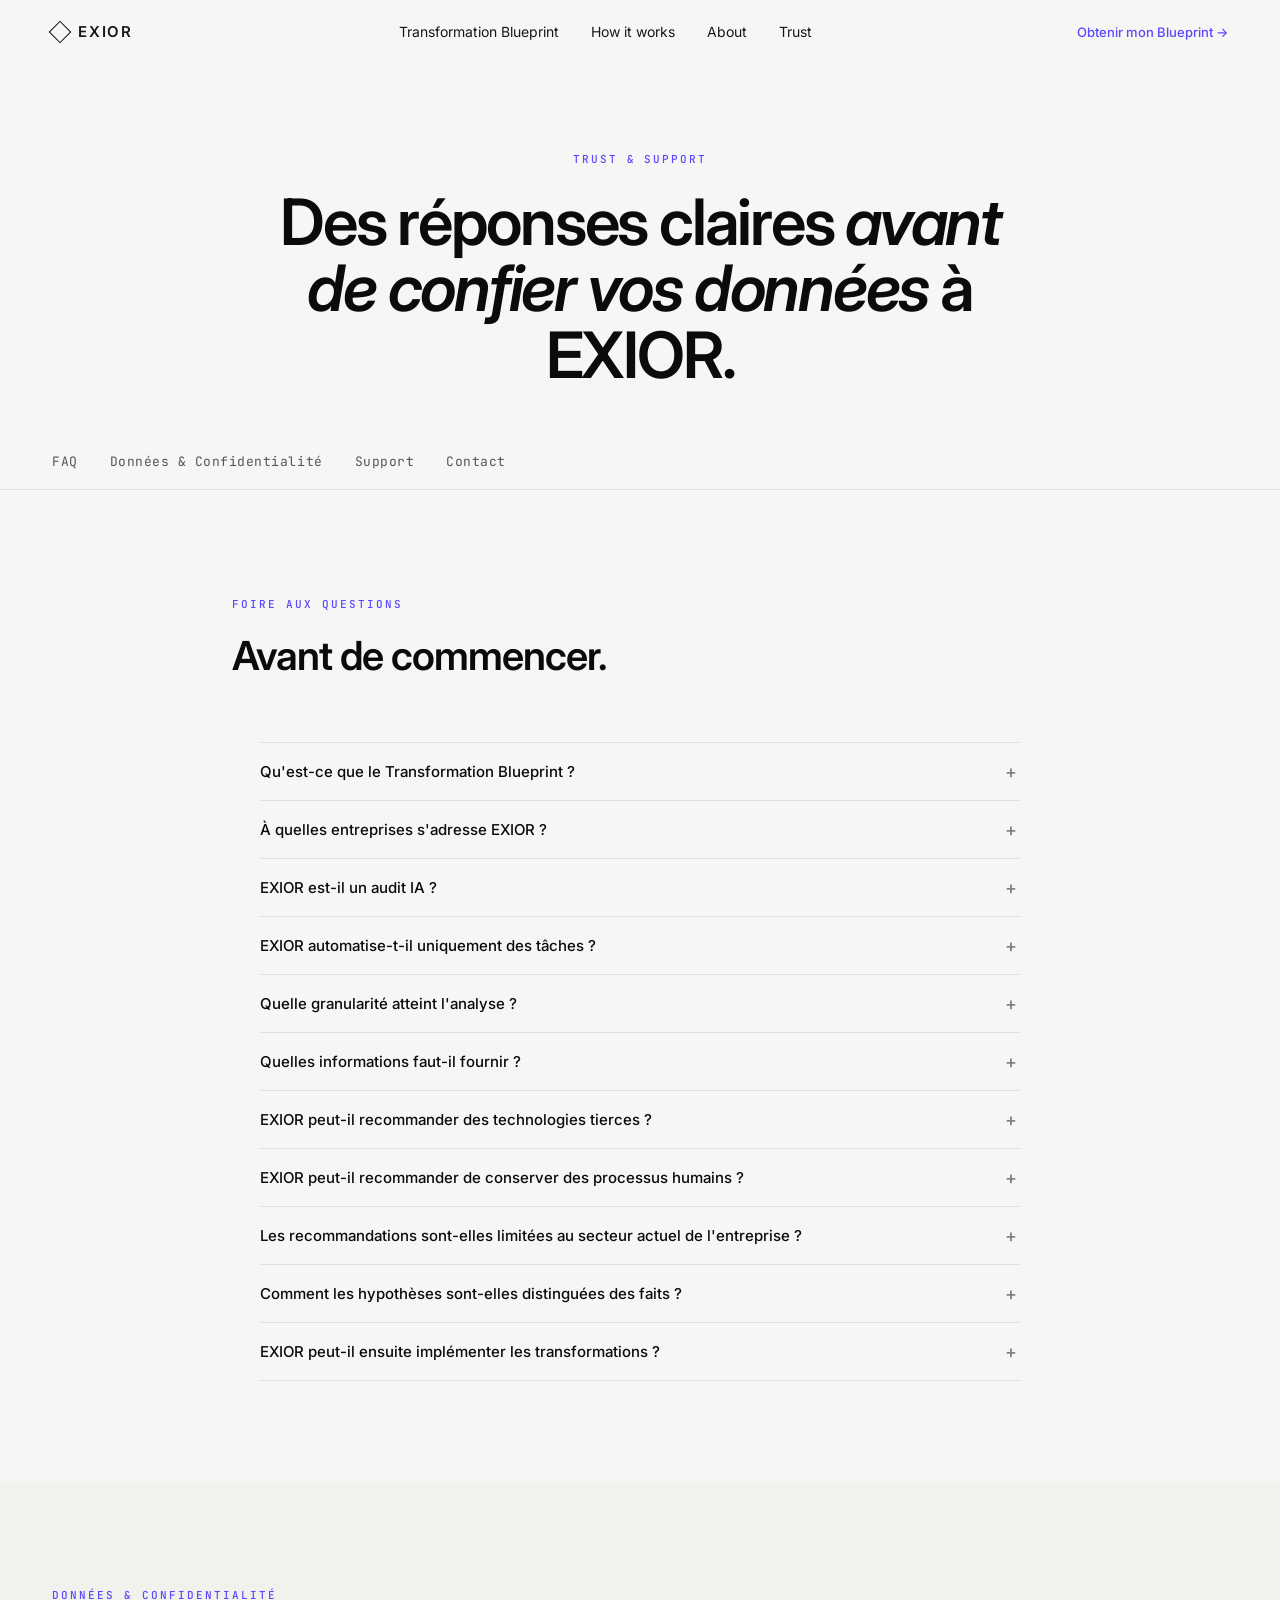
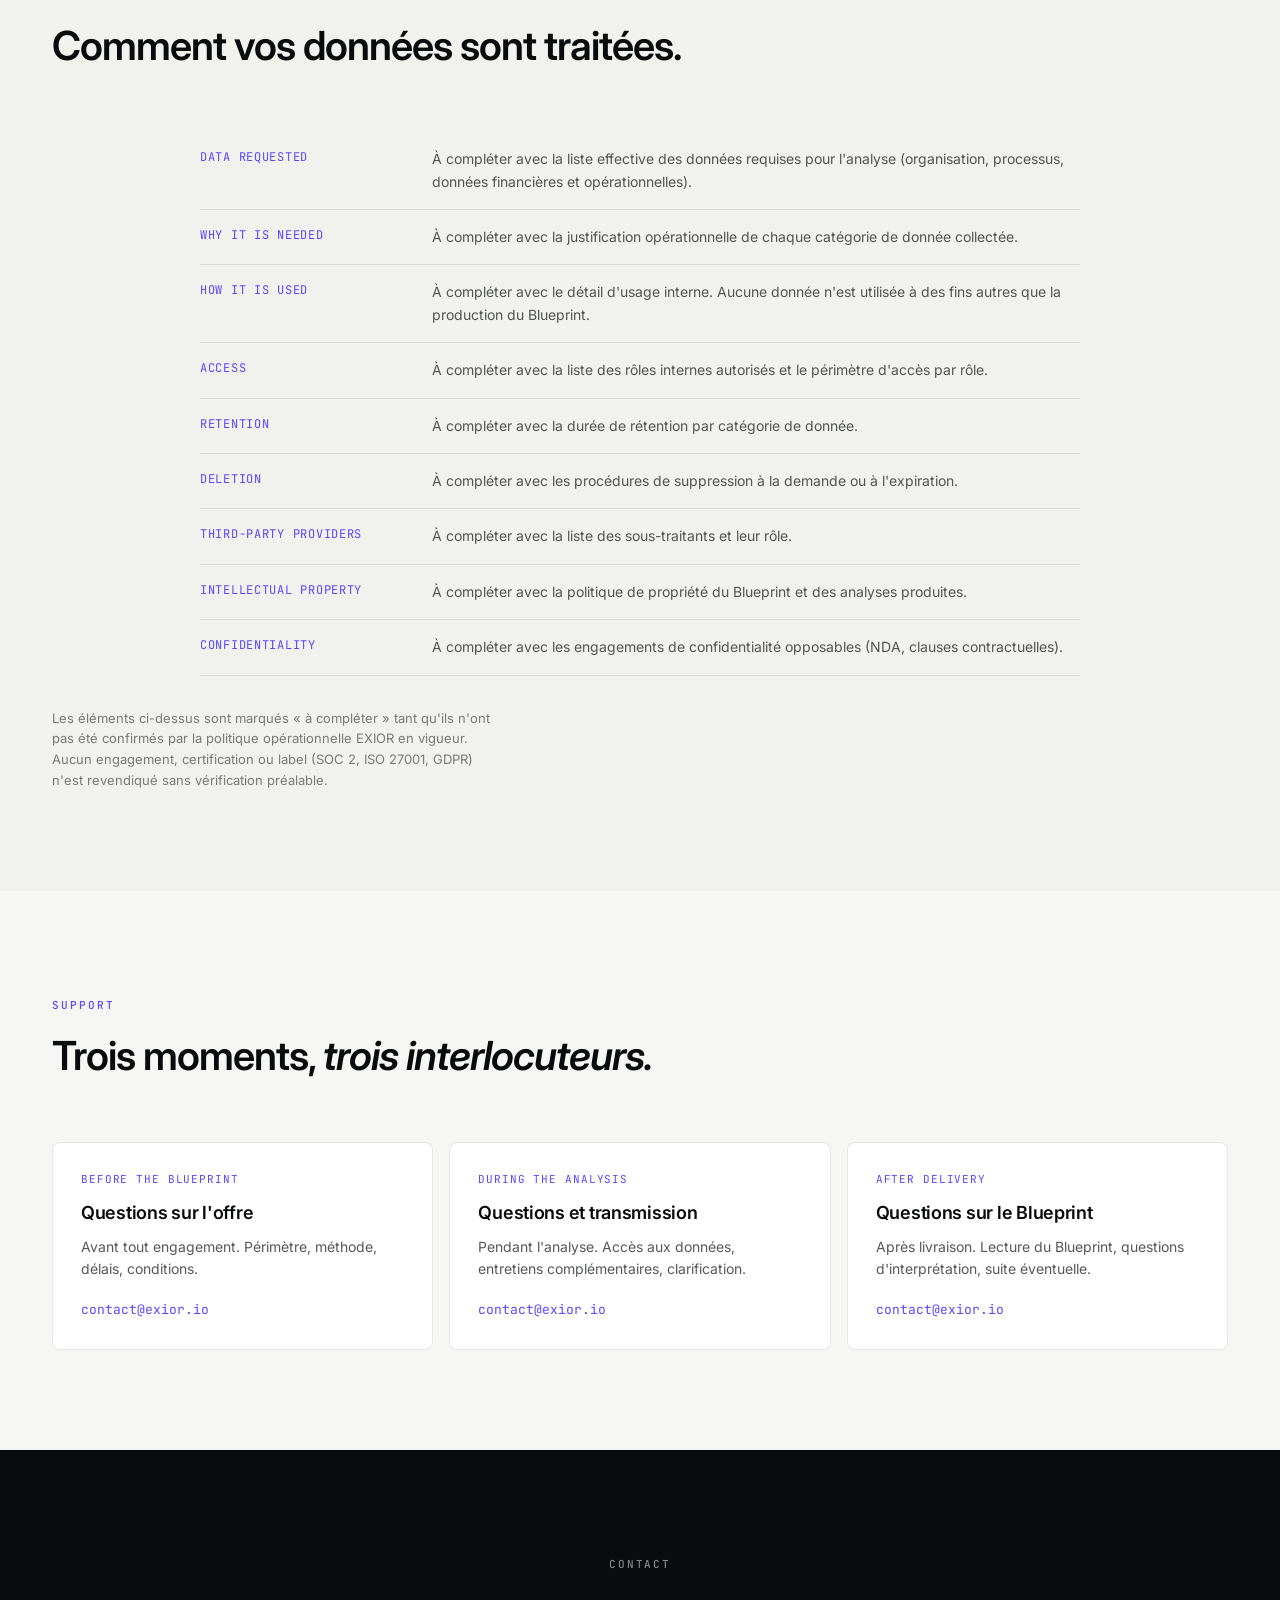
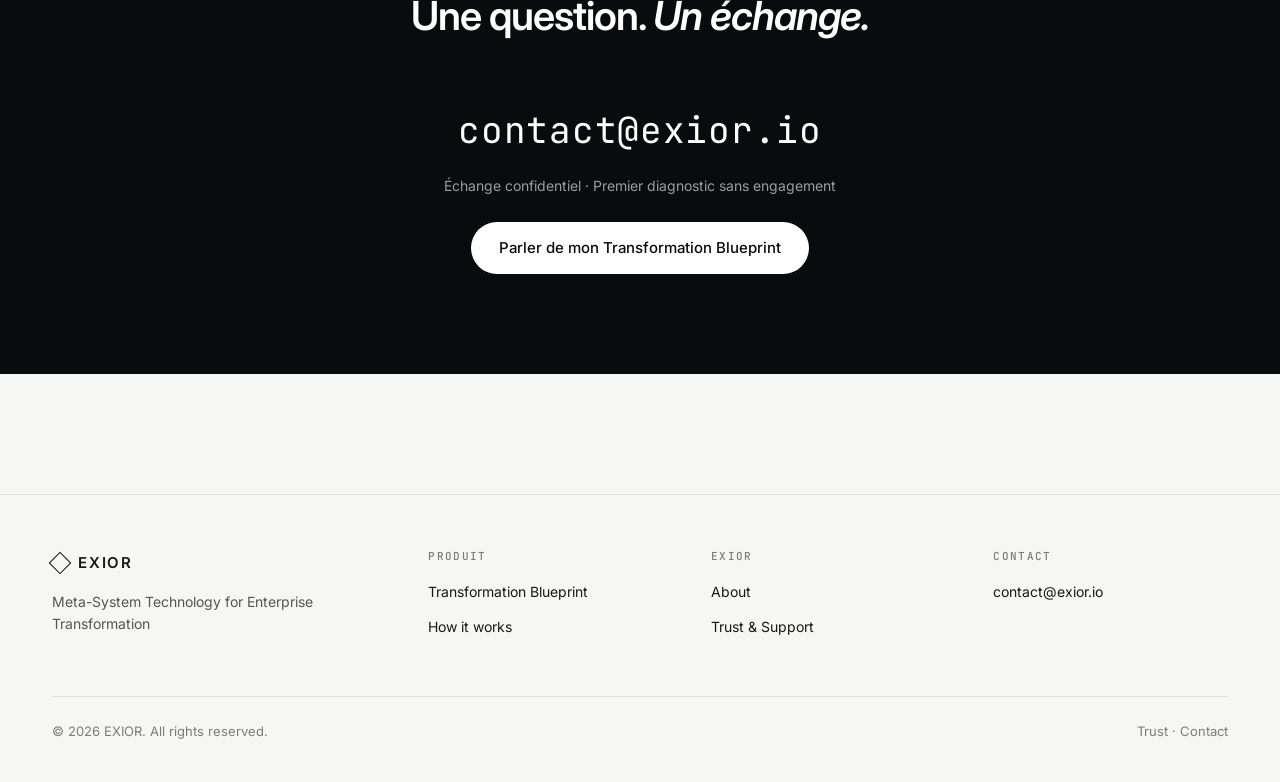
<file: exior-site/trust.html>
<!doctype html>
<html lang="fr">
<head>
<meta charset="utf-8" />
<meta name="viewport" content="width=device-width,initial-scale=1" />
<title>Trust & Support — EXIOR</title>
<meta name="description" content="Des réponses claires avant de confier vos données à EXIOR. FAQ, données et confidentialité, support, contact." />
<link rel="preconnect" href="https://fonts.googleapis.com" />
<link rel="preconnect" href="https://fonts.gstatic.net" crossorigin />
<link href="https://fonts.googleapis.com/css2?family=Inter:wght@400;500;600;700&family=JetBrains+Mono:wght@400;500&display=swap" rel="stylesheet" />
<link rel="stylesheet" href="./design-system.css" />
</head>
<body>

<nav class="nav" id="nav" aria-label="Navigation principale">
  <div class="container nav-inner">
    <a href="./" class="nav-logo"><span class="mark"></span>EXIOR</a>
    <div class="nav-links">
      <a href="./">Transformation Blueprint</a>
      <a href="./how-it-works.html">How it works</a>
      <a href="./about.html">About</a>
      <a href="./trust.html">Trust</a>
    </div>
    <a href="mailto:contact@exior.io?subject=Demande%20de%20Transformation%20Blueprint" class="nav-cta">Obtenir mon Blueprint →</a>
  </div>
</nav>

<main id="main">

<header style="padding: 80px 0 48px;">
  <div class="container container--narrow">
    <div class="section-head center reveal" style="margin-bottom: 0;">
      <span class="section-label">Trust & Support</span>
      <h1>Des réponses claires <span class="italic">avant de confier vos données</span> à EXIOR.</h1>
    </div>
  </div>
</header>

<!-- Internal nav -->
<div class="trust-nav-wrap">
  <div class="container">
    <nav class="trust-nav reveal" aria-label="Sections internes">
      <a href="#faq">FAQ</a>
      <a href="#data">Données &amp; Confidentialité</a>
      <a href="#support">Support</a>
      <a href="#contact">Contact</a>
    </nav>
  </div>
</div>

<!-- 13.1 FAQ -->
<section id="faq">
  <div class="container container--narrow">
    <div class="section-head reveal">
      <span class="section-label">Foire aux questions</span>
      <h2>Avant de commencer.</h2>
    </div>

    <div class="faq-list reveal">
      <div class="faq-item">
        <div class="faq-q">Qu'est-ce que le Transformation Blueprint ?<span class="plus" aria-hidden="true">+</span></div>
        <div class="faq-a">Un dossier structuré qui modélise votre entreprise comme un système, identifie l'architecture cible compte tenu de ce qui est désormais possible, et produit le plan de transformation priorisé. Voir <a href="./how-it-works.html">How it works</a> pour le détail de la méthode.</div>
      </div>
      <div class="faq-item">
        <div class="faq-q">À quelles entreprises s'adresse EXIOR ?<span class="plus" aria-hidden="true">+</span></div>
        <div class="faq-a">Aux organisations dont l'écart entre l'organisation actuelle et l'organisation possible commence à peser sur la marge, la croissance ou la position concurrentielle. La taille et le secteur importent moins que la complexité du système et la disponibilité de données exploitables.</div>
      </div>
      <div class="faq-item">
        <div class="faq-q">EXIOR est-il un audit IA ?<span class="plus" aria-hidden="true">+</span></div>
        <div class="faq-a">Non. Un audit IA examine les usages potentiels de l'IA dans une organisation. EXIOR examine l'organisation entière et la replace face à ce qui est désormais possible, l'IA étant une variable parmi d'autres. Voir <a href="./about.html#positioning">Positioning</a>.</div>
      </div>
      <div class="faq-item">
        <div class="faq-q">EXIOR automatise-t-il uniquement des tâches ?<span class="plus" aria-hidden="true">+</span></div>
        <div class="faq-a">Non. L'automatisation est l'une des huit actions de transformation identifiées par EXIOR (avec Keep, Remove, Augment, Rebuild, Buy, Build, Create). Une transformation pertinente alterne souvent entre plusieurs de ces actions.</div>
      </div>
      <div class="faq-item">
        <div class="faq-q">Quelle granularité atteint l'analyse ?<span class="plus" aria-hidden="true">+</span></div>
        <div class="faq-a">L'analyse descend jusqu'au niveau Task, Decision et Data au sein d'une Function donnée, tout en conservant la vue d'ensemble au niveau Enterprise. Voir la <a href="./how-it-works.html#step-01">Step 01 — Model</a> pour le détail.</div>
      </div>
      <div class="faq-item">
        <div class="faq-q">Quelles informations faut-il fournir ?<span class="plus" aria-hidden="true">+</span></div>
        <div class="faq-a">Un entretien dirigeant, l'accès aux données organisationnelles et opérationnelles utiles, et — si pertinent — des entretiens complémentaires avec les équipes clés. Le périmètre exact est défini au démarrage de chaque engagement.</div>
      </div>
      <div class="faq-item">
        <div class="faq-q">EXIOR peut-il recommander des technologies tierces ?<span class="plus" aria-hidden="true">+</span></div>
        <div class="faq-a">Oui, lorsque c'est pertinent. EXIOR est indépendant et n'a pas d'incitation à pousser un fournisseur particulier. La logique de la recommandation est documentée dans le Blueprint.</div>
      </div>
      <div class="faq-item">
        <div class="faq-q">EXIOR peut-il recommander de conserver des processus humains ?<span class="plus" aria-hidden="true">+</div>
        <div class="faq-a">Oui, et c'est fréquent. Une recommandation de conserver l'humain est aussi valable qu'une recommandation d'automatiser. La décision est économique et opérationnelle, pas idéologique.</div>
      </div>
      <div class="faq-item">
        <div class="faq-q">Les recommandations sont-elles limitées au secteur actuel de l'entreprise ?<span class="plus" aria-hidden="true">+</span></div>
        <div class="faq-a">Non. EXIOR intègre explicitement les nouveaux entrants et les nouveaux modèles économiques dans son analyse. Une recommandation peut inclure un changement de secteur adjacent ou de modèle d'affaires.</div>
      </div>
      <div class="faq-item">
        <div class="faq-q">Comment les hypothèses sont-elles distinguées des faits ?<span class="plus" aria-hidden="true">+</span></div>
        <div class="faq-a">Chaque élément du Blueprint est marqué par un statut explicite : <span class="status-tag status-observed">Observed</span>, <span class="status-tag status-derived">Derived</span>, <span class="status-tag status-hypothesis">Hypothesis</span>, <span class="status-tag status-decision">Decision</span>. Rien n'est jamais mélangé. Voir <a href="./how-it-works.html#step-07">Step 07 — Rigor</a>.</div>
      </div>
      <div class="faq-item">
        <div class="faq-q">EXIOR peut-il ensuite implémenter les transformations ?<span class="plus" aria-hidden="true">+</span></div>
        <div class="faq-a">Oui, si vous le souhaitez. Mais le Blueprint reste complet et exploitable sans mission d'implémentation EXIOR. Voir <a href="./#execution">Execution</a> sur la Home.</div>
      </div>
    </div>
  </div>
</section>

<!-- 13.2 DATA & CONFIDENTIALITY -->
<section id="data" style="background: var(--bg-2);">
  <div class="container">
    <div class="section-head reveal">
      <span class="section-label">Données &amp; Confidentialité</span>
      <h2>Comment vos données sont traitées.</h2>
    </div>
    <div class="data-grid reveal">
      <div class="data-row">
        <div class="data-label">Data requested</div>
        <div class="data-content muted">À compléter avec la liste effective des données requises pour l'analyse (organisation, processus, données financières et opérationnelles).</div>
      </div>
      <div class="data-row">
        <div class="data-label">Why it is needed</div>
        <div class="data-content muted">À compléter avec la justification opérationnelle de chaque catégorie de donnée collectée.</div>
      </div>
      <div class="data-row">
        <div class="data-label">How it is used</div>
        <div class="data-content muted">À compléter avec le détail d'usage interne. Aucune donnée n'est utilisée à des fins autres que la production du Blueprint.</div>
      </div>
      <div class="data-row">
        <div class="data-label">Access</div>
        <div class="data-content muted">À compléter avec la liste des rôles internes autorisés et le périmètre d'accès par rôle.</div>
      </div>
      <div class="data-row">
        <div class="data-label">Retention</div>
        <div class="data-content muted">À compléter avec la durée de rétention par catégorie de donnée.</div>
      </div>
      <div class="data-row">
        <div class="data-label">Deletion</div>
        <div class="data-content muted">À compléter avec les procédures de suppression à la demande ou à l'expiration.</div>
      </div>
      <div class="data-row">
        <div class="data-label">Third-party providers</div>
        <div class="data-content muted">À compléter avec la liste des sous-traitants et leur rôle.</div>
      </div>
      <div class="data-row">
        <div class="data-label">Intellectual property</div>
        <div class="data-content muted">À compléter avec la politique de propriété du Blueprint et des analyses produites.</div>
      </div>
      <div class="data-row">
        <div class="data-label">Confidentiality</div>
        <div class="data-content muted">À compléter avec les engagements de confidentialité opposables (NDA, clauses contractuelles).</div>
      </div>
    </div>
    <p class="reveal" style="margin-top: 32px; color: var(--muted); font-size: 13px; max-width: 56ch;">Les éléments ci-dessus sont marqués « à compléter » tant qu'ils n'ont pas été confirmés par la politique opérationnelle EXIOR en vigueur. Aucun engagement, certification ou label (SOC 2, ISO 27001, GDPR) n'est revendiqué sans vérification préalable.</p>
  </div>
</section>

<!-- 13.3 SUPPORT -->
<section id="support">
  <div class="container">
    <div class="section-head reveal">
      <span class="section-label">Support</span>
      <h2>Trois moments, <span class="italic">trois interlocuteurs.</span></h2>
    </div>
    <div class="support-grid reveal">
      <div class="sup-card">
        <div class="sup-when">Before the Blueprint</div>
        <h3>Questions sur l'offre</h3>
        <p>Avant tout engagement. Périmètre, méthode, délais, conditions.</p>
        <a href="mailto:contact@exior.io" class="sup-link">contact@exior.io</a>
      </div>
      <div class="sup-card">
        <div class="sup-when">During the analysis</div>
        <h3>Questions et transmission</h3>
        <p>Pendant l'analyse. Accès aux données, entretiens complémentaires, clarification.</p>
        <a href="mailto:contact@exior.io" class="sup-link">contact@exior.io</a>
      </div>
      <div class="sup-card">
        <div class="sup-when">After delivery</div>
        <h3>Questions sur le Blueprint</h3>
        <p>Après livraison. Lecture du Blueprint, questions d'interprétation, suite éventuelle.</p>
        <a href="mailto:contact@exior.io" class="sup-link">contact@exior.io</a>
      </div>
    </div>
  </div>
</section>

<!-- 13.4 CONTACT -->
<section id="contact" style="background: var(--fg-bright); color: #fff;">
  <div class="container">
    <div class="section-head center reveal" style="color: #fff;">
      <span class="section-label" style="color: rgba(255,255,255,0.5);">Contact</span>
      <h2 style="color: #fff;">Une question. <span class="italic">Un échange.</span></h2>
    </div>
    <div class="contact-block reveal">
      <a href="mailto:contact@exior.io" class="contact-email">contact@exior.io</a>
      <p>Échange confidentiel · Premier diagnostic sans engagement</p>
      <a href="mailto:contact@exior.io?subject=Demande%20de%20Transformation%20Blueprint" class="btn btn-primary btn-lg" style="margin-top: 24px;">Parler de mon Transformation Blueprint</a>
    </div>
  </div>
</section>

</main>

<footer>
  <div class="container">
    <div class="foot-top">
      <div class="foot-brand">
        <a href="./" class="nav-logo"><span class="mark"></span>EXIOR</a>
        <p>Meta-System Technology for Enterprise Transformation</p>
      </div>
      <div class="foot-col">
        <h4>Produit</h4>
        <ul>
          <li><a href="./">Transformation Blueprint</a></li>
          <li><a href="./how-it-works.html">How it works</a></li>
        </ul>
      </div>
      <div class="foot-col">
        <h4>EXIOR</h4>
        <ul>
          <li><a href="./about.html">About</a></li>
          <li><a href="./trust.html">Trust & Support</a></li>
        </ul>
      </div>
      <div class="foot-col">
        <h4>Contact</h4>
        <ul>
          <li><a href="mailto:contact@exior.io">contact@exior.io</a></li>
        </ul>
      </div>
    </div>
    <div class="foot-bottom">
      <div>© 2026 EXIOR. All rights reserved.</div>
      <div><a href="./trust.html">Trust</a> · <a href="mailto:contact@exior.io">Contact</a></div>
    </div>
  </div>
</footer>

<script>
  // nav scrolled
  const nav = document.getElementById('nav');
  const onScroll = () => nav.classList.toggle('scrolled', window.scrollY > 8);
  document.addEventListener('scroll', onScroll, { passive: true });
  onScroll();

  // FAQ accordion
  document.querySelectorAll('.faq-item').forEach(item => {
    item.addEventListener('click', () => {
      const wasOpen = item.classList.contains('open');
      document.querySelectorAll('.faq-item.open').forEach(i => i.classList.remove('open'));
      if (!wasOpen) item.classList.add('open');
    });
  });

  // reveal
  const io = new IntersectionObserver(entries => {
    entries.forEach(e => { if (e.isIntersecting) { e.target.classList.add('in'); io.unobserve(e.target); } });
  }, { threshold: 0.1, rootMargin: '0px 0px -5% 0px' });
  document.querySelectorAll('.reveal').forEach(el => io.observe(el));
</script>

</body>
</html>

<style>
/* Trust page-specific */
.trust-nav-wrap { position: sticky; top: 64px; z-index: 40; background: rgba(246, 247, 244, 0.85); backdrop-filter: blur(12px); -webkit-backdrop-filter: blur(12px); border-bottom: 1px solid var(--line); padding: 16px 0; margin-bottom: 0; }
.trust-nav { display: flex; gap: 32px; font-size: 13px; font-family: var(--font-mono); letter-spacing: 0.04em; color: var(--muted-2); }
.trust-nav a { transition: color 0.2s; }
.trust-nav a:hover { color: var(--accent); }
@media (max-width: 640px) { .trust-nav { flex-wrap: wrap; gap: 16px; } }

.faq-list { max-width: 760px; margin: 0 auto; }
.faq-item { border-bottom: 1px solid var(--line); padding: 18px 0; cursor: pointer; }
.faq-item:first-child { border-top: 1px solid var(--line); }
.faq-q { display: flex; justify-content: space-between; align-items: flex-start; gap: 24px; font-size: 15px; font-weight: 500; color: var(--fg-bright); line-height: 1.4; }
.faq-q .plus { flex: none; width: 18px; height: 18px; display: grid; place-items: center; color: var(--muted); font-size: 18px; line-height: 1; transition: transform 0.3s, color 0.3s; margin-top: 2px; }
.faq-item.open .plus { transform: rotate(45deg); color: var(--accent); }
.faq-a { color: var(--muted-2); font-size: 14px; line-height: 1.65; max-height: 0; overflow: hidden; transition: max-height 0.4s, margin-top 0.4s; }
.faq-item.open .faq-a { max-height: 600px; margin-top: 12px; }
.faq-a a { color: var(--accent); text-decoration: underline; text-underline-offset: 2px; }
.faq-a .status-tag { font-size: 9px; padding: 2px 6px; display: inline-flex; vertical-align: middle; }

.data-grid { max-width: 880px; margin: 0 auto; }
.data-row { display: grid; grid-template-columns: 200px 1fr; gap: 32px; padding: 16px 0; border-bottom: 1px solid var(--line); align-items: start; }
@media (max-width: 640px) { .data-row { grid-template-columns: 1fr; gap: 4px; } }
.data-label { font-family: var(--font-mono); font-size: 12px; color: var(--accent); letter-spacing: 0.06em; text-transform: uppercase; }
.data-content { font-size: 14px; line-height: 1.6; }

.support-grid { display: grid; grid-template-columns: repeat(3, 1fr); gap: 16px; }
@media (max-width: 860px) { .support-grid { grid-template-columns: 1fr; } }
.sup-card { padding: 28px; background: var(--surface); border: 1px solid var(--line); border-radius: var(--r-md); }
.sup-when { font-family: var(--font-mono); font-size: 11px; color: var(--accent); letter-spacing: 0.08em; text-transform: uppercase; margin-bottom: 12px; }
.sup-card h3 { font-size: 18px; margin-bottom: 12px; }
.sup-card p { font-size: 14px; color: var(--muted-2); line-height: 1.55; margin-bottom: 16px; }
.sup-link { font-family: var(--font-mono); font-size: 13px; color: var(--accent); display: inline-block; }

.contact-block { text-align: center; max-width: 600px; margin: 0 auto; }
.contact-email { display: block; font-family: var(--font-mono); font-size: clamp(24px, 3vw, 36px); color: #fff; margin-bottom: 16px; letter-spacing: 0.02em; }
.contact-block p { color: rgba(255,255,255,0.6); font-size: 14px; }
.contact-block .btn-primary { background: #fff; color: var(--fg-bright); }
.contact-block .btn-primary:hover { background: var(--accent); color: #fff; }
</style>
</file>
<file: exior-site/design-system.css>
/* ============================================================
   EXIOR DESIGN SYSTEM
   Direction artistique : ivoire + graphite + violet maîtrisé
   ============================================================ */

:root {
  /* BASE */
  --bg: #F6F7F4;
  --bg-2: #F1F2EE;
  --surface: #FFFFFF;
  --surface-2: #FAFAF8;
  --fg: #151719;
  --fg-bright: #0A0B0D;
  --muted: rgba(21, 23, 25, 0.55);
  --muted-2: rgba(21, 23, 25, 0.72);
  --line: rgba(21, 23, 25, 0.10);
  --line-2: rgba(21, 23, 25, 0.18);
  --line-3: rgba(21, 23, 25, 0.28);

  /* ACCENT */
  --accent: #5B47FF;
  --accent-2: #4A38E6;
  --accent-soft: rgba(91, 71, 255, 0.08);
  --accent-line: rgba(91, 71, 255, 0.22);

  /* DATA SURFACE */
  --data-bg: #EEF1F8;
  --data-fg: #1E2A4A;

  /* STATUS */
  --status-ok: #1E7A4A;
  --status-derived: #5B47FF;
  --status-hyp: #B8860B;
  --status-decision: #0A0B0D;

  /* RADII */
  --r-sm: 4px;
  --r-md: 8px;
  --r-lg: 12px;
  --r-pill: 999px;

  /* LAYOUT */
  --maxw: 1240px;
  --gutter: 32px;

  /* TYPE */
  --font-body: "Inter", system-ui, -apple-system, sans-serif;
  --font-mono: "JetBrains Mono", ui-monospace, "SF Mono", monospace;

  --focus-ring: 0 0 0 2px var(--accent);
  --focus-offset: 2px;
}

/* ============================================================
   RESET
   ============================================================ */
*, *::before, *::after { box-sizing: border-box; }
html { scroll-behavior: smooth; }
body {
  margin: 0;
  background: var(--bg);
  color: var(--fg);
  font-family: var(--font-body);
  font-size: 16px;
  line-height: 1.6;
  font-weight: 400;
  -webkit-font-smoothing: antialiased;
  text-rendering: optimizeLegibility;
  overflow-x: hidden;
}
img, svg { max-width: 100%; display: block; }
a { color: inherit; text-decoration: none; }
button { font: inherit; cursor: pointer; border: 0; background: none; color: inherit; }

.container { width: 100%; max-width: var(--maxw); margin: 0 auto; padding: 0 var(--gutter); }
.container--narrow { max-width: 880px; }
.container--wide { max-width: 1400px; }

:focus-visible { outline: 0; box-shadow: var(--focus-ring); outline-offset: var(--focus-offset); border-radius: var(--r-sm); }

/* ============================================================
   TYPE
   ============================================================ */
h1, h2, h3, h4 { margin: 0; color: var(--fg-bright); font-weight: 600; letter-spacing: -0.03em; line-height: 1.08; }
h1 { font-size: clamp(40px, 5.4vw, 64px); letter-spacing: -0.035em; line-height: 1.04; }
h2 { font-size: clamp(28px, 3.4vw, 40px); letter-spacing: -0.025em; line-height: 1.1; }
h3 { font-size: 20px; font-weight: 600; letter-spacing: -0.015em; line-height: 1.3; }
h4 { font-size: 15px; font-weight: 600; letter-spacing: -0.01em; }
p { margin: 0; }
.mono { font-family: var(--font-mono); }
.lede { color: var(--fg); font-size: 18px; line-height: 1.55; max-width: 56ch; }
.muted { color: var(--muted-2); }
.italic { font-style: italic; }

/* ============================================================
   BUTTONS
   ============================================================ */
.btn {
  display: inline-flex; align-items: center; justify-content: center; gap: 8px;
  height: 44px; padding: 0 22px;
  border-radius: var(--r-pill);
  font-weight: 500; font-size: 14px; line-height: 1;
  transition: background 0.2s, color 0.2s, border-color 0.2s;
  white-space: nowrap;
}
.btn-primary { background: var(--fg-bright); color: #fff; }
.btn-primary:hover { background: var(--accent); }
.btn-secondary { background: transparent; color: var(--fg-bright); border: 1px solid var(--line-3); }
.btn-secondary:hover { border-color: var(--fg-bright); }
.btn-ghost { background: transparent; color: var(--fg-bright); padding: 0 4px; height: auto; }
.btn-ghost:hover { color: var(--accent); }
.btn-lg { height: 52px; padding: 0 28px; font-size: 15px; }

/* ============================================================
   SECTION LABEL — eyebrow mono uppercase
   ============================================================ */
.section-label {
  display: inline-block;
  font-family: var(--font-mono);
  font-size: 11px;
  letter-spacing: 0.18em;
  text-transform: uppercase;
  color: var(--accent);
  font-weight: 500;
  margin-bottom: 20px;
}
.section-label--neutral { color: var(--muted); }

.section-head { margin-bottom: 64px; }
.section-head.center { text-align: center; max-width: 720px; margin-left: auto; margin-right: auto; }
.section-head p { color: var(--muted-2); font-size: 17px; line-height: 1.55; margin-top: 16px; max-width: 60ch; }
.section-head.center p { margin-left: auto; margin-right: auto; }
.section-head.left p { margin-right: auto; }

/* ============================================================
   NAVBAR
   ============================================================ */
.nav { position: sticky; top: 0; z-index: 50; backdrop-filter: blur(14px); -webkit-backdrop-filter: blur(14px); background: rgba(246, 247, 244, 0.78); border-bottom: 1px solid transparent; }
.nav.scrolled { border-color: var(--line); }
.nav-inner { display: flex; align-items: center; justify-content: space-between; height: 64px; }
.nav-logo { display: inline-flex; align-items: center; gap: 10px; font-weight: 600; font-size: 15px; letter-spacing: 0.12em; text-transform: uppercase; }
.nav-logo .mark { width: 16px; height: 16px; border: 1.5px solid var(--fg-bright); transform: rotate(45deg); display: inline-block; }
.nav-links { display: flex; gap: 32px; font-size: 14px; color: var(--fg); }
.nav-links a { transition: color 0.2s; }
.nav-links a:hover { color: var(--accent); }
.nav-cta { font-size: 13px; font-weight: 500; color: var(--accent); display: inline-flex; align-items: center; gap: 6px; }
.nav-cta:hover { color: var(--accent-2); }
@media (max-width: 860px) { .nav-links { display: none; } }

/* ============================================================
   FOOTER
   ============================================================ */
footer { border-top: 1px solid var(--line); padding: 56px 0 40px; margin-top: 120px; }
.foot-top { display: grid; grid-template-columns: 1.4fr 1fr 1fr 1fr; gap: 48px; }
@media (max-width: 860px) { .foot-top { grid-template-columns: 1fr 1fr; } }
@media (max-width: 540px) { .foot-top { grid-template-columns: 1fr; } }
.foot-brand .nav-logo { margin-bottom: 16px; }
.foot-brand p { color: var(--muted-2); font-size: 14px; line-height: 1.6; max-width: 36ch; }
.foot-col h4 { font-family: var(--font-mono); font-size: 11px; letter-spacing: 0.12em; text-transform: uppercase; color: var(--muted); font-weight: 500; margin-bottom: 16px; }
.foot-col ul { list-style: none; padding: 0; margin: 0; display: flex; flex-direction: column; gap: 10px; }
.foot-col a { font-size: 14px; color: var(--fg); transition: color 0.2s; }
.foot-col a:hover { color: var(--accent); }
.foot-bottom { margin-top: 56px; padding-top: 24px; border-top: 1px solid var(--line); display: flex; justify-content: space-between; align-items: center; flex-wrap: wrap; gap: 12px; color: var(--muted); font-size: 13px; }
.foot-bottom a { color: var(--muted); }
.foot-bottom a:hover { color: var(--fg); }

/* ============================================================
   PANELS — surface containers
   ============================================================ */
.panel { background: var(--surface); border: 1px solid var(--line); border-radius: var(--r-md); }
.panel--2 { background: var(--surface-2); }
.panel--data { background: var(--data-bg); border-color: var(--line); }
.panel--dark { background: var(--fg-bright); color: #fff; border-color: transparent; }
.panel--dark .mono { color: rgba(255, 255, 255, 0.6); }
.panel-pad-sm { padding: 16px; }
.panel-pad-md { padding: 24px; }
.panel-pad-lg { padding: 40px; }

/* ============================================================
   METRIC — mono number + label
   ============================================================ */
.metric { display: flex; flex-direction: column; gap: 4px; }
.metric .val { font-family: var(--font-mono); font-size: 24px; font-weight: 500; color: var(--fg-bright); letter-spacing: -0.01em; line-height: 1.1; }
.metric .val--lg { font-size: 32px; }
.metric .val--xl { font-size: 40px; }
.metric .label { font-family: var(--font-mono); font-size: 11px; color: var(--muted); letter-spacing: 0.06em; text-transform: uppercase; }
.metric-row { display: flex; gap: 32px; flex-wrap: wrap; }
.metric-row .metric { min-width: 80px; }

/* ============================================================
   DATA TAGS & STATUS TAGS
   ============================================================ */
.data-tag {
  display: inline-flex; align-items: center; gap: 6px;
  font-family: var(--font-mono); font-size: 11px; letter-spacing: 0.04em;
  padding: 4px 10px; border: 1px solid var(--line-2); border-radius: var(--r-sm);
  color: var(--muted-2); background: var(--surface);
  white-space: nowrap;
}
.data-tag--ink { color: var(--fg-bright); border-color: var(--line-3); }
.data-tag--accent { color: var(--accent); border-color: var(--accent-line); background: var(--accent-soft); }
.status-tag {
  display: inline-flex; align-items: center; gap: 6px;
  font-family: var(--font-mono); font-size: 10px; letter-spacing: 0.1em; text-transform: uppercase;
  padding: 4px 8px; border: 1px solid; border-radius: var(--r-sm);
  font-weight: 500;
}
.status-tag::before { content: ""; width: 5px; height: 5px; border-radius: 50%; background: currentColor; }
.status-observed { color: var(--status-ok); border-color: rgba(30, 122, 74, 0.3); background: rgba(30, 122, 74, 0.05); }
.status-derived { color: var(--accent); border-color: var(--accent-line); background: var(--accent-soft); }
.status-hypothesis { color: var(--status-hyp); border-color: rgba(184, 134, 11, 0.3); background: rgba(184, 134, 11, 0.05); }
.status-decision { color: var(--status-decision); border-color: var(--line-3); background: var(--bg-2); }

/* ============================================================
   EVIDENCE TAGS — KEEP / REMOVE / etc.
   ============================================================ */
.evidence-tag {
  display: inline-flex; align-items: center; gap: 8px;
  font-family: var(--font-mono); font-size: 11px; letter-spacing: 0.06em;
  padding: 6px 12px; border: 1px solid var(--line-2); border-radius: var(--r-pill);
  color: var(--fg-bright); background: var(--surface);
  white-space: nowrap;
}
.evidence-tag::before { content: ""; width: 6px; height: 6px; border-radius: 50%; background: var(--accent); }
.evidence-tag--keep::before { background: var(--status-ok); }
.evidence-tag--remove::before { background: var(--muted); }
.evidence-tag--automate::before { background: var(--accent); }
.evidence-tag--augment::before { background: var(--status-derived); }
.evidence-tag--rebuild::before { background: var(--fg-bright); }
.evidence-tag--buy::before { background: var(--status-hyp); }
.evidence-tag--build::before { background: var(--fg-bright); }
.evidence-tag--create::before { background: var(--accent); }

/* ============================================================
   SYSTEM NODES — for diagrams
   ============================================================ */
.node {
  display: inline-flex; flex-direction: column; gap: 4px;
  padding: 12px 16px; border: 1px solid var(--line-2); border-radius: var(--r-md);
  background: var(--surface); min-width: 0;
}
.node .node-label { font-family: var(--font-mono); font-size: 10px; letter-spacing: 0.08em; text-transform: uppercase; color: var(--muted); }
.node .node-name { font-size: 14px; font-weight: 500; color: var(--fg-bright); }
.node--center { background: var(--fg-bright); border-color: var(--fg-bright); color: #fff; }
.node--center .node-label { color: rgba(255, 255, 255, 0.6); }
.node--center .node-name { color: #fff; }
.node--accent { background: var(--accent-soft); border-color: var(--accent-line); }
.node--accent .node-name { color: var(--accent); }
.node--data { background: var(--data-bg); border-color: var(--line); }

/* ============================================================
   BLUEPRINT PANEL — document-style
   ============================================================ */
.blueprint {
  background: var(--surface);
  border: 1px solid var(--line-2);
  border-radius: var(--r-md);
  font-family: var(--font-body);
}
.blueprint-head { padding: 20px 28px; border-bottom: 1px solid var(--line); display: flex; align-items: center; justify-content: space-between; gap: 16px; flex-wrap: wrap; }
.blueprint-head .meta { display: flex; flex-direction: column; gap: 4px; }
.blueprint-head .label { font-family: var(--font-mono); font-size: 10px; color: var(--accent); letter-spacing: 0.1em; text-transform: uppercase; font-weight: 500; }
.blueprint-head .title { font-size: 15px; font-weight: 600; color: var(--fg-bright); }
.blueprint-head .ref { font-family: var(--font-mono); font-size: 11px; color: var(--muted); }
.blueprint-body { padding: 28px; }
.blueprint-section { padding: 20px 0; border-bottom: 1px solid var(--line); }
.blueprint-section:last-child { border-bottom: 0; padding-bottom: 0; }
.blueprint-section:first-child { padding-top: 0; }
.blueprint-section .section-title { font-family: var(--font-mono); font-size: 11px; color: var(--muted); letter-spacing: 0.1em; text-transform: uppercase; margin-bottom: 12px; display: flex; align-items: center; gap: 8px; }
.blueprint-section .content { font-size: 14px; line-height: 1.7; color: var(--fg); }
.blueprint-section .content ul { list-style: none; padding: 0; margin: 0; display: flex; flex-direction: column; gap: 6px; }
.blueprint-section .content li { display: flex; gap: 10px; }
.blueprint-section .content li::before { content: "—"; color: var(--muted); flex: none; }
.blueprint-foot { padding: 16px 28px; border-top: 1px solid var(--line); display: flex; justify-content: space-between; font-family: var(--font-mono); font-size: 10px; color: var(--muted); letter-spacing: 0.06em; text-transform: uppercase; }
.blueprint--illustrative { border-color: var(--status-hyp); }
.blueprint--illustrative::before { content: "ILLUSTRATIVE EXAMPLE"; display: block; background: rgba(184, 134, 11, 0.08); color: var(--status-hyp); font-family: var(--font-mono); font-size: 10px; letter-spacing: 0.12em; text-align: center; padding: 6px; border-radius: var(--r-md) var(--r-md) 0 0; border-bottom: 1px solid rgba(184, 134, 11, 0.2); }

/* ============================================================
   COMPARISON PANEL — current vs target
   ============================================================ */
.compare { display: grid; grid-template-columns: 1fr 1fr; gap: 0; border: 1px solid var(--line-2); border-radius: var(--r-md); overflow: hidden; }
@media (max-width: 760px) { .compare { grid-template-columns: 1fr; } }
.compare-side { padding: 32px; }
.compare-side + .compare-side { border-left: 1px solid var(--line); }
@media (max-width: 760px) { .compare-side + .compare-side { border-left: 0; border-top: 1px solid var(--line); } }
.compare-side .label { font-family: var(--font-mono); font-size: 10px; color: var(--muted); letter-spacing: 0.12em; text-transform: uppercase; margin-bottom: 12px; }
.compare-side.target .label { color: var(--accent); }
.compare-side .heading { font-size: 18px; font-weight: 600; color: var(--fg-bright); margin-bottom: 16px; }
.compare-side .body { font-size: 14px; line-height: 1.6; color: var(--muted-2); }
.compare-side ul { list-style: none; padding: 0; margin: 12px 0 0; display: flex; flex-direction: column; gap: 8px; }
.compare-side li { display: flex; gap: 10px; font-size: 14px; color: var(--fg); }
.compare-side li::before { content: "—"; color: var(--muted); flex: none; }
.compare-side.target li { color: var(--fg-bright); }
.compare-side.target li::before { color: var(--accent); }

/* ============================================================
   PROCESS STEP — numbered
   ============================================================ */
.process-step { display: flex; flex-direction: column; gap: 12px; padding: 28px; border: 1px solid var(--line); border-radius: var(--r-md); background: var(--surface); position: relative; }
.process-step .num { font-family: var(--font-mono); font-size: 11px; color: var(--accent); letter-spacing: 0.1em; font-weight: 500; }
.process-step h3 { font-size: 20px; font-weight: 600; }
.process-step p { font-size: 14px; line-height: 1.6; color: var(--muted-2); }
.process-step .out { font-family: var(--font-mono); font-size: 11px; color: var(--muted); margin-top: auto; padding-top: 12px; border-top: 1px solid var(--line); letter-spacing: 0.04em; }

/* ============================================================
   TRANSFORMATION ACTION — KEEP / REMOVE / etc.
   ============================================================ */
.tx-action { display: flex; flex-direction: column; gap: 12px; padding: 24px; border: 1px solid var(--line); border-radius: var(--r-md); background: var(--surface); }
.tx-action .head { display: flex; align-items: center; gap: 12px; }
.tx-action .head .label { font-family: var(--font-mono); font-size: 11px; letter-spacing: 0.1em; text-transform: uppercase; color: var(--fg-bright); font-weight: 600; }
.tx-action .head .tag-mark { width: 8px; height: 8px; border-radius: 50%; background: var(--accent); flex: none; }
.tx-action .head .tag-mark--keep { background: var(--status-ok); }
.tx-action .head .tag-mark--remove { background: var(--muted); }
.tx-action .head .tag-mark--automate { background: var(--accent); }
.tx-action .head .tag-mark--augment { background: var(--status-derived); }
.tx-action .head .tag-mark--rebuild { background: var(--fg-bright); }
.tx-action .head .tag-mark--buy { background: var(--status-hyp); }
.tx-action .head .tag-mark--build { background: var(--fg-bright); }
.tx-action .head .tag-mark--create { background: var(--accent); }
.tx-action p { font-size: 13px; line-height: 1.5; color: var(--muted-2); }

/* ============================================================
   FAQ ITEM
   ============================================================ */
.faq-item { border-bottom: 1px solid var(--line); padding: 20px 0; cursor: pointer; }
.faq-item:first-child { border-top: 1px solid var(--line); }
.faq-q { display: flex; justify-content: space-between; align-items: center; gap: 24px; font-size: 16px; font-weight: 500; color: var(--fg-bright); }
.faq-q .plus { flex: none; width: 20px; height: 20px; display: grid; place-items: center; color: var(--muted); transition: transform 0.3s, color 0.3s; }
.faq-item.open .plus { transform: rotate(45deg); color: var(--accent); }
.faq-a { color: var(--muted-2); font-size: 14px; line-height: 1.6; max-height: 0; overflow: hidden; transition: max-height 0.4s, margin-top 0.4s; }
.faq-item.open .faq-a { max-height: 400px; margin-top: 12px; }

/* ============================================================
   CTA BLOCK
   ============================================================ */
.cta-block { text-align: center; padding: 80px 32px; border: 1px solid var(--line-2); border-radius: var(--r-md); background: var(--surface); }
.cta-block .eyebrow { margin-bottom: 20px; }
.cta-block h2 { max-width: 18ch; margin: 0 auto 16px; }
.cta-block p { color: var(--muted-2); font-size: 16px; max-width: 48ch; margin: 0 auto 40px; }
.cta-block .actions { display: flex; gap: 12px; justify-content: center; flex-wrap: wrap; }
.cta-block .foot { margin-top: 20px; font-size: 12px; color: var(--muted); }
.cta-block--dark { background: var(--fg-bright); color: #fff; border-color: transparent; }
.cta-block--dark h2 { color: #fff; }
.cta-block--dark p { color: rgba(255, 255, 255, 0.7); }
.cta-block--dark .btn-primary { background: #fff; color: var(--fg-bright); }
.cta-block--dark .btn-primary:hover { background: var(--accent); color: #fff; }
.cta-block--dark .btn-secondary { border-color: rgba(255, 255, 255, 0.3); color: #fff; }
.cta-block--dark .btn-secondary:hover { border-color: #fff; }

/* ============================================================
   SECTIONS
   ============================================================ */
section { padding: 100px 0; position: relative; }
@media (max-width: 760px) { section { padding: 64px 0; } }

/* ============================================================
   REVEAL
   ============================================================ */
.reveal { opacity: 0; transform: translateY(12px); transition: opacity 0.7s ease, transform 0.7s ease; }
.reveal.in { opacity: 1; transform: none; }
@media (prefers-reduced-motion: reduce) {
  *, *::before, *::after { animation-duration: 0.01ms !important; transition-duration: 0.01ms !important; scroll-behavior: auto !important; }
  .reveal { opacity: 1; transform: none; }
}

/* ============================================================
   PAGE-SPECIFIC HELPERS
   ============================================================ */
.divider { height: 1px; background: var(--line); border: 0; margin: 0; }
.hero-eyebrow { display: inline-block; font-family: var(--font-mono); font-size: 12px; letter-spacing: 0.16em; text-transform: uppercase; color: var(--accent); font-weight: 500; padding: 8px 14px; border: 1px solid var(--accent-line); border-radius: var(--r-pill); background: var(--accent-soft); }
.kicker-list { list-style: none; padding: 0; margin: 24px 0 0; display: flex; gap: 24px; flex-wrap: wrap; }
.kicker-list li { font-family: var(--font-mono); font-size: 12px; color: var(--muted-2); display: flex; align-items: center; gap: 8px; }
.kicker-list li::before { content: ""; width: 4px; height: 4px; border-radius: 50%; background: var(--accent); }
</file>
